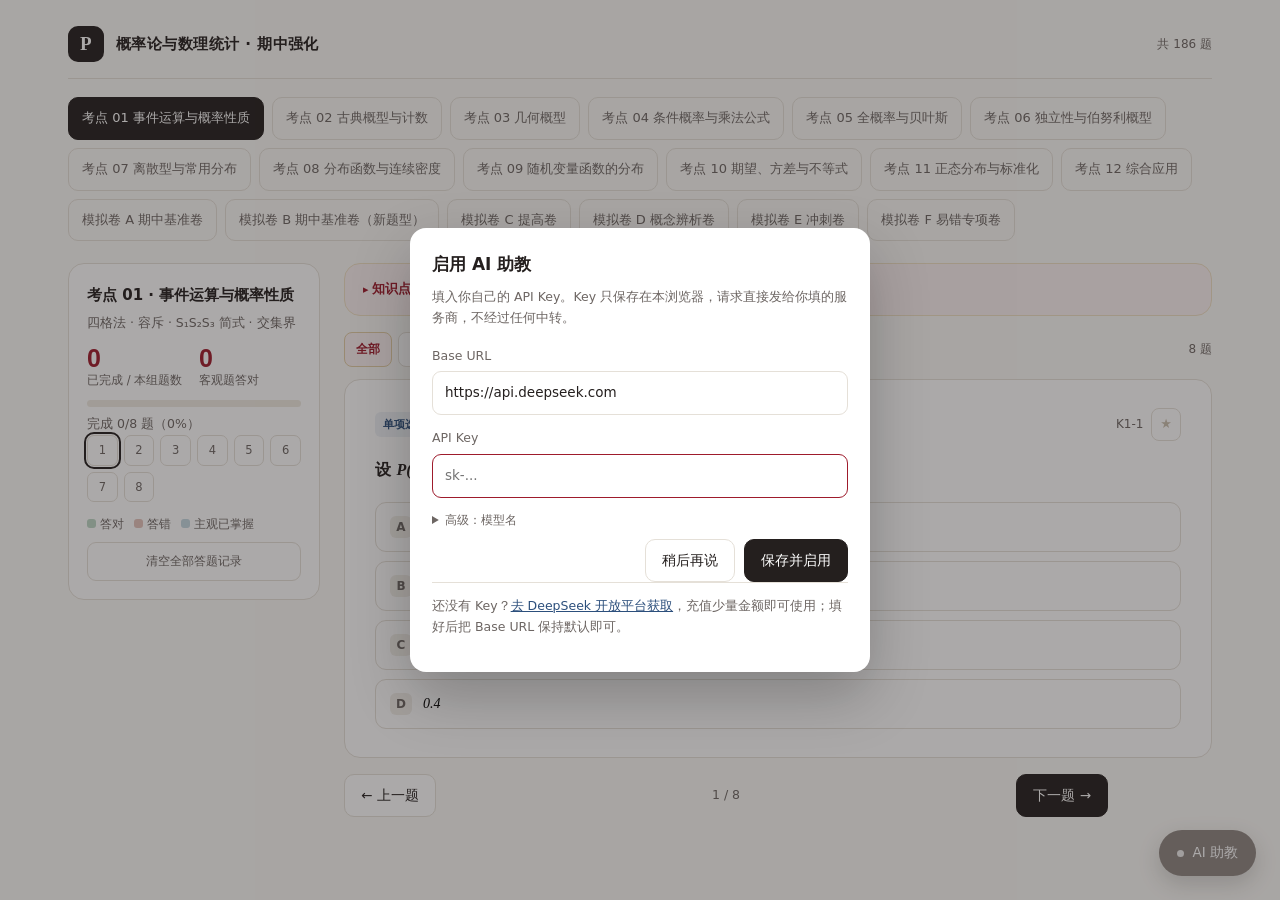
<file: docs/index.html>
<!doctype html>
<html lang="zh-CN">
<head>
<meta charset="utf-8">
<meta name="viewport" content="width=device-width, initial-scale=1, viewport-fit=cover">
<meta name="color-scheme" content="light">
<meta name="theme-color" content="#faf9f6">
<title>概率论与数理统计 · 期中强化</title>
<style>
:root{--bg:#faf9f6;--surface:#fff;--ink:#241f1e;--muted:#6d6663;--line:#e5e0d8;--gold:#9E1B2C;--gold-bg:#fbf1f1;--blue:#2c4f7c;--blue-bg:#eef2f7;--green:#2f6b4f;--green-bg:#edf4ef;--red:#a33e32;--red-bg:#fbeeea;--radius:16px}
*{box-sizing:border-box}
html{-webkit-text-size-adjust:100%}
body{margin:0;background:var(--bg);color:var(--ink);font:15px/1.75 "Microsoft YaHei","PingFang SC",system-ui,sans-serif}
button,input,select,textarea{font:inherit}
button{cursor:pointer;transition:background .15s,border-color .15s,color .15s;touch-action:manipulation;-webkit-tap-highlight-color:transparent}
button:disabled{cursor:default}
a{color:var(--blue)}
.wrap{max-width:1200px;margin:0 auto;padding:26px 28px 46px}
.topbar{display:flex;justify-content:space-between;align-items:center;gap:14px;padding-bottom:16px;border-bottom:1px solid var(--line)}
.brand{display:flex;align-items:center;gap:12px;font-weight:700;letter-spacing:.03em;min-width:0}
.brandmark{display:grid;place-items:center;background:var(--ink);color:#fff;border-radius:10px;width:36px;height:36px;flex:0 0 36px;font-family:Georgia,serif;font-size:19px}
.brand>span:last-child{overflow:hidden;text-overflow:ellipsis;white-space:nowrap}
.topnote{color:var(--muted);font-size:12px;text-align:right;white-space:nowrap}
.tabs{display:flex;flex-wrap:wrap;gap:8px;margin:18px 0 22px}
.tab{background:transparent;border:1px solid var(--line);border-radius:10px;padding:9px 13px;color:var(--muted);font-size:13px}
.tab:hover{border-color:#cfc7b8;color:var(--ink)}
.tab[aria-selected="true"]{background:var(--ink);border-color:var(--ink);color:#fff}
.layout{display:grid;grid-template-columns:252px minmax(0,1fr);gap:24px;align-items:start}
.sidebar{position:sticky;top:18px}
.panel{background:var(--surface);border:1px solid var(--line);border-radius:var(--radius);padding:18px}
.panel+.panel{margin-top:14px}
.panel h2{font-size:15px;margin:0 0 4px}
.panel p{margin:0;font-size:12.5px;color:var(--muted)}
.pack-subtitle{font-size:12px;color:var(--muted);margin:0 0 12px;line-height:1.6}
.stats{display:grid;grid-template-columns:1fr 1fr;gap:10px;margin:12px 0}
.stat-number{font:700 25px/1.1 -apple-system,"Segoe UI",Roboto,"PingFang SC",sans-serif;color:var(--gold);font-variant-numeric:lining-nums tabular-nums}
.stat-label{font-size:11.5px;color:var(--muted);line-height:1.4}
.progress{height:7px;background:#efeae1;border-radius:99px;overflow:hidden;margin:10px 0 6px}
.progress span{display:block;height:100%;width:0;background:var(--gold);transition:width .25s}
.progress-caption{font-size:11.5px;color:var(--muted);margin:0 0 12px}
.map{display:grid;grid-template-columns:repeat(6,minmax(0,1fr));gap:6px}
.map button{aspect-ratio:1;border:1px solid var(--line);background:#fff;border-radius:7px;font-size:11.5px;color:var(--muted);padding:0;position:relative}
.map button:hover{border-color:#c9bfae}
.map button.done{background:var(--green-bg);border-color:#bcd6c5;color:var(--green);font-weight:700}
.map button.wrong{background:var(--red-bg);border-color:#e3c3bb;color:var(--red);font-weight:700}
.map button.mastered{background:var(--blue-bg);border-color:#c3d7e0;color:var(--blue);font-weight:700}
.map button.current{outline:2px solid var(--ink);outline-offset:1px}
.map button.star::after{content:"★";position:absolute;top:-2px;right:1px;font-size:8px;color:var(--gold)}
.legend{display:flex;flex-wrap:wrap;gap:10px;margin-top:12px;font-size:11.5px;color:var(--muted)}
.legend i{display:inline-block;width:9px;height:9px;border-radius:3px;margin-right:4px}
.legend .g{background:#bcd6c5}.legend .r{background:#e3c3bb}.legend .b{background:#c3d7e0}
.save-label{font-size:11px;color:var(--muted);margin-top:12px}
.save-label.error{color:var(--red)}
.reset{width:100%;margin-top:8px;background:#fff;border:1px solid var(--line);border-radius:9px;padding:8px;font-size:12px;color:var(--muted)}
.reset:hover{border-color:var(--red);color:var(--red)}
.main{min-width:0}
.notes{background:var(--gold-bg);border:1px solid #efe0c4;border-radius:var(--radius);padding:14px 18px;margin-bottom:16px;font-size:13px}
.notes summary{cursor:pointer;font-weight:700;color:var(--gold);font-size:13px;list-style:none}
.notes summary::-webkit-details-marker{display:none}
.notes summary::before{content:"▸ ";font-size:11px}
.notes[open] summary::before{content:"▾ "}
.notes .notes-body{margin-top:10px;color:#5b554c;line-height:1.85}
.notes .notes-body p{margin:0 0 6px}
.notes .notes-body ul{margin:4px 0 8px 1.2em;padding:0}
.notes .notes-body li{margin:3px 0;padding-left:2px}
.notes .notes-body p:last-child{margin:0}
.sol ul{margin:6px 0 8px 1.2em;padding:0}
.sol li{margin:4px 0}
.toolbar{display:flex;align-items:center;justify-content:space-between;gap:10px;margin-bottom:12px;flex-wrap:wrap}
.filters{display:flex;gap:6px;flex-wrap:wrap}
.filter{background:#fff;border:1px solid var(--line);border-radius:8px;padding:6px 11px;font-size:12px;color:var(--muted)}
.filter[aria-pressed="true"]{background:var(--gold-bg);border-color:#e2cda5;color:var(--gold);font-weight:700}
.filter-count{font-size:12px;color:var(--muted)}
.card{background:var(--surface);border:1px solid var(--line);border-radius:var(--radius);padding:28px 30px;min-height:340px}
.qtop{display:flex;align-items:center;gap:8px;margin-bottom:14px;flex-wrap:wrap}
.badge{font-size:11px;padding:3px 8px;border-radius:6px;background:var(--blue-bg);color:var(--blue);font-weight:700}
.badge.pts{background:var(--gold-bg);color:var(--gold);border:1px solid rgba(158,27,44,.18)}
.badge.chap{background:#f2efe9;color:var(--muted)}
.qid{font-size:12px;color:var(--muted);margin-left:auto}
.star{background:none;border:1px solid var(--line);border-radius:8px;padding:4px 8px;font-size:13px;color:#c9bfae}
.star[aria-pressed="true"]{color:var(--gold);border-color:#e2cda5;background:var(--gold-bg)}
.stem{font-size:16px;line-height:1.85;margin:0 0 18px;font-weight:600}
.stem .sub{font-weight:400;color:var(--muted);font-size:13.5px}
.opts{display:flex;flex-direction:column;gap:9px}
.opt{display:flex;gap:11px;align-items:flex-start;text-align:left;background:#fff;border:1px solid var(--line);border-radius:11px;padding:12px 14px;font-size:14px;line-height:1.7;width:100%}
.opt:hover{border-color:#cfc7b8;background:#fdfcfa}
.opt .k{flex:0 0 22px;height:22px;border-radius:6px;background:#f2efe9;color:var(--muted);display:grid;place-items:center;font-size:12px;font-weight:700;margin-top:1px}
.opt.picked{border-color:var(--ink);background:#fbfaf7}
.opt.correct{border-color:#9cc4ab;background:var(--green-bg)}
.opt.correct .k{background:#bcd6c5;color:var(--green)}
.opt.wrong{border-color:#e0bcb3;background:var(--red-bg)}
.opt.wrong .k{background:#e3c3bb;color:var(--red)}
.opt[disabled]{opacity:1}
.judge{display:grid;grid-template-columns:1fr 1fr;gap:9px}
.fillrow{display:flex;flex-wrap:wrap;gap:10px;align-items:center;margin-bottom:12px}
.fillrow label{font-size:13.5px;color:var(--muted);min-width:100%}
.fillrow input{border:1px solid var(--line);border-radius:9px;padding:9px 12px;width:190px;background:#fff}
.fillrow input:focus{outline:2px solid var(--blue);outline-offset:1px;border-color:var(--blue)}
.actions{display:flex;gap:10px;flex-wrap:wrap;margin-top:16px}
.btn{background:var(--ink);color:#fff;border:1px solid var(--ink);border-radius:10px;padding:9px 16px;font-size:13.5px}
.btn:hover{background:#2b2926}
.btn.ghost{background:#fff;color:var(--ink);border-color:var(--line)}
.btn.ghost:hover{border-color:#cfc7b8;background:#fbfaf7}
.fb{margin-top:16px;border-radius:12px;padding:14px 16px;font-size:13.5px;line-height:1.8}
.fb.ok{background:var(--green-bg);border:1px solid #c9dece}
.fb.no{background:var(--red-bg);border:1px solid #e6c8c0}
.fb.info{background:var(--blue-bg);border:1px solid #c8dae2}
.fb h3{margin:0 0 6px;font-size:13px;letter-spacing:.04em}
.fb p{margin:0 0 6px}
.fb p:last-child{margin:0}
.sol{margin-top:14px;border-top:1px dashed var(--line);padding-top:12px;font-size:13.5px;color:#4d4842;line-height:1.85;display:none}
.sol.show{display:block}
.sol b{color:var(--gold)}
.stem,.sol,.fb,.notes-body{overflow-wrap:break-word}
.pager{display:flex;align-items:center;justify-content:space-between;gap:10px;margin-top:16px}
.pager .btn{display:inline-flex;align-items:center;gap:6px}
@media(min-width:901px) and (max-width:1407px){.has-ai .pager{padding-right:104px}}
.pos{font-size:12.5px;color:var(--muted);min-width:0;white-space:nowrap;overflow:hidden;text-overflow:ellipsis}
.empty{padding:40px 10px;text-align:center;color:var(--muted);font-size:14px}
@media(max-width:900px){
  .layout{display:flex;flex-direction:column}
  .main{order:1}
  .sidebar{order:2;position:static}
  .wrap{padding:20px 16px calc(84px + env(safe-area-inset-bottom))}
  .card{padding:20px 18px}
  .tabs{flex-wrap:nowrap;overflow-x:auto;-webkit-overflow-scrolling:touch;padding-bottom:6px;scrollbar-width:thin}
  .tab{flex:0 0 auto;white-space:nowrap}
  .brand{font-size:14px}
  .topnote{font-size:11px}
  .pager{position:sticky;bottom:0;z-index:30;margin:14px -16px 0;padding:10px 16px calc(10px + env(safe-area-inset-bottom));
    background:rgba(250,249,246,.94);-webkit-backdrop-filter:blur(8px);backdrop-filter:blur(8px);border-top:1px solid var(--line)}
  .pager .btn{min-height:44px}
  .notes{overflow:hidden}
}
@media(max-width:520px){
  .topnote{display:none}
  .brand>span:last-child{font-size:13px}
  .map{grid-template-columns:repeat(8,1fr)}
  .judge{grid-template-columns:1fr}
  .wrap{padding:16px 12px calc(80px + env(safe-area-inset-bottom))}
  .card{padding:18px 14px;min-height:0}
  .stem{font-size:15.5px;line-height:1.8}
  .opt{padding:11px 12px}
  .fillrow label{min-width:100%}
  .fillrow input{width:100%}
  .pager{margin-left:-12px;margin-right:-12px;padding-left:12px;padding-right:12px}
  .pager{gap:8px}
  .pager .btn{flex:1 1 0;min-width:0;justify-content:center;padding:11px 10px}
  .notes{padding:12px 13px}
  .panel{padding:14px}
  .tabs{margin:14px -12px 16px;padding:0 12px 6px}
  .qtop{gap:6px}
  .qid{margin-left:0}
}
@media(max-width:360px){
  .map{grid-template-columns:repeat(6,1fr)}
  .wrap{padding:14px 10px calc(80px + env(safe-area-inset-bottom))}
  .pager{margin-left:-10px;margin-right:-10px;padding-left:10px;padding-right:10px}
  .tabs{margin-left:-10px;margin-right:-10px;padding-left:10px;padding-right:10px}
}

.m{font-family:"Cambria Math","Latin Modern Math",Georgia,serif;font-style:italic;white-space:nowrap}
.m .frac{display:inline-flex;flex-direction:column;vertical-align:middle;text-align:center;margin:0 .18em;font-size:.94em;line-height:1.18}
.m .frac .fn{border-bottom:1px solid currentColor;padding:0 .18em}
.m .frac .fd{padding:0 .18em}
.m .sqrt .sq{border-top:1px solid currentColor;padding:0 .16em}
.m .binom sub,.m .binom sup{font-size:.72em;vertical-align:baseline}
.m .binom sup{vertical-align:super}
.m .binom sub{vertical-align:-.25em}
.m .ovl{text-decoration:overline}
.m .acc,.eq .acc{text-decoration:overline;margin:0 .13em;padding:0}
.cases{display:inline-flex;align-items:center;vertical-align:middle;margin:0 .25em}
.cbrace{font-weight:300;line-height:.82;margin-right:.1em;transform:translateY(-.02em)}
.crows{display:inline-grid;grid-template-columns:max-content max-content;column-gap:.95em;row-gap:.1em;text-align:left}
.crow{display:contents}
.crow .cl{text-align:right;white-space:nowrap}
.crow .cr{text-align:left;white-space:nowrap}
.eq .cases{font-size:1.02em}
.m .up{font-style:normal}
.m sup,.m sub{font-size:.72em}
.notes .m{font-style:italic}
.eqi{font-weight:400}
.eq{display:block;text-align:center;margin:11px 0;font-family:"Cambria Math","Latin Modern Math",Georgia,serif;font-style:italic;line-height:1.95;max-width:100%;overflow-x:auto;overflow-y:hidden;scrollbar-width:thin}
.eq .frac{display:inline-flex;flex-direction:column;vertical-align:middle;text-align:center;margin:0 .22em;line-height:1.2;font-size:.96em}
.eq .frac .fn{border-bottom:1px solid currentColor;padding:0 .22em}
.eq .frac .fd{padding:0 .22em}
.eq sup,.eq sub{font-size:.72em}
.eq .ovl{text-decoration:overline}
@media(pointer:coarse){.fillrow input{font-size:16px}}
</style>
<style>
/* AI 助教 · 前端直连版（无后端） */
#ai-fab{position:fixed;right:24px;bottom:24px;z-index:60;display:inline-flex;align-items:center;gap:8px;
  padding:11px 18px;border:none;border-radius:99px;cursor:pointer;font:inherit;font-size:13.5px;
  background:var(--gold);color:#fff;box-shadow:0 8px 22px rgba(158,27,44,.28)}
#ai-fab:hover{filter:brightness(1.06)}
#ai-fab .dot{width:7px;height:7px;border-radius:50%;background:#fff;opacity:.85}
#ai-fab.off{background:#8d8580;box-shadow:0 8px 22px rgba(36,31,30,.18)}

#ai-panel{position:fixed;top:0;right:0;bottom:0;width:440px;max-width:100vw;height:100dvh;z-index:70;display:none;
  flex-direction:column;background:var(--surface);border-left:1px solid var(--line);
  box-shadow:-12px 0 40px rgba(36,31,30,.14)}
#ai-panel.open{display:flex}
#ai-panel header{display:flex;align-items:center;gap:8px;padding:12px 14px;border-bottom:1px solid var(--line);background:var(--bg)}
#ai-panel header strong{font-size:14px;letter-spacing:.02em}
#ai-model{font:inherit;font-size:12px;padding:5px 8px;border:1px solid var(--line);border-radius:8px;background:#fff;color:var(--ink);max-width:140px}
#ai-gear{margin-left:auto;border:none;background:none;font-size:15px;line-height:1;color:var(--muted);cursor:pointer;padding:2px 4px}
#ai-gear:hover{color:var(--ink)}
#ai-close{border:none;background:none;font-size:20px;line-height:1;color:var(--muted);cursor:pointer;padding:0 4px}
#ai-close:hover{color:var(--ink)}
#ai-msgs{flex:1;overflow-y:auto;padding:14px;display:flex;flex-direction:column;gap:12px;background:var(--bg)}
.ai-msg{max-width:96%;font-size:13.5px;line-height:1.72}
.ai-msg.user{align-self:flex-end;background:var(--gold);color:#fff;padding:8px 12px;border-radius:12px 12px 3px 12px;white-space:pre-wrap}
.ai-msg.bot{align-self:flex-start;background:#fff;border:1px solid var(--line);border-radius:12px 12px 12px 3px;padding:10px 13px}
.ai-msg.bot p{margin:0 0 8px}
.ai-msg.bot p:last-child{margin-bottom:0}
.ai-msg.bot ul{margin:6px 0 6px 1.15em;padding:0}
.ai-msg.bot code{background:var(--bg);padding:1px 5px;border-radius:4px;font-size:.92em}
.ai-msg .eq{font-size:1.02em}
.ai-msg .m{font-family:"Cambria Math","Latin Modern Math",Georgia,serif;font-style:italic}
.ai-msg .up{font-style:normal}
.ai-msg.err{border-color:#a33e32;color:#a33e32}
.ai-reasoning{font-size:12px;color:var(--muted);border-left:3px solid var(--line);padding:4px 8px;margin-bottom:6px;white-space:pre-wrap;max-height:110px;overflow-y:auto}
.ai-quick{display:flex;gap:6px;padding:8px 12px;border-top:1px solid var(--line);flex-wrap:wrap;background:var(--surface)}
.ai-quick button{font:inherit;font-size:12px;padding:4px 10px;border:1px solid var(--line);border-radius:99px;background:#fff;color:var(--muted);cursor:pointer}
.ai-quick button:hover{border-color:var(--gold);color:var(--gold)}
.ai-inputrow{display:flex;gap:8px;align-items:flex-end;padding:10px 12px;background:var(--bg);border-top:1px solid var(--line)}
#ai-input{flex:1;min-height:46px;max-height:120px;padding:9px 12px;border:1px solid var(--line);border-radius:10px;
  font:inherit;font-size:13.5px;resize:none;background:#fff;color:var(--ink)}
#ai-send{white-space:nowrap}

.aigrade{margin-top:10px;border:1px solid var(--line);border-left:3px solid var(--gold);border-radius:8px;padding:10px 12px;background:var(--gold-bg)}
.aigrade .hd{display:flex;align-items:center;gap:10px;font-size:13px;margin-bottom:4px}
.aigrade .sc{font-weight:600;color:var(--gold)}
.aigrade .mdl{font-size:11px;color:var(--muted);margin-left:auto}
.aigrade p{margin:0;font-size:13px;line-height:1.7;color:var(--ink)}

.solinput{margin:0 0 12px}
.solinput label{display:block;font-size:12.5px;color:var(--muted);margin-bottom:6px}
.solinput textarea{width:100%;box-sizing:border-box;padding:10px 12px;border:1px solid var(--line);border-radius:10px;
  font:inherit;font-size:13.5px;line-height:1.7;background:#fff;color:var(--ink);resize:vertical;min-height:96px}
.solinput textarea:focus{outline:none;border-color:var(--gold)}

/* 设置弹窗 */
#ai-setup{position:fixed;inset:0;z-index:90;display:none;align-items:center;justify-content:center;padding:20px;background:rgba(36,31,30,.38)}
#ai-setup.open{display:flex}
.ai-modal-box{width:min(460px,100%);background:var(--surface);border-radius:16px;padding:22px 22px 18px;box-shadow:0 24px 60px rgba(0,0,0,.24);max-height:92vh;overflow-y:auto}
.ai-modal-box h3{margin:0 0 6px;font-size:17px}
.ai-modal-box>p{margin:0 0 16px;font-size:12.5px;color:var(--muted);line-height:1.7}
.ai-field{display:block;margin-bottom:12px;font-size:12.5px;color:var(--muted)}
.ai-field input{display:block;width:100%;box-sizing:border-box;margin-top:5px;padding:9px 12px;border:1px solid var(--line);border-radius:9px;font:inherit;font-size:13.5px;background:#fff;color:var(--ink)}
.ai-field input:focus{outline:none;border-color:var(--gold)}
.ai-modal-box details{margin:2px 0 6px}
.ai-modal-box summary{cursor:pointer;font-size:12px;color:var(--muted)}
.ai-modal-actions{display:flex;justify-content:flex-end;gap:9px;margin-top:8px}
.ai-modal-hint{margin:14px 0 0;font-size:12px;color:var(--muted);line-height:1.7;border-top:1px solid var(--line);padding-top:12px}
.ai-modal-hint a{color:var(--blue)}
.ai-err{color:var(--red);font-size:12px;margin:6px 0 0;display:none}

@media (max-width:900px){
  #ai-fab{right:16px;bottom:calc(80px + env(safe-area-inset-bottom))}
}
@media (max-width:721px){
  #ai-fab{right:12px;bottom:calc(76px + env(safe-area-inset-bottom));padding:10px 14px}
  #ai-panel{width:100vw;border-left:none}
  #ai-panel header{padding-top:calc(12px + env(safe-area-inset-top))}
  .ai-inputrow{padding-bottom:calc(10px + env(safe-area-inset-bottom))}
  #ai-setup{padding:12px;align-items:flex-start;overflow-y:auto}
  .ai-modal-box{margin:auto;border-radius:14px;padding:18px 16px 14px}
  .ai-msg{max-width:100%}
  .ai-quick button{padding:6px 12px}
  #ai-input,.solinput textarea,.ai-field input{font-size:16px}
  #ai-close{padding:0 8px;font-size:24px}
  #ai-gear{padding:4px 8px;font-size:17px}
  #ai-model{max-width:120px}
}

</style>
</head>
<body>
<div class="wrap">
<header class="topbar">
  <div class="brand"><span class="brandmark">P</span><span>概率论与数理统计 · 期中强化</span></div>
  <div class="topnote">共 186 题</div>
</header>

<nav id="pack-tabs" class="tabs" aria-label="切换板块"></nav>

<div class="layout">
<aside class="sidebar">
  <section class="panel">
    <h2 id="pack-name">—</h2>
    <p class="pack-subtitle" id="pack-subtitle"></p>
    <div class="stats">
      <div><div class="stat-number" id="done-number">0</div><div class="stat-label">已完成 / 本组题数</div></div>
      <div><div class="stat-number" id="correct-number">0</div><div class="stat-label">客观题答对</div></div>
    </div>
    <div class="progress" role="progressbar" aria-valuemin="0" aria-valuemax="100" aria-valuenow="0"><span id="progress-bar"></span></div>
    <p class="progress-caption" id="progress-caption"></p>
    <div id="question-map" class="map" aria-label="题号导航"></div>
    <div class="legend"><span><i class="g"></i>答对</span><span><i class="r"></i>答错</span><span><i class="b"></i>主观已掌握</span></div>
    <p id="storage-status" class="save-label"></p>
    <button id="reset-all" class="reset" type="button">清空全部答题记录</button>
  </section>
</aside>

<main class="main">
  <details class="notes" id="pack-notes"><summary>知识点梳理</summary><div class="notes-body"></div></details>
  <div class="toolbar">
    <div class="filters" id="filters"></div>
    <span id="filter-count" class="filter-count"></span>
  </div>
  <article id="question-card" class="card"></article>
  <nav class="pager">
    <button id="prev" class="btn ghost" type="button">← 上一题</button>
    <span id="page-position" class="pos"></span>
    <button id="next" class="btn" type="button">下一题 →</button>
  </nav>
</main>
</div>
</div>
<div id="announcement" role="status" aria-live="polite" style="position:absolute;width:1px;height:1px;overflow:hidden;clip:rect(0 0 0 0)"></div>

<script id="quiz-data" type="application/json">{"packs":[{"id":"K1","head":"考点 01","name":"事件运算与概率性质","subtitle":"四格法 · 容斥 · S₁S₂S₃ 简式 · 交集界","notes":"\n**事件语言**：$A\\cup B$ 至少一个；$AB$ 同时；$A-B=A\\bar B$ 只有 A；$A\\bar B\\cup\\bar AB$ 恰有一个。\n\n**上划线怎么看（全章最容易混的一处）**：\n- $\\bar A\\,\\bar B$：两条**短**线，各盖住一个字母 $\\Rightarrow$「$A$ 不发生」**且**「$B$ 不发生」。\n- $\\overline{AB}$：一条**长**线，盖住整块 $AB$ $\\Rightarrow$「$A$ 与 $B$ 同时发生」不成立 $\\Rightarrow$ 至少一个不发生。\n\n两者正好是德摩根的一对：\n$\\bar A\\,\\bar B=\\overline{A\\cup B}$（都不发生 = 并非至少一个发生），\n$\\overline{AB}=\\bar A\\cup\\bar B$（不同时发生 = 至少一个不发生）。\n\n**口诀**：线长盖谁，谁就整体取反；线短各自盖，先各自取反再取交。\n算数值时：$P(\\bar A\\,\\bar B)=1-P(A\\cup B)$，而 $P(\\overline{AB})=1-P(AB)$，**两者一般不相等**。\n\n**必背三条**：\n- $P(A\\cup B)=P(A)+P(B)-P(AB)$\n- $P(A-B)=P(A)-P(AB)$\n- $P(\\bar A)=1-P(A)$\n\n**三事件速算**（考场上比画韦恩图快）：令 $S_1=\\sum P$，$S_2=\\sum P(\\text{两两交})$，$S_3=P(ABC)$，则\n恰好一个 $=S_1-2S_2+3S_3$；恰好两个 $=S_2-3S_3$；至少两个 $=S_2-2S_3$。\n\n**四格法**：设 $u=P(AB)$、$v=P(A\\bar B)$、$w=P(\\bar AB)$、$z=P(\\bar A\\bar B)$，四项非负、和为 1。则\n$P(A)=u+v$，$P(B)=u+w$，$P(\\bar A\\bar B)=z$，**独立 $\\Leftrightarrow uz=vw$**。\n条件概率在四格里就是「行内做比」：$P(A\\mid\\bar B)=\\dfrac{v}{v+z}$。\n\n**交集界**：$\\max(0,P(A)+P(B)-1)\\le P(AB)\\le\\min(P(A),P(B))$。\n"},{"id":"K2","head":"考点 02","name":"古典概型与计数","subtitle":"分房 · 抽签 · 圆排列 · 配对问题","notes":"\n**两大前提**：样本点有限、等可能。缺一个就不能用古典概型。\n\n**四种抽取口径**（从 $N$ 个中取 $n$ 个）：\n- 不放回且有序：$A_N^n=\\dfrac{N!}{(N-n)!}$\n- 不放回且无序：$\\binom{N}{n}$\n- 放回且有序：$N^n$\n- 放回且无序：各多重集**不等可能**，不能直接用计数做分母\n\n**高频模型**：\n- 分房：$n$ 人进 $m$ 房共 $m^n$ 种；每房至多一人 $\\dfrac{A_m^n}{m^n}$。\n- 抽签：不放回时任一固定位置抽到目标签的概率恒为 $\\dfrac{1}{N}$（与顺序无关）。\n- 圆排列：$n$ 人围坐 $(n-1)!$；两人相邻 $2(n-2)!$，概率 $\\dfrac{2}{n-1}$。\n- 排队间隔：$n$ 人一排，甲乙之间恰 $k$ 人概率 $\\dfrac{2(n-k-1)}{n(n-1)}$。\n- 错排：$n$ 封信全装错 $D_n=n!\\sum_{k=0}^{n}\\dfrac{(-1)^k}{k!}$；恰 $k$ 封装对 $=\\binom{n}{k}D_{n-k}$。\n\n**易错**：分子分母必须同一口径；「至少」优先取补。\n"},{"id":"K3","head":"考点 03","name":"几何概型","subtitle":"面积比 · 会面 · 断棒 · 角度区域","notes":"\n**公式**：$P(A)=\\dfrac{m(A)}{m(\\Omega)}$，长度／面积／体积之比。\n\n**会面模板**：两人在 $[0,T]$ 独立均匀到达，先到者等 $d$：\n$$P=1-\\left(\\frac{T-d}{T}\\right)^2$$\n只算「甲等乙」一侧时，再除以 2。\n\n**断棒模板**：长度 $l$ 上取两断点 $x<y$，三段 $x,\\ y-x,\\ l-y$。\n成三角形 $\\Leftrightarrow$ 每段 $<l/2$，有利面积 $l^2/8$，总 $l^2/2$，故 $P=1/4$。\n\n**角度型**：区域是圆／半圆时，把「夹角 $<\\theta$」化成 $y<kx$（$k=\\tan\\theta$），再用**扇形减三角形**算面积，不要直接目测。\n\n**易错**：单点概率为 0，但事件并非不可能；「随机」必须落实成均匀取点。\n"},{"id":"K4","head":"考点 04","name":"条件概率与乘法公式","subtitle":"方向别搞反 · 乘法链 · 抽签的条件性","notes":"\n**定义**：$P(A\\mid B)=\\dfrac{P(AB)}{P(B)}$，$P(B)>0$。\n\n**乘法链**：$P(A_1A_2\\cdots A_n)=P(A_1)P(A_2\\mid A_1)\\cdots P(A_n\\mid A_1\\cdots A_{n-1})$。\n每一步的**分母是当前剩余总数**，分子随已取走的颜色动态变化。\n\n**条件概率也是概率**：固定 $B$ 后，$P(\\cdot\\mid B)$ 满足全部三条公理，因此\n$P(\\bar A\\mid B)=1-P(A\\mid B)$、$P(A\\cup C\\mid B)=P(A\\mid B)+P(C\\mid B)-P(AC\\mid B)$。\n\n**两条铁律**：\n- $P(A\\mid B)$ 与 $P(B\\mid A)$ 分母不同，一般**不相等**。\n- $P(A\\mid B)+P(A\\mid\\bar B)=1$ **不成立**（成立的是 $P(A\\mid B)+P(\\bar A\\mid B)=1$）。\n\n**抽签的边际性**：不放回抽样中「第 $k$ 次取到某色」的概率与 $k$ 无关；但**条件概率会变**，不要混。\n"},{"id":"K5","head":"考点 05","name":"全概率与贝叶斯","subtitle":"划分 · 两阶段抽检 · 检测问题 · 假阳性","notes":"\n**全概率**（$\\{B_i\\}$ 是划分：两两互斥、并为 $\\Omega$）：\n$$P(A)=\\sum_i P(B_i)P(A\\mid B_i)$$\n\n**贝叶斯**：\n$$P(B_j\\mid A)=\\frac{P(B_j)P(A\\mid B_j)}{\\sum_i P(B_i)P(A\\mid B_i)}=\\frac{\\text{分子}}{\\text{全概率}}$$\n\n**方向判断**：知道来源求结果 $\\to$ 全概率；知道结果反查来源 $\\to$ 贝叶斯。\n路径上**相乘**，互斥路径之间**相加**。\n\n**两阶段抽检模板**（近年高频）：第一次抽到不合格后「从同一条生产线再抽一件」，说明第二次的条件概率仍用该线的不合格率，且两次独立，故\n$P(\\text{拒收}\\mid \\text{线 }i)=p_i^2$，再对生产线用全概率。**千万不要**把第二次写成全体不合格率。\n\n**检测问题**：患病率很低时，阳性者中真患者比例可能很低（基础率谬误）。答题必须写出\n$P(+\\mid \\text{病})$ 与 $P(+\\mid\\text{健康})$ 两个数。\n"},{"id":"K6","head":"考点 06","name":"独立性与伯努利概型","subtitle":"相互独立 · 系统可靠度 · 等比级数","notes":"\n**定义**：$A,B$ 独立 $\\Leftrightarrow P(AB)=P(A)P(B)$。独立事件**各取补后仍独立**。\n\n**三个事件相互独立**要 4 条等式全成立：三条两两乘积 + 一条三重乘积。\n**两两独立推不出相互独立**（经典反例：掷两枚硬币，$A$=第一枚正，$B$=第二枚正，$C$=两枚同面）。\n\n**至少一个发生**：$P\\left(\\bigcup A_i\\right)=1-\\prod(1-P(A_i))$，这是全课程最好用的一条。\n\n**系统可靠度**：串联相乘、并联取补。\n两个元件并联：$1-(1-p)^2$；再与第三个串联，整体乘 $p$。\n\n**轮流制**：一轮双方都没结束的概率记 $q$，则先手胜率 $\\dfrac{p_1}{1-q}$（等比级数）。\n"},{"id":"K7","head":"考点 07","name":"离散型与常用分布","subtitle":"二项 · 几何 · 负二项 · 超几何 · 泊松","notes":"\n**五种分布，认准「固定次数」还是「等第几次」**：\n\n- 0-1：$P(X=1)=p$；$E=p$，$D=pq$。\n- 二项 $B(n,p)$：**固定 $n$ 次**中成功 $k$ 次，$P=\\binom nk p^kq^{n-k}$；$E=np$，$D=npq$。\n- 几何 $G(p)$：**首次成功所需的次数**，从 1 开始，$P=q^{k-1}p$；$E=\\dfrac1p$，$D=\\dfrac q{p^2}$。\n- 负二项：**第 $r$ 次成功**所需总次数，$P=\\binom{k-1}{r-1}p^rq^{k-r}$；$E=\\dfrac rp$。\n- 超几何：$N$ 中 $M$ 个目标，不放回取 $n$，$P=\\dfrac{\\binom Mk\\binom{N-M}{n-k}}{\\binom Nn}$；$E=n\\dfrac MN$。\n- 泊松 $P(\\lambda)$：$P=\\dfrac{\\lambda^k}{k!}e^{-\\lambda}$；$E=D=\\lambda$。\n\n**三个「别搞混」**：\n- 「固定 5 次里中 3 次」是二项；「第 5 次才中第 3 次」是负二项；「第 5 次才首次中」是几何。\n- 超几何 vs 二项：**放回用二项，不放回用超几何**；$n/N$ 很小才能近似。\n- 二项 → 泊松：$n$ 大、$p$ 小、$\\lambda=np$ 适中。\n\n**几何的尾部最有用**：$P(X>m)=q^m$，$P(X\\ge m)=q^{m-1}$。\n"},{"id":"K8","head":"考点 08","name":"分布函数与连续密度","subtitle":"三条件 · 分段拼接 · 跳跃 · 混合型","notes":"\n**分布函数** $F(x)=P(X\\le x)$，判定三条件：单调不减、**右连续**、$F(-\\infty)=0,\\ F(+\\infty)=1$。\n\n**八个区间概率**（左端点是否扣、右端点是否计，按事件定义判断）：\n- $P(X<a)=F(a-)$，$P(X=a)=F(a)-F(a-)$\n- $P(a<X\\le b)=F(b)-F(a)$\n- $P(a\\le X\\le b)=F(b)-F(a-)$\n- $P(a<X<b)=F(b-)-F(a)$\n\n**连续型**：$F(x)=\\int_{-\\infty}^{x}f$，$P(X=a)=0$，在连续点 $F'=f$。\n密度**可以大于 1**，只需非负且积分为 1。\n\n**分段拼接三条检查**：接点两侧相等（连续性）、每段单调、两端极限 0 与 1。\n**只要求右连续**——左侧允许跳跃，跳跃高度就是该点的概率。\n\n**混合型**：既有连续部分又有点质量（如交通灯等待时间、$\\min(X,c)$）。做题先找跳点，再写分段。\n"},{"id":"K9","head":"考点 09","name":"随机变量函数的分布","subtitle":"分布函数法 · 单调公式 · 平方 · 截断","notes":"\n**万能路径**：先写 $F_Y(y)=P(g(X)\\le y)$，再与 $X$ 的取值范围取交，最后求导。\n\n**单调可导时**（$g'$ 不变号）：\n$$f_Y(y)=\\frac{f_X\\big(g^{-1}(y)\\big)}{\\big|g'\\big(g^{-1}(y)\\big)\\big|}$$\n线性特例：$f_{aX+b}(y)=\\dfrac1{|a|}f_X\\left(\\dfrac{y-b}{a}\\right)$。\n\n**非单调必须分支**，且只看**落在支持集内**的原像：\n- $Y=X^2$：$f_Y(y)=\\dfrac{f_X(\\sqrt y)+f_X(-\\sqrt y)}{2\\sqrt y}$，$y>0$。\n- $Y=|X|$：$f_Y(y)=f_X(y)+f_X(-y)$，$y>0$。\n\n**截断产生点质量**：\n$$P\\big(\\min(X,c)=c\\big)=1-F_X(c-),\\qquad P\\big(\\max(X,c)=c\\big)=F_X(c)$$\n截断后**既非离散也非连续**，是混合型，必须单独写出跳点的概率。\n\n**概率积分变换**：$F_X$ 连续时 $F_X(X)\\sim U(0,1)$；反过来 $F^{-1}(U)$ 的分布函数就是 $F$。\n"},{"id":"K10","head":"考点 10","name":"期望、方差与不等式","subtitle":"矩 · 阶乘矩 · 尾部求和 · 切比雪夫","notes":"\n**定义与性质**：\n- $E(aX+b)=aE(X)+b$，$D(aX+b)=a^2D(X)$。\n- $E(X+Y)=E(X)+E(Y)$ **不需要独立**；$D(X+Y)=D(X)+D(Y)$ **需要独立**（或至少不相关）。\n- $E(X^2)=D(X)+[E(X)]^2$。\n\n**函数期望不必先求分布**：$E[g(X)]=\\int g f$ 或 $\\sum g(x_i)p_i$。\n\n**两个高效工具**：\n- 非负整数型：$E X=\\sum_{j\\ge0}P(X>j)$。\n- 尾部积分：$E X=\\int_0^{\\infty}P(X>t)\\,dt$。\n\n**阶乘矩**：二项 $E[(X)_r]=(n)_rp^r$，泊松 $E[(X)_r]=\\lambda^r$；再配合 $X^2=(X)_2+X$ 反解方差。\n\n**切比雪夫**（$D$ 有限，$\\varepsilon>0$）：\n$$P(|X-EX|\\ge\\varepsilon)\\le\\frac{DX}{\\varepsilon^2}$$\n它只给**界**，不给精确值；下界为负时取 0。已知正态时才可算精确概率。\n"},{"id":"K11","head":"考点 11","name":"正态分布与标准化","subtitle":"标准化 · 对称性 · 区间概率 · 正态可加","notes":"\n**标准化**：$Z=\\dfrac{X-\\mu}{\\sigma}\\sim N(0,1)$，注意**第二个参数是方差**，除的是标准差。\n\n$$P(a\\le X\\le b)=\\Phi_0\\!\\left(\\frac{b-\\mu}{\\sigma}\\right)-\\Phi_0\\!\\left(\\frac{a-\\mu}{\\sigma}\\right)$$\n$$P(|X-\\mu|<c)=2\\Phi_0\\!\\left(\\frac c\\sigma\\right)-1$$\n\n**对称性**：$\\Phi_0(-z)=1-\\Phi_0(z)$；$P(X\\le\\mu)=\\dfrac12$。\n\n**常背数值**：$\\Phi_0(1)=0.8413$，$\\Phi_0(1.645)=0.95$，$\\Phi_0(1.96)=0.975$，$\\Phi_0(2)=0.9772$，$\\Phi_0(3)=0.9987$。\n一倍、两倍、三倍标准差内约为 $0.6827,\\ 0.9545,\\ 0.9973$。\n\n**可加性**：$X\\sim N(\\mu_1,\\sigma_1^2)$、$Y\\sim N(\\mu_2,\\sigma_2^2)$ 独立 $\\Rightarrow X+Y\\sim N(\\mu_1+\\mu_2,\\sigma_1^2+\\sigma_2^2)$。\n\n**两步套路**（近年最爱考）：先用正态算出「单次合格概率」$p$，再把「$n$ 次中至少 $k$ 次合格」建成二项尾部。\n"},{"id":"K12","head":"考点 12","name":"综合应用","subtitle":"递推 · 停止规则 · 混合分布 · 最优化","notes":"\n**递推三步**：定义状态与初值 $\\to$ 对上一步用全概率列出一阶差分 $\\to$ 解不动点、作差化等比。\n\n两状态通用式（$a$＝上轮在同侧仍留、$b$＝上轮在对侧跳过来）：\n$$p_{n+1}=b+(a-b)p_n,\\qquad p_n=p^*+(a-b)^n(p_0-p^*),\\quad p^*=\\frac{b}{1-a+b}$$\n\n**赌徒输光**（总资金 $N$，起始 $i$，赢率 $p$）：\n$$W_i=\\begin{cases} \\dfrac iN, & p=\\dfrac12 \\\\[6pt] \\dfrac{1-(q/p)^i}{1-(q/p)^N}, & p\\ne\\dfrac12\\end{cases}$$\n\n**分赌本**：甲还需 $a$ 局、乙还需 $b$ 局，补齐 $a+b-1$ 局虚拟结果，甲赢当且仅当其中至少 $a$ 胜。\n\n**混合分布**：按来源加权\n$$F=\\sum w_iF_i,\\qquad S=\\sum w_iS_i,\\qquad E X=\\sum w_i\\mu_i$$\n反查来源时把 $S_i(t)$ 当似然用贝叶斯。\n\n**报童模型**：售价 $r$、进价 $c$，需求连续分布 $F$，最优进货量满足\n$$F(y^*)=\\frac{r-c}{r}$$\n即「临界分位点」。\n"},{"id":"MA","head":"模拟卷 A","name":"期中基准卷","subtitle":"12 单选 + 3 解答 · 100 分 · 90 分钟","notes":"\n**整卷结构**（与 24–25、25–26 两套真题一致）：\n\n- 一、单项选择题：12 题 × 5 分 = 60 分\n- 二、解答题：第 1 题 12 分、第 2 题 12 分、第 3 题 16 分 = 40 分\n- 总分 100 分，建议 90 分钟闭卷完成。\n\n**本卷定位**：把两章的基础题型完整走一遍，难度对标 24–25 卷。**先做这套摸底线**，再上 C、D、E 三套提高卷。\n\n**时间分配建议**：选择 35 分钟，解答 50 分钟，检查 5 分钟。\n\n**答题顺序**：先做会做的选择，把卡住的标记跳过；解答题按「13 → 14 → 15」顺序做，最后一道是连续型综合，分步给分，写一步得一步。\n"},{"id":"MB","head":"模拟卷 B","name":"期中基准卷（新题型）","subtitle":"12 单选 + 3 解答 · 100 分 · 90 分钟","notes":"\n**本卷定位**：对标 25–26 卷（线上机考版），题目场景更新，压轴题考 Pareto 分布。\n\n**与 A 卷的区别**：\n- 选择题更偏「判断哪个说法正确」，需要逐个验证，不能靠套公式；\n- 解答题第 1 题要求写出**样本空间**并用集合表示事件（新增题型，占分不少）；\n- 第 3 题是重尾分布，考「方差存在的参数条件」与对数变换，是本卷的分水岭。\n\n**得分策略**：\n- 前 10 题尽量全对（50 分）；\n- 解答第 1 题是送分题，样本空间写全就给分；\n- 第 3 题的 (a) 问几乎是白给（$6$ 分），(b)(c) 能写多少写多少。\n"},{"id":"MC","head":"模拟卷 C","name":"提高卷","subtitle":"多步综合 · 计算量加大 · 100 分 / 90 分钟","notes":"\n**本卷定位**：难度高于真题平均线，用来把「会做但不熟」的题型练到条件反射。\n\n**三个新增考点**：\n- 选择题第 2 题是**曲线与直线围面积的几何概型**，要解 $b\\le a^2$ 这种非线性不等式；\n- 第 4 题是**三门问题**，考条件概率的方向，答错的人多半把「主持人开门」当成随机事件；\n- 第 14 题是**递推**，必须自己写出一阶差分并解不动点。\n\n**做法建议**：\n- 限时 90 分钟，卡住的题超过 3 分钟就跳过；\n- 做完先别看解析，把错题重算一遍再看；\n- 若某题连续两次算错，回到对应考点把「梳理」那段重读一遍。\n\n**分数参照**：60 分以下说明基础题型还不熟，先回去做 A、B 卷；75 分以上可以上 E 卷。\n"},{"id":"MD","head":"模拟卷 D","name":"概念辨析卷","subtitle":"12 道判断型选择 · 专治「好像对」","notes":"\n**本卷定位**：不与计算较劲，专门拆概念。12 道选择题全部是「下列说法正确的是／错误的是」，覆盖历年卷子里出现频率最高的 12 组混淆点。\n\n**为什么单独做一套**：\n历年真题里，选择题失分的主因不是不会算，而是**概念边界模糊**——把「互斥」当「独立」、把「密度」当「概率」、把「不相关」当「独立」。这类错误一旦形成，计算再熟也会反复丢分。\n\n**做题方式**：\n- 每道题先在心里给每个选项判「对／错」，并想一个**反例**；\n- 想不出反例的选项，才算「可能是对的」；\n- 对完答案后，把错的那条抄到笔记本上，考前只看这一页。\n\n**配套**：本卷与考点梳理里的「易错清单」一一对应，做完再回看那几段，效果最好。\n"},{"id":"ME","head":"模拟卷 E","name":"冲刺卷","subtitle":"压轴难度 · 证明与建模 · 100 分 / 90 分钟","notes":"\n**本卷定位**：比真题难一档，题目多来自两章习题课的「综合题」与历年压轴。\n\n**四道题需要用「建模」而不是「套公式」**：\n- 第 1 题火柴盒（Banach 问题），要把「首次发现一盒空」翻译成路径计数；\n- 第 2 题赌徒输光，要解二阶差分方程；\n- 第 4 题泊松稀释，要会做无穷级数求和；\n- 第 15 题带无界支撑的密度，要判断广义积分收敛性。\n\n**分数参照**：能拿到 70 分以上，期中进前 20% 没问题；50–70 分说明综合能力够用，把错题吃透即可；50 分以下不必慌，先保证 A、B 两卷满分更划算。\n\n**使用建议**：这张卷子不要限时做第一遍，允许查笔记；第二遍再限时，效果更好。\n"},{"id":"MF","head":"模拟卷 F","name":"易错专项卷","subtitle":"12 个高频陷阱 · 每题都有「差一点」的干扰项","notes":"\n**本卷定位**：难度中等，但**每一题都埋了坑**。目的是把「会做却做错」的那部分分数捞回来。\n\n**十二个坑依次是**：\n1. 独立求差事件，误用 $P(A-B)=P(A)-P(B)$\n2. 正态标准化，除方差而不是除标准差\n3. 条件区间概率，忘记同时压缩分子分母\n4. 二项「至少一次」，忘记取补\n5. 指数参数是率不是均值\n6. 几何方差分母是 $p^2$\n7. 泊松取补时漏掉 $k=0$\n8. 均匀方差是 $\\dfrac{(b-a)^2}{12}$\n9. 三事件容斥漏掉 $+P(ABC)$\n10. 「至少一次」与「恰好一次」混淆\n11. 混合分布期望漏掉权重\n12. 条件概率方向做反\n\n**用法**：做完对答案，错的题在旁边写下「我踩的是第几个坑」。考前只看这十二行。\n"}],"questions":[{"id":"K1-1","type":"choice","stem":"设 $P(A)=0.6$，$P(B)=0.5$，$P(A\\cup B)=0.8$，则 $P(A-B)=$____。","options":[["A","$0.1$"],["B","$0.2$"],["C","$0.3$"],["D","$0.4$"]],"answer":"C","solution":"**第 1 步　先认清「$A-B$」到底指哪一块。**\n$A-B$ 读作「$A$ 发生而 $B$ 不发生」，写成集合就是 $A\\bar B$。它**不是**「$A$ 减掉整个 $B$」，而是「$A$ 里挖掉与 $B$ 重叠的那一块」。\n$$A-B=A\\bar B=A-AB$$\n\n**第 2 步　题目没给交集，先用加法公式把它反解出来。**\n$$P(A\\cup B)=P(A)+P(B)-P(AB)$$\n把已知代入：\n$$0.8=0.6+0.5-P(AB)\\ \\Rightarrow\\ P(AB)=1.1-0.8=0.3$$\n\n**第 3 步　再代减法公式。**\n$$P(A-B)=P(A)-P(AB)=0.6-0.3=0.3$$\n\n**第 4 步　用四格图整体核对（这一步能兜住所有算错）。**\n四个格子是：$AB$、$A\\bar B$、$\\bar AB$、$\\bar A\\bar B$，它们互斥且拼满全集。\n\n- $P(AB)=0.3$\n- $P(A\\bar B)=P(A)-P(AB)=0.6-0.3=0.3$ ← 本题所求\n- $P(\\bar AB)=P(B)-P(AB)=0.5-0.3=0.2$\n- $P(\\bar A\\bar B)=1-P(A\\cup B)=1-0.8=0.2$\n\n四格相加 $0.3+0.3+0.2+0.2=1$ ✓，说明没有任何一块算错。\n\n**错项是怎么来的**\n- $0.1$：写成了 $P(A)-P(B)=0.6-0.5$，把「重叠部分」当成了「整个 $B$」。\n- $0.2$：正好是 $P(\\bar AB)$，那是「只有 $B$」，方向反了。\n- $0.4$：把 $P(A\\cup B)-P(B)=0.8-0.5$ 当答案，那是「只有 $A$ 但不含 $AB$」的错误拼法。\n\n**一句话记住**：见到 $A-B$，先在草稿上写 $P(A)-P(AB)$，不要写 $P(A)-P(B)$。","pack":"K1"},{"id":"K1-2","type":"choice","stem":"设 $P(A)=0.5$，$P(B)=0.4$，$P(A\\cup B)=0.7$，则 $P(\\bar A\\,\\bar B)=$____。","options":[["A","$0.2$"],["B","$0.3$"],["C","$0.5$"],["D","$0.7$"]],"answer":"B","solution":"**第 1 步　先只盯着横线看，别急着算。**\n题目是 $\\bar A\\,\\bar B$：**两条短线**，一条盖 $A$、一条盖 $B$。它表示两个条件同时成立——\n「$A$ 不发生」**并且**「$B$ 不发生」。\n\n如果写成 $\\overline{AB}$（一条长线盖住整块 $AB$），意思完全不同：「$A$ 与 $B$ 同时发生」这件事不成立，也就是**至少有一个不发生**。\n\n**第 2 步　用一句大白话翻译成德摩根。**\n「$A$ 不发生且 $B$ 不发生」= 「$A$、$B$ 两个都没有」= 「并非『至少有一个发生』」，也就是\n$$\\bar A\\,\\bar B=\\overline{A\\cup B}$$\n\n**第 3 步　整体取补，一步出结果。**\n$$P(\\bar A\\,\\bar B)=P\\big(\\overline{A\\cup B}\\big)=1-P(A\\cup B)=1-0.7=0.3$$\n\n**第 4 步　换一条路验算（防「口诀记反」）。**\n先由加法公式得 $P(AB)=0.5+0.4-0.7=0.2$，再用四格恒等式\n$$P(\\bar A\\bar B)=1-P(A)-P(B)+P(AB)=1-0.5-0.4+0.2=0.3\\ ✓$$\n\n**第 5 步　顺手把「如果题目换成长线」算一遍，体会差别。**\n若问的是 $P(\\overline{AB})$（一条长线）：\n$$P(\\overline{AB})=1-P(AB)=1-0.2=0.8$$\n本题若答 $0.8$，就完全跑偏了——同一组数据，短线和长线差出 $0.5$，所以**记号看错必错，且错得很远**。\n\n**错项是怎么来的**\n- $0.2=P(AB)$：把「两个都不发生」当成了「两个都发生」。\n- $0.5=P(A)$：用不上 $B$ 的信息。\n- $0.7=P(A\\cup B)$：没取补，直接把并集概率搬过来——这正是把 $\\bar A\\bar B$ 与 $\\overline{AB}$ 混为一谈时的典型结果。\n\n**一句话记住**：**短线各自盖 $=$ 各自取反再取交；长线整块盖 $=$ 整体取反。** 前者算 $1-P(A\\cup B)$，后者算 $1-P(AB)$。","pack":"K1"},{"id":"K1-3","type":"choice","stem":"设 $P(A)=P(B)=P(C)=\\dfrac14$，$P(AB)=P(BC)=P(CA)=\\dfrac18$，$P(ABC)=\\dfrac1{16}$，则 $A,B,C$ 中**恰好一个**发生的概率为____。","options":[["A","$\\dfrac18$"],["B","$\\dfrac3{16}$"],["C","$\\dfrac14$"],["D","$\\dfrac5{16}$"]],"answer":"B","solution":"**第 1 步　把「恰好一个」拆成三块互斥的事件。**\n$$\\{\\text{恰好一个}\\}=\\{\\text{只 }A\\}\\cup\\{\\text{只 }B\\}\\cup\\{\\text{只 }C\\}$$\n三块互斥，所以概率可以直接相加。问题变成：怎么算「只 $A$」。\n\n**第 2 步　先算「只 $A$」：从 $A$ 出发，扣掉与别人重叠的部分。**\n$A$ 里面装了三类人：只订 $A$、$A$ 与 $B$ 重叠、$A$ 与 $C$ 重叠。于是先做\n$$P(A)-P(AB)-P(AC)$$\n但这一步有毛病：$ABC$ 那一块（三个都发生）既在 $AB$ 里、又在 $AC$ 里，被扣了**两次**，需要加回一次：\n$$P(\\text{只 }A)=P(A)-P(AB)-P(AC)+P(ABC)$$\n代入：\n$$=\\frac14-\\frac18-\\frac18+\\frac1{16}=\\frac4{16}-\\frac2{16}-\\frac2{16}+\\frac1{16}=\\frac1{16}$$\n\n**第 3 步　对称性：三个事件数据完全一样，所以三块相等。**\n$$P(\\text{恰好一个})=3\\times\\frac1{16}=\\frac3{16}$$\n\n**第 4 步　用 $S_1,S_2,S_3$ 简式复核（考场上更快）。**\n令 $S_1=\\sum P(\\text{单个})=\\frac34$，$S_2=\\sum P(\\text{两两交})=\\frac38$，$S_3=P(ABC)=\\frac1{16}$：\n$$\\text{恰好一个}=S_1-2S_2+3S_3=\\frac34-\\frac34+\\frac3{16}=\\frac3{16}\\ ✓$$\n\n**第 5 步　再验一次「拼得回去」。**\n恰好两个 $=S_2-3S_3=\\frac38-\\frac3{16}=\\frac3{16}$；三个都发生 $=\\frac1{16}$。三者相加\n$$\\frac3{16}+\\frac3{16}+\\frac1{16}=\\frac7{16}$$\n应当等于「至少一个」$=S_1-S_2+S_3=\\frac34-\\frac38+\\frac1{16}=\\frac7{16}$ ✓\n\n**错项是怎么来的**\n- $\\frac18$：只算了「只 $A$」一块，忘了乘 3。\n- $\\frac14$：算成了「至少两个」$=S_2-2S_3=\\frac38-\\frac18=\\frac14$。\n- $\\frac5{16}$：把 $S_1-2S_2$ 之外又多加了一次 $S_3$ 的系数（写成 $+4S_3$ 之类）。\n\n**一句话记住**：系数 $1,-2,+3$ 不是背出来的，是从「被扣两次要加回一次」推出来的；推一遍比背三遍牢。","pack":"K1"},{"id":"K1-4","type":"choice","stem":"设 $P(A)=0.5$，$P(B)=0.6$，$P(A\\mid\\bar B)=\\dfrac14$，则 $P(AB)=$____。","options":[["A","$0.2$"],["B","$0.3$"],["C","$0.4$"],["D","$0.5$"]],"answer":"C","solution":"**第 1 步　写出条件概率的定义式，别凭感觉。**\n$$P(A\\mid\\bar B)=\\frac{P(A\\bar B)}{P(\\bar B)}$$\n这就是「已知 $B$ 不发生，$A$ 发生的概率」。分母是 $\\bar B$，**不是** $B$。\n\n**第 2 步　把分母算出来。**\n$$P(\\bar B)=1-P(B)=1-0.6=0.4$$\n\n**第 3 步　反解分子（交集）。**\n$$P(A\\bar B)=P(\\bar B)\\cdot P(A\\mid\\bar B)=0.4\\times\\frac14=0.1$$\n读法：「$A$ 发生」这件事里，落在「$B$ 不发生」那一侧的部分占 $0.1$。\n\n**第 4 步　把 $A$ 切成互斥的两块，解出 $AB$。**\n$A$ 要么与 $B$ 同时发生，要么与 $B$ 不同时发生，没有第三种：\n$$A=A\\bar B\\ \\cup\\ AB\\quad(\\text{两块互斥})$$\n$$P(A)=P(A\\bar B)+P(AB)\\ \\Rightarrow\\ P(AB)=0.5-0.1=0.4$$\n\n**第 5 步　四格图核对。**\n- $P(AB)=0.4$\n- $P(A\\bar B)=0.1$\n- $P(\\bar AB)=P(B)-P(AB)=0.6-0.4=0.2$\n- $P(\\bar A\\bar B)=P(\\bar B)-P(A\\bar B)=0.4-0.1=0.3$\n\n合计 $0.4+0.1+0.2+0.3=1$ ✓；且 $P(A\\cup B)=0.7\\le1$ ✓。\n\n**错项是怎么来的**\n- $0.2$：把 $P(\\bar AB)=0.2$ 当答案，那是「只有 $B$」。\n- $0.3$：把 $P(\\bar A\\bar B)=0.3$ 当答案，那是「两个都不发生」。\n- $0.5$：直接抄了 $P(A)$，等于认为 $A\\bar B$ 概率为 0。\n\n**最典型的错法**：把分母写成 $P(B)=0.6$，得 $P(A\\bar B)=0.15$，于是 $P(AB)=0.35$——四个选项里根本没有 $0.35$，这是命题人留的「镜子」，照一下就知错了。\n\n**一句话记住**：条件概率的分母**永远是竖线后面那个事件**，哪怕它是带横线的。","pack":"K1"},{"id":"K1-5","type":"judge","stem":"若 $P(A)=P(B)=1$，则必有 $P(AB)=1$。","answer":"对","solution":"**第 1 步　把要证的结论换个等价说法。**\n$P(AB)=1$ 等价于 $P(\\overline{AB})=0$（一条长线，整块取补）。所以只需证明「$A,B$ 不同时发生」的概率是 0。\n\n**第 2 步　用德摩根把长线拆成两条短线。**\n$$\\overline{AB}=\\bar A\\cup\\bar B$$\n读法：「$A$、$B$ 不同时发生」=「$A$ 不发生，或者 $B$ 不发生」。这一步正是把长线换成短线的标准动作。\n\n**第 3 步　用「并集不超过概率之和」压住它。**\n$$P(\\bar A\\cup\\bar B)\\le P(\\bar A)+P(\\bar B)$$\n已知 $P(A)=1\\Rightarrow P(\\bar A)=0$，$P(B)=1\\Rightarrow P(\\bar B)=0$，故\n$$P(\\overline{AB})\\le 0+0=0$$\n概率非负，所以 $P(\\overline{AB})=0$。\n\n**第 4 步　回到原式。**\n$$P(AB)=1-P(\\overline{AB})=1-0=1\\ ✓$$\n\n**第 5 步　检查有没有偷用条件。**\n全程只用了「并集次可加」$P(X\\cup Y)\\le P(X)+P(Y)$ 与「取补」，**没有**用到 $A,B$ 独立，也没有用到任何包含关系。所以结论对任意两个概率为 1 的事件都成立。\n\n**延伸（判断题常连着问）**：$P(AB)=1$ 推不出 $AB=\\Omega$。概率 1 只表示「几乎必然」，允许差一个零概率的集合。","pack":"K1"},{"id":"K1-6","type":"judge","stem":"若 $P(A\\mid B)+P(A\\mid\\bar B)=1$（$0<P(B)<1$），则 $A$ 与 $B$ 相互独立。","answer":"错","solution":"**第 1 步　先把「独立」的判据写在纸上，别用感觉。**\n$$A,B\\text{ 独立}\\iff P(AB)=P(A)P(B)$$\n要否定这句话，只需造一组数：满足题设等式，但**不满足**上面的乘积式。\n\n**第 2 步　造数：取 $P(B)=0.5$，$P(A\\mid B)=0.2$，$P(A\\mid\\bar B)=0.8$。**\n先检查题设：$0.2+0.8=1$ ✓，条件满足。\n\n**第 3 步　算 $P(AB)$。**\n$$P(AB)=P(B)P(A\\mid B)=0.5\\times0.2=0.1$$\n\n**第 4 步　算 $P(A)$，用全概率把两种情形合起来。**\n$$P(A)=P(B)P(A\\mid B)+P(\\bar B)P(A\\mid\\bar B)=0.5\\times0.2+0.5\\times0.8=0.1+0.4=0.5$$\n\n**第 5 步　对比。**\n$$P(A)P(B)=0.5\\times0.5=0.25\\ \\ne\\ 0.1=P(AB)$$\n所以**不独立**，题干说法错误。\n\n**第 6 步　想清楚「为什么直觉会错」——问题出在竖线后面。**\n正确的那条等式是\n$$P(A\\mid B)+P(\\bar A\\mid B)=1$$\n竖线后面是**同一个**事件 $B$，这不过是「条件概率也是概率」：在 $B$ 这个新世界里，$A$ 与 $\\bar A$ 是对立的。\n而本题把竖线后面换成了 $B$ 与 $\\bar B$，相当于把**两个不同世界**里的概率相加，它们凭什么等于 1？上面第 2 步已经给出反例：$0.2$ 与 $0.8$ 恰好凑成 1，纯属人为设定。\n\n**第 7 步　那独立到底该怎么写？三条等价，任选其一。**\n$$P(AB)=P(A)P(B)\\iff P(A\\mid B)=P(A)\\iff P(A\\mid B)=P(A\\mid\\bar B)$$\n注意第三条是「**两个条件概率相等**」，不是「相加等于 1」。一字之差，结论相反。\n\n**补充（记下来能省一道题）**：若题目改为 $P(A\\mid B)=P(A\\mid\\bar B)$，则由全概率可证 $P(A)$ 等于这个公共值，从而独立——所以那条是真命题。","pack":"K1"},{"id":"K1-7","type":"fill","stem":"设 $A,B$ 相互独立，$P(A)=0.5$，$P(A\\cup B)=0.8$，求 $P(B)$。","fields":[{"label":"$P(B)$","a":"0.6","kind":"num"}],"solution":"**第 1 步　设未知量。** 令 $P(B)=p$。\n\n**第 2 步　把「独立」翻译成可代入的等式。**\n$$P(AB)=P(A)P(B)=0.5p$$\n\n**第 3 步　把三个量一起塞进加法公式。**\n$$P(A\\cup B)=P(A)+P(B)-P(AB)$$\n$$0.8=0.5+p-0.5p$$\n\n**第 4 步　解这个一元一次方程。**\n$$0.5+0.5p=0.8\\ \\Rightarrow\\ 0.5p=0.3\\ \\Rightarrow\\ p=0.6$$\n\n**第 5 步　回代验算两个条件。**\n- 加法公式：$P(AB)=0.5\\times0.6=0.3$，$P(A\\cup B)=0.5+0.6-0.3=0.8$ ✓\n- 独立性：$P(AB)=0.3$，$P(A)P(B)=0.5\\times0.6=0.3$ ✓\n\n**第 6 步　顺手看看「如果误当成互斥会怎样」。**\n互斥时 $P(A\\cup B)=P(A)+P(B)$，得 $p=0.3$。代回去 $P(AB)=0$，与独立要求的 $0.15$ 冲突——所以 $0.3$ 是典型错答。区别就在于：互斥是「减 0」，独立是「减乘积」。\n\n**一句话记住**：这类题只有一条通路——独立写成乘积，代进加法公式，解一元一次方程。不要试图先猜 $P(B)$。","pack":"K1"},{"id":"K1-8","type":"subjective","points":10,"stem":"某单位职工订阅报纸，设 $A,B,C$ 分别表示订阅甲、乙、丙三种报纸。已知\n$$P(A)=0.45,\\ P(B)=0.35,\\ P(C)=0.30,\\ P(AB)=0.10,\\ P(AC)=0.08,\\ P(BC)=0.05,\\ P(ABC)=0.03$$\n求：(1) 恰好订阅一种的概率；(2) 恰好订阅两种的概率；(3) 至少订阅一种的概率；(4) 一种也不订阅的概率；(5) 在至少订阅一种的条件下，恰好订阅两种的条件概率。","solution":"**第 0 步　先把给定的七个数摆好，按「阶」分层。**\n- 一阶（单个）：$0.45,\\ 0.35,\\ 0.30$\n- 二阶（两两交）：$0.10,\\ 0.08,\\ 0.05$\n- 三阶（三重交）：$0.03$\n\n**关键认识**：题目给的 $P(AB)=0.10$ 是「订甲乙」的全部人，**包含**了也订丙的那 $0.03$。凡是问「恰好」，就必须先往下剥一层。\n\n**(1) 恰好一种。** 以「只订甲」为例，从 $P(A)$ 出发：\n$$P(\\text{只甲})=P(A)-P(AB)-P(AC)+P(ABC)$$\n$$=0.45-0.10-0.08+0.03=0.30$$\n为什么要 $+0.03$：$ABC$ 那块既在 $AB$ 里又在 $AC$ 里，被减了两次，要补回一次。\n对称地\n$$P(\\text{只乙})=0.35-0.10-0.05+0.03=0.23,\\qquad P(\\text{只丙})=0.30-0.08-0.05+0.03=0.20$$\n$$P(\\text{恰好一种})=0.30+0.23+0.20=0.73$$\n\n**(2) 恰好两种。** 「订甲乙但不订丙」就是把 $AB$ 里的三重交剥掉：\n$$P(\\text{只甲乙})=P(AB)-P(ABC)=0.10-0.03=0.07$$\n同理 $P(\\text{只甲丙})=0.08-0.03=0.05$，$P(\\text{只乙丙})=0.05-0.03=0.02$。\n$$P(\\text{恰好两种})=0.07+0.05+0.02=0.14$$\n\n**(3) 至少一种。** 三事件容斥，符号 $+-+-$：\n$$P(A\\cup B\\cup C)=0.45+0.35+0.30-0.10-0.08-0.05+0.03$$\n$$=1.10-0.23+0.03=0.90$$\n\n**(4) 一种也不订。** 取补即可：\n$$1-0.90=0.10$$\n这个数正是 $P(\\bar A\\bar B\\bar C)$，也等于 $\\overline{A\\cup B\\cup C}$——又一次用到「长线整体取补」。\n\n**(5) 条件概率。** 分母是条件事件，分子是交集（恰两种本身已含在「至少一种」里，故交集就是它自己）：\n$$P(\\text{恰两种}\\mid\\text{至少一种})=\\frac{0.14}{0.90}=\\frac7{45}\\approx0.1556$$\n\n**第 6 步　整体验算（务必养成习惯）。**\n$$0.73\\ (\\text{恰一})+0.14\\ (\\text{恰二})+0.03\\ (\\text{三科全订})=0.90$$\n与 (3) 的并集概率吻合 ✓；再加上 (4) 的 $0.10$，合计 $1$ ✓。\n\n**错项与失分点**\n- 直接写 $0.45+0.35+0.30-0.10-0.08-0.05=0.87$：漏了最后 $+0.03$。\n- 把 $P(AB)=0.10$ 当成「只订甲乙」，于是恰好两种算成 $0.10+0.08+0.05=0.23$——这是本题第一大坑。\n- 第 (5) 问分母写成 $1$，得 $0.14$。\n\n**一句话记住**：题目给的交集都「带上面的人」，问「恰好」就要一层层往下剥，剥的时候记住「减两次的地方要补回一次」。","pack":"K1"},{"id":"K2-1","type":"choice","stem":"8 个人独立地等可能进入 10 个房间（每个房间可容纳任意多人），则每个房间**至多一人**的概率为____。","options":[["A","$\\dfrac{A_{10}^{8}}{10^{8}}$"],["B","$\\dfrac{C_{10}^{8}}{10^{8}}$"],["C","$\\dfrac{8!}{10^{8}}$"],["D","$\\dfrac{10^{8}}{A_{10}^{8}}$"]],"answer":"A","solution":"**分母**：每人有 10 种选择，8 人独立，共 $10^8$ 种（放回、有序）。\n\n**分子**：要求 8 人占据 8 个**不同**房间。先选出 8 个房间并分配给人——这就是「不放回、有序」的排列数\n$$A_{10}^{8}=10\\times9\\times8\\times\\cdots\\times3$$\n\n**答案**：$\\dfrac{A_{10}^{8}}{10^{8}}=\\dfrac{1814400}{10^{8}}\\approx0.0181$。\n\n**辨析三个干扰项**：\n- $C_{10}^{8}$：只选了房间没安排人，少乘 $8!$。\n- $8!$：默认前 8 个房间，漏掉了「选哪 8 间」。\n- 倒数：概率不可能大于 1。\n\n**口诀**：分房问题，分母一律 $m^n$；分子看「是否允许同房」——允许就用幂，不允许就用排列。","pack":"K2"},{"id":"K2-2","type":"choice","stem":"同时掷两枚均匀骰子，点数和为 4 的倍数的概率为____。","options":[["A","$\\dfrac16$"],["B","$\\dfrac14$"],["C","$\\dfrac13$"],["D","$\\dfrac5{18}$"]],"answer":"B","solution":"**样本空间**：$6\\times6=36$ 个有序结果。\n\n**点数和为 4 的倍数** 只有 $4,8,12$ 三种（最小 2，最大 12）。\n\n逐个计数（按第一个骰子的点数枚举）：\n- 和为 4：$(1,3),(2,2),(3,1)$ —— 3 个\n- 和为 8：$(2,6),(3,5),(4,4),(5,3),(6,2)$ —— 5 个\n- 和为 12：$(6,6)$ —— 1 个\n\n合计 $3+5+1=9$，故\n$$P=\\frac9{36}=\\frac14$$\n\n**通用公式**（值得记）：两骰和为 $s$ 的概率为 $\\dfrac{6-|s-7|}{36}$，$2\\le s\\le12$。\n代 $s=4$：$\\dfrac{6-3}{36}=\\dfrac3{36}$；$s=8$：$\\dfrac{6-1}{36}=\\dfrac5{36}$；$s=12$：$\\dfrac{6-5}{36}=\\dfrac1{36}$。\n\n**易错**：把「和为 4 的倍数」漏掉 12，或误以为 16 也算（不可能）。","pack":"K2"},{"id":"K2-3","type":"choice","stem":"从 $1,2,\\dots,9$ 中等可能且不放回地取 3 个数，则这 3 个数的乘积为**偶数**的概率为____。","options":[["A","$\\dfrac5{21}$"],["B","$\\dfrac{11}{21}$"],["C","$\\dfrac{37}{42}$"],["D","$\\dfrac34$"]],"answer":"C","solution":"**取补最快**：乘积为奇数 $\\Leftrightarrow$ 三个数**全是奇数**。\n\n$1\\sim9$ 中奇数有 $1,3,5,7,9$ 共 5 个，偶数 4 个。总取法\n$$\\binom{9}{3}=\\frac{9\\times8\\times7}{3\\times2\\times1}=84$$\n三个全奇数的取法 $\\binom{5}{3}=10$，故\n$$P(\\text{乘积为奇数})=\\frac{10}{84}=\\frac5{42}$$\n$$P(\\text{乘积为偶数})=1-\\frac5{42}=\\frac{37}{42}\\approx0.881$$\n\n**为什么不直接数偶数**：乘积为偶等价于「至少一个偶数」，要分「恰 1 个、恰 2 个、恰 3 个偶数」三种情况相加，容易漏。**「至少」一律先取补。**\n\n**顺带核对**：恰 1 偶 $\\binom41\\binom52=40$，恰 2 偶 $\\binom42\\binom51=30$，恰 3 偶 $\\binom43=4$，合计 $74$，$\\dfrac{74}{84}=\\dfrac{37}{42}$ ✓。","pack":"K2"},{"id":"K2-4","type":"choice","stem":"8 个人随机排成一排，则甲、乙两人之间**恰好**隔着 2 个人的概率为____。","options":[["A","$\\dfrac5{28}$"],["B","$\\dfrac3{14}$"],["C","$\\dfrac14$"],["D","$\\dfrac27$"]],"answer":"A","solution":"**方法一（位置法）**：甲乙占两个位置，共有 $8\\times7=56$ 种有序占位。要让两人之间隔 2 人，位置差必须为 3：\n$$(1,4),(2,5),(3,6),(4,7),(5,8)\\ \\text{共 }5\\ \\text{对，甲乙可互换}\\ \\Rightarrow\\ 2\\times5=10\\ \\text{种}$$\n$$P=\\frac{10}{56}=\\frac5{28}$$\n\n**方法二（公式）**：$n$ 人一排、间隔恰 $k$ 人的概率为\n$$\\frac{2(n-k-1)}{n(n-1)}$$\n代 $n=8,k=2$：$\\dfrac{2\\times5}{56}=\\dfrac5{28}$ ✓。\n\n**易错**：\n- 只数了 5 对却忘了乘 2（甲乙位置可交换）——这是最常见的失分点。\n- 把「间隔 2 人」理解成位置差为 2。\n\n**记忆**：位置差 $=k+1$；可用起点数 $=n-(k+1)$。","pack":"K2"},{"id":"K2-5","type":"judge","stem":"从 5 双不同的鞋（共 10 只）中任取 4 只，则「恰好配成一双」的概率为 $\\dfrac47$。","answer":"对","solution":"**总数**：$\\binom{10}{4}=210$。\n\n**恰好一双**分三步：\n- 选出「配成的那一双」：$\\binom51=5$ 种；\n- 剩下 4 双中选 2 双（这两双各只取 1 只，保证不再成双）：$\\binom42=6$ 种；\n- 这 2 双中各取左脚或右脚：$2^2=4$ 种。\n\n$$5\\times6\\times4=120,\\qquad P=\\frac{120}{210}=\\frac47\\approx0.571$$\n\n**为什么不重复计数**：题目说「恰好一双」，所以另外两只必须来自不同双，第 2 步选 2 双 + 第 3 步各取一只，恰好保证这一点，既不重也不漏。\n\n**同类题速记**：把「双」看成「组」，先从组中选出成双的，再从剩余组中「每组至多取一只」。","pack":"K2"},{"id":"K2-6","type":"judge","stem":"$n$ 个人（$n\\ge3$）随机围成一圈，则甲、乙相邻的概率为 $\\dfrac1{n-1}$。","answer":"错","solution":"**正确结果是 $\\dfrac{2}{n-1}$。**\n\n**推导**：$n$ 人圆排列共 $(n-1)!$ 种。把甲乙捆成一块，与其余 $n-2$ 人一起排成圆，共 $(n-2)!$ 种；块内甲乙可互换，乘 2。故\n$$P=\\frac{2(n-2)!}{(n-1)!}=\\frac{2}{n-1}$$\n\n**更快的想法**：先固定甲的位置（圆排列可以旋转），乙在剩下 $n-1$ 个位置中等可能，其中与甲相邻的有 2 个，直接得 $\\dfrac{2}{n-1}$。\n\n**什么时候才是 $\\dfrac1{n-1}$**：若题目额外规定「乙必须坐在甲的**顺时针**相邻位」，那只有 1 个有利位置，概率才是 $\\dfrac1{n-1}$。**「相邻」默认两侧都算。**\n\n**数值感**：$n=6$ 时为 $0.4$，不是 $0.2$——这个差别在选择题里足够致命。","pack":"K2"},{"id":"K2-7","type":"fill","stem":"5 封信随机装入 5 个写好地址的信封（每封一信），求**恰好有 2 封**装对的概率。","fields":[{"label":"$P$","a":"1/6","kind":"num","alt":["0.1667","20/120"]}],"solution":"**总数**：$5!=120$。\n\n**恰好 2 封装对**分两步：\n- 先选出哪 2 封装对：$\\binom52=10$ 种；\n- 剩下 3 封**全部装错**（错排）：$D_3=2$ 种（三元素的错排只有两个：$2,3,1$ 与 $3,1,2$）。\n\n$$P=\\frac{10\\times2}{120}=\\frac{20}{120}=\\frac16$$\n\n**错排数列**（值得背前五个）：$D_1=0,\\ D_2=1,\\ D_3=2,\\ D_4=9,\\ D_5=44$。\n\n**易错**：只算 $\\dfrac{2}{120}$ —— 忘了先选出「哪 2 封装对」；或写成 $\\dfrac{10}{120}$ —— 忘了剩下的必须**全错**（若允许再对一封，就不是「恰好 2 封」了）。\n\n**推广**：恰 $k$ 封装对的概率为 $\\dfrac{\\binom nk D_{n-k}}{n!}$。","pack":"K2"},{"id":"K2-8","type":"subjective","points":10,"stem":"袋中有 6 个红球、4 个白球，共 10 个球，除颜色外完全相同。\n(1) 不放回地一次取出 4 个，求恰好取到 2 个红球的概率；\n(2) 不放回地逐个抽取，求「第 3 次才首次取到红球」的概率；\n(3) 不放回地逐个抽取，求第 4 次取到红球的概率。","solution":"**(1) 组合计数（一次取 4 个，不讲顺序）**\n$$P=\\frac{\\binom62\\binom42}{\\binom{10}{4}}=\\frac{15\\times6}{210}=\\frac{90}{210}=\\frac37$$\n\n其中 $\\binom{10}{4}=210$ 是所有取法，分子是「从 6 红中取 2、从 4 白中取 2」。\n\n**(2) 乘法链（讲顺序，用条件概率）**\n「第 3 次才首次取到红」即前两次都是白、第 3 次是红：\n$$P=\\frac{4}{10}\\times\\frac{3}{9}\\times\\frac{6}{8}=\\frac{72}{720}=\\frac1{10}$$\n\n**注意分母的变化**：$10\\to9\\to8$，每抽一次总数减少 1；分子也跟着颜色走（白球 $4\\to3$，红球仍是 6）。\n若写成 $\\dfrac{4}{10}\\times\\dfrac{4}{10}\\times\\dfrac{6}{10}$，那就是「有放回」，结论完全不同。\n\n**(3) 抽签的边际性**\n第 4 次取到红球的概率就是红球占比：\n$$P=\\frac6{10}=\\frac35$$\n\n**严谨验证**：把 10 个球随机排成一列，第 4 个位置上的球在 10 个位置中对称，因此是 6 个红球之一的机会为 $\\dfrac6{10}$。\n也可用全概率硬算：前 3 次抽走 $k$ 个红球（$k=0,1,2,3$）的概率乘以剩余红球比例，逐项相加仍得 $\\dfrac35$，但没必要。\n\n**本题要点**：**「第几次取到什么」的概率与次序无关（边际），但「前几次都是什么」的条件概率与次序强相关。** 这一条几乎每年都考。","pack":"K2"},{"id":"K3-1","type":"choice","stem":"甲、乙两人约定在 0 到 60 分钟内独立地等可能到达某地，先到者等待 20 分钟便离开。则两人能见面的概率为____。","options":[["A","$\\dfrac13$"],["B","$\\dfrac49$"],["C","$\\dfrac59$"],["D","$\\dfrac23$"]],"answer":"C","solution":"**建模**：设到达时刻为 $X,Y\\sim U(0,60)$ 且独立，样本空间是 $60\\times60$ 的正方形，面积 $3600$。\n\n**事件**：$|X-Y|\\le20$，即正方形中夹在两条平行线 $Y=X+20$ 与 $Y=X-20$ 之间的带子。\n\n**取补更快**：不能见面是两个等腰直角三角形\n$$\\{|X-Y|>20\\}\\ \\text{的面积为}\\ 2\\times\\frac{(60-20)^2}{2}=(40)^2=1600$$\n$$P(\\text{见面})=1-\\frac{1600}{3600}=1-\\frac49=\\frac59$$\n\n**通用公式**：窗口 $T$、等待 $d$，则 $P=1-\\left(\\dfrac{T-d}{T}\\right)^2$。本题 $1-\\left(\\dfrac{40}{60}\\right)^2=\\dfrac59$ ✓。\n\n**变式警告**：若题目问「甲先到且等到乙」的概率，就只取**一条**三角形，答案再除以 2，即 $\\dfrac29$。这是最容易看错的一类。","pack":"K3"},{"id":"K3-2","type":"choice","stem":"在长度为 1 的线段上独立均匀地取两个点，把线段分成三段，则**至少有一段**长度小于 $\\dfrac14$ 的概率为____。","options":[["A","$\\dfrac{15}{16}$"],["B","$\\dfrac78$"],["C","$\\dfrac34$"],["D","$\\dfrac12$"]],"answer":"A","solution":"**建模**：设两点为 $x<y$（无序两点按大小记），样本区域是三角形 $0<x<y<1$，面积 $\\dfrac12$。三段长为 $x,\\ y-x,\\ 1-y$。\n\n**取补**：先求「三段都不小于 $\\dfrac14$」的概率。条件为\n$$x\\ge\\frac14,\\quad y\\ge x+\\frac14,\\quad y\\le\\frac34$$\n有利区域：$x$ 从 $\\dfrac14$ 到 $\\dfrac12$，$y$ 从 $x+\\dfrac14$ 到 $\\dfrac34$，面积\n$$\\int_{1/4}^{1/2}\\left(\\frac34-x-\\frac14\\right)dx=\\int_{1/4}^{1/2}\\left(\\frac12-x\\right)dx=\\frac1{32}$$\n$$P(\\text{都不小于 }\\tfrac14)=\\frac{1/32}{1/2}=\\frac1{16}$$\n\n**所求**：\n$$P\\left(\\text{至少一段}<\\frac14\\right)=1-\\frac1{16}=\\frac{15}{16}$$\n\n**最容易错的地方**：把总区域当成单位正方形（面积 1）。两点无序时必须用三角形区域（面积 $\\dfrac12$），因为 $(x,y)$ 与 $(y,x)$ 是同一组断点，不能重复计数。","pack":"K3"},{"id":"K3-3","type":"choice","stem":"在长度为 $l$ 的棒上独立均匀地取两个断点，则三段能构成三角形的概率为____。","options":[["A","$\\dfrac18$"],["B","$\\dfrac13$"],["C","$\\dfrac38$"],["D","$\\dfrac14$"]],"answer":"D","solution":"**建模**：断点记为 $x<y$，三段为 $x,\\ y-x,\\ l-y$，样本区域是三角形 $0<x<y<l$，面积 $\\dfrac{l^2}{2}$。\n\n**成三角形的条件**：每段都小于 $\\dfrac l2$：\n$$x<\\frac l2,\\qquad y-x<\\frac l2\\ (\\Leftrightarrow y<x+\\tfrac l2),\\qquad y>\\frac l2$$\n\n有利区域是一个顶点为 $\\left(\\dfrac l2,\\dfrac l2\\right)$、$\\left(0,\\dfrac l2\\right)$、$\\left(\\dfrac l2,l\\right)$ 的小三角形，面积 $\\dfrac{l^2}{8}$。\n\n$$P=\\frac{l^2/8}{l^2/2}=\\frac14$$\n\n**几何直觉**：三段能围成三角形当且仅当「没有一段超过一半」。这里的 $1/4$ 是全课程最著名的几何概型结论之一，建议直接背。\n\n**常见错法**：用正方形 $[0,l]^2$ 作总区域，得 $\\dfrac{1}{8}$——错在把两个断点的顺序当成了可区分。","pack":"K3"},{"id":"K3-4","type":"choice","stem":"在正方形 $[0,2]\\times[0,2]$ 内独立均匀地取一点 $(X,Y)$，则 $|X-Y|<1$ 的概率为____。","options":[["A","$\\dfrac34$"],["B","$\\dfrac23$"],["C","$\\dfrac12$"],["D","$\\dfrac78$"]],"answer":"A","solution":"**总区域**：边长 2 的正方形，面积 $4$。\n\n**事件** $|X-Y|<1$ 是夹在 $Y=X+1$ 与 $Y=X-1$ 之间的带子。取补更简单：$|X-Y|\\ge1$ 是左上、右下两个等腰直角三角形，直角边长为 $2-1=1$：\n$$\\text{面积}=2\\times\\frac{1\\times1}{2}=1$$\n$$P=1-\\frac14=\\frac34$$\n\n**核对带子面积**：$4-1=3$，占 $\\dfrac34$ ✓。\n\n**通用式**：$[0,L]^2$ 中 $|X-Y|<d$ 的概率为 $1-\\left(1-\\dfrac dL\\right)^2$。本题 $L=2,d=1$ 得 $1-\\dfrac14=\\dfrac34$ ✓。\n\n**与会面问题的关系**：同一个公式，只是把「等待时间」换成了「距离差」。","pack":"K3"},{"id":"K3-5","type":"judge","stem":"几何概型中，若某事件的概率为 0，则该事件一定是不可能事件。","answer":"错","solution":"**反例**：在 $[0,1]$ 上均匀取一点，事件 $A=\\{$取到的点恰为 $0.5\\}$。单点区域长度为 0，故 $P(A)=0$；但 $A$ 非空，取到 $0.5$ 并非逻辑上不可能。\n\n**正确表述**：\n- 概率为 0 $\\nRightarrow$ 不可能事件；\n- 概率为 1 $\\nRightarrow$ 必然事件（叫「几乎必然」）。\n\n**只有离散情形才等价**：当样本空间至多可列且每个样本点概率为正时，$P(A)=0$ 才等价于 $A=\\varnothing$。\n\n**同类陷阱**：连续型随机变量 $P(X=a)=0$，但 $\\{X=a\\}$ 完全可能发生；连续型的密度 $f(a)$ 可以大于 1（如 $U(0,0.1)$ 的密度为 10）。","pack":"K3"},{"id":"K3-6","type":"judge","stem":"在 $[0,2]\\times[0,2]$ 内独立均匀取点 $(X,Y)$，则 $P(X+Y<1)=\\dfrac18$。","answer":"对","solution":"**区域**：$X+Y<1$ 是正方形左下角、直角边长为 1 的等腰直角三角形，面积\n$$\\frac12\\times1\\times1=\\frac12$$\n总面积 $4$，故\n$$P=\\frac{1/2}{4}=\\frac18$$\n\n**不是 $\\dfrac12$**：只有当样本空间是 $[0,1]^2$ 时答案才是 $\\dfrac12$。本题分母是 4，很容易被忽略。\n\n**本题的教训**：几何概型第一步永远是**写清总区域的度量**，而不是先算分子。历年卷子里因分母写错而丢分的比例极高。","pack":"K3"},{"id":"K3-7","type":"fill","stem":"在圆周上任取三个点，求这三个点构成**锐角三角形**的概率。","fields":[{"label":"$P$","a":"1/4","kind":"num","alt":["0.25"]}],"solution":"**关键结论**：圆周上三点构成锐角三角形 $\\Leftrightarrow$ 三点**不落在同一半圆内**。\n\n**推导**：固定第一个点 $A$（圆的对称性允许）。另外两点 $B,C$ 各自独立、均匀地落在圆周上。三角形为钝角或直角 $\\Leftrightarrow$ 存在一条直径使三点全在同一侧开半圆内。\n\n设 $B$ 相对 $A$ 的弧角为 $\\alpha$（$0<\\alpha<2\\pi$）。为使 $A,B,C$ 都在某个半圆内，$C$ 必须落在一个长度为 $\\pi$ 的弧上。按 $\\alpha$ 分情况对 $\\alpha$ 积分（或直接利用结论），可得钝角（含直角）情形总概率为 $\\dfrac34$。\n\n**因此**\n$$P(\\text{锐角})=\\frac14$$\n\n**直观检验**：直角三角形的概率为 0（要求 $AB$ 恰为直径），所以「锐角 $1/4$、钝角 $3/4$」正好互补。\n\n**记忆**：圆周三点 → 锐角 $1/4$；这题几乎是几何概型的「标配」结论。","pack":"K3"},{"id":"K3-8","type":"subjective","points":10,"stem":"设 $a>0$ 为常数。某点在半圆区域\n$$\\Omega=\\left\\{(x,y)\\ \\middle|\\ 0\\le x\\le 2a,\\ 0\\le y\\le\\sqrt{2ax-x^{2}}\\right\\}$$\n内随机抛掷（落在任何子区域的概率与该子区域面积成正比）。求原点与该点的连线与 $x$ 轴夹角小于 $\\dfrac{\\pi}{4}$ 的概率。","solution":"**第一步：把区域认出来。** $y\\le\\sqrt{2ax-x^2}$ 两边平方得 $(x-a)^2+y^2\\le a^2$，再配上 $y\\ge0$，所以 $\\Omega$ 是圆心 $(a,0)$、半径 $a$ 的**上半圆**，面积\n$$m(\\Omega)=\\frac{\\pi a^2}{2}$$\n\n**第二步：把「夹角」翻译成不等式。** 设点为 $(x,y)$，与 $x$ 轴夹角 $\\theta$ 满足 $\\tan\\theta=\\dfrac yx$（$x>0$）。于是\n$$\\theta<\\frac{\\pi}{4}\\iff y<x$$\n\n**第三步：算有利区域面积。** 按 $x$ 切片，上边界为 $y_1=\\sqrt{2ax-x^2}$，下边界为 $y=0$，直线为 $y=x$。\n\n比较 $y_1$ 与 $x$：$2ax-x^2\\ge x^2\\iff x\\le a$。所以\n- $0\\le x\\le a$ 时，$y=x$ 在圆内，纵向可用长度为 $x$；\n- $a\\le x\\le 2a$ 时，整条竖线 $0\\le y\\le y_1$ 都满足 $y<x$，长度就是 $y_1$。\n\n$$m=\\int_0^a x\\,dx+\\int_a^{2a}\\sqrt{2ax-x^2}\\,dx=\\frac{a^2}{2}+\\frac{\\pi a^2}{4}$$\n\n第二个积分是圆心在 $(a,0)$、半径 $a$ 的圆在 $x\\in[a,2a]$ 上的右上四分之一圆，面积 $\\dfrac{\\pi a^2}{4}$。\n\n**第四步：作比。**\n$$P=\\frac{\\dfrac{a^2}{2}+\\dfrac{\\pi a^2}{4}}{\\dfrac{\\pi a^2}{2}}=\\frac{1}{\\pi}+\\frac12\\approx0.818$$\n\n**几何检验**：$P>1/2$ 是合理的——$\\theta<\\pi/4$ 的扇形是圆的 $1/8$，但半圆本身就只占圆的一半，占比被放大了一倍，再加直线右侧那一块，正好落在 0.82 附近。\n\n**易错点**：\n- 直接用量角器式想法写 $\\dfrac{\\pi/4}{\\pi}=\\dfrac14$：错，因为角不是均匀分布的（区域均匀才是前提）。\n- 只算到圆心的 $x\\le a$ 那一段，漏掉 $a\\le x\\le2a$ 的整块。\n- 忘记除以**半圆**面积而除以整圆面积，得 $\\dfrac1\\pi+\\dfrac14\\cdot\\dfrac{1}{2}$ 之类的错值。","pack":"K3"},{"id":"K4-1","type":"choice","stem":"袋中有 3 个白球、2 个黑球，不放回地依次取两球。已知第二球是黑球，则第一球是白球的概率为____。","options":[["A","$\\dfrac25$"],["B","$\\dfrac12$"],["C","$\\dfrac35$"],["D","$\\dfrac34$"]],"answer":"D","solution":"**设** $A=$「第一球白」，$B=$「第二球黑」。\n\n**交集**：$P(AB)=\\dfrac35\\times\\dfrac24=\\dfrac{3}{10}$。\n\n**分母**：$P(B)$ 用抽签的边际性直接得 $\\dfrac25$（第二球在 5 个位置中对称）。\n\n$$P(A\\mid B)=\\frac{3/10}{2/5}=\\frac34$$\n\n**注意**：$P(B)=\\dfrac25$ 与「第一次取到黑球」的概率相同，但两件事并不独立——$P(AB)=\\dfrac{3}{10}\\ne P(A)P(B)=\\dfrac35\\cdot\\dfrac25=\\dfrac{6}{25}$。\n\n**反向检查**：已知第二球黑，第一球只能是白（3 个）或另一个黑（1 个），故概率 $\\dfrac{3}{3+1}=\\dfrac34$ ✓。这种「剩下的球直接数」的方法在双色球问题里非常快。","pack":"K4"},{"id":"K4-2","type":"choice","stem":"设 $P(A)=\\dfrac13$，$P(B\\mid A)=\\dfrac14$，$P(A\\mid B)=\\dfrac16$，则 $P(B)=$____。","options":[["A","$\\dfrac14$"],["B","$\\dfrac12$"],["C","$\\dfrac23$"],["D","$\\dfrac34$"]],"answer":"B","solution":"**第一步：先求交集。**\n$$P(AB)=P(A)\\,P(B\\mid A)=\\frac13\\times\\frac14=\\frac1{12}$$\n\n**第二步：用另一条乘法公式反解分母。**\n$$P(A\\mid B)=\\frac{P(AB)}{P(B)}\\ \\Rightarrow\\ P(B)=\\frac{P(AB)}{P(A\\mid B)}=\\frac{1/12}{1/6}=\\frac12$$\n\n**验算**：$P(A\\mid B)=\\dfrac{1/12}{1/2}=\\dfrac16$ ✓。\n\n**本题的意义**：$P(B\\mid A)$ 与 $P(A\\mid B)$ 共享同一个分子 $P(AB)$，只是分母不同。知道其中一个、再知道 $P(A)$ 或 $P(B)$ 中的任意一个，就能把另一个推出来。这类「方向互换」是选择题的高频考点。","pack":"K4"},{"id":"K4-3","type":"choice","stem":"从 $1,2,\\dots,10$ 中等可能地取一个数。已知取到的数不小于 6，则它是偶数的概率为____。","options":[["A","$\\dfrac35$"],["B","$\\dfrac12$"],["C","$\\dfrac25$"],["D","$\\dfrac3{10}$"]],"answer":"A","solution":"**条件事件**：$B=\\{X\\ge6\\}=\\{6,7,8,9,10\\}$，共 5 个样本点。\n\n**有利事件**：$AB=\\{6,8,10\\}$，共 3 个。\n\n$$P(A\\mid B)=\\frac{P(AB)}{P(B)}=\\frac{3/10}{5/10}=\\frac35$$\n\n**关键**：条件概率相当于把样本空间**压缩**到 $B$ 上重新做古典概型，分母换成 $|B|$，不是原来的 10。\n\n**易错**：\n- 写 $\\dfrac{5}{10}=\\dfrac12$：把「偶数」的全体（5 个）当成了分子，忘了先筛掉小于 6 的部分。\n- 写 $\\dfrac3{10}$：忘了除以 $P(B)$。\n\n**口诀**：条件概率 = 「在缩小后的样本空间里重新数」。","pack":"K4"},{"id":"K4-4","type":"choice","stem":"设 $0<P(B)<1$。下列等式**恒成立**的是____。","options":[["A","$P(A\\mid B)+P(\\bar A\\mid\\bar B)=1$"],["B","$P(A\\mid B)+P(\\bar A\\mid B)=1$"],["C","$P(A\\mid B)+P(B\\mid A)=1$"],["D","$P(A\\mid B)=P(B\\mid A)$"]],"answer":"B","solution":"**正确选项 B**：固定条件 $B$ 后，$P(\\cdot\\mid B)$ 满足概率的全部公理，$A$ 与 $\\bar A$ 是 $B$ 上的对立事件，故\n$$P(A\\mid B)+P(\\bar A\\mid B)=\\frac{P(AB)}{P(B)}+\\frac{P(\\bar AB)}{P(B)}=\\frac{P(B)}{P(B)}=1$$\n\n**为什么 A 错**：竖线后面是两个不同事件，两个不同条件下的概率相加没有理由等于 1。反例：$P(A\\mid B)=0.2$，$P(A\\mid\\bar B)=0.8$ 时和为 1 只是巧合。\n\n**为什么 C 错**：$P(A\\mid B)$ 与 $P(B\\mid A)$ 的分母分别是 $P(B)$ 与 $P(A)$，一般不等。例如 $P(A)=0.9,P(B)=0.1,P(AB)=0.09$：$P(A\\mid B)=0.9$，$P(B\\mid A)=0.1$。\n\n**为什么 D 错**：同 C，方向不同分母不同。只有当 $P(A)=P(B)$ 时才可能相等。\n\n**记忆**：**「竖线后面同一个事件」才能相加为 1**；这是「条件概率也是概率」最直接的推论。","pack":"K4"},{"id":"K4-5","type":"judge","stem":"对任意事件 $A,B$（$P(A)P(B)>0$），都有 $P(A\\mid B)=P(B\\mid A)$。","answer":"错","solution":"**反例**：$P(A)=0.9$，$P(B)=0.1$，$P(AB)=0.09$。则\n$$P(A\\mid B)=\\frac{0.09}{0.1}=0.9,\\qquad P(B\\mid A)=\\frac{0.09}{0.9}=0.1$$\n两者相差 9 倍。\n\n**差别在哪**：两者共享分子 $P(AB)$，但分母分别是 $P(B)$ 与 $P(A)$。只有当 $P(A)=P(B)$ 时才相等。\n\n**什么时候可以互换**：只有在「对称」的情形，例如两个箱子里球的构成完全相同、或题目明确给出 $P(A)=P(B)$。\n\n**记忆法**：$P(\\text{得病}\\mid\\text{阳性})$ 与 $P(\\text{阳性}\\mid\\text{得病})$ 完全是两件事，前者叫后验概率，后者叫灵敏度。医学检测题年年考这一点。","pack":"K4"},{"id":"K4-6","type":"judge","stem":"若 $A\\subset B$ 且 $P(B)>0$，则 $P(A\\mid B)=\\dfrac{P(A)}{P(B)}$。","answer":"对","solution":"**推导**：$A\\subset B$ 意味着 $AB=A$，于是\n$$P(A\\mid B)=\\frac{P(AB)}{P(B)}=\\frac{P(A)}{P(B)}$$\n\n**检验**：因 $P(A)\\le P(B)$，故右端 $\\le1$，符合概率的取值范围。\n\n**这条结论的用处**：概率的单调性 $P(A)\\le P(B)$ 与它是同一件事的两个侧面。做题时若发现 $P(A\\mid B)>1$，说明要么 $A\\not\\subset B$，要么算错了。\n\n**延伸**：若 $B\\subset A$，则 $P(A\\mid B)=1$（因为 $AB=B$），$P(B\\mid A)=\\dfrac{P(B)}{P(A)}$。两个方向的结论不同，不要混。","pack":"K4"},{"id":"K4-7","type":"fill","stem":"10 件产品中有 3 件次品。不放回地依次取 2 件，已知第一件是次品，求第二件也是次品的概率。","fields":[{"label":"$P$","a":"2/9","kind":"num","alt":["0.2222"]}],"solution":"**直接数剩下的球**：第一件已确认是次品并取走，剩下 9 件，其中次品 2 件。故\n$$P=\\frac{2}{9}$$\n\n**用公式验证**：设 $A_i=$「第 $i$ 件是次品」，\n$$P(A_1)=\\frac3{10},\\quad P(A_1A_2)=\\frac3{10}\\times\\frac29=\\frac1{15}$$\n$$P(A_2\\mid A_1)=\\frac{P(A_1A_2)}{P(A_1)}=\\frac{1/15}{3/10}=\\frac{2}{9}\\ ✓$$\n\n**易错**：写 $\\dfrac3{10}$（没扣掉已取走的那件）或 $\\dfrac3{9}$（忘了次品也少了一个）。\n\n**要点**：不放回条件下，**分子分母都要减**，而且减少的量取决于取走的是什么颜色。","pack":"K4"},{"id":"K4-8","type":"subjective","points":10,"stem":"袋中有 5 个红球、3 个白球，共 8 个球，逐个不放回抽取。\n(1) 求「第 3 次才首次取到白球」的概率；\n(2) 已知前两次都取到红球，求第 3 次取到白球的概率；\n(3) 已知第 3 次取到白球，求前两次都取到红球的概率。","solution":"**(1) 乘法链**\n「第 3 次才首次取到白」= 红、红、白：\n$$P=\\frac58\\times\\frac47\\times\\frac36=\\frac{60}{336}=\\frac5{28}$$\n\n注意三个分母 $8,7,6$ 与三个分子 $5,4,3$ 都在变。\n\n**(2) 条件概率（已知前两次红）**\n此时袋中剩 3 红 3 白，共 6 个：\n$$P=\\frac36=\\frac12$$\n\n这一步只需在**已经取走 2 个红球**的剩余袋中数球，不必再乘前面的因子。\n\n**(3) 逆条件（已知第 3 次白，反查前两次）**\n$$P(\\text{前两次红}\\mid\\text{第 3 次白})=\\frac{P(\\text{红红白})}{P(\\text{第 3 次白})}$$\n\n由抽签的边际性，**第 3 次取到白球的概率与次序无关**，等于白球占比：\n$$P(\\text{第 3 次白})=\\frac38$$\n于是\n$$P=\\frac{5/28}{3/8}=\\frac{5}{28}\\times\\frac{8}{3}=\\frac{10}{21}\\approx0.476$$\n\n**三个问的区别（本题的全部价值）**：\n- (1) 是**联合概率**，路径相乘；\n- (2) 是「已知前两次」的**后向条件**，只数剩余；\n- (3) 是「已知结果倒推原因」的**前向条件**，分子相同、分母换成结果的边际概率。\n\n**(3) 的合理性检查**：$P(\\text{红红白})=\\dfrac{5}{28}\\approx0.179$，除以 $P(\\text{第3次白})=0.375$ 得 $0.476$。因为「第三次是白」还包含了「前两次有一白」的大量情形，所以后验概率不到一半，符合直觉。","pack":"K4"},{"id":"K5-1","type":"choice","stem":"某厂有甲、乙两条生产线，产量分别占 $55%$ 与 $45%$，次品率分别为 $1%$ 与 $4%$。任取一件产品，若已知它是次品，则它来自甲线的概率约为____。","options":[["A","$0.11$"],["B","$0.18$"],["C","$0.23$"],["D","$0.31$"]],"answer":"C","solution":"**第一步：全概率求总次品率。**\n$$P(D)=0.55\\times0.01+0.45\\times0.04=0.0055+0.0180=0.0235$$\n\n**第二步：贝叶斯。**\n$$P(\\text{甲}\\mid D)=\\frac{0.0055}{0.0235}=\\frac{55}{235}=\\frac{11}{47}\\approx0.234$$\n\n**为什么不是 0.55**：甲线产量虽大（占 55%），但次品率只有乙线的四分之一，所以次品里甲只占约 23%。\n\n**两个分母的区分（最重要的一点）**：\n- 先验 $P(\\text{甲})=0.55$，回答「随便拿一件来自甲线」；\n- 后验 $P(\\text{甲}\\mid D)=0.234$，回答「已知是次品，来自甲线」。\n\n题干只要出现「已知它是次品」，就必须算后验。","pack":"K5"},{"id":"K5-2","type":"choice","stem":"三个外形相同的箱子：箱 1 装 2 个红球，箱 2 装 1 红 1 白，箱 3 装 2 个白球。任取一箱，再从中任取一球，结果取到红球。则此球来自箱 1 的概率为____。","options":[["A","$\\dfrac23$"],["B","$\\dfrac12$"],["C","$\\dfrac35$"],["D","$\\dfrac13$"]],"answer":"A","solution":"**第一步：全概率（三个来源等可能）。**\n$$P(R)=\\frac13\\times1+\\frac13\\times\\frac12+\\frac13\\times0=\\frac13+\\frac16=\\frac12$$\n\n**第二步：贝叶斯。**\n$$P(\\text{箱1}\\mid R)=\\frac{\\frac13\\times1}{\\frac12}=\\frac23$$\n\n**验算直觉**：三个箱子抽到红球的「概率质量」分别是 $\\dfrac13,\\dfrac16,0$，总质量 $\\dfrac12$。箱 1 贡献了其中的 $\\dfrac13$，占 $\\dfrac{2}{3}$ ✓。\n\n**常见错法**：认为「既然取到红球，就不可能是箱 3」，于是在箱 1、箱 2 中二选一答 $\\dfrac12$。错在箱 1 抽到红球的**可能性**是箱 2 的两倍，不能等权。","pack":"K5"},{"id":"K5-3","type":"choice","stem":"某病的患病率为 $2%$。检测对患病者的阳性率为 $90%$，对健康者的阳性率（假阳性率）为 $5%$。若某人检测呈阳性，则他真正患病的概率约为____。","options":[["A","$0.90$"],["B","$0.50$"],["C","$0.27$"],["D","$0.09$"]],"answer":"C","solution":"**设** $A=$ 患病，$B=$ 阳性。已知 $P(A)=0.02$，$P(B\\mid A)=0.90$，$P(B\\mid\\bar A)=0.05$。\n\n**第一步：全概率。**\n$$P(B)=0.02\\times0.90+0.98\\times0.05=0.018+0.049=0.067$$\n\n**第二步：贝叶斯。**\n$$P(A\\mid B)=\\frac{0.018}{0.067}=\\frac{18}{67}\\approx0.269$$\n\n**为什么反直觉**：健康人占 98%，其中 5% 被误判为阳性，这批「假阳性」（$0.049$）的数量是真患者被查出数量（$0.018$）的近三倍。\n\n**这就是基础率谬误**：检测本身很准（灵敏度 90%、特异度 95%），但患病率太低，阳性结果里真患者仍是少数。\n\n**答题规范**：必须写清两个条件概率分别是谁对谁。把 $P(B\\mid A)$ 写成 $P(A\\mid B)$ 是本类题第一大失分点。","pack":"K5"},{"id":"K5-4","type":"choice","stem":"使用全概率公式 $P(B)=\\sum_i P(A_i)P(B\\mid A_i)$ 时，对 $\\{A_i\\}$ 的要求是____。","options":[["A","$A_i$ 两两相互独立"],["B","$A_i$ 两两互斥且 $\\bigcup_i A_i=\\Omega$"],["C","各 $P(A_i)$ 相等且为正"],["D","$B$ 与每个 $A_i$ 都独立"]],"answer":"B","solution":"**全概率公式的本质**：把 $B$ 按「来源」切分成互不重叠的若干块\n$$B=B A_1\\cup B A_2\\cup\\cdots\\cup B A_n$$\n要使这个分解既**不重**又**不漏**，必须\n- 不重：$A_i$ 两两互斥 $\\Rightarrow BA_i$ 两两互斥，可直接相加；\n- 不漏：$\\bigcup A_i=\\Omega\\Rightarrow$ 所有可能来源都被覆盖。\n\n**为什么其它选项不对**：\n- 独立性完全不需要，甚至常常相反（$A_i$ 通常互斥）；\n- $P(A_i)$ 不必相等，加权时可以不等权；\n- $B$ 与 $A_i$ 独立会让公式退化为 $P(B)=P(B)\\sum P(A_i)=P(B)$，毫无信息量。\n\n**术语**：满足上述两条的 $\\{A_i\\}$ 称为样本空间的一个**划分**（完备事件组）。","pack":"K5"},{"id":"K5-5","type":"judge","stem":"全概率公式要求划分 $\\{A_i\\}$ 中的事件相互独立。","answer":"错","solution":"**恰恰相反，常见情形是互斥的。**\n\n全概率公式要求的是「两两互斥 + 并为全集」，而互斥与独立在同一概率测度下几乎是对立的：若 $P(A_i)>0$ 且两两互斥，则 $P(A_iA_j)=0\\ne P(A_i)P(A_j)$，它们**不独立**。\n\n**公式本身**：\n$$P(B)=\\sum_i P(A_i)P(B\\mid A_i)$$\n它只用到「按来源分解」这一件事，与独立性无关。\n\n**什么时候才需要独立性**：是「至少一个发生」的公式\n$$P\\left(\\bigcup A_i\\right)=1-\\prod_i\\left(1-P(A_i)\\right)$$\n这一条**必须**各 $A_i$ 相互独立。两个公式的前提完全相反，千万别记混。","pack":"K5"},{"id":"K5-6","type":"judge","stem":"若 $P(A\\mid B)=P(A\\mid\\bar B)$（$0<P(B)<1$），则 $A$ 与 $B$ 相互独立。","answer":"对","solution":"**证明**：设公共值为 $c$，则\n$$P(AB)=P(B)c,\\qquad P(A\\bar B)=P(\\bar B)c$$\n两式相加：\n$$P(A)=c\\big(P(B)+P(\\bar B)\\big)=c$$\n于是 $P(AB)=P(B)P(A)$，即 $A,B$ 独立。\n\n**这条是「独立」的等价刻画**：$A$ 发生的概率不因 $B$ 是否发生而改变，这才是「独立」的字面含义。三条等价写法：\n$$P(AB)=P(A)P(B)\\iff P(A\\mid B)=P(A)\\iff P(A\\mid B)=P(A\\mid\\bar B)$$\n\n**对照上一条判断题**：$P(A\\mid B)+P(A\\mid\\bar B)=1$ 与 $P(A\\mid B)=P(A\\mid\\bar B)$ 长得像，但一个推不出独立、一个可以。区别在于「相加为 1」还是「相等」。","pack":"K5"},{"id":"K5-7","type":"fill","stem":"甲袋中有 3 红 2 白，乙袋中有 1 红 4 白。随机选一个袋子（等可能），再从中取一球，求取到红球的概率。","fields":[{"label":"$P(\\text{红})$","a":"0.4","kind":"num","alt":["2/5"]}],"solution":"**按袋型划分，用全概率。**\n$$P(R)=\\frac12\\cdot\\frac35+\\frac12\\cdot\\frac15=\\frac{3}{10}+\\frac{1}{10}=\\frac25=0.4$$\n\n**两袋的贡献相等**：甲袋红球多但白球少，乙袋反之，本题恰好各贡献 $0.3$ 与 $0.1$，合计 $0.4$。\n\n**若改为「先从两袋合并的 10 个球中取」**：红球共 4 个，概率也是 $\\dfrac4{10}=0.4$。这种巧合只在两袋球数相同时出现，**不可当作通用规律**。\n\n**易错**：直接把两袋红球比例平均 $\\dfrac{3/5+1/5}{2}=0.4$ —— 本题碰巧对，但若两袋球数不同（如甲 5 球、乙 55 球）就会错。**必须按袋加权，权重是选到该袋的概率。**","pack":"K5"},{"id":"K5-8","type":"subjective","points":10,"stem":"某工厂有两条生产线 I 和 II 生产同种产品，产量比为 $3:2$。两条线的不合格品率不同：线 I 为 $\\dfrac18$，线 II 为 $\\dfrac14$。\n\n现采用二次抽检：先从产品中随机抽取一件检测；若第一次抽到不合格品，则**从同一条生产线**再抽一件检测；只有两次都抽到不合格品才整批拒收。设每次抽检各产品是否合格相互独立。求：\n(1) 该批产品被整批拒收的概率；\n(2) 若已知某批产品被整批拒收，求它来自生产线 I 的概率。","solution":"**第一步：写出先验。** 按产量比，\n$$P(\\text{I})=\\frac35,\\qquad P(\\text{II})=\\frac25$$\n\n**第二步：把「拒收」翻译成条件概率。** 关键在题干那句「从**同一条**生产线再抽一件」——这告诉我们第二次抽检时，抽到的仍是该线的产品，且两次独立，因此\n$$P(\\text{拒收}\\mid\\text{I})=\\left(\\frac18\\right)^2=\\frac1{64},\\qquad P(\\text{拒收}\\mid\\text{II})=\\left(\\frac14\\right)^2=\\frac1{16}$$\n\n**如果漏掉这句**，误用「全体不合格率」$\\left(\\frac{3}{5}\\cdot\\frac18+\\frac25\\cdot\\frac14\\right)^2$，就把条件概率算成了边际概率，第二问会全错。\n\n**(1) 全概率。**\n$$P(R)=\\frac35\\cdot\\frac1{64}+\\frac25\\cdot\\frac1{16}=\\frac{3}{320}+\\frac{2}{80}=\\frac{3}{320}+\\frac{8}{320}=\\frac{11}{320}\\approx0.0344$$\n\n**(2) 贝叶斯。**\n$$P(\\text{I}\\mid R)=\\frac{3/320}{11/320}=\\frac{3}{11}\\approx0.273$$\n\n**合理性检查**：先验是 $0.6$，后验降到 $0.273$，因为线 II 的不合格率是线 I 的两倍，平方之后差 4 倍，把先验优势反超了。\n\n**本题的评分点**（按真题习惯）：\n- 写出两个条件概率各 2 分；\n- 全概率公式 2 分，结果 2 分；\n- 贝叶斯公式 2 分，结果 2 分；\n- 结论一句话 2 分。\n\n**通用模板**：两阶段抽检 $\\to$ 单阶段成功概率 $p_i$，两阶段为 $p_i^2$（独立）$\\to$ 对线别用全概率 $\\to$ 反查用贝叶斯。","pack":"K5"},{"id":"K6-1","type":"choice","stem":"甲、乙、丙三人独立射击同一目标，命中率分别为 $0.5,\\ 0.6,\\ 0.8$。则目标**至少被命中一次**的概率为____。","options":[["A","$0.76$"],["B","$0.88$"],["C","$0.96$"],["D","$0.90$"]],"answer":"C","solution":"**取补**：一次都没命中 $\\Leftrightarrow$ 三人全部未中，且相互独立，\n$$P(\\text{全不中})=(1-0.5)(1-0.6)(1-0.8)=0.5\\times0.4\\times0.2=0.04$$\n$$P(\\text{至少一次})=1-0.04=0.96$$\n\n**为什么不直接加**：$0.5+0.6+0.8=1.9$ 显然荒谬——加法公式要减去两两交、加回三重交，四轮计算极易出错。**「至少一个」永远先算「全都不是」。**\n\n**顺带记住本题的「恰好一个」**（近年真题常考）：\n$$0.5\\times0.4\\times0.2+0.5\\times0.6\\times0.2+0.5\\times0.4\\times0.8=0.04+0.06+0.16=0.26$$\n注意每条路径都要把「其余两人不中」乘进去。","pack":"K6"},{"id":"K6-2","type":"choice","stem":"掷两枚均匀硬币，令 $A=$「第一枚正面」，$B=$「第二枚正面」，$C=$「两枚结果相同」。关于 $A,B,C$ 的独立性，正确的是____。","options":[["A","三个事件相互独立"],["B","两两独立，但不相互独立"],["C","不两两独立"],["D","$A$ 与 $B$ 独立，但 $C$ 与 $A$ 不独立"]],"answer":"B","solution":"**逐个算**（每个都是 $\\dfrac12$）：\n$$P(AB)=\\frac14=P(A)P(B),\\quad P(AC)=\\frac14=P(A)P(C),\\quad P(BC)=\\frac14=P(B)P(C)$$\n三条两两等式全部成立，故**两两独立**。\n\n**但三重交**：$ABC=\\{$正正$\\}$，\n$$P(ABC)=\\frac14,\\qquad P(A)P(B)P(C)=\\frac18$$\n$$\\frac14\\ne\\frac18\\Rightarrow\\ \\text{不相互独立}$$\n\n**直观解释**：若已知第一枚正面且两枚相同，则第二枚必为正面，概率从 $\\dfrac12$ 跳到 1。第三个事件携带了决定性信息，所以三个一起时不独立。\n\n**这是全课程最经典的反例**，必须能默写。它说明「两两独立」是严格弱于「相互独立」的条件。\n\n**易错**：只验证了 $P(ABC)=P(A)P(B)P(C)$ 就下结论——这也不够，必须**四条同时成立**才算相互独立。","pack":"K6"},{"id":"K6-3","type":"choice","stem":"某系统由三个元件组成：元件 1 与元件 2 并联，再与元件 3 串联。设三个元件独立工作且可靠度均为 $p=0.9$，则系统可靠度为____。","options":[["A","$0.891$"],["B","$0.900$"],["C","$0.972$"],["D","$0.810$"]],"answer":"A","solution":"**并联部分**：1、2 至少一个工作，\n$$P_{12}=1-(1-0.9)^2=1-0.01=0.99$$\n\n**再与 3 串联**：两部分都必须工作，\n$$P=0.99\\times0.9=0.891$$\n\n**通用式**：$R=p\\left[1-(1-p)^2\\right]=p(2p-p^2)=2p^2-p^3$。代 $p=0.9$：$1.62-0.729=0.891$ ✓。\n\n**干扰项分析**：\n- $0.9$：只算了元件 3；\n- $0.972=1-0.1^3$：把三个全当成并联（全不工作的概率 $0.001$），结构看错；\n- $0.81$：把串并联搞反（$0.9^2\\times0.9$ 少乘了并联增益）。\n\n**口诀**：**串联乘、并联补**。先把并联块压缩成一个等效元件，再按串联相乘。","pack":"K6"},{"id":"K6-4","type":"choice","stem":"某人投篮命中率为 $0.6$，各次独立。投 5 次，恰好命中 3 次的概率为____。","options":[["A","$0.2160$"],["B","$0.2592$"],["C","$0.3174$"],["D","$0.3456$"]],"answer":"D","solution":"**识别为 $n$ 重伯努利**：固定 5 次、每次独立、成功概率不变 $\\Rightarrow X\\sim B(5,0.6)$。\n\n$$P(X=3)=\\binom53(0.6)^3(0.4)^2=10\\times0.216\\times0.16=0.3456$$\n\n**为什么乘 $\\binom53$**：命中可能发生在任意 3 次（如「中中中不不」「中不中中不」……），共 $\\binom53=10$ 种互斥排列，每种的概率都是 $0.6^3\\cdot0.4^2$。\n\n**与「第 3 次才命中」的区别**（高频混淆）：\n- 本题是**固定 5 次的计数**，不关心次序；\n- 「第 3 次才首次命中」是几何分布，概率为 $0.4^2\\times0.6=0.096$，还要限定前两次都不中。\n\n**核对**：$0.216\\times1.6=0.3456$ ✓（因为 $10\\times0.16=1.6$）。","pack":"K6"},{"id":"K6-5","type":"judge","stem":"若 $A$ 与 $B$ 相互独立，则 $\\bar A$ 与 $\\bar B$ 也相互独立。","answer":"对","solution":"**证明**：\n$$P(\\bar A\\bar B)=P(\\overline{A\\cup B})=1-P(A\\cup B)=1-P(A)-P(B)+P(AB)$$\n代入 $P(AB)=P(A)P(B)$：\n$$=1-P(A)-P(B)+P(A)P(B)=\\big(1-P(A)\\big)\\big(1-P(B)\\big)=P(\\bar A)P(\\bar B)$$\n\n**结论**：独立事件任意「取补组合」后仍独立。所以 $\\bar A$ 与 $B$、$A$ 与 $\\bar B$、$\\bar A$ 与 $\\bar B$ 全部独立。\n\n**这条结论的用处**：算「至少一个发生」时，$1-\\prod(1-P(A_i))$ 之所以成立，正是因为各 $\\bar A_i$ 也相互独立，可以把乘积拆开。\n\n**反向不成立**：$\\bar A$ 与 $\\bar B$ 独立推不出 $A$ 与 $B$ 独立——但由上面的推导可逆，实际上等价。真正不能反推的是「$A$ 与 $B$ 不独立 $\\Rightarrow$ $\\bar A$ 与 $\\bar B$ 不独立」这类错误直觉。","pack":"K6"},{"id":"K6-6","type":"judge","stem":"若 $P(A)>0$，$P(B)>0$ 且 $A,B$ 互斥，则 $A$ 与 $B$ 相互独立。","answer":"错","solution":"**互斥与独立在正概率下是互斥的两个概念。**\n\n$A,B$ 互斥 $\\Rightarrow P(AB)=P(\\varnothing)=0$；而独立要求 $P(AB)=P(A)P(B)>0$。两者矛盾，故**一定不独立**。\n\n**唯一例外**：若 $P(A)=0$ 或 $P(B)=0$，则 $P(AB)=0=P(A)P(B)$，此时互斥事件可以「独立」。零概率事件与任何事件都独立。\n\n**一句话记忆**：\n- 互斥说的是「不能同时发生」（集合不相交）；\n- 独立说的是「彼此不影响」（概率可相乘）。\n\n**数值检验**：$P(A)=0.4,P(B)=0.3$，互斥时 $P(A\\cup B)=0.7$；若独立则 $P(A\\cup B)=0.4+0.3-0.12=0.58$。差别一眼可见。","pack":"K6"},{"id":"K6-7","type":"fill","stem":"甲、乙两人独立破译同一份密码，各自成功的概率为 $\\dfrac13,\\ \\dfrac25$，求密码被破译的概率。","fields":[{"label":"$P$","a":"0.6","kind":"num","alt":["3/5"]}],"solution":"**取补**：没被破译 $\\Leftrightarrow$ 两人都失败，且独立，\n$$P(\\text{失败})=\\left(1-\\frac13\\right)\\left(1-\\frac25\\right)=\\frac23\\times\\frac35=\\frac25$$\n$$P(\\text{破译})=1-\\frac25=\\frac35=0.6$$\n\n**直接法核对**：$P=$ 甲成 + 甲败乙成 $=\\dfrac13+\\dfrac23\\cdot\\dfrac25=\\dfrac13+\\dfrac4{15}=\\dfrac{9}{15}=\\dfrac35$ ✓。\n\n**易错**：写 $\\dfrac13+\\dfrac25=\\dfrac{11}{15}$ —— 把两人都成功的情形重复计算了。\n\n**记忆**：并联（至少一个成功）用 $1-\\prod(1-p_i)$。","pack":"K6"},{"id":"K6-8","type":"subjective","points":10,"stem":"甲、乙两人轮流投篮，甲先投，命中率分别为 $p_1=\\dfrac12$（甲）与 $p_2=\\dfrac25$（乙），各次投篮相互独立，命中即结束。求甲获胜的概率与乙获胜的概率。","solution":"**第一步：找「一轮」。** 一轮 = 甲投一次 + 乙投一次。\n\n**一轮结束时比赛仍未结束**（两人都没中）：\n$$q=(1-p_1)(1-p_2)=\\frac12\\times\\frac35=\\frac3{10}$$\n\n**第二步：甲在第 $k$ 轮获胜** $=$ 前 $k-1$ 轮全空转 $+$ 第 $k$ 轮甲命中：\n$$P(\\text{甲第 }k\\text{ 轮胜})=q^{k-1}p_1$$\n\n**第三步：等比级数求和。**\n$$P(\\text{甲胜})=\\sum_{k=1}^{\\infty}q^{k-1}p_1=\\frac{p_1}{1-q}=\\frac{1/2}{1-3/10}=\\frac{1/2}{7/10}=\\frac57$$\n\n$$P(\\text{乙胜})=\\frac{(1-p_1)p_2}{1-q}=\\frac{\\frac12\\cdot\\frac25}{7/10}=\\frac{1/5}{7/10}=\\frac27$$\n\n**验算**：$\\dfrac57+\\dfrac27=1$ ✓（因为 $p_1+p_2>0$，比赛几乎必然结束）。\n\n**为什么乙要多个因子**：乙想在第 $k$ 轮获胜，需要前 $k-1$ 轮空转、第 $k$ 轮甲先不中、然后乙命中，所以分子是 $(1-p_1)p_2$ 而不是 $p_2$。\n\n**通用模板**：\n- 定「一轮」→ 算一轮未结束的概率 $q$ → 等比求和 $\\dfrac{\\text{先手本轮成功概率}}{1-q}$；\n- 若两人命中率都为 0，则 $q=1$，比赛永不结束，分母为 0，公式失效。","pack":"K6"},{"id":"K7-1","type":"choice","stem":"某射手命中率为 $0.4$，各次射击相互独立。则「第 5 次射击恰好是第 2 次命中」的概率为____。","options":[["A","$0.0576$"],["B","$0.0922$"],["C","$0.1382$"],["D","$0.2304$"]],"answer":"C","solution":"**识别为负二项**：要求「第 $r=2$ 次成功」恰发生在第 $k=5$ 次。\n\n**两步拆解**：\n- 最后一次（第 5 次）必须是命中，概率 $0.4$；\n- 前 4 次中恰有 1 次命中，概率 $\\binom41(0.4)^1(0.6)^3$。\n\n$$P=\\binom41(0.4)(0.6)^3\\times0.4=4\\times0.4\\times0.216\\times0.4=0.13824$$\n\n**负二项通式**：\n$$P(T=k)=\\binom{k-1}{r-1}p^rq^{k-r}$$\n代 $k=5,r=2,p=0.4$：$\\binom41(0.4)^2(0.6)^3=4\\times0.16\\times0.216=0.13824$ ✓。\n\n**三个易混概念（本题的全部价值）**：\n- 「5 次里恰好 2 次命中」= 二项，$\\binom52(0.4)^2(0.6)^3=0.3456$；\n- 「第 5 次才**首次**命中」= 几何，$(0.6)^4\\times0.4=0.05184$；\n- 「第 5 次恰好是**第 2 次**命中」= 负二项，$0.13824$ ← 本题。\n\n三者的区别就在「最后一次是否被钉住」以及「固定次数还是等次数」。","pack":"K7"},{"id":"K7-2","type":"choice","stem":"某路口每小时发生的交通事故数 $X$ 服从参数为 $\\lambda=2$ 的泊松分布，则 $P(X\\ge2)=$____。","options":[["A","$1-3e^{-2}$"],["B","$1-2e^{-2}$"],["C","$1-e^{-2}$"],["D","$2e^{-2}$"]],"answer":"A","solution":"**取补**：$P(X\\ge2)=1-P(X=0)-P(X=1)$。\n\n$$P(X=0)=\\frac{2^0}{0!}e^{-2}=e^{-2},\\qquad P(X=1)=\\frac{2^1}{1!}e^{-2}=2e^{-2}$$\n\n$$P(X\\ge2)=1-e^{-2}-2e^{-2}=1-3e^{-2}\\approx1-3(0.1353)=0.594$$\n\n**为什么要取补**：直接算 $\\sum_{k=2}^{\\infty}$ 是无穷级数；而 $k=0,1$ 只有两项，取补是标准做法。\n\n**易错**：\n- 写成 $1-2e^{-2}$：只扣了 $P(X=1)$，忘了 $P(X=0)$；\n- 把 $\\lambda=2$ 当成方差代错公式；\n- 忘记 $k!$：$P(X=1)$ 的分母是 $1!=1$，$P(X=0)$ 的分母是 $0!=1$。\n\n**数值速记**：$e^{-2}\\approx0.1353$，$e^{-1}\\approx0.3679$，$e^{-3}\\approx0.0498$。","pack":"K7"},{"id":"K7-3","type":"choice","stem":"100 件产品中有 10 件次品，从中**不放回**地任取 5 件，则恰好取到 2 件次品的概率为____。","options":[["A","$\\dfrac{\\binom{10}2\\binom{90}3}{\\binom{100}5}$"],["B","$\\dfrac{\\binom52(0.1)^2(0.9)^3}{\\binom{100}5}$"],["C","$\\dfrac{\\binom{10}2\\binom{90}5}{\\binom{100}5}$"],["D","$\\dfrac{\\binom{10}2}{\\binom{100}5}$"]],"answer":"A","solution":"**识别为超几何**：总体有限（100 件）、不放回、分两类（次品/正品）。\n\n**分母**：从 100 件中取 5 件，$\\binom{100}5$。\n\n**分子**：从 10 件次品中取 2 件、从 90 件正品中取 3 件，$\\binom{10}2\\binom{90}3$。\n\n$$P=\\frac{\\binom{10}2\\binom{90}3}{\\binom{100}5}=\\frac{45\\times117480}{75287520}\\approx0.0702$$\n\n**三个干扰项错在哪**：\n- B：把二项分布的项塞进超几何的分母，口径混乱（$\\binom52$ 是组合数，不该出现在这里）；\n- C：正品选了 5 件，总数变成 7 件，与「取 5 件」矛盾；\n- D：漏掉了正品的选法。\n\n**超几何 vs 二项**：本题若改成「有放回」，则应写 $\\binom52(0.1)^2(0.9)^3\\approx0.0729$。两者接近是因为抽样比例 $\\dfrac5{100}$ 只有 5%，这正说明「比例很小才能用二项近似」。","pack":"K7"},{"id":"K7-4","type":"choice","stem":"某射手命中率为 $0.6$，各次射击相互独立。则「第 3 次命中恰好发生在第 5 次射击」的概率为____。","options":[["A","$0.2074$"],["B","$0.1382$"],["C","$0.3456$"],["D","$0.1037$"]],"answer":"A","solution":"**负二项**：$r=3$，$k=5$，$p=0.6$，$q=0.4$。\n\n$$P=\\binom{5-1}{3-1}(0.6)^3(0.4)^{2}=\\binom42\\times0.216\\times0.16=6\\times0.03456=0.20736$$\n\n**为什么是 $\\binom42$**：第 5 次已锁定为命中，前 4 次中只需再安排 2 次命中，故从 4 个位置里选 2 个。\n\n**与二项的区别**：若问「5 次中恰好 3 次命中」，则是 $\\binom53(0.6)^3(0.4)^2=10\\times0.03456=0.3456$，比本题大——因为二项允许第 5 次不中。\n\n**比值检验**：$\\dfrac{0.20736}{0.3456}=\\dfrac{6}{10}=0.6$，正好等于 $p$。这不是巧合：负二项 $=$ 二项 $\\times\\,p$（要求最后一次成功）。","pack":"K7"},{"id":"K7-5","type":"judge","stem":"泊松分布的期望与方差相等，都等于参数 $\\lambda$。","answer":"对","solution":"**直接算**：\n$$E X=\\sum_{k\\ge0}k\\frac{\\lambda^k}{k!}e^{-\\lambda}=\\lambda e^{-\\lambda}\\sum_{k\\ge1}\\frac{\\lambda^{k-1}}{(k-1)!}=\\lambda e^{-\\lambda}e^{\\lambda}=\\lambda$$\n\n**方差**用阶乘矩更快：$E[(X)_2]=\\lambda^2$，而 $X^2=(X)_2+X$，故\n$$E(X^2)=\\lambda^2+\\lambda,\\qquad D X=E(X^2)-(EX)^2=\\lambda$$\n\n**这条性质的实际用途**：题目只给「均值」时，方差也就知道了；反之亦然。例如「$X\\sim P(\\lambda)$ 且 $E(X^2)=6$」可直接解 $\\lambda^2+\\lambda=6$，得 $\\lambda=2$。\n\n**对照记忆**：二项 $E=np$、$D=npq$（不等）；几何 $E=\\dfrac1p$、$D=\\dfrac q{p^2}$（不等）；只有泊松与指数满足「均值 $=$ 标准差」或「均值 $=$ 方差」。","pack":"K7"},{"id":"K7-6","type":"judge","stem":"几何分布无论从 0 开始计数还是从 1 开始计数，其期望都相同。","answer":"错","solution":"**两种约定的期望差 1。**\n\n**从 1 开始**（本课程约定）：$X$ = 首次成功所需的**总次数**，$P(X=k)=q^{k-1}p$，$k\\ge1$，\n$$E X=\\frac1p$$\n\n**从 0 开始**：$Y$ = 首次成功之前的**失败次数**，$P(Y=k)=q^kp$，$k\\ge0$，\n$$E Y=\\frac{q}{p}=\\frac1p-1$$\n\n两者关系 $Y=X-1$，故 $EY=EX-1$。\n\n**考试中的判断依据**：看题目问的是「射击多少次」还是「失败多少次」。期中卷统一用「从 1 开始」，即 $E=\\dfrac1p$，$D=\\dfrac{q}{p^2}$。\n\n**顺带**：方差在两种约定下相同（平移不改变方差），都等于 $\\dfrac{q}{p^2}$。","pack":"K7"},{"id":"K7-7","type":"fill","stem":"设 $X\\sim B(10,\\,0.2)$，求 $D(X)$。","fields":[{"label":"$D(X)$","a":"1.6","kind":"num","alt":["8/5"]}],"solution":"**二项的方差公式**：$D(X)=npq$。\n\n$$D(X)=10\\times0.2\\times0.8=1.6$$\n\n**期望**也顺带写出：$E(X)=np=2$。\n\n**易错的三个写法**：\n- $10\\times0.2=2$：那是期望，不是方差；\n- $10\\times0.2^2=0.4$：把 $q$ 写成了 $p$；\n- $\\sqrt{1.6}\\approx1.26$：那是标准差。\n\n**单位提醒**：方差与 $X$ 的单位不同（平方关系），标准差才与 $X$ 同单位。答题写「方差为 1.6」比写「波动 1.6」严谨。","pack":"K7"},{"id":"K7-8","type":"subjective","points":10,"stem":"某厂产品的次品率为 $2%$。现随机抽取 100 件检验，设其中次品数为 $X$。\n(1) 写出 $X$ 的精确分布，并给出 $X=2$ 的概率表达式；\n(2) 用泊松分布近似计算 $P(X=2)$（取 $e^{-2}\\approx0.1353$）；\n(3) 若这批产品共 500 件，其中恰好有 10 件次品，改为**不放回**抽取 100 件，模型应如何修改？","solution":"**(1) 精确模型：二项分布。**\n每件是否次品相互独立、概率恒为 $0.02$，抽 100 件 $\\Rightarrow X\\sim B(100,0.02)$。\n$$P(X=2)=\\binom{100}{2}(0.02)^2(0.98)^{98}=4950\\times0.0004\\times0.98^{98}$$\n\n**(2) 泊松近似。**\n$n=100$ 大、$p=0.02$ 小、$\\lambda=np=2$ 适中，故\n$$P(X=k)\\approx\\frac{2^k}{k!}e^{-2}$$\n$$P(X=2)\\approx\\frac{4}{2}e^{-2}=2e^{-2}\\approx2\\times0.1353=0.2707$$\n\n**近似效果**：精确值 $\\approx0.2734$，近似值 $0.2707$，相对误差不到 $1%$，完全够用。\n\n**(3) 改为超几何。**\n总体只有 500 件且**不放回**，各次抽取不再独立，须用超几何：\n$$P(X=k)=\\frac{\\binom{10}{k}\\binom{490}{100-k}}{\\binom{500}{100}}$$\n此时 $E(X)=100\\times\\dfrac{10}{500}=2$，与二项相同，但方差更小（乘以有限总体修正 $\\dfrac{500-100}{500-1}$）。\n\n**为什么仍可用二项近似**：抽样比例 $\\dfrac{100}{500}=20%$ 已不算很小，严格说应保留超几何；工程上常放宽到 $n/N\\le10%$ 才建议用二项。\n\n**答题要点**：三问分别对应「精确建模 → 近似 → 模型修正」，每一问都要点明**前提**（独立／稀有／不放回）。这是本章最高频的考法。","pack":"K7"},{"id":"K8-1","type":"choice","stem":"下列函数中，可以作为某个随机变量的分布函数的是____。","options":[["A","$F(x)=\\dfrac{1}{1+x^{2}},\\quad x\\in\\mathbb{R}$"],["B","$F(x)=\\begin{cases}e^{-x}, & x\\ge0\\\\ 0, & x<0\\end{cases}$"],["C","$F(x)=\\begin{cases}1-e^{-x}, & x\\ge0\\\\ 0, & x<0\\end{cases}$"],["D","$F(x)=\\begin{cases}0, & x<0\\\\ \\sin x, & 0\\le x<\\pi\\\\ 1, & x\\ge\\pi\\end{cases}$"]],"answer":"C","solution":"**逐条对照三条件**：单调不减、右连续、两端极限 $0$ 与 $1$。\n\n**A**：$F(+\\infty)=\\lim\\dfrac{1}{1+x^2}=0\\ne1$ ✗（而且它在 $x>0$ 上还是递减的）。\n**B**：$F(+\\infty)=\\lim e^{-x}=0\\ne1$ ✗。\n**C**：$x\\ge0$ 时 $1-e^{-x}$ 递增，$F(0)=0$ 与左段衔接，$F(+\\infty)=1$，处处连续 ✓。\n**D**：$\\sin x$ 在 $\\left[\\dfrac\\pi2,\\pi\\right)$ 上**递减**（从 $1$ 掉到 $0$），违反单调性 ✗。\n\n**答案 C**，它正是参数为 $1$ 的指数分布的分布函数。\n\n**这类题的固定套路**：先看两端极限（最容易被忽略），再看单调性，最后看右连续。三个条件里只要破一个就淘汰。\n\n**补充**：$F$ 不必处处连续，允许有跳跃（对应离散部分），但必须**右连续**——即跳跃点的函数值取在**右侧**那一支。","pack":"K8"},{"id":"K8-2","type":"choice","stem":"设离散型随机变量 $X$ 的分布函数为\n$$F(x)=\\begin{cases}0, & x<0\\\\ 0.2, & 0\\le x<1\\\\ 0.55, & 1\\le x<2\\\\ 0.9, & 2\\le x<3\\\\ 1, & x\\ge3\\end{cases}$$\n则 $P(1<X<3)=$____。","options":[["A","$0.35$"],["B","$0.45$"],["C","$0.55$"],["D","$0.70$"]],"answer":"A","solution":"**先读出各点的概率**（跳跃高度）：\n$$P(X=0)=0.2,\\quad P(X=1)=0.35,\\quad P(X=2)=0.35,\\quad P(X=3)=0.1$$\n合计 $1$ ✓。\n\n**求 $P(1<X<3)$**：两端都**开**，要分别处理\n- 左端不开：减去 $P(X=1)$，即用 $F(1)$ 而不是 $F(1-)$；\n- 右端不开：用 $F(3-)$ 而不是 $F(3)$。\n\n$$P(1<X<3)=F(3-)-F(1)=0.9-0.55=0.35$$\n\n**直接验证**：符合条件的只有 $X=2$，概率 $0.35$ ✓。\n\n**四个易错答案的来源**：\n- $0.45=F(3-)-F(1-)$：左端当成了闭区间，多算了 $X=1$；\n- $0.55=F(2)-F(1-)$ 类：区间端点取错；\n- $0.70=F(3)-F(1)$：右端多算了 $X=3$。\n\n**口诀**：**左开就用 $F(a)$，左闭就用 $F(a-)$；右闭用 $F(b)$，右开用 $F(b-)$。** 记住「开区间那一端要多减一次跳跃」。","pack":"K8"},{"id":"K8-3","type":"choice","stem":"设连续型随机变量 $X$ 的密度为 $f(x)=cx^{2}$（$0<x<2$），其余为 $0$。则 $P(X>1)=$____。","options":[["A","$\\dfrac12$"],["B","$\\dfrac34$"],["C","$\\dfrac78$"],["D","$1$"]],"answer":"C","solution":"**第一步：归一化定 $c$。**\n$$\\int_0^2cx^2\\,dx=c\\cdot\\frac{8}{3}=1\\ \\Rightarrow\\ c=\\frac38$$\n\n**第二步：求概率。**\n$$P(X>1)=\\int_1^2\\frac38x^2\\,dx=\\frac38\\cdot\\frac{8-1}{3}=\\frac38\\cdot\\frac73=\\frac78$$\n\n**验算**：$P(X\\le1)=\\dfrac18$，两者相加为 1 ✓。\n\n**常见错误**：\n- 忘记归一化，直接用 $c=1$ 得 $\\dfrac73$（概率大于 1，立刻可判错）；\n- 把「$X>1$」写成 $\\int_0^2$ 全区间，得 1；\n- 积分限写成 $0$ 到 $1$，算出 $\\dfrac18$ ——这是 $P(X<1)$。\n\n**自检习惯**：凡是算出概率 $>1$ 或 $<0$，先回去检查归一化。","pack":"K8"},{"id":"K8-4","type":"choice","stem":"某路口红绿灯周期为 30 秒：红灯 20 秒、绿灯 10 秒。某人随机时刻到达路口，设等待时间为 $W$（遇绿灯立即通过则 $W=0$）。则 $E(W)=$____ 秒。","options":[["A","$10$"],["B","$\\dfrac{20}{3}$"],["C","$5$"],["D","$20$"]],"answer":"B","solution":"**识别为混合型**：\n- 以概率 $\\dfrac{10}{30}=\\dfrac13$ 遇绿灯，$W=0$；\n- 以概率 $\\dfrac{20}{30}=\\dfrac23$ 遇红灯，剩余红灯时间在 $(0,20)$ 上均匀，条件期望 $\\dfrac{0+20}{2}=10$。\n\n**期望按来源加权**：\n$$E(W)=\\frac13\\times0+\\frac23\\times10=\\frac{20}{3}\\approx6.67\\ \\text{秒}$$\n\n**分布函数（考试常要求写出）**：\n$$F_W(w)=\\begin{cases}0, & w<0\\\\ \\dfrac13+\\dfrac{w}{30}, & 0\\le w<20\\\\ 1, & w\\ge20\\end{cases}$$\n注意 $P(W=0)=\\dfrac13$，所以在 $0$ 处有一个跳跃，$F$ 从 $0$ 直接跳到 $\\dfrac13$。\n\n**三个易错答案**：\n- $10$：只算了红灯情形的条件期望，忘了加权；\n- $5$：错把等待时间当成 $U(0,10)$；\n- $20$：把最大等待时间当成了期望。\n\n**关键提醒**：$W$ **不是**连续型（有 $P(W=0)=1/3>0$），也**不是**离散型（红灯期间取值连续），不能套单一公式，必须加权。","pack":"K8"},{"id":"K8-5","type":"judge","stem":"连续型随机变量的分布函数一定处处连续。","answer":"对","solution":"**理由**：连续型的定义是存在密度 $f$ 使 $F(x)=\\int_{-\\infty}^{x}f(t)\\,dt$。变上限积分对 $x$ 连续（即便 $f$ 有间断点），所以 $F$ 处处连续。\n\n**等价说法**：连续型 $\\Rightarrow$ 对任意 $x$ 有 $P(X=x)=F(x)-F(x-)=0$，即没有点质量、$F$ 没有跳跃。\n\n**逆命题不成立**：$F$ 连续**推不出**连续型。存在「奇异型」分布，$F$ 连续但几乎处处不可导，没有密度。本课程不涉及，但要知道不能反推。\n\n**反过来容易错的**：$F$ 有跳跃就一定有离散部分——这是对的；但「有跳跃」不等于「是离散型」，可能只是混合型（如交通灯等待时间）。","pack":"K8"},{"id":"K8-6","type":"judge","stem":"若 $F$ 在 $x_0$ 处连续，则 $P(X=x_0)=0$。","answer":"对","solution":"**直接由跳跃公式**：\n$$P(X=x_0)=F(x_0)-F(x_0-)$$\n若 $F$ 在 $x_0$ 连续，则 $F(x_0-)=F(x_0)$，故 $P(X=x_0)=0$。\n\n**反之**：$P(X=x_0)>0$ 当且仅当 $F$ 在 $x_0$ 处**有跳跃**，跳跃高度恰为该点概率。离散型的分布函数就是阶梯函数，每级台阶的高度就是 $p_i$。\n\n**这条的实用价值**：判断「$X$ 有没有点质量」只需看 $F$ 有没有跳；求点概率只需做差。考题里给分段 $F$ 让你求 $P(X=a)$，就是考这个。\n\n**注意**：连续型必有 $P(X=a)=0$ 对**所有** $a$ 成立；但 $P(X=a)=0$ 对某个 $a$ 成立，不能反推 $X$ 是连续型（可能只在这一点无质量）。","pack":"K8"},{"id":"K8-7","type":"fill","stem":"设 $X$ 的密度为 $f(x)=Ax$（$0<x<2$），其余为 $0$。求 $P(X>1)$。","fields":[{"label":"$P(X>1)$","a":"0.75","kind":"num","alt":["3/4"]}],"solution":"**归一化求 $A$**：\n$$\\int_0^2Ax\\,dx=A\\cdot\\frac{4}{2}=2A=1\\ \\Rightarrow\\ A=\\frac12$$\n\n**求概率**：\n$$P(X>1)=\\int_1^2\\frac x2\\,dx=\\frac12\\cdot\\frac{4-1}{2}=\\frac34$$\n\n**顺带**：$F(x)=\\dfrac{x^2}{4}$（$0\\le x\\le2$），$P(X>1)=1-F(1)=1-\\dfrac14=\\dfrac34$ ✓。\n\n**这个分布其实是三角分布的右半支**：密度从 0 线性升到 1（在 $x=2$ 处 $f=1$）。看清形状可以快速判断 $P(X>1)$ 应该大于 $\\dfrac12$（因为右半边更「重」），$\\dfrac34$ 合理。","pack":"K8"},{"id":"K8-8","type":"subjective","points":10,"stem":"设随机变量 $X$ 的分布函数为\n$$F(x)=\\begin{cases}0, & x<0\\\\ ax^{2}, & 0\\le x<1\\\\ 1-be^{-(x-1)}, & x\\ge1\\end{cases}$$\n已知 $P(X\\le1)=\\dfrac14$。\n(1) 求常数 $a,b$；\n(2) 写出 $X$ 的概率密度 $f(x)$，并判断 $X$ 是连续型、离散型还是混合型；\n(3) 求 $E(X)$。","solution":"**(1) 定常数。**\n由 $P(X\\le1)=F(1)=a=\\dfrac14$。\n\n$F$ 在 $x=1$ 处必须右连续（且连续型要两侧衔接）：\n$$F(1-)=a=\\frac14,\\qquad F(1+)=1-b$$\n令二者相等：$1-b=\\dfrac14$，得 $b=\\dfrac34$。\n\n**检验单调性**：$0\\le x<1$ 时 $F'=2ax=\\dfrac x2\\ge0$ ✓；$x>1$ 时 $F'=\\dfrac34e^{-(x-1)}>0$ ✓。两端极限 $0$ 与 $1$ ✓。故 $(a,b)=\\left(\\dfrac14,\\dfrac34\\right)$。\n\n**(2) 密度。** 在可导处求导：\n$$f(x)=\\begin{cases}\\dfrac x2, & 0<x<1\\\\[4pt] \\dfrac34e^{-(x-1)}, & x>1\\\\[4pt] 0, & \\text{其他}\\end{cases}$$\n\n**验证归一化**：$\\displaystyle\\int_0^1\\frac x2dx+\\int_1^{\\infty}\\frac34e^{-(x-1)}dx=\\frac14+\\frac34=1$ ✓。\n\n因 $F$ 处处连续、无跳跃，$X$ 是**连续型**。\n\n**(3) 求期望。** 分两段积分：\n$$E(X)=\\int_0^1x\\cdot\\frac x2\\,dx+\\int_1^{\\infty}x\\cdot\\frac34e^{-(x-1)}dx$$\n\n第一段：$\\displaystyle\\int_0^1\\frac{x^2}{2}dx=\\frac16$。\n\n第二段令 $t=x-1$：\n$$\\frac34\\int_0^{\\infty}(t+1)e^{-t}dt=\\frac34\\left(1+1\\right)=\\frac32$$\n用到 $\\int_0^\\infty te^{-t}dt=1$、$\\int_0^\\infty e^{-t}dt=1$。\n\n$$E(X)=\\frac16+\\frac32=\\frac53\\approx1.667$$\n\n**合理性**：$X$ 的支撑是 $[0,\\infty)$，但一半以上的质量集中在 $[0,1]$（因为 $\\int_0^1f=\\dfrac14$，$\\int_1^\\infty f=\\dfrac34$），期望 $1.667$ 落在合理范围。\n\n**易错点**：\n- 只用一个方程定两个参数（少了 $P(X\\le1)=\\dfrac14$ 这个条件）；\n- 认为「分段点必须连续」是普遍规律——**只有连续型才可以这样用**；若题目没说连续型，接点允许跳跃，此时 $a,b$ 不能这样定（见考点 08 的判断题）；\n- 求期望时漏掉 $x>1$ 段，只算 $\\dfrac16$。","pack":"K8"},{"id":"K9-1","type":"choice","stem":"设 $X\\sim U(0,1)$，令 $Y=-2\\ln X$，则 $Y$ 服从____。","options":[["A","$E(2)$"],["B","$E\\left(\\dfrac12\\right)$"],["C","$U(0,2)$"],["D","$E(1)$"]],"answer":"B","solution":"**用分布函数法（最稳，不用记公式）**。$Y>0$，对 $y>0$：\n$$F_Y(y)=P(-2\\ln X\\le y)=P\\left(\\ln X\\ge-\\frac y2\\right)=P\\left(X\\ge e^{-y/2}\\right)$$\n因 $X\\sim U(0,1)$ 且 $e^{-y/2}\\in(0,1)$，\n$$F_Y(y)=1-e^{-y/2}$$\n\n这正是参数为 $\\dfrac12$ 的指数分布的分布函数（$F=1-e^{-\\lambda y}$，$\\lambda=\\dfrac12$）。\n\n**验证密度**：$f_Y(y)=\\dfrac12e^{-y/2}$，$y>0$ ✓，积分 $\\int_0^\\infty\\frac12e^{-y/2}dy=1$。\n\n**期望检验**：$E(Y)=\\dfrac{1}{\\lambda}=2$，而 $E(-2\\ln X)=-2\\int_0^1\\ln x\\,dx=2$ ✓（因为 $\\int_0^1\\ln x\\,dx=-1$）。\n\n**记忆**：$-a\\ln U\\sim E\\left(\\dfrac1a\\right)$，$U\\sim U(0,1)$。这是「概率积分变换」最常见的应用，随机数生成器就靠它造指数分布。","pack":"K9"},{"id":"K9-2","type":"choice","stem":"设 $X\\sim N(0,1)$，令 $Y=X^{2}$，则当 $y>0$ 时 $f_Y(y)=$____。","options":[["A","$\\dfrac{1}{\\sqrt{2\\pi y}}e^{-y/2}$"],["B","$\\dfrac{1}{\\sqrt{2\\pi}}e^{-y/2}$"],["C","$\\dfrac{1}{\\sqrt{2\\pi y}}e^{-y}$"],["D","$\\dfrac{2}{\\sqrt{2\\pi}}e^{-y/2}$"]],"answer":"A","solution":"**非单调变换，必须合并两支。**\n\n$$F_Y(y)=P(X^2\\le y)=P(-\\sqrt y\\le X\\le\\sqrt y)=\\Phi_0(\\sqrt y)-\\Phi_0(-\\sqrt y)=2\\Phi_0(\\sqrt y)-1$$\n\n**求导**（链式法则，注意内层导数是 $\\dfrac{1}{2\\sqrt y}$）：\n$$f_Y(y)=2\\varphi_0(\\sqrt y)\\cdot\\frac{1}{2\\sqrt y}=\\frac{\\varphi_0(\\sqrt y)}{\\sqrt y}$$\n代入 $\\varphi_0(u)=\\dfrac{1}{\\sqrt{2\\pi}}e^{-u^2/2}$，$u=\\sqrt y$：\n$$f_Y(y)=\\frac{1}{\\sqrt{2\\pi y}}e^{-y/2},\\qquad y>0$$\n\n**这就是自由度 1 的 $\\chi^2$ 分布**（$\\chi^2(1)$）。\n\n**通用公式对照**：$f_Y(y)=\\dfrac{f_X(\\sqrt y)+f_X(-\\sqrt y)}{2\\sqrt y}$。本题 $f_X$ 是偶函数，两支相等，故为 $\\dfrac{2f_X(\\sqrt y)}{2\\sqrt y}=\\dfrac{f_X(\\sqrt y)}{\\sqrt y}$ ✓。\n\n**三个干扰项的错误**：B 漏了 $\\dfrac{1}{\\sqrt y}$（忘了链式法则的因子）；C 指数上少了 $\\dfrac12$；D 多乘了 2（把合并两支后的系数又乘了一遍）。","pack":"K9"},{"id":"K9-3","type":"choice","stem":"设 $X$ 的密度为 $f_X(x)$，令 $Y=2X$，则 $f_Y(y)=$____。","options":[["A","$2f_X(2y)$"],["B","$\\dfrac12f_X\\left(\\dfrac y2\\right)$"],["C","$f_X\\left(\\dfrac y2\\right)$"],["D","$f_X(2y)$"]],"answer":"B","solution":"**用分布函数法**：\n$$F_Y(y)=P(2X\\le y)=P\\left(X\\le\\frac y2\\right)=F_X\\left(\\frac y2\\right)$$\n两边对 $y$ 求导，链式法则带出 $\\dfrac12$：\n$$f_Y(y)=\\frac12f_X\\left(\\frac y2\\right)$$\n\n**通用线性公式**：$f_{aX+b}(y)=\\dfrac{1}{|a|}f_X\\left(\\dfrac{y-b}{a}\\right)$。本题 $a=2,b=0$。\n\n**为什么必须除 $|a|$**：$Y$ 的取值范围被拉伸了 2 倍，为保持总积分仍为 1，密度高度必须压缩为一半。可以用均匀分布验证：$X\\sim U(0,1)$ 时 $Y=2X\\sim U(0,2)$，密度从 1 变成 $\\dfrac12$ ✓。\n\n**干扰项分析**：A 是 $a=-2$ 情形的错误写法（还漏了绝对值）；C 忘了系数；D 把「拉伸」当成了「压缩」。","pack":"K9"},{"id":"K9-4","type":"choice","stem":"设 $X\\sim E(1)$（密度 $e^{-x}$，$x>0$），令 $Y=\\min(X,2)$，则 $P(Y=2)=$____。","options":[["A","$e^{-2}$"],["B","$1-e^{-2}$"],["C","$2e^{-2}$"],["D","$0$"]],"answer":"A","solution":"**$Y$ 是混合型**：$0<Y<2$ 时连续，$Y=2$ 处有一个点质量。\n\n**点质量来自截断**：$Y=2$ 当且仅当 $X\\ge2$，\n$$P(Y=2)=P(X\\ge2)=1-F_X(2)=e^{-2}\\approx0.1353$$\n\n**完整分布函数**：\n$$F_Y(y)=\\begin{cases}0, & y<0\\\\ 1-e^{-y}, & 0\\le y<2\\\\ 1, & y\\ge2\\end{cases}$$\n在 $y=2$ 处从 $1-e^{-2}\\approx0.865$ 跳到 1，跳跃高度 $e^{-2}$ ✓。\n\n**易错**：写成 $1-e^{-2}$ ——那是 $P(X<2)$，即「没被截断」的概率，方向正好相反。截断到 2 说明**超出的部分全部堆到 2 上**。\n\n**对照 $\\max$**：若 $Y=\\max(X,2)$，则 $P(Y=2)=P(X\\le2)=1-e^{-2}$。两个函数的点质量位置相同、方向相反。","pack":"K9"},{"id":"K9-5","type":"judge","stem":"连续型随机变量的函数一定还是连续型随机变量。","answer":"错","solution":"**三类反例**（都来自连续型）：\n\n- **截断**：$Y=\\min(X,c)$。$X$ 连续，但 $Y$ 在 $c$ 处有质量 $P(X\\ge c)>0$，是混合型。\n- **取整**：$Y=\\lfloor X\\rfloor$。$X\\sim U(0,3)$ 时 $Y$ 只取 $0,1,2$，是离散型。\n- **指示**：$Y=\\mathbf{1}\\{X>0\\}$。取值只有 0 与 1，明显是离散型。\n\n**结论**：连续型的函数一般**既可能连续、也可能离散、还可能是混合型**，必须先看 $g$ 是否把区间「压成点」。\n\n**判别方法**：求 $F_Y(y)=P(g(X)\\le y)$，看有没有跳跃。有跳跃就是离散或混合。\n\n**相反方向是对的**：离散型的函数仍是离散型（取值至多可列）。","pack":"K9"},{"id":"K9-6","type":"judge","stem":"若 $g$ 严格单调且可导、$g'\\ne0$，则 $f_Y(y)=\\dfrac{f_X\\left(g^{-1}(y)\\right)}{\\left|g'\\left(g^{-1}(y)\\right)\\right|}$。","answer":"对","solution":"**推导**（以 $g$ 严格递增为例）：\n$$F_Y(y)=P(g(X)\\le y)=P\\left(X\\le g^{-1}(y)\\right)=F_X\\left(g^{-1}(y)\\right)$$\n求导并用链式法则：\n$$f_Y(y)=f_X\\left(g^{-1}(y)\\right)\\cdot\\frac{d}{dy}g^{-1}(y)$$\n而反函数求导公式给出 $\\dfrac{d}{dy}g^{-1}(y)=\\dfrac{1}{g'\\left(g^{-1}(y)\\right)}$。\n\n$g$ 递减时 $F_Y(y)=1-F_X\\left(g^{-1}(y)\\right)$，求导多一个负号，正好被绝对值吸收，所以统一写成 $\\left|g'\\right|$。\n\n**三个使用前提**：$g$ 单调、可导、导数不为 0。缺一个就要回到分布函数法。\n\n**最容易错的地方**：把 $g^{-1}(y)$ 写成 $y$，或者忘记分母。用 $Y=2X$ 检验：$g^{-1}(y)=\\dfrac y2$，$g'=2$，得 $\\dfrac12f_X\\left(\\dfrac y2\\right)$ ✓ 与考点 09 上一题一致。","pack":"K9"},{"id":"K9-7","type":"fill","stem":"设 $X\\sim U(0,1)$，令 $Y=\\sqrt X$，求 $E(Y)$。","fields":[{"label":"$E(Y)$","a":"2/3","kind":"num","alt":["0.6667"]}],"solution":"**分布函数法**：$0<y<1$ 时\n$$F_Y(y)=P(\\sqrt X\\le y)=P(X\\le y^2)=y^2$$\n$$f_Y(y)=2y,\\qquad 0<y<1$$\n\n**求期望**：\n$$E(Y)=\\int_0^1y\\cdot2y\\,dy=\\frac23$$\n\n**更快的做法（不必求分布）**：\n$$E(\\sqrt X)=\\int_0^1\\sqrt x\\,dx=\\frac23$$\n本题问的只是 $E[g(X)]$，直接用 $X$ 的密度算即可，省掉求 $f_Y$ 的一整步。\n\n**什么时候必须先求分布**：问 $D(Y)$、问 $P(Y>a)$、或问 $Y$ 的分位数时。只问 $E[g(X)]$ 就不用。\n\n**验算**：$E(Y^2)=E(X)=\\dfrac12$，故 $D(Y)=\\dfrac12-\\dfrac49=\\dfrac1{18}$。","pack":"K9"},{"id":"K9-8","type":"subjective","points":10,"stem":"设 $X\\sim U(-1,2)$，令 $Y=X^{2}$。\n(1) 求 $Y$ 的取值范围；\n(2) 求 $Y$ 的分布函数 $F_Y(y)$（分段写出）；\n(3) 求 $Y$ 的概率密度 $f_Y(y)$；\n(4) 求 $E(Y)$，并用 $E(X^2)$ 验算。","solution":"**(1) 范围。** $X\\in(-1,2)$，故 $Y=X^2\\in[0,4)$。\n\n**(2) 分布函数。** $X$ 的密度为 $\\dfrac13$（区间长度 3）。对 $y\\ge0$：\n$$F_Y(y)=P(X^2\\le y)=P(-\\sqrt y\\le X\\le\\sqrt y)$$\n**关键**：这个区间要**与 $(-1,2)$ 取交**，而左右两端的「截断点」不同：\n- 左端 $\\max(-\\sqrt y,-1)$，在 $y<1$ 时是 $-\\sqrt y$，在 $y\\ge1$ 时被 $-1$ 卡住；\n- 右端 $\\min(\\sqrt y,2)$，在 $y<4$ 时是 $\\sqrt y$。\n\n于是分段：\n$$F_Y(y)=\\begin{cases}0, & y<0\\\\ \\dfrac{2\\sqrt y}{3}, & 0\\le y<1\\\\ \\dfrac{\\sqrt y+1}{3}, & 1\\le y<4\\\\ 1, & y\\ge4\\end{cases}$$\n\n**检查接点**：$y=1$ 处 $\\dfrac{2}{3}$ 与 $\\dfrac{1+1}{3}=\\dfrac23$ ✓ 连续；$y=4$ 处 $\\dfrac{2+1}{3}=1$ ✓。\n\n**(3) 密度。** 分段求导：\n$$f_Y(y)=\\begin{cases}\\dfrac{1}{3\\sqrt y}, & 0<y<1\\\\[6pt] \\dfrac{1}{6\\sqrt y}, & 1<y<4\\\\[6pt] 0, & \\text{其他}\\end{cases}$$\n\n**归一化检验**：\n$$\\int_0^1\\frac{dy}{3\\sqrt y}=\\frac{2}{3},\\qquad \\int_1^4\\frac{dy}{6\\sqrt y}=\\frac{1}{3}\\left(2-1\\right)=\\frac13$$\n合计 $1$ ✓。两段的质量 $\\dfrac23$、$\\dfrac13$ 正好对应 $|X|<1$ 与 $1<X<2$ 两段的长度比 $2:1$。\n\n**(4) 期望。** 用 $X$ 的密度直接算最快：\n$$E(Y)=E(X^2)=\\int_{-1}^{2}x^2\\cdot\\frac13dx=\\frac13\\cdot\\frac{x^3}{3}\\Big|_{-1}^{2}=\\frac13\\cdot\\frac{8+1}{3}=1$$\n\n**用 $f_Y$ 验算**（把 $y=\\sqrt y\\cdot\\sqrt y$ 提出来更省力）：\n$$\\int_0^1\\frac{y\\,dy}{3\\sqrt y}=\\int_0^1\\frac{\\sqrt y}{3}dy=\\frac{2}{9}$$\n$$\\int_1^4\\frac{y\\,dy}{6\\sqrt y}=\\int_1^4\\frac{\\sqrt y}{6}dy=\\frac{1}{6}\\cdot\\frac23\\left(4^{3/2}-1\\right)=\\frac{1}{9}\\times7=\\frac{7}{9}$$\n$$E(Y)=\\frac29+\\frac79=1\\ ✓$$\n\n**为什么 $E(X^2)=1$**：$E(X)=\\dfrac{-1+2}{2}=0.5$，$D(X)=\\dfrac{(2+1)^2}{12}=\\dfrac34$，故 $E(X^2)=0.25+0.75=1$ ✓。\n\n**本题的关键动作**：**分段点不是由 $g$ 单独决定的，而是 $g$ 的值域与 $X$ 的支撑集「撞」出来的**。这里 $X$ 的负半轴只到 $-1$，所以 $\\sqrt y$ 到 1 就不再增长，分段点只能是 $y=1$（对应 $X=-1$）与 $y=4$（对应 $X=2$）。","pack":"K9"},{"id":"K10-1","type":"choice","stem":"设 $E(X)=2$，$D(X)=3$，则 $E(3X^{2}-1)=$____。","options":[["A","$20$"],["B","$26$"],["C","$29$"],["D","$8$"]],"answer":"A","solution":"**第一步：先求二阶原点矩。**\n$$E(X^2)=D(X)+\\big[E(X)\\big]^2=3+4=7$$\n\n**第二步：用期望的线性性。**\n$$E(3X^2-1)=3E(X^2)-1=3\\times7-1=20$$\n\n**最容易犯的两个错**：\n- 写 $3[D(X)]^2-1=26$ —— 把 $E(X^2)$ 当成了 $D(X)^2$；\n- 写 $3\\times3-1=8$ —— 忘了加 $[E(X)]^2$。\n\n**记忆链**：$E(X^2)=D+(EX)^2$ 是本章出现频率最高的恒等式，凡涉及 $X^2$ 的期望都从它出发。\n\n**注意**：$E(X^2)\\ne[E(X)]^2$，两者相差恰好一个方差。只有当 $D(X)=0$（即 $X$ 几乎必然为常数）时才相等。","pack":"K10"},{"id":"K10-2","type":"choice","stem":"设 $X\\sim B(n,p)$，且 $E(X)=2.4$，$D(X)=1.44$，则____。","options":[["A","$n=6,\\ p=0.4$"],["B","$n=8,\\ p=0.3$"],["C","$n=4,\\ p=0.6$"],["D","$n=12,\\ p=0.2$"]],"answer":"A","solution":"**列两个方程**：\n$$np=2.4,\\qquad np(1-p)=1.44$$\n\n**两式相除**（这一步最快）：\n$$\\frac{np(1-p)}{np}=1-p=\\frac{1.44}{2.4}=0.6\\ \\Rightarrow\\ p=0.4$$\n\n**回代求 $n$**：\n$$n=\\frac{2.4}{0.4}=6$$\n\n**验算四个选项**：\n- $n=6,p=0.4$：$E=2.4$，$D=6\\times0.4\\times0.6=1.44$ ✓\n- $n=8,p=0.3$：$E=2.4$ ✓ 但 $D=8\\times0.3\\times0.7=1.68$ ✗\n- $n=4,p=0.6$：$E=2.4$ ✓ 但 $D=0.96$ ✗\n- $n=12,p=0.2$：$E=2.4$ ✓ 但 $D=1.92$ ✗\n\n**看出命题人的套路**：四个选项的期望都等于 $2.4$，只有方差不同。所以**只要期望一个条件无法定参**，必须用方差。\n\n**通用解法**：$\\dfrac{D}{E}=1-p$，先得 $p$，再得 $n$。","pack":"K10"},{"id":"K10-3","type":"choice","stem":"设随机变量 $X$ 满足 $E(X)=10$，$D(X)=4$。由切比雪夫不等式，$P(|X-10|\\ge3)$ 的上界为____。","options":[["A","$\\dfrac19$"],["B","$\\dfrac23$"],["C","$\\dfrac49$"],["D","$\\dfrac59$"]],"answer":"C","solution":"**切比雪夫不等式**：\n$$P\\big(|X-E(X)|\\ge\\varepsilon\\big)\\le\\frac{D(X)}{\\varepsilon^2}$$\n\n本题 $\\varepsilon=3$，$D(X)=4$：\n$$P(|X-10|\\ge3)\\le\\frac{4}{9}$$\n\n**补充**：同一题的另一个方向\n$$P(|X-10|<3)\\ge1-\\frac49=\\frac59$$\n这就是「落在均值附近 3 以内至少 5/9」的下界。\n\n**要注意的三点**：\n- 这是**上界**，不是精确值。只有已知正态时才能算精确概率（$2\\Phi_0(1.5)-1\\approx0.866$）。\n- 若算出上界 $>1$，只能取平凡上界 1（例如 $\\varepsilon=1$ 时 $\\dfrac41=4$，只能写 $\\le1$）。\n- 不等式要求方差存在且有限，柯西分布之类不能用。","pack":"K10"},{"id":"K10-4","type":"choice","stem":"设 $X$ 的密度为 $f(x)=2x$（$0<x<1$），其余为 $0$。则 $E\\left(\\dfrac1X\\right)=$____。","options":[["A","$1$"],["B","$\\dfrac43$"],["C","$2$"],["D","不存在"]],"answer":"C","solution":"**直接用 $X$ 的密度算函数期望**（不必先求 $\\dfrac1X$ 的分布）：\n$$E\\left(\\frac1X\\right)=\\int_0^1\\frac1x\\cdot2x\\,dx=\\int_0^1 2\\,dx=2$$\n\n**为什么可以这样算**：$E[g(X)]=\\int g(x)f(x)dx$，只要积分绝对收敛。\n\n**为什么不是「不存在」**：直觉上 $\\dfrac1x$ 在 0 附近爆炸，似乎积分发散。但密度 $f(x)=2x$ 在 0 附近按 $x$ 衰减，两者相乘恰好把奇点抵消：\n$$\\frac{2x}{x}=2$$\n这是「用密度抵消奇点」的典型例子。\n\n**对照反例**：若 $X\\sim U(0,1)$（密度恒为 1），则\n$$E\\left(\\frac1X\\right)=\\int_0^1\\frac{dx}{x}=\\infty$$\n此时期望不存在。**同样是 $\\dfrac1X$，密度不同结论就不同**。\n\n**顺带求 $E(X)$ 与 $D(X)$**：$E(X)=\\int_0^12x^2dx=\\dfrac23$，$E(X^2)=\\int_0^12x^3dx=\\dfrac12$，$D(X)=\\dfrac12-\\dfrac49=\\dfrac1{18}$。","pack":"K10"},{"id":"K10-5","type":"judge","stem":"$E(XY)=E(X)E(Y)$ 成立的充要条件是 $X$ 与 $Y$ 相互独立。","answer":"错","solution":"**$E(XY)=E(X)E(Y)$ 只要求「不相关」，不要求独立。**\n\n**反例**：设 $X\\sim U(-1,1)$，$Y=X^2$。显然 $Y$ 完全由 $X$ 决定，两者**强烈不独立**；但\n$$E(XY)=E(X^3)=0,\\qquad E(X)E(Y)=0\\times\\frac13=0$$\n等式成立。\n\n**三个概念的正确关系**：\n- 独立 $\\Rightarrow$ 不相关（$E(XY)=E(X)E(Y)$）；\n- 不相关 $\\nRightarrow$ 独立（上面的反例）；\n- 对**二元正态**，不相关与独立等价（这是特例）。\n\n**什么时候才可以说「独立 $\\Leftrightarrow$ 可乘」**：只有联合分布是二元正态时。\n\n**考试写法**：题干说「已知 $X,Y$ 独立」，可以直接拆 $E(XY)$；题干只说「$E(XY)=E(X)E(Y)$」，不能推出独立，也不能用 $D(X+Y)=D(X)+D(Y)$ 以外更强的东西（该式只需不相关）。","pack":"K10"},{"id":"K10-6","type":"judge","stem":"$D(X)=0$ 的充要条件是 $P\\big(X=E(X)\\big)=1$。","answer":"对","solution":"**必要性**：$D(X)=E\\left[(X-EX)^2\\right]=0$。被积（或被和）函数非负，积分为 0 意味着它几乎处处为 0：\n$$(X-EX)^2=0\\ \\text{几乎必然}\\ \\Rightarrow\\ P(X=EX)=1$$\n\n**充分性**：若 $P(X=EX)=1$，则 $(X-EX)^2$ 几乎必然为 0，期望为 0，故 $D(X)=0$。\n\n**注意「几乎必然」不是「必然」**：结论是 $P(X=EX)=1$，不要求 $X$ 恒等于常数。例如在 $[0,1]$ 上均匀取值、但把某个零测集上的值改成 100，方差仍为 0。\n\n**实际用途**：判断「随机变量其实是常数」的唯一标准就是方差是否为 0；反过来，$D(X)>0$ 说明 $X$ 至少取两个值（正概率地）。\n\n**相关结论**：$D(aX+b)=a^2D(X)$，故平移不改变方差、缩放按平方改变。","pack":"K10"},{"id":"K10-7","type":"fill","stem":"设 $X$ 服从参数为 $\\lambda$ 的泊松分布，且 $E(X^{2})=6$，求 $\\lambda$。","fields":[{"label":"$\\lambda$","a":"2","kind":"num"}],"solution":"**泊松的矩**：$E(X)=\\lambda$，$D(X)=\\lambda$，故\n$$E(X^2)=D(X)+[E(X)]^2=\\lambda+\\lambda^2$$\n\n**解方程**：\n$$\\lambda^2+\\lambda=6\\ \\Rightarrow\\ \\lambda^2+\\lambda-6=0\\ \\Rightarrow\\ (\\lambda+3)(\\lambda-2)=0$$\n\n$\\lambda>0$，故 $\\lambda=2$（舍去 $\\lambda=-3$）。\n\n**验算**：$X\\sim P(2)$，$E(X)=2$，$E(X^2)=2+4=6$ ✓。\n\n**如果题目给的是 $D(X)$**：泊松直接读出 $\\lambda=D(X)$，一步到位。给 $E(X^2)$ 才需要解二次方程。\n\n**易错**：把 $E(X^2)$ 直接当成 $\\lambda^2$（漏了 $\\lambda$），得 $\\lambda=\\sqrt6$，不在整数解里，可作为自检信号。","pack":"K10"},{"id":"K10-8","type":"subjective","points":10,"stem":"某商店销售一种时效性商品，进货价每件 $2$ 元，售价每件 $6$ 元；当天未售出的商品不能退货，只能报废（残值为 0）。市场需求量 $Q\\sim U(0,3000)$（件），进货量记为 $y$。\n(1) 写出利润 $R$ 关于 $Q$ 与 $y$ 的表达式；\n(2) 求 $E(R)$ 作为 $y$ 的函数；\n(3) 求使期望利润最大的进货量 $y^{*}$，并求出最大期望利润。","solution":"**(1) 利润函数。** 卖出 $\\min(Q,y)$ 件，每件赚 $6$ 元；进货 $y$ 件，每件花 $2$ 元：\n$$R=6\\min(Q,y)-2y=\\begin{cases}4y, & Q\\ge y\\\\ 6Q-2y, & Q<y\\end{cases}$$\n\n**(2) 期望。** $Q$ 的密度为 $\\dfrac1{3000}$（$0<q<3000$）：\n$$E(R)=\\frac1{3000}\\left[\\int_0^{y}(6q-2y)\\,dq+\\int_y^{3000}4y\\,dq\\right]$$\n\n先算两块：\n$$\\int_0^y(6q-2y)dq=3y^2-2y^2=y^2$$\n$$\\int_y^{3000}4y\\,dq=4y(3000-y)=12000y-4y^2$$\n\n$$E(R)=\\frac{1}{3000}\\left(12000y-3y^2\\right)=4y-\\frac{y^2}{1000}$$\n\n**(3) 求最优。**\n$$\\frac{dE(R)}{dy}=4-\\frac{y}{500}=0\\ \\Rightarrow\\ y^{*}=2000$$\n\n**二阶条件**：$\\dfrac{d^2E}{dy^2}=-\\dfrac1{500}<0$，故为极大值，也是唯一驻点，即全局最大。\n\n**最大期望利润**：\n$$E(R)\\Big|_{y=2000}=4(2000)-\\frac{2000^2}{1000}=8000-4000=4000\\ \\text{元}$$\n\n**边界检查**：$y=0$ 时 $E(R)=0$，$y=3000$ 时 $E(R)=12000-9000=3000$，都低于 $4000$ ✓。\n\n**通用公式（临界分位点）**：\n$$F(y^{*})=\\frac{r-c}{r}=\\frac{6-2}{6}=\\frac23$$\n$Q\\sim U(0,3000)$ 的 $\\dfrac23$ 分位点是 $2000$ ✓，与微分法结果一致。\n\n**为什么不是「按期望需求进货 1500」**：卖不掉的损失（2 元）小于卖出的利润（4 元），所以应**多进**一些，让缺货的概率更小。$\\dfrac23$ 分位点正好体现了这个权衡。","pack":"K10"},{"id":"K11-1","type":"choice","stem":"设 $X\\sim N(2,\\,9)$，则 $P(2<X<5)=$____（$\\Phi_0(1)=0.8413$）。","options":[["A","$0.1587$"],["B","$0.3413$"],["C","$0.6826$"],["D","$0.8413$"]],"answer":"B","solution":"**注意第二个参数是方差**：$N(2,9)$ 表示 $\\mu=2$，$\\sigma^2=9$，故 $\\sigma=3$。\n\n**标准化**：\n$$P(2<X<5)=P\\left(\\frac{2-2}{3}<Z<\\frac{5-2}{3}\\right)=P(0<Z<1)$$\n$$=\\Phi_0(1)-\\Phi_0(0)=0.8413-0.5000=0.3413$$\n\n**三个干扰项的来源**：\n- $0.1587=1-\\Phi_0(1)$：算成了右尾；\n- $0.6826=2\\Phi_0(1)-1$：算的是 $|Z|<1$（以均值为中心），本题区间只取右半边；\n- $0.8413=\\Phi_0(1)$：忘了减 $\\Phi_0(0)$。\n\n**最致命错误**：把 $\\sigma$ 当成 9，除以 9 得 $Z\\in(0,0.333)$，答案约 $0.13$，四个选项里都没有——这是命题人故意留的「无解」提示。\n\n**口诀**：$N(\\mu,\\sigma^2)$ 的第二个数是方差，**标准化除标准差**。","pack":"K11"},{"id":"K11-2","type":"choice","stem":"设 $X\\sim N(\\mu,\\sigma^{2})$，则 $P(|X-\\mu|<2\\sigma)\\approx$____。","options":[["A","$0.9545$"],["B","$0.6827$"],["C","$0.9973$"],["D","$0.5000$"]],"answer":"A","solution":"**标准化**：\n$$P(|X-\\mu|<2\\sigma)=P\\left(\\left|\\frac{X-\\mu}{\\sigma}\\right|<2\\right)=P(|Z|<2)$$\n$$=2\\Phi_0(2)-1=2(0.97725)-1=0.9545$$\n\n**三个常用值（务必背）**：\n- $1\\sigma$：$2\\Phi_0(1)-1\\approx0.6827$\n- $2\\sigma$：$2\\Phi_0(2)-1\\approx0.9545$\n- $3\\sigma$：$2\\Phi_0(3)-1\\approx0.9973$\n\n**注意这个结论与 $\\mu,\\sigma$ 的具体取值无关**——这正是标准化的意义：任何正态分布都可以化到标准正态，所以「几倍标准差内」的概率是普适的。\n\n**若区间不以均值居中**：例如 $P(\\mu<X<\\mu+2\\sigma)=\\Phi_0(2)-0.5\\approx0.4772$，只有对称时才能用 $2\\Phi_0(c/\\sigma)-1$。","pack":"K11"},{"id":"K11-3","type":"choice","stem":"设 $X\\sim N(0,1)$，$Y\\sim N(1,4)$，且 $X,Y$ 相互独立，则 $X+Y$ 服从____。","options":[["A","$N(1,3)$"],["B","$N(1,5)$"],["C","$N(1,4)$"],["D","$N(0,5)$"]],"answer":"B","solution":"**正态分布的可加性**：独立正态之和仍为正态，参数**分别相加**（均值加均值，**方差**加方差）。\n\n$$E(X+Y)=0+1=1$$\n$$D(X+Y)=D(X)+D(Y)=1+4=5$$\n\n$$X+Y\\sim N(1,5)$$\n\n**易错点**：\n- 写 $N(1,3)$：把方差当成了标准差相加（$1+2=3$）；\n- 写 $N(1,4)$：漏掉了 $X$ 的方差；\n- 写 $N(0,5)$：均值没有相加。\n\n**为什么可以直接加方差**：独立保证协方差为 0，\n$$D(X+Y)=D(X)+D(Y)+2\\mathrm{Cov}(X,Y)=1+4+0=5$$\n\n**更一般**：$aX+bY\\sim N\\left(a\\mu_1+b\\mu_2,\\ a^2\\sigma_1^2+b^2\\sigma_2^2\\right)$，注意系数要平方。\n\n**若不独立**：还需加上 $2ab\\,\\mathrm{Cov}(X,Y)$，此时结果仍是正态，但方差不同。","pack":"K11"},{"id":"K11-4","type":"choice","stem":"设 $X\\sim N(10,\\,4)$，且 $P(X>c)=0.1$，已知 $\\Phi_0(1.28)=0.90$，则 $c=$____。","options":[["A","$12.56$"],["B","$11.28$"],["C","$12.80$"],["D","$10.90$"]],"answer":"A","solution":"**第一步：把条件转成左尾。**\n$$P(X>c)=0.1\\ \\Rightarrow\\ P(X\\le c)=0.9$$\n\n**第二步：标准化。**\n$$P\\left(Z\\le\\frac{c-10}{2}\\right)=0.9$$\n\n**第三步：查表反解。** 已知 $\\Phi_0(1.28)=0.90$，故\n$$\\frac{c-10}{2}=1.28\\ \\Rightarrow\\ c=10+2\\times1.28=12.56$$\n\n**注意 $\\sigma$ 是多少**：$N(10,4)$ 的方差是 4，标准差是 $\\sigma=2$。这一步用错，四个选项全部对不上。\n\n**三个干扰项的错误**：\n- $11.28$：用 $\\sigma=1$，$10+1.28$；\n- $12.80$：用 $\\sigma^2=4$ 直接乘，$10+4\\times0.7$ 之类的混算；\n- $10.90$：符号或系数弄错。\n\n**答题规范**：写「由 $\\Phi_0(1.28)=0.90$ 得 $\\dfrac{c-\\mu}{\\sigma}=1.28$」，把查表值写在等式里，阅卷时才给分。","pack":"K11"},{"id":"K11-5","type":"judge","stem":"正态分布的密度曲线关于 $x=\\mu$ 对称。","answer":"对","solution":"**密度表达式中只有 $(x-\\mu)^2$**：\n$$\\varphi(x)=\\frac{1}{\\sqrt{2\\pi}\\sigma}e^{-\\frac{(x-\\mu)^2}{2\\sigma^2}}$$\n把 $x$ 换成 $2\\mu-x$ 后 $(x-\\mu)^2$ 不变，故 $\\varphi(2\\mu-x)=\\varphi(x)$，即以 $\\mu$ 为对称轴。\n\n**由此推出三条常用结论**：\n- $F(\\mu+x)=1-F(\\mu-x)$；\n- $P(X\\le\\mu)=P(X\\ge\\mu)=\\dfrac12$；\n- $P(|X-\\mu|<c)=2\\Phi_0\\left(\\dfrac c\\sigma\\right)-1$。\n\n**推广**：若 $f(a-x)=f(b+x)$，对称中心是 $\\dfrac{a+b}{2}$。这个判别式在选择题里比配方更快。\n\n**注意**：对称且期望存在才有 $E(X)=\\mu$。柯西分布关于 0 对称但期望不存在，是著名的反例（本课程一般不考，但概念题会出现）。","pack":"K11"},{"id":"K11-6","type":"judge","stem":"若 $X\\sim N(0,1)$，则 $P(X=0)=\\dfrac{1}{\\sqrt{2\\pi}}$。","answer":"错","solution":"**$X$ 是连续型，任何单点的概率都是 0**：\n$$P(X=0)=0$$\n\n**混淆的根源**：把**密度值**当成了**概率**。$\\varphi_0(0)=\\dfrac{1}{\\sqrt{2\\pi}}\\approx0.3989$ 是密度在 0 处的高度，不是「取到 0 的概率」。\n\n**两者的关系**：$P(a<X<b)=\\int_a^b\\varphi(x)dx$，是密度曲线下的**面积**；密度值只是曲线在该点的高度。所以密度可以大于 1（如 $U(0,0.1)$ 的密度为 10），而概率永远不超过 1。\n\n**同类陷阱**：\n- 「密度必须小于 1」——错；\n- 「某点密度为 0 则该点附近概率为 0」——错，要看邻域积分；\n- 「修改密度在有限个点的值会改变分布」——错，不改变。\n\n**正确写法**：$P(X\\le0)=\\Phi_0(0)=\\dfrac12$。","pack":"K11"},{"id":"K11-7","type":"fill","stem":"设 $X\\sim N(3,16)$，求 $P(1<X<5)$（$\\Phi_0(0.5)=0.6915$）。","fields":[{"label":"$P(1<X<5)$","a":"0.383","kind":"num","alt":["0.3829","0.38"]}],"solution":"**$\\sigma=\\sqrt{16}=4$**（不是 16）。\n\n**标准化**：\n$$\\frac{1-3}{4}=-0.5,\\qquad \\frac{5-3}{4}=0.5$$\n$$P(1<X<5)=P(-0.5<Z<0.5)=2\\Phi_0(0.5)-1$$\n$$=2\\times0.6915-1=1.3830-1=0.383$$\n\n**为什么可以写成 $2\\Phi_0(0.5)-1$**：区间 $[1,5]$ 恰好以 $\\mu=3$ 为中心、半宽 2，对称区间可直接套公式。\n\n**若区间不居中**：例如 $P(3<X<7)$，则\n$$P(0<Z<1)=\\Phi_0(1)-0.5=0.3413$$\n必须两端分别标准化，不能用 $2\\Phi_0-1$。\n\n**数值核对**：一倍标准差内约 $0.6827$，本题半宽是 $0.5\\sigma$，概率应明显小于 $0.68$，$0.383$ 合理。","pack":"K11"},{"id":"K11-8","type":"subjective","points":10,"stem":"某厂生产的零件长度 $X$（单位：cm）服从正态分布 $N(10,\\,0.04)$。规定长度落在 $[9.7,\\,10.3]$ 内为合格品。设 $\\Phi_0(1.5)=0.9332$。\n(1) 求单个零件的合格率 $p$；\n(2) 任取 10 个零件，求至少 9 个合格的概率（用 $p$ 表示并给出数值）；\n(3) 若要求单个零件合格率不低于 $0.95$，标准差最多应控制在多少（取 $z_{0.975}=1.96$）？","solution":"**(1) 单件合格率。** $\\sigma=\\sqrt{0.04}=0.2$，区间 $[9.7,10.3]$ 关于 $\\mu=10$ 对称，半宽 $0.3$：\n$$p=P(9.7\\le X\\le10.3)=2\\Phi_0\\left(\\frac{0.3}{0.2}\\right)-1=2\\Phi_0(1.5)-1$$\n$$=2\\times0.9332-1=0.8664$$\n\n**(2) 二项尾部。** 10 个零件相互独立、合格率同为 $p$，设合格个数 $K\\sim B(10,p)$：\n$$P(K\\ge9)=P(K=9)+P(K=10)=\\binom{10}{9}p^{9}(1-p)+p^{10}=10p^9(1-p)+p^{10}$$\n\n代入 $p=0.8664$，$1-p=0.1336$：\n$$p^9\\approx0.2751,\\qquad p^{10}\\approx0.2383$$\n$$P(K\\ge9)\\approx10\\times0.2751\\times0.1336+0.2383\\approx0.3676+0.2383=0.6059$$\n\n**(3) 反求标准差。** 要求 $2\\Phi_0\\left(\\dfrac{0.3}{\\sigma}\\right)-1\\ge0.95$，即\n$$\\Phi_0\\left(\\frac{0.3}{\\sigma}\\right)\\ge0.975\\ \\Rightarrow\\ \\frac{0.3}{\\sigma}\\ge1.96$$\n$$\\sigma\\le\\frac{0.3}{1.96}\\approx0.1531$$\n\n即标准差最多约 $0.153$ cm，对应方差 $\\sigma^2\\le0.0234$。\n\n**本题的三个考点**：\n- 第一步：正态算单次概率，**记得 $\\sigma=\\sqrt{0.04}$**；\n- 第二步：把「10 次中至少 9 次」建成二项尾部，**不要漏掉 $K=9$ 那一项**；\n- 第三步：给定概率反解参数，方向是「不等式」而不是「等式」，注意不等号方向随单调性保持不变。\n\n**易错**：\n- 用 $\\sigma=0.04$ 标准化，得 $2\\Phi_0(7.5)-1\\approx1$，明显离谱；\n- 只算 $p^{10}$，漏掉恰有 9 个合格的情形；\n- 第三问解成 $\\sigma\\ge0.153$，把「不超过」写反。","pack":"K11"},{"id":"K12-1","type":"choice","stem":"甲、乙、丙三人传球，球开始时在甲手中。每次持球者等可能地传给另外两人之一。则传 3 次后球仍在甲手中的概率为____。","options":[["A","$\\dfrac14$"],["B","$\\dfrac13$"],["C","$\\dfrac38$"],["D","$\\dfrac12$"]],"answer":"A","solution":"**设** $p_n=P(\\text{第 }n\\text{ 次传球后球在甲手中})$，初值 $p_0=1$。\n\n**按上一步状态分类**（全概率）：\n- 上一步在甲（概率 $p_n$）：传出去后必不在甲，贡献 0；\n- 上一步不在甲（概率 $1-p_n$）：甲在两名接球者中，被选中的概率 $\\dfrac12$。\n\n$$p_{n+1}=\\frac12\\left(1-p_n\\right)$$\n\n**逐步算**：\n$$p_1=\\frac12(1-1)=0,\\quad p_2=\\frac12(1-0)=\\frac12,\\quad p_3=\\frac12\\left(1-\\frac12\\right)=\\frac14$$\n\n**平衡值检验**：令 $p=\\dfrac12(1-p)$ 得 $p^{*}=\\dfrac13$，与「$n\\to\\infty$ 时球在三人间均匀分布」一致。\n\n**通项**（了解即可）：$p_n=\\dfrac13+\\left(-\\dfrac12\\right)^n\\cdot\\dfrac23$。代 $n=3$：$\\dfrac13-\\dfrac1{12}=\\dfrac14$ ✓。\n\n**易错**：把「传给另外两人之一」当成「传给特定一人」，误用 $\\dfrac13$ 得 $\\dfrac{8}{27}$ 之类的值。**看清是「两人中任选」还是「指定某人」。**","pack":"K12"},{"id":"K12-2","type":"choice","stem":"甲、乙两人赌博，每局甲胜的概率为 $\\dfrac23$，输则付给对方 1 元。甲原有 2 元，乙原有 2 元，直到一方输光为止。则甲最终获胜（赢光乙的钱）的概率为____。","options":[["A","$\\dfrac15$"],["B","$\\dfrac12$"],["C","$\\dfrac45$"],["D","$\\dfrac56$"]],"answer":"C","solution":"**赌徒输光模型**：总资金 $N=4$，甲起始 $i=2$，赢率 $p=\\dfrac23$，$q=\\dfrac13$。\n\n**递推方程**：设 $W_i$ 为「甲从 $i$ 元出发最终赢光」的概率，\n$$W_i=pW_{i+1}+qW_{i-1},\\qquad W_0=0,\\quad W_N=1$$\n\n**解法一（作差化等比）**：整理得\n$$W_{i+1}-W_i=\\frac qp\\left(W_i-W_{i-1}\\right)$$\n故差分为等比数列，比值为 $\\dfrac qp=\\dfrac12$。由 $W_0=0$、\n$$W_i=\\frac{1-(q/p)^i}{1-(q/p)^N}$$\n\n**解法二（直接代公式）**：\n$$W_2=\\frac{1-\\left(\\frac12\\right)^2}{1-\\left(\\frac12\\right)^4}=\\frac{1-\\frac14}{1-\\frac1{16}}=\\frac{3/4}{15/16}=\\frac{4}{5}$$\n\n**验算**：$p=\\dfrac12$ 时应得 $\\dfrac iN=\\dfrac12$；本题 $p>\\dfrac12$（甲占优），结果 $0.8>\\dfrac12$ ✓ 合理。\n\n**输光概率**：$1-\\dfrac45=\\dfrac15$。\n\n**易错**：\n- 直接用 $\\dfrac iN$ ——那是**公平赌博**（$p=q$）的公式；\n- 分母写成 $1-\\left(\\dfrac qp\\right)^{N-1}$；\n- 把 $q/p$ 写成 $p/q$。","pack":"K12"},{"id":"K12-3","type":"choice","stem":"甲、乙两人进行比赛，先赢 5 局者获胜。现甲已赢 3 局、乙已赢 2 局，假设每局双方胜率均为 $\\dfrac12$ 且各局独立，则甲最终获胜的概率为____。","options":[["A","$\\dfrac58$"],["B","$\\dfrac{11}{16}$"],["C","$\\dfrac34$"],["D","$\\dfrac{21}{32}$"]],"answer":"B","solution":"**分赌本问题**：甲还差 $a=2$ 局，乙还差 $b=3$ 局。\n\n**补齐虚拟局数**：最多再打 $a+b-1=4$ 局，必有一方达标。把 4 局全「打完」（即使提前结束也按假设补足），甲获胜 $\\Leftrightarrow$ 这 4 局中至少赢 2 局：\n\n$$P=\\sum_{k=2}^{4}\\binom4k\\left(\\frac12\\right)^4=\\frac{6+4+1}{16}=\\frac{11}{16}$$\n\n**另一种写法（更常用）**：\n$$P=\\sum_{j=0}^{b-1}\\binom{a+j-1}{j}p^a q^j$$\n代 $a=2,b=3,p=q=\\dfrac12$：\n$$\\binom11\\left(\\frac12\\right)^2+\\binom21\\left(\\frac12\\right)^3+\\binom31\\left(\\frac12\\right)^4=\\frac14+\\frac28+\\frac3{16}=\\frac{4+4+3}{16}=\\frac{11}{16}\\ ✓$$\n\n**为什么要「补足 4 局」**：提前结束不影响结论——一旦甲先到 5 胜，后面补的局无论输赢都不改变「至少 2 胜」这个事实。这是分赌本问题的关键技巧。\n\n**易错答案**：$\\dfrac58$（只算了「再赢 1 局」之类的不完整枚举）、$\\dfrac34$（把乙还差 2 局当成 3 局）。\n\n**奖金分配**：若赌注 16 元，按 $11:5$ 分，甲得 11 元。","pack":"K12"},{"id":"K12-4","type":"choice","stem":"某设备每次开机有 $30%$ 的概率无需预热即可使用（等待时间 $0$），其余情况下预热时间服从 $U(0,40)$（分钟）。则平均等待时间为____分钟。","options":[["A","$10$"],["B","$12$"],["C","$14$"],["D","$20$"]],"answer":"C","solution":"**混合分布，按来源加权**：\n$$E(W)=0.3\\times0+0.7\\times E\\big[U(0,40)\\big]=0.7\\times20=14$$\n\n**完整分布函数**：\n$$F_W(w)=\\begin{cases}0, & w<0\\\\ 0.3+\\dfrac{0.7w}{40}, & 0\\le w<40\\\\ 1, & w\\ge40\\end{cases}$$\n在 $w=0$ 处从 0 跳到 $0.3$，说明有 $30%$ 的质量集中在 0。\n\n**为什么不是 $0.3\\times0+0.7\\times20$ 之外的算法**：有人会算 $\\dfrac{0+40}{2}\\times0.7$ 得 14，碰巧对；但若第二批的分布不是均匀的（例如指数），就必须用各自的期望加权，所以**记住「加权期望」这个原则，而不是背数字**。\n\n**顺带**：$E(W^2)=0.7\\times\\dfrac{40^2}{3}=0.7\\times533.33=373.33$，故\n$$D(W)=373.33-196=177.33$$\n\n**一般式**：$E(W)=\\sum w_i\\mu_i$，$E(W^2)=\\sum w_i(\\sigma_i^2+\\mu_i^2)$，再由 $D=E(W^2)-[E(W)]^2$ 求方差。","pack":"K12"},{"id":"K12-5","type":"judge","stem":"指数分布具有无记忆性，即 $P(X>s+t\\mid X>s)=P(X>t)$（$s,t\\ge0$）。","answer":"对","solution":"**验证**：设 $X\\sim E(\\lambda)$，$P(X>t)=e^{-\\lambda t}$。\n$$P(X>s+t\\mid X>s)=\\frac{P(X>s+t)}{P(X>s)}=\\frac{e^{-\\lambda(s+t)}}{e^{-\\lambda s}}=e^{-\\lambda t}=P(X>t)$$\n\n**含义**：已经等了 $s$ 小时还没坏，再等 $t$ 小时的概率与「从头开始等 $t$ 小时」相同——**过去的等待不提供任何信息**。\n\n**这是指数分布独有的性质**（连续型中）。离散型中的对应者是几何分布：$P(X>m+n\\mid X>m)=P(X>n)$。\n\n**反向结论（值得知道）**：在非负连续型分布中，**只有**指数分布具有无记忆性。这是证明题常考的「唯一性」。\n\n**实际应用**：元件的「剩余寿命」分布与原寿命相同，所以指数模型下「旧件如新」，这也说明指数模型不适合描述老化（磨损）过程。","pack":"K12"},{"id":"K12-6","type":"judge","stem":"若 $X$ 服从参数为 $p$ 的几何分布（从 1 开始计数），则 $P(X>m)=q^{m}$（$m$ 为非负整数）。","answer":"对","solution":"**直接算**：\n$$P(X>m)=P(\\text{前 }m\\text{ 次全部失败})=q^{m}$$\n\n**注意与 $P(X\\ge m)$ 的区别**：\n$$P(X\\ge m)=q^{m-1}\\quad(m\\ge1)$$\n因为 $X\\ge m$ 允许第 $m$ 次成功，相当于「前 $m-1$ 次失败」。\n\n**两者关系**：$P(X>m)=P(X\\ge m+1)=q^{m}$ ✓ 自洽。\n\n**由此得均值的另一条推导**（尾部求和）：\n$$E X=\\sum_{m\\ge0}P(X>m)=\\sum_{m\\ge0}q^m=\\frac1{1-q}=\\frac1p$$\n比逐项求和快得多，也顺便验证了 $E=\\dfrac1p$。\n\n**无记忆性**：\n$$P(X>m+n\\mid X>m)=\\frac{q^{m+n}}{q^m}=q^n=P(X>n)$$","pack":"K12"},{"id":"K12-7","type":"fill","stem":"设某元件寿命 $X\\sim E(0.2)$（单位：千小时），求 $P(X>10\\mid X>5)$。","fields":[{"label":"$P$","a":"0.3679","kind":"num","alt":["e^{-1}","0.368"]}],"solution":"**用无记忆性**（最快）：\n$$P(X>10\\mid X>5)=P(X>5)=e^{-0.2\\times5}=e^{-1}\\approx0.3679$$\n\n**硬算验证**：\n$$P(X>10\\mid X>5)=\\frac{P(X>10)}{P(X>5)}=\\frac{e^{-2}}{e^{-1}}=e^{-1}\\ ✓$$\n\n**注意「先减再算」**：条件 $X>5$ 已消耗 5 个单位，剩余等待时间仍服从 $E(0.2)$，所以「再等 5 个单位」的概率就是 $P(X>5)$。\n\n**易错**：\n- 直接写 $e^{-2}$（忘了已经等过 5）；\n- 写成 $1-e^{-1}$（方向反了，那是「在 5 之内坏掉」）；\n- 把参数 $\\lambda=0.2$ 当成均值，用 $e^{-10/0.2}$ 之类的错式。\n\n**参数约定**：本课程的 $E(\\lambda)$ 中 $\\lambda$ 是**率**，均值 $\\dfrac1\\lambda=5$（千小时）。","pack":"K12"},{"id":"K12-8","type":"subjective","points":10,"stem":"某型号电子元件由两家工厂供货，甲厂占 $70%$，乙厂占 $30%$。两厂产品的寿命（单位：小时）分别服从指数分布 $E(0.01)$ 与 $E(0.05)$，即\n$$f_{\\text{甲}}(t)=0.01e^{-0.01t},\\qquad f_{\\text{乙}}(t)=0.05e^{-0.05t},\\quad t\\ge0$$\n(1) 求任取一只元件的寿命生存函数 $S(t)=P(X>t)$ 与平均寿命；\n(2) 求该元件寿命超过 100 小时的概率；\n(3) 若已知某元件已正常工作 100 小时，求它来自甲厂的概率。","solution":"**(1) 混合生存函数。** 按来源加权（这是「全概率公式」用在分布上的形式）：\n$$S(t)=0.7e^{-0.01t}+0.3e^{-0.05t},\\qquad t\\ge0$$\n\n**平均寿命**按来源加权：\n$$E(X)=0.7\\times\\frac1{0.01}+0.3\\times\\frac1{0.05}=0.7\\times100+0.3\\times20=70+6=76\\ \\text{小时}$$\n\n**注意**：$E(X)$ **不是** $\\dfrac{1}{0.7\\times0.01+0.3\\times0.05}=\\dfrac{1}{0.022}\\approx45.5$。混合分布的期望是期望的加权平均，不是「平均参数再取倒数」。\n\n**(2) 代入 $t=100$。**\n$$S(100)=0.7e^{-1}+0.3e^{-5}\\approx0.7\\times0.36788+0.3\\times0.006738$$\n$$\\approx0.25752+0.00202=0.2595$$\n\n即约 $26%$ 的元件能工作到 100 小时。\n\n**(3) 贝叶斯反查来源。**\n$$P(\\text{甲}\\mid X>100)=\\frac{0.7\\,S_{\\text{甲}}(100)}{0.7\\,S_{\\text{甲}}(100)+0.3\\,S_{\\text{乙}}(100)}=\\frac{0.25752}{0.25954}\\approx0.9922$$\n\n**结论解读**：先验是 $0.7$，后验升到 $0.992$。原因是乙厂的率参数是甲厂的 5 倍（寿命短得多），能撑到 100 小时的几乎只能是甲厂的产品。**「活得久」这个观察极大地更新了对来源的判断**——这正是贝叶斯的思想。\n\n**本题的关键结构（务必掌握）**：\n- 混合分布：$S(t)=\\sum w_iS_i(t)$，$F$ 与 $f$ 同样加权；\n- 期望：$E X=\\sum w_i\\mu_i$，**不能**对参数取加权平均；\n- 反查：把 $w_iS_i(t)$ 当作「第 $i$ 类且存活」的联合概率，用贝叶斯。\n\n**易错点**：\n- (1) 写成 $S(t)=e^{-0.022t}$：混合指数**一般不是指数**，不能合并参数；\n- (1) 用 $\\dfrac{1}{\\bar\\lambda}$ 算期望；\n- (3) 忘记乘先验 $0.7$ 与 $0.3$，直接用 $S_{\\text{甲}}/S_{\\text{总}}$ 而漏权重。\n\n**拓展**：本题的 $S(t)$ 不满足 $S(s+t)=S(s)S(t)$，所以**混合指数没有无记忆性**。这是「无记忆性只有指数独有」这一结论的另一种体现。","pack":"K12"},{"id":"MA-1","type":"choice","points":"5","stem":"同时掷两枚均匀骰子，点数和为 $5$ 的概率为____。","options":[["A","$\\dfrac19$"],["B","$\\dfrac16$"],["C","$\\dfrac5{36}$"],["D","$\\dfrac1{12}$"]],"answer":"A","solution":"**样本空间** 36 个有序结果。和为 5 的基本事件：$(1,4),(2,3),(3,2),(4,1)$，共 4 个。\n\n$$P=\\frac4{36}=\\frac19$$\n\n**通用公式**：两骰和为 $s$ 的概率为 $\\dfrac{6-|s-7|}{36}$。代 $s=5$ 得 $\\dfrac{6-2}{36}=\\dfrac19$ ✓。\n\n**干扰项来源**：$\\dfrac16$ 是「点数和为 7」（有 6 种）；$\\dfrac5{36}$ 是「和为 6 或 8」；$\\dfrac1{12}$ 是「和为 4 或 10」。命题人就是拿相邻的和数做干扰。\n\n**注意**：$(1,4)$ 与 $(4,1)$ 是**两个不同的**结果，因为两枚骰子可区分。若把骰子当成不可区分，就会错算成 $\\dfrac{2}{21}$（21 是组合数）。","pack":"MA"},{"id":"MA-2","type":"choice","points":"5","stem":"设 $P(A)=0.4$，$P(B)=0.5$，$P(A\\mid B)=0.6$，则 $P(A\\cup B)=$____。","options":[["A","$0.5$"],["B","$0.6$"],["C","$0.7$"],["D","$0.8$"]],"answer":"B","solution":"**第一步：把条件概率还原成交集。**\n$$P(AB)=P(B)P(A\\mid B)=0.5\\times0.6=0.3$$\n\n**第二步：加法公式。**\n$$P(A\\cup B)=P(A)+P(B)-P(AB)=0.4+0.5-0.3=0.6$$\n\n**自检**：$P(A\\cup B)=0.6$ 应不小于 $\\max\\{P(A),P(B)\\}=0.5$，且不超过 $1$ ✓。\n\n**常见错法**：直接 $0.4+0.5=0.9$（忘了减交集），或把 $P(A\\mid B)$ 当成交集 $0.6$ 直接代入。","pack":"MA"},{"id":"MA-3","type":"choice","points":"5","stem":"甲、乙、丙三人独立地破译一份密码，各自成功的概率为 $\\dfrac12,\\ \\dfrac13,\\ \\dfrac14$。则密码被破译的概率为____。","options":[["A","$\\dfrac14$"],["B","$\\dfrac23$"],["C","$\\dfrac34$"],["D","$\\dfrac{11}{24}$"]],"answer":"C","solution":"**取补**：密码没被破译 $\\Leftrightarrow$ 三人都失败。\n\n$$P(\\text{全失败})=\\left(1-\\frac12\\right)\\left(1-\\frac13\\right)\\left(1-\\frac14\\right)=\\frac12\\times\\frac23\\times\\frac34=\\frac14$$\n\n$$P(\\text{破译})=1-\\frac14=\\frac34$$\n\n**为什么不能直接相加**：$\\dfrac12+\\dfrac13+\\dfrac14=\\dfrac{13}{12}>1$，已经是荒谬值。三人可能同时成功，加法会重复计数。\n\n**验证「至少一个」公式**：$P\\left(\\bigcup A_i\\right)=1-\\prod(1-P(A_i))$，前提是**相互独立**，题干已给。\n\n**若题目改成「恰有一人破译」**：\n$$\\frac12\\cdot\\frac23\\cdot\\frac34+\\frac12\\cdot\\frac13\\cdot\\frac34+\\frac12\\cdot\\frac23\\cdot\\frac14=\\frac14+\\frac18+\\frac1{12}=\\frac{11}{24}$$\n——正好是选项 D，命题人用它区分「至少一个」与「恰好一个」。","pack":"MA"},{"id":"MA-4","type":"choice","points":"5","stem":"设 $X\\sim N(0,1)$，$\\Phi_0(1)=0.8413$，$\\Phi_0(2)=0.9772$，则 $P(-1<X<2)=$____。","options":[["A","$0.8185$"],["B","$0.6826$"],["C","$0.1359$"],["D","$0.9544$"]],"answer":"A","solution":"**直接做差**：\n$$P(-1<X<2)=\\Phi_0(2)-\\Phi_0(-1)$$\n由对称性 $\\Phi_0(-1)=1-\\Phi_0(1)=1-0.8413=0.1587$，故\n$$=0.9772-0.1587=0.8185$$\n\n**三个干扰项的来源**：\n- $0.6826=2\\Phi_0(1)-1$：算的是 $|X|<1$；\n- $0.1359=\\Phi_0(2)-\\Phi_0(1)$：算的是 $1<X<2$；\n- $0.9544=2\\Phi_0(2)-1$：算的是 $|X|<2$。\n\n**四个选项都「像」正确答案**，这是命题人最爱的设计。避免的办法只有一条：**先把区间画出来，标清两端各自对应哪个 $\\Phi_0$ 值，再作差**。\n\n**注意本题区间不对称**：左端 $-1$、右端 $2$，不能用 $2\\Phi_0(c)-1$ 这种对称公式。","pack":"MA"},{"id":"MA-5","type":"choice","points":"5","stem":"设离散型随机变量 $X$ 的分布函数为\n$$F(x)=\\begin{cases}0, & x<0\\\\ 0.3, & 0\\le x<1\\\\ 0.7, & 1\\le x<2\\\\ 1, & x\\ge2\\end{cases}$$\n则 $P(0.5<X<2)=$____。","options":[["A","$0.3$"],["B","$0.4$"],["C","$0.6$"],["D","$0.7$"]],"answer":"B","solution":"**先读出点概率**：$P(X=0)=0.3$，$P(X=1)=0.4$，$P(X=2)=0.3$，合计 1 ✓。\n\n**本题区间**：左端**开**、右端**开**。\n$$P(0.5<X<2)=F(2-)-F(0.5)$$\n\n- $F(2-)=0.7$（$x$ 从左侧趋近 2 时，还停在 $1\\le x<2$ 这一段）；\n- $F(0.5)=0.3$。\n\n$$=0.7-0.3=0.4$$\n\n**直接验证**：区间 $(0.5,2)$ 内只含 $X=1$，概率 $0.4$ ✓。\n\n**为什么右端要用 $F(2-)$**：因为「$X<2$」不含 $X=2$，必须把 $X=2$ 的质量 $0.3$ 剔除。若误用 $F(2)=1$，得 $0.7$，正好是干扰项 D。\n\n**口诀**：**开区间那一端要「多扣一次跳跃」**。","pack":"MA"},{"id":"MA-6","type":"choice","points":"5","stem":"设 $X\\sim B\\left(4,\\dfrac12\\right)$，则 $P(X=2)=$____。","options":[["A","$\\dfrac38$"],["B","$\\dfrac14$"],["C","$\\dfrac12$"],["D","$\\dfrac3{16}$"]],"answer":"A","solution":"**二项分布**：\n$$P(X=2)=\\binom42\\left(\\frac12\\right)^2\\left(\\frac12\\right)^2=6\\times\\frac1{16}=\\frac38$$\n\n**核对全部分布律**（检验是否归一）：\n$$P(X=0)=\\frac1{16},\\ P(X=1)=\\frac4{16},\\ P(X=2)=\\frac6{16},\\ P(X=3)=\\frac4{16},\\ P(X=4)=\\frac1{16}$$\n合计 $\\dfrac{16}{16}=1$ ✓。\n\n**干扰项**：$\\dfrac14=\\dfrac4{16}$ 是 $P(X=1)$ 或 $P(X=3)$；$\\dfrac12=\\dfrac8{16}$ 不对应任何点；$\\dfrac3{16}$ 是常见的「忘了乘组合数后算错」的结果。\n\n**提醒**：$\\binom42=6$ 这个系数最容易漏。只写 $\\left(\\dfrac12\\right)^4=\\dfrac1{16}$ 的人，得的是「指定某两次成功」的概率，不是「恰有两次成功」。","pack":"MA"},{"id":"MA-7","type":"choice","points":"5","stem":"设连续型随机变量 $X$ 的密度为 $f(x)=cx(1-x)$（$0<x<1$），其余为 $0$，则常数 $c=$____。","options":[["A","$6$"],["B","$3$"],["C","$12$"],["D","$\\dfrac16$"]],"answer":"A","solution":"**归一化条件**：\n$$\\int_0^1cx(1-x)\\,dx=c\\int_0^1\\left(x-x^2\\right)dx=c\\left(\\frac12-\\frac13\\right)=\\frac c6=1$$\n\n故 $c=6$。\n\n**这个分布是 Beta(2,2)**，密度关于 $x=\\dfrac12$ 对称，在两端为 0、中间取最大值 $\\dfrac32$（注意密度可以大于 1）。\n\n**计算 $E(X)$ 顺便验证对称性**：\n$$E(X)=\\int_0^16x^2(1-x)dx=6\\left(\\frac13-\\frac14\\right)=6\\times\\frac1{12}=\\frac12\\ ✓$$\n与对称中心一致。\n\n**干扰项**：$3$ 是忘了乘 2 或积分算成 $\\dfrac13$；$12$ 是用了 $\\int x(1-x)=\\dfrac16$ 却把系数写反；$\\dfrac16$ 是直接取了积分值。","pack":"MA"},{"id":"MA-8","type":"choice","points":"5","stem":"设某元件寿命 $X\\sim E(2)$（单位：千小时），则 $P(X<1)=$____。","options":[["A","$1-e^{-2}$"],["B","$e^{-2}$"],["C","$1-e^{-1}$"],["D","$\\dfrac12$"]],"answer":"A","solution":"**指数分布**：$F(x)=1-e^{-\\lambda x}$，$x\\ge0$，本题 $\\lambda=2$。\n\n$$P(X<1)=F(1)=1-e^{-2}\\approx0.8647$$\n\n**注意参数是「率」**：$E(2)$ 表示 $\\lambda=2$，均值 $\\dfrac1\\lambda=0.5$（千小时），即 $500$ 小时。\n\n**干扰项**：\n- $e^{-2}=P(X>1)$，方向反了；\n- $1-e^{-1}$：把 $\\lambda$ 当成 1；\n- $\\dfrac12$：误以为是指数分布的均值落在区间内的概率。\n\n**核对数值**：均值为 $0.5$，而 $1$ 是均值的 2 倍，所以「寿命小于 1」的概率应接近 $1$，$0.865$ 合理。","pack":"MA"},{"id":"MA-9","type":"choice","points":"5","stem":"设 $E(X)=1$，$D(X)=2$，则 $E\\left[(X+1)^{2}\\right]=$____。","options":[["A","$4$"],["B","$5$"],["C","$6$"],["D","$7$"]],"answer":"C","solution":"**第一步：展开平方。**\n$$(X+1)^2=X^2+2X+1$$\n由期望的线性性：\n$$E\\left[(X+1)^2\\right]=E(X^2)+2E(X)+1$$\n\n**第二步：求 $E(X^2)$。**\n$$E(X^2)=D(X)+[E(X)]^2=2+1=3$$\n\n**第三步：代入。**\n$$=3+2(1)+1=6$$\n\n**不能这样算**：$[E(X+1)]^2=(1+1)^2=4$ —— 这是把「期望的平方」当成了「平方的期望」。两者相差一个 $D(X+1)=D(X)=2$：$4+2=6$ ✓，正好对上。\n\n**记忆**：$E(g(X))\\ne g(E(X))$，除非 $g$ 是线性的。本题 $g(x)=(x+1)^2$ 是二次的，必须展开。","pack":"MA"},{"id":"MA-10","type":"choice","points":"5","stem":"设 $E(X)=5$，$D(X)=2$，则由切比雪夫不等式，$P(|X-5|<3)\\ge$____。","options":[["A","$\\dfrac79$"],["B","$\\dfrac29$"],["C","$\\dfrac19$"],["D","$\\dfrac89$"]],"answer":"A","solution":"**切比雪夫不等式的「下界」形式**：\n$$P\\big(|X-E(X)|<\\varepsilon\\big)\\ge1-\\frac{D(X)}{\\varepsilon^2}$$\n\n代入 $\\varepsilon=3$，$D(X)=2$：\n$$P(|X-5|<3)\\ge1-\\frac29=\\frac79$$\n\n**注意问的是「$<$」还是「$\\ge$」**：切比雪夫原文控制的是 $P(|X-\\mu|\\ge\\varepsilon)\\le\\dfrac{D}{\\varepsilon^2}$，取补即得上式。区间端点开闭在不等式里不影响界的形式，但严谨写法应与原式一致。\n\n**数值合理性**：$\\varepsilon=3$ 约等于 $2.12$ 个标准差（$\\sqrt2\\approx1.414$），正态时概率约 $0.966$，切比雪夫给出 $0.778$ 的下界，偏保守但正确。\n\n**若 $\\varepsilon$ 很小**：例如 $\\varepsilon=1$，则 $1-\\dfrac21=-1$，此时只能取平凡下界 $0$（概率非负）。","pack":"MA"},{"id":"MA-11","type":"choice","points":"5","stem":"甲箱中有 2 个红球、3 个白球，乙箱中有 3 个红球、1 个白球。随机选一个箱子（等可能），再从中任取一球，则取到红球的概率为____。","options":[["A","$\\dfrac{23}{40}$"],["B","$\\dfrac{11}{20}$"],["C","$\\dfrac35$"],["D","$\\dfrac58$"]],"answer":"A","solution":"**按箱型划分，用全概率**：\n$$P(R)=\\frac12\\cdot\\frac25+\\frac12\\cdot\\frac34=\\frac15+\\frac38$$\n\n通分：$\\dfrac15=\\dfrac8{40}$，$\\dfrac38=\\dfrac{15}{40}$，故\n$$P(R)=\\frac{23}{40}=0.575$$\n\n**不能直接平均**：两箱球数不同（5 个与 4 个），若把两箱合并再抽，红球比例是 $\\dfrac{5}{9}\\approx0.556$，与 $0.575$ 不同。**「先选箱再抽」与「合并后抽」是两种不同的抽样机制**，只有两箱球数相同且权重相等时才碰巧一致。\n\n**干扰项**：$\\dfrac{11}{20}=0.55$ 是「两箱红球比例取算术平均」$\\dfrac{0.4+0.75}{2}=0.575$ —— 等等，$\\dfrac{0.4+0.75}{2}=0.575$ 其实等于正确答案。说明这个干扰项是对「合并抽样」的错误近似。\n\n**规范写法**：\n$$P(R)=P(\\text{甲})P(R\\mid\\text{甲})+P(\\text{乙})P(R\\mid\\text{乙})$$\n先把来源与条件概率写全，再代数字，能拿全步骤分。","pack":"MA"},{"id":"MA-12","type":"choice","points":"5","stem":"设 $X\\sim N(0,1)$，令 $Y=3X+1$，则 $Y$ 服从____。","options":[["A","$N(1,3)$"],["B","$N(1,9)$"],["C","$N(0,9)$"],["D","$N(3,1)$"]],"answer":"B","solution":"**正态的线性变换仍为正态**，参数按线性变换规则走：\n$$E(Y)=3E(X)+1=1$$\n$$D(Y)=3^2D(X)=9$$\n\n故 $Y\\sim N(1,9)$。\n\n**易错点**：写成 $N(1,3)$ —— 那是把**标准差**当方差（$\\sqrt9=3$ 是标准差，方差是 9）。\n\n**一般公式**：$X\\sim N(\\mu,\\sigma^2)\\Rightarrow aX+b\\sim N(a\\mu+b,\\ a^2\\sigma^2)$。**系数要平方**，这是与「均值」最大的不同。\n\n**反向用法**：若题目给「$Y\\sim N(1,9)$，$Y=3X+1$，求 $X$ 的分布」，则\n$$X=\\frac{Y-1}{3}\\sim N\\left(\\frac{1-1}{3},\\frac{9}{9}\\right)=N(0,1)$$\n即 $X$ 是标准正态——这正是标准化的逆过程。","pack":"MA"},{"id":"MA-13","type":"subjective","points":"12","note":"建议 10 分钟","stem":"某年级共 50 名学生，其中参加数学竞赛的有 25 人，参加物理竞赛的有 20 人，参加化学竞赛的有 15 人；同时参加数学与物理的有 8 人，数学与化学的有 5 人，物理与化学的有 4 人；三科都参加的有 2 人。\n(1) 求至少参加一科的人数；\n(2) 求只参加一科的人数；\n(3) 求恰好参加两科的人数；\n(4) 从全年级任取一人，求他恰好参加两科的概率；\n(5) 已知某人至少参加一科，求他恰好参加两科的概率。","solution":"**设** $A,B,C$ 分别为参加数学、物理、化学。已知\n$$P(A)=\\frac{25}{50},\\ P(B)=\\frac{20}{50},\\ P(C)=\\frac{15}{50},\\ P(AB)=\\frac8{50},\\ P(AC)=\\frac5{50},\\ P(BC)=\\frac4{50},\\ P(ABC)=\\frac2{50}$$\n\n为便于书写，以下均用「人数」计算，最后再除以 50。\n\n**(1) 至少参加一科（三事件容斥）。**\n$$|A\\cup B\\cup C|=25+20+15-8-5-4+2=45$$\n$$\\Rightarrow P= \\frac{45}{50}=0.9$$\n\n**(2) 只参加一科。** 以「只参加数学」为例，要从 25 中扣掉与物理、化学的重叠，而三科都参加的 2 人被扣了两次，需加回一次：\n$$|{\\text{只数学}}|=25-8-5+2=14$$\n同理\n$$|{\\text{只物理}}|=20-8-4+2=10,\\qquad |{\\text{只化学}}|=15-5-4+2=8$$\n$$|{\\text{只一科}}|=14+10+8=32,\\qquad P=\\frac{32}{50}=0.64$$\n\n**(3) 恰好两科。** 「参加数学与物理但不参加化学」$=8-2=6$；同理 $5-2=3$，$4-2=2$：\n$$|{\\text{恰两科}}|=6+3+2=11,\\qquad P=\\frac{11}{50}=0.22$$\n\n**(4)** 由 (3) 直接得 $P=\\dfrac{11}{50}=0.22$。\n\n**(5) 条件概率。**\n$$P(\\text{恰两科}\\mid\\text{至少一科})=\\frac{11/50}{45/50}=\\frac{11}{45}\\approx0.244$$\n\n**交叉验算（必做的自检）**：\n$$32\\ (\\text{只一科})+11\\ (\\text{恰两科})+2\\ (\\text{三科})=45\\ ✓$$\n与 (1) 的并集人数吻合。另外「一科也不参加」的有 $50-45=5$ 人，概率 $0.1$。\n\n**最易失分处**：\n- 直接写 $25+20+15-8-5-4=43$，漏掉 $+2$；\n- 求「只参加一科」时忘记把三科交集加回，得 $25-8-5=12$ 这类错值；\n- 第 (5) 问分母写成 50 而不是 45。\n\n**评分习惯**：解答题写出容斥公式本身就有分，即使最后算错；所以**先把公式列出来**。","pack":"MA"},{"id":"MA-14","type":"subjective","points":"12","note":"建议 12 分钟","stem":"甲、乙两台机器生产同种零件，产量比为 $3:1$。甲机器的不合格品率为 $0.02$，乙机器为 $0.06$。\n(1) 从全部产品中任取一件，求它是不合格品的概率；\n(2) 已知取到的是一件不合格品，求它来自甲机器的概率；\n(3) 工厂改为二次抽检：先随机抽一件，若不合格，则**从同一台机器**再抽一件；只有两次都不合格才拒收整批。求整批被拒收的概率，并求在拒收条件下该批来自甲机器的概率。","solution":"**(1) 全概率。** 产量比 $3:1$ 给出先验\n$$P(\\text{甲})=\\frac34=0.75,\\qquad P(\\text{乙})=\\frac14=0.25$$\n\n$$P(D)=P(\\text{甲})P(D\\mid\\text{甲})+P(\\text{乙})P(D\\mid\\text{乙})=0.75\\times0.02+0.25\\times0.06$$\n$$=0.015+0.015=0.03$$\n\n**(2) 贝叶斯。**\n$$P(\\text{甲}\\mid D)=\\frac{0.015}{0.03}=0.5$$\n\n**解读**：先验是 $0.75$，后验降到 $0.5$。虽然甲产量是乙的三倍，但乙的不合格率是甲的三倍，两者正好抵消。\n\n**(3) 二次抽检。** 关键在「从同一台机器再抽一件」，故两次独立、条件概率仍用该机器的不合格率：\n$$P(R\\mid\\text{甲})=0.02^2=0.0004,\\qquad P(R\\mid\\text{乙})=0.06^2=0.0036$$\n\n$$P(R)=0.75\\times0.0004+0.25\\times0.0036=0.0003+0.0009=0.0012$$\n\n$$P(\\text{甲}\\mid R)=\\frac{0.0003}{0.0012}=0.25$$\n\n**注意 (2) 与 (3) 的差别**：一次抽检时后验是 $0.5$，二次抽检后降到 $0.25$。原因是平方放大了两台机器不合格率的差距（3 倍 → 9 倍），乙机器更容易「连续两次不合格」。\n\n**评分要点**：\n- (1) 公式 2 分、结果 2 分；\n- (2) 公式 1 分、结果 1 分；\n- (3) 两个条件概率各 2 分、全概率 1 分、贝叶斯 3 分。\n\n**最易失分**：把 (3) 的第二次抽检写成「全体不合格率 $0.03$」，得 $(0.03)^2=0.0009$。题干「同一条生产线」这五个字就是提示，必须按线列条件概率。","pack":"MA"},{"id":"MA-15","type":"subjective","points":"16","note":"建议 16 分钟","stem":"设连续型随机变量 $X$ 的概率密度为\n$$f(x)=\\begin{cases}kx^{2}, & 0<x<3\\\\ 0, & \\text{其他}\\end{cases}$$\n(1) 求常数 $k$；\n(2) 求分布函数 $F(x)$；\n(3) 求 $E(X)$ 与 $D(X)$；\n(4) 求 $P(1<X<2\\mid X>1)$。","solution":"**(1) 归一化。**\n$$\\int_0^3kx^2dx=k\\cdot\\frac{27}{3}=9k=1\\ \\Rightarrow\\ k=\\frac19$$\n\n**(2) 分布函数。** 分段积分：\n- $x<0$：$F=0$；\n- $0\\le x<3$：$\\displaystyle F(x)=\\int_0^x\\frac{t^2}{9}dt=\\frac{x^3}{27}$；\n- $x\\ge3$：$F=1$。\n\n$$F(x)=\\begin{cases}0, & x<0\\\\ \\dfrac{x^3}{27}, & 0\\le x<3\\\\ 1, & x\\ge3\\end{cases}$$\n\n**检查**：$F(3)=\\dfrac{27}{27}=1$ ✓，单调递增 ✓，右连续 ✓。\n\n**(3) 期望与方差。**\n$$E(X)=\\int_0^3x\\cdot\\frac{x^2}{9}dx=\\frac19\\cdot\\frac{81}{4}=\\frac94$$\n\n$$E(X^2)=\\int_0^3x^2\\cdot\\frac{x^2}{9}dx=\\frac19\\cdot\\frac{243}{5}=\\frac{27}{5}$$\n\n$$D(X)=\\frac{27}{5}-\\left(\\frac94\\right)^2=\\frac{27}{5}-\\frac{81}{16}=\\frac{432-405}{80}=\\frac{27}{80}=0.3375$$\n\n**数值合理性**：均匀分布 $U(0,3)$ 的方差是 $\\dfrac{9}{12}=0.75$；本题密度向右递增（质量偏向 3），应当更集中，$0.3375<0.75$ ✓。\n\n**(4) 条件概率。**\n$$P(1<X<2\\mid X>1)=\\frac{P(1<X<2)}{P(X>1)}$$\n\n分子：$F(2)-F(1)=\\dfrac{8}{27}-\\dfrac{1}{27}=\\dfrac{7}{27}$。\n\n分母：$1-F(1)=1-\\dfrac{1}{27}=\\dfrac{26}{27}$。\n\n$$\\Rightarrow\\frac{7/27}{26/27}=\\frac{7}{26}\\approx0.269$$\n\n**另一种算法（直接用密度）**：\n$$P(X>1)=\\int_1^3\\frac{x^2}{9}dx=\\frac{27-1}{27}=\\frac{26}{27}\\ ✓$$\n\n**本题的评分结构**（16 分）：\n- (1) 归一化 3 分；\n- (2) 分段 $F$ 4 分（三段各 1 分，接点 1 分）；\n- (3) $E$ 3 分、$E(X^2)$ 3 分、$D$ 1 分；\n- (4) 2 分。\n\n**易错点**：\n- (3) 忘记先算 $E(X^2)$ 就直接写 $D$；\n- (4) 把分母写成 1（当成无条件概率），得 $\\dfrac{7}{27}$；\n- 分段 $F$ 忘记写 $x\\ge3$ 时为 1。","pack":"MA"},{"id":"MB-1","type":"choice","points":"5","stem":"以事件 $A$ 表示「甲来听课」，$B$ 表示「乙来听课」，则 $\\bar A B$ 的对立事件表示____。","options":[["A","甲来听课且乙没来听课"],["B","甲没来听课且乙来听课"],["C","甲来听课或乙没来听课"],["D","甲没来听课或乙来听课"]],"answer":"C","solution":"**先翻译 $\\bar AB$**：甲**没**来（$\\bar A$）**且**乙来了（$B$）。\n\n**取对立（德摩根）**：把「且」翻成「或」，每个事件各自取反——\n$$\\overline{\\bar A B}=A\\cup\\bar B$$\n\n即「甲来**或**乙没来」。\n\n**用日常语言核对**：「$\\bar AB$ 不发生」意味着「不可能同时出现『甲没来』和『乙来了』」——只要甲来了，或者乙没来，就足以否定它。所以是「甲来 **或** 乙没来」✓。\n\n**易错点**：\n- 选成「甲来且乙没来」（$\\bar AB$ 本身）；\n- 选成「甲没来或乙来」（$\\bar A\\cup B$，这是 $\\overline{A\\bar B}$）；\n- 忘了「或」而不是「且」。\n\n**口诀**：**取反时「且」变「或」，每个事件各自取补。** 这是德摩根的直观版本。","pack":"MB"},{"id":"MB-2","type":"choice","points":"5","stem":"现有一副不含大小王、其余完整的扑克牌（52 张），洗牌后随机抽取一张。下列叙述正确的是____。","options":[["A","「这张牌不是黑桃」与「这张牌是红桃」相互独立"],["B","「这张牌是黑桃」与「这张牌是红桃」相互独立"],["C","「这张牌不是黑桃」与「这张牌不是 $K$」相互独立"],["D","「这张牌是红色」与「这张牌是黑桃」相互独立"]],"answer":"C","solution":"**判断独立只看一条**：$P(EF)=P(E)P(F)$ 是否成立。\n\n**C 选项**：\n$$P(\\text{非黑桃})=\\frac{39}{52}=\\frac34,\\qquad P(\\text{非}K)=\\frac{48}{52}=\\frac{12}{13}$$\n$$P(\\text{非黑桃且非}K)=\\frac{52-13-4+1}{52}=\\frac{36}{52}=\\frac9{13}$$\n而 $\\dfrac34\\times\\dfrac{12}{13}=\\dfrac{36}{52}=\\dfrac9{13}$ ✓ **独立**。\n\n**A 选项**：$P(\\text{红桃})=\\dfrac14$，但「红桃」必然「非黑桃」，交集概率就是 $\\dfrac14$，而 $\\dfrac34\\times\\dfrac14=\\dfrac3{16}\\ne\\dfrac14$ ✗ 不独立（实际上是包含关系）。\n\n**B 选项**：黑桃与红桃互斥，交集概率 0，而乘积 $\\dfrac14\\cdot\\dfrac14=\\dfrac1{16}>0$ ✗。\n\n**D 选项**：红色与黑桃互斥 ✗。\n\n**背后的规律**：一副牌里**花色与点数独立**，所以任何「只涉及花色」的事件都与任何「只涉及点数」的事件独立；而两个都涉及花色的事件一般不独立。\n\n**这题的陷阱**：A 看起来「差不多」，但「不是黑桃」包含了红桃，是包含关系，绝不会独立（除非概率为 0 或 1）。","pack":"MB"},{"id":"MB-3","type":"choice","points":"5","stem":"设事件 $A,B,C$ 两两互不相容，且 $P(A)=0.2$，$P(B)=0.3$，$P(C)=0.4$，则 $P\\left[(A\\cup B)-C\\right]=$____。","options":[["A","$0.1$"],["B","$0.3$"],["C","$0.5$"],["D","$0.9$"]],"answer":"C","solution":"**化简事件**：由减法公式\n$$(A\\cup B)-C=(A\\cup B)\\cap\\bar C$$\n\n因 $A,B$ 都与 $C$ 互斥，故 $A\\bar C=A$、$B\\bar C=B$，于是\n$$(A\\cup B)\\bar C=A\\bar C\\cup B\\bar C=A\\cup B$$\n\n**求概率**：$A,B$ 互斥，\n$$P(A\\cup B)=P(A)+P(B)=0.2+0.3=0.5$$\n\n**也可以直接代减法公式**：$P((A\\cup B)-C)=P(A\\cup B)-P((A\\cup B)C)$，而 $(A\\cup B)C=AC\\cup BC=\\varnothing$，故仍得 $0.5$。\n\n**注意「互不相容」不等于「和为 1」**：$0.2+0.3+0.4=0.9<1$，说明还存在不属于三者的事件，这完全可能（划分不必穷尽）。\n\n**易错**：$0.9$ 是把三个概率全加起来；$0.1$ 是 $1-0.9$，与本题无关。","pack":"MB"},{"id":"MB-4","type":"choice","points":"5","stem":"10 个人中至少有两人**出生月份相同**的概率为____（设 12 个月等可能，各人出生月份相互独立）。","options":[["A","$\\dfrac{A_{12}^{10}}{12^{10}}$"],["B","$1-\\dfrac{A_{12}^{10}}{12^{10}}$"],["C","$1-\\dfrac{12!}{12^{10}}$"],["D","$1-\\dfrac{A_{10}^{12}}{12^{10}}$"]],"answer":"B","solution":"**取补**：至少两人同月 $\\Leftrightarrow$ 并非 10 人月份全不同。\n\n**10 人月份全不同**：第一个人有 12 种选择，第二个 11 种……第十个 3 种，\n$$P(\\text{全不同})=\\frac{12\\times11\\times\\cdots\\times3}{12^{10}}=\\frac{A_{12}^{10}}{12^{10}}$$\n\n故\n$$P(\\text{至少两人同月})=1-\\frac{A_{12}^{10}}{12^{10}}$$\n\n**为什么选项 A 错**：那是「全不同」的概率，方向相反。\n**为什么 C 错**：$\\dfrac{12!}{12^{10}}$ 是「12 人全不同」的概率（分子用了 $12!$，分母却是 $10$ 次方），人数与分母不匹配。\n**为什么 D 错**：$A_{10}^{12}$ 无意义（从 10 个里取 12 个排列），是概念错误。\n\n**数值感**：$\\dfrac{A_{12}^{10}}{12^{10}}\\approx0.0035$，所以至少两人同月约 $0.9965$——**几乎必然**。这与「23 人里至少两人生日相同超过一半」是同一类反直觉结论（生日悖论）。\n\n**通用写法**：$n$ 人、$m$ 个等可能类别，至少一对相同的概率为 $1-\\dfrac{A_m^n}{m^n}$（$n\\le m$）。","pack":"MB"},{"id":"MB-5","type":"choice","points":"5","stem":"设 $P(A)=0.6$，$P(B)=0.5$，$P(AB)=0.3$，且 $P(C\\mid AB)=0.8$，$P(C\\mid A\\bar B)=0.5$，$P(C\\mid\\bar A)=0.2$。则 $P(C)=$____。","options":[["A","$0.35$"],["B","$0.47$"],["C","$0.52$"],["D","$0.60$"]],"answer":"B","solution":"**先补齐 $\\Omega$ 的一个划分**：$AB$、$A\\bar B$、$\\bar A$ 三块互斥且并为全集。\n\n$$P(AB)=0.3,\\qquad P(A\\bar B)=P(A)-P(AB)=0.6-0.3=0.3,\\qquad P(\\bar A)=0.4$$\n\n**全概率：**\n$$P(C)=0.3\\times0.8+0.3\\times0.5+0.4\\times0.2=0.24+0.15+0.08=0.47$$\n\n**为什么划分是这三块**：题干给的三个条件概率，竖线后面分别是 $AB$、$A\\bar B$、$\\bar A$，它们正好把样本空间切完（$\\bar A$ 已经包含了 $\\bar A B$ 与 $\\bar A\\bar B$）。**按题目给的条件概率来定划分**，是这类题的第一原则。\n\n**易错**：\n- 用 $AB$、$A\\bar B$、$\\bar A B$、$\\bar A\\bar B$ 四块，却没有第四块的条件概率，只能再假设 $\\bar A$ 内部细分的条件概率均为 $0.2$ —— 本题恰好可以这样合并，但若题目分别给出就不可合并；\n- 忘记先算 $P(A\\bar B)=P(A)-P(AB)$，直接拿 $P(A)=0.6$ 当权重。\n\n**验算**：$0.3+0.3+0.4=1$ ✓。","pack":"MB"},{"id":"MB-6","type":"choice","points":"5","stem":"某厂零件长度 $X$ 满足 $E(X)=10$ cm，$D(X)=0.36$。规定长度在 $8$ cm 到 $12$ cm 之间为合格，则该批零件的合格率至少为____。","options":[["A","$0.91$"],["B","$0.94$"],["C","$0.82$"],["D","$0.70$"]],"answer":"A","solution":"**把区间写成「围绕均值的偏差」**：$[8,12]$ 关于 $\\mu=10$ 对称，半宽 $c=2$。\n\n$$P(8\\le X\\le12)=P(|X-10|\\le2)$$\n\n由切比雪夫（注意此处是「$\\le$」，需取补形式）：\n$$P(|X-10|<2)\\ge1-\\frac{D(X)}{2^2}=1-\\frac{0.36}{4}=1-0.09=0.91$$\n\n端点是否包含不影响概率（离散情形差一个点，本题作为界仍写成 $0.91$）。\n\n**为什么叫「至少」**：切比雪夫只给下界，不知道分布就无法算精确值。若题目补充「$X$ 服从正态」，则应算 $2\\Phi_0(1)-1\\approx0.683$ ——**反而比切比雪夫的界小**，因为切比雪夫的界在所有分布上都成立（保守），而正态的实际分布更集中在中间。\n\n**数值提醒**：$\\sigma=\\sqrt{0.36}=0.6$，$c=2$ 相当于 $3.33$ 个标准差，所以 $0.91$ 的下界看起来偏低但正确。\n\n**易错**：把 $D(X)=0.36$ 当成 $\\sigma$ 代入，得 $1-\\dfrac{0.36^2}{4}$ 之类的错值。","pack":"MB"},{"id":"MB-7","type":"choice","points":"5","stem":"设某元件寿命 $X\\sim E(0.2)$（单位：千小时），则 $P(X>10\\mid X>5)=$____。","options":[["A","$e^{-2}\\approx0.135$"],["B","$e^{-1}\\approx0.368$"],["C","$1-e^{-1}\\approx0.632$"],["D","$e^{-5}\\approx0.007$"]],"answer":"B","solution":"**用无记忆性**：条件 $X>5$ 已经「消耗」了 5 个单位，剩下要再看 5 个单位，\n$$P(X>10\\mid X>5)=P(X>5)=e^{-0.2\\times5}=e^{-1}\\approx0.368$$\n\n**硬算核对**：\n$$\\frac{P(X>10)}{P(X>5)}=\\frac{e^{-2}}{e^{-1}}=e^{-1}\\ ✓$$\n\n**四类易错答案的对应错误**：\n- $e^{-2}$：直接用 $P(X>10)$，忘了条件已经等过 5；\n- $1-e^{-1}$：方向反了，那是「5 个单位内坏掉」；\n- $e^{-5}$：把 $\\lambda$ 与时间混用。\n\n**为什么可以「相减」**：无记忆性的本质是\n$$P(X>s+t\\mid X>s)=P(X>t)$$\n把 $s=5$、$s+t=10$ 代进去，得 $P(X>5)$。\n\n**参数提示**：$E(0.2)$ 中 $0.2$ 是率，均值 5 千小时。本题的两个时间点 $5$、$10$ 正好都是均值的整数倍，命题人这样设计是为了让「减去已等待时间」看起来自然。","pack":"MB"},{"id":"MB-8","type":"choice","points":"5","stem":"设 $X$ 的密度为 $f(x)=cx$（$0<x<2$），其余为 $0$，则 $E(X)=$____。","options":[["A","$\\dfrac43$"],["B","$1$"],["C","$\\dfrac32$"],["D","$2$"]],"answer":"A","solution":"**第一步：归一化。**\n$$\\int_0^2cx\\,dx=c\\cdot\\frac{4}{2}=2c=1\\ \\Rightarrow\\ c=\\frac12$$\n\n**第二步：求期望。**\n$$E(X)=\\int_0^2x\\cdot\\frac x2dx=\\frac12\\cdot\\frac83=\\frac43\\approx1.333$$\n\n**合理性**：密度 $f(x)=\\dfrac x2$ 随 $x$ 递增（在 2 处取 1），质量偏向右侧，所以期望应大于区间中点 1，$\\dfrac43$ 符合直觉。\n\n**顺便求方差**：\n$$E(X^2)=\\int_0^2x^2\\cdot\\frac x2dx=\\frac12\\cdot\\frac{16}{4}=2$$\n$$D(X)=2-\\frac{16}{9}=\\frac29$$\n\n**易错**：忘记归一化直接用 $c=1$，得 $E(X)=\\dfrac83$（超出区间，立刻可判错）—— 这是最快的自检方式：**期望必须落在支撑集内**。","pack":"MB"},{"id":"MB-9","type":"choice","points":"5","stem":"设 $X$ 服从参数为 $3$ 的泊松分布，则 $E(X^{2})=$____。","options":[["A","$9$"],["B","$12$"],["C","$6$"],["D","$3$"]],"answer":"B","solution":"**泊松的两个矩**：$E(X)=\\lambda=3$，$D(X)=\\lambda=3$。\n\n$$E(X^2)=D(X)+[E(X)]^2=3+9=12$$\n\n**四个选项正好对应四种错误**：\n- $9=[E(X)]^2$，漏了 $D(X)$；\n- $12$ ✓；\n- $6=\\lambda^2-\\lambda$，公式符号写错；\n- $3=E(X)$ 或 $D(X)$。\n\n**这条恒等式的重要性**：$E(X^2)=D(X)+[E(X)]^2$ 是连接「二阶矩」与「方差」的桥梁，凡题目给 $E(X^2)$ 让你求 $D$（或反之），都靠它。\n\n**反向题型**：若给 $E(X^2)=12$ 且 $X\\sim P(\\lambda)$，则 $\\lambda^2+\\lambda=12$，解得 $\\lambda=3$（舍去 $-4$）。","pack":"MB"},{"id":"MB-10","type":"choice","points":"5","stem":"设 $X\\sim U(0,1)$，令 $Y=2X+1$，则 $Y$ 服从____。","options":[["A","$U(0,1)$"],["B","$U(1,3)$"],["C","$U(1,2)$"],["D","$N(1,4)$"]],"answer":"B","solution":"**均匀分布的线性变换仍是均匀分布**，只需把区间端点做同样的变换：\n$$X\\in(0,1)\\ \\Rightarrow\\ Y=2X+1\\in(1,3)$$\n\n且变换是线性（保序、等比）的，所以 $Y$ 在 $(1,3)$ 上均匀，$Y\\sim U(1,3)$。\n\n**用密度公式核对**：$f_Y(y)=\\dfrac1{2}f_X\\left(\\dfrac{y-1}{2}\\right)$，而 $f_X=1$ 在 $(0,1)$ 上，故 $f_Y=\\dfrac12$ 在 $(1,3)$ 上 ✓（区间长度 2，密度 $\\dfrac12$）。\n\n**参数对照**：$E(Y)=2\\times\\dfrac12+1=2$，$D(Y)=4\\times\\dfrac1{12}=\\dfrac13$；而 $U(1,3)$ 的期望 $\\dfrac{1+3}{2}=2$、方差 $\\dfrac{(3-1)^2}{12}=\\dfrac13$ ✓ 完全一致。\n\n**易错**：选 $U(1,2)$ —— 只把左端点平移了，忘了右端点也要变换；选 $N$ —— 线性变换保持正态，但 $X$ 本来就不是正态。","pack":"MB"},{"id":"MB-11","type":"choice","points":"5","stem":"某射手命中率为 $0.8$，各次射击相互独立。他射击 5 次，恰好命中 4 次的概率为____。","options":[["A","$0.4096$"],["B","$0.0819$"],["C","$0.3277$"],["D","$0.5000$"]],"answer":"A","solution":"**二项分布** $X\\sim B(5,0.8)$：\n$$P(X=4)=\\binom54(0.8)^4(0.2)^1=5\\times0.4096\\times0.2=0.4096$$\n\n**注意「恰好 5 次」与「恰好 4 次」**：\n$$P(X=5)=0.8^5=0.32768$$\n后者是干扰项 C，命题人故意放进去。\n\n**直接法核对**：命中 4 次意味着「有一次不中」，不中可能发生在 5 个位置中的任意一个，共 5 种，每种概率 $0.8^4\\times0.2$，合计 $5\\times0.08192=0.4096$ ✓。\n\n**常见错法**：只算 $0.8^4\\times0.2=0.0819$（选项 B），漏掉组合数。\n\n**一句话记**：二项概率 $=$ 组合数 $\\times$ 成功概率的成功次方 $\\times$ 失败概率的失败次方，三个因子一个都不能少。","pack":"MB"},{"id":"MB-12","type":"choice","points":"5","stem":"设连续型随机变量 $X$ 的密度为 $f(x)$、分布函数为 $F(x)$。下列叙述正确的是____。","options":[["A","必有 $0\\le f(x)\\le1$"],["B","对任意 $x$ 有 $P(X=x)=f(x)$"],["C","对任意 $x$ 有 $P(X=x)=0$"],["D","$F$ 一定处处可导"]],"answer":"C","solution":"**连续型的定义**：存在密度 $f\\ge0$ 使 $F(x)=\\int_{-\\infty}^{x}f$。由此\n$$P(X=x)=F(x)-F(x-)=0$$\n对**所有** $x$ 成立 ✓，故 C 正确。\n\n**A 错**：密度只需非负、积分为 1，**可以大于 1**。例：$U(0,0.1)$ 的密度是 10。\n\n**B 错**：$f(x)$ 是密度值，不是概率。$P(a<X<b)=\\int_a^bf$，是面积而非高度。\n\n**D 错**：$F$ 只需连续（连续型必连续），不保证处处可导。例如 $U(-1,1)$ 的 $F$ 在 $\\pm1$ 处不可导；更极端的奇异型分布 $F$ 连续但几乎处处不可导。\n\n**这四个选项正好覆盖了「一、密度是不是概率；二、密度能不能大于 1；三、F 是否可导」三组高频混淆点**，建议整段背下来。","pack":"MB"},{"id":"MB-13","type":"subjective","points":"12","note":"建议 10 分钟","stem":"某产品的出厂检验要经过三道相互独立的工序，每道工序的判定结果只有「通过」与「不通过」两种。设三道工序不通过的概率依次为 $0.1$、$0.15$、$0.2$。\n(1) 用有序三元组写出该随机试验的样本空间 $\\Omega$（顺序为第一、二、三道工序的结果）；\n(2) 用样本点的集合表示事件 $A=$「第一道工序不通过」，$E=$「三道工序中至少有一道不通过」，并求 $A\\cap E$；\n(3) 求 $P(A)$、$P(E)$、$P(A\\cup E)$；\n(4) 求 $P(A\\mid E)$。","solution":"**(1) 样本空间。** 每道工序有两种结果，三道共 $2^3=8$ 个样本点（记「通」为 $P$，「不通」为 $F$）：\n$$\\Omega=\\{(P,P,P),(P,P,F),(P,F,P),(P,F,F),(F,P,P),(F,P,F),(F,F,P),(F,F,F)\\}$$\n\n**(2) 事件表示。**\n- $A=\\{(F,P,P),(F,P,F),(F,F,P),(F,F,F)\\}$（第一个分量为 $F$，共 4 个）；\n- $E=\\Omega\\setminus\\{(P,P,P)\\}$（除「全通过」以外的 7 个）；\n- 因 $A$ 中每个点都至少有一个 $F$，故 $A\\subset E$，于是\n$$A\\cap E=A$$\n\n**(3) 概率。** 三道独立，\n$$P(A)=0.1$$\n\n$$P(E)=1-P(\\text{全通过})=1-(0.9)(0.85)(0.8)=1-0.612=0.388$$\n\n**$P(A\\cup E)$**：因 $A\\subset E$，故 $A\\cup E=E$，\n$$P(A\\cup E)=P(E)=0.388$$\n\n**(4) 条件概率。**\n$$P(A\\mid E)=\\frac{P(A\\cap E)}{P(E)}=\\frac{P(A)}{P(E)}=\\frac{0.1}{0.388}=\\frac{100}{388}=\\frac{25}{97}\\approx0.258$$\n\n**本题的关键判断**：$A\\subset E$ 是整个解答的枢纽。若不识别这一点，会去算 $P(A\\cup E)=P(A)+P(E)-P(AE)=0.1+0.388-0.1=0.388$（结果相同，但绕了远路，且容易算错）。\n\n**评分要点**：\n- (1) 8 个样本点写全 3 分（缺一个扣 0.5）；\n- (2) 三个事件的集合表示各 1 分；\n- (3) 三个概率各 1 分；\n- (4) 公式 1 分、结果 1 分。\n\n**易错**：\n- 样本空间只写 3 个样本点（把「通过几个」当成结果），错在没按有序三元组写；\n- $P(E)$ 用 $0.1+0.15+0.2=0.45$，忘了三道可以同时不通过，必须取补；\n- (4) 分母写成 1。","pack":"MB"},{"id":"MB-14","type":"subjective","points":"12","note":"建议 12 分钟","stem":"某工厂有两条生产线 I 和 II 生产同种产品，产量比为 $2:1$。线 I 的不合格品率为 $\\dfrac1{10}$，线 II 的不合格品率为 $\\dfrac15$。\n采用二次抽检：先随机抽一件检测；若第一次抽到不合格品，则**从同一条生产线**再抽一件；只有两次都抽到不合格品才整批拒收。设各次抽检相互独立。\n(1) 求整批被拒收的概率；\n(2) 已知某批被拒收，求它来自生产线 I 的概率。","solution":"**第一步：先验。** 产量比 $2:1$，\n$$P(\\text{I})=\\frac23,\\qquad P(\\text{II})=\\frac13$$\n\n**第二步：条件概率（本题的核心）。** 「从同一条生产线再抽一件」意味着第二次抽到的仍是该线的产品，两次独立：\n$$P(R\\mid\\text{I})=\\left(\\frac1{10}\\right)^2=\\frac1{100},\\qquad P(R\\mid\\text{II})=\\left(\\frac15\\right)^2=\\frac1{25}$$\n\n**(1) 全概率。**\n$$P(R)=\\frac23\\cdot\\frac1{100}+\\frac13\\cdot\\frac1{25}=\\frac{2}{300}+\\frac{1}{75}=\\frac{2}{300}+\\frac{4}{300}=\\frac{6}{300}=\\frac1{50}=0.02$$\n\n**(2) 贝叶斯。**\n$$P(\\text{I}\\mid R)=\\frac{2/300}{1/50}=\\frac{2}{300}\\times50=\\frac{100}{300}=\\frac13$$\n\n**结果解读**：先验是 $\\dfrac23\\approx0.667$，后验只有 $\\dfrac13\\approx0.333$——被拒收的批次反而更可能来自**不合格率高的线 II**，因为平方把 $5$ 倍的差距放大成了 $25$ 倍。\n\n**与一次抽检的对比**（做一遍能加深理解）：一次抽检时\n$$P(D)=\\frac23\\cdot\\frac1{10}+\\frac13\\cdot\\frac15=\\frac{2}{30}+\\frac{1}{15}=\\frac{2}{15}$$\n$$P(\\text{I}\\mid D)=\\frac{2/30}{2/15}=\\frac12$$\n可见二次抽检把后验从 $\\dfrac12$ 进一步压到 $\\dfrac13$。\n\n**评分要点**：两个条件概率各 2 分，全概率 2 分 + 2 分，贝叶斯公式 2 分 + 2 分。\n\n**最易失分**：把第二次抽检的概率写成「全体不合格率」$\\left(\\dfrac{2}{15}\\right)^2$。这是把边际概率误当成条件概率，第二问会连带全错。","pack":"MB"},{"id":"MB-15","type":"subjective","points":"16","note":"建议 16 分钟","stem":"设随机变量 $X$ 的概率密度为\n$$f_X(x)=\\frac{\\alpha c^{\\alpha}}{x^{\\alpha+1}},\\qquad x\\ge c$$\n其中 $c>0$、$\\alpha>0$ 为参数（这是 Pareto 分布）。\n(1) 求 $X$ 的分布函数 $F_X(x)$；\n(2) 若 $X$ 的方差存在，参数 $\\alpha$ 需满足什么条件？并在此条件下求 $D(X)$；\n(3) 令 $Y=\\ln X$，$r=\\ln c$，写出 $Y$ 的分布函数，并求 $E(Y)$。","solution":"**(1) 分布函数。** 对 $x\\ge c$：\n$$F_X(x)=\\int_c^{x}\\frac{\\alpha c^{\\alpha}}{t^{\\alpha+1}}dt=\\alpha c^{\\alpha}\\left[-\\frac{1}{\\alpha t^{\\alpha}}\\right]_{c}^{x}=1-\\frac{c^{\\alpha}}{x^{\\alpha}}$$\n当 $x<c$ 时 $F=0$。故\n$$F_X(x)=\\begin{cases}0, & x<c\\\\ 1-\\left(\\dfrac{c}{x}\\right)^{\\alpha}, & x\\ge c\\end{cases}$$\n\n**检查**：$F(c)=0$ ✓，$F(+\\infty)=1$ ✓，单调递增 ✓。\n\n**(2) 方差存在的条件。**\n$$E(X)=\\int_c^{\\infty}x\\cdot\\frac{\\alpha c^{\\alpha}}{x^{\\alpha+1}}dx=\\alpha c^{\\alpha}\\int_c^{\\infty}x^{-\\alpha}dx$$\n\n这个积分在**$\\alpha>1$** 时收敛，此时\n$$E(X)=\\alpha c^{\\alpha}\\cdot\\frac{c^{1-\\alpha}}{\\alpha-1}=\\frac{\\alpha c}{\\alpha-1}$$\n\n再算二阶矩：\n$$E(X^2)=\\alpha c^{\\alpha}\\int_c^{\\infty}x^{1-\\alpha}dx=\\frac{\\alpha c^{2}}{\\alpha-2}\\quad(\\alpha>2)$$\n\n故方差存在要求**$\\alpha>2$**，且\n$$D(X)=\\frac{\\alpha c^2}{\\alpha-2}-\\frac{\\alpha^2c^2}{(\\alpha-1)^2}=c^2\\cdot\\frac{\\alpha(\\alpha-1)^2-\\alpha^2(\\alpha-2)}{(\\alpha-2)(\\alpha-1)^2}=c^2\\cdot\\frac{\\alpha}{(\\alpha-2)(\\alpha-1)^2}$$\n\n**关键点**：Pareto 分布的矩**不是总有**的。$\\alpha\\le1$ 时连期望都不存在；$1<\\alpha\\le2$ 时期望存在但方差无穷。这是「重尾」的本质。\n\n**(3) 对数变换。** 因 $Y=\\ln X$ 严格递增，且 $X\\ge c\\iff Y\\ge r$。对 $y\\ge r$：\n$$F_Y(y)=P(\\ln X\\le y)=P(X\\le e^{y})=1-\\left(\\frac{c}{e^{y}}\\right)^{\\alpha}=1-e^{-\\alpha(y-r)}$$\n\n当 $y<r$ 时为 0。即\n$$F_Y(y)=\\begin{cases}0, & y<r\\\\ 1-e^{-\\alpha(y-r)}, & y\\ge r\\end{cases}$$\n\n**这就是「起点为 $r$、率为 $\\alpha$ 的平移指数分布」**，密度 $f_Y(y)=\\alpha e^{-\\alpha(y-r)}$。\n\n**期望**：\n$$E(Y)=r+\\frac1{\\alpha}=\\ln c+\\frac1\\alpha$$\n\n**结论的意义**：Pareto 变量取对数后变成指数分布——这正是「幂律分布取对数变直线」的数学根据，也是处理重尾数据的标准手段。\n\n**评分要点（16 分）**：\n- (1) 积分与分段 4 分；\n- (2) 期望条件 2 分、$E(X)$ 2 分、$E(X^2)$ 2 分、$D(X)$ 2 分、结论「$\\alpha>2$」1 分；\n- (3) $F_Y$ 2 分、$E(Y)$ 1 分。\n\n**最易失分**：\n- 直接对整条实轴积分，不写 $x<c$ 时 $F=0$；\n- 只写「方差存在需 $\\alpha>2$」却不验证，或把条件写成 $\\alpha>1$（那是期望存在的条件）；\n- (3) 忘记 $Y$ 的下界是 $\\ln c$ 而不是 0。","pack":"MB"},{"id":"MC-1","type":"choice","points":"5","stem":"设 $P(A)=P(B)=P(C)=0.3$，$P(AB)=P(BC)=0.1$，$P(AC)=0.05$，$P(ABC)=0.02$。则 $A,B,C$ 中**恰好一个**发生的概率为____。","options":[["A","$0.46$"],["B","$0.42$"],["C","$0.50$"],["D","$0.38$"]],"answer":"A","solution":"**用 $S_1,S_2,S_3$ 简式**：\n$$S_1=0.3\\times3=0.9,\\qquad S_2=0.1+0.1+0.05=0.25,\\qquad S_3=0.02$$\n\n$$\\text{恰好一个}=S_1-2S_2+3S_3=0.9-0.5+0.06=0.46$$\n\n**韦恩图核对**：只发生 $A$ 的部分\n$$P(A)-P(AB)-P(AC)+P(ABC)=0.3-0.1-0.05+0.02=0.17$$\n只 $B$：$0.3-0.1-0.1+0.02=0.12$；只 $C$：$0.3-0.1-0.05+0.02=0.17$。\n合计 $0.17+0.12+0.17=0.46$ ✓\n\n**顺带**：恰好两个 $=S_2-3S_3=0.25-0.06=0.19$；至少两个 $=S_2-2S_3=0.21$。\n\n**易错**：直接 $S_1-2S_2=0.4$，漏掉 $+3S_3$。三项系数 $1,-2,+3$ 必须成组记忆。","pack":"MC"},{"id":"MC-2","type":"choice","points":"5","stem":"在区间 $(0,3)$ 内独立地均匀取两个数 $a,b$，则方程 $x^{2}+2ax+b=0$ 有实根的概率为____。","options":[["A","$\\dfrac13$"],["B","$\\dfrac23$"],["C","$\\dfrac{9-2\\sqrt3}{9}$"],["D","$\\dfrac{9-3\\sqrt3}{9}$"]],"answer":"C","solution":"**第一步：把「有实根」化成不等式。**\n$$\\Delta=(2a)^2-4b=4(a^2-b)\\ge0\\iff b\\le a^2$$\n\n**第二步：算有利区域面积。** 样本空间是 $9$ 的正方形。曲线 $b=a^2$ 在 $a\\in(0,3)$ 上从 $0$ 升到 $9$，与正方形上边界 $b=3$ 交于 $a=\\sqrt3$。\n\n分段积分（**这是本题的关键，曲线在 $a=\\sqrt3$ 处穿出正方形**）：\n$$\\int_0^{\\sqrt3}a^2da+\\int_{\\sqrt3}^{3}3\\,da=\\frac{3\\sqrt3}{3}+3\\left(3-\\sqrt3\\right)=\\sqrt3+9-3\\sqrt3=9-2\\sqrt3$$\n\n**第三步：作比。**\n$$P=\\frac{9-2\\sqrt3}{9}\\approx0.615$$\n\n**为什么不能直接算 $\\int_0^3 a^2da$**：那样得 $9$，与总面积相等，概率为 1——错在忽略了 $b$ 只到 3，当 $a>\\sqrt3$ 时整个竖条都满足条件。\n\n**三个干扰项**：$\\dfrac23$ 是「粗略估计」；$\\dfrac13$ 是把曲线当成直线；$\\dfrac{9-3\\sqrt3}{9}$ 是积分上限算成 $\\sqrt3$ 后少算了一段。\n\n**这类题的通用套路**：先画区域，找出曲线与**边界**的交点，再分段积分，最后除以总面积。","pack":"MC"},{"id":"MC-3","type":"choice","points":"5","stem":"10 件产品中有 3 件次品，不放回地逐个抽取。则「第 3 次才首次抽到次品」的概率为____。","options":[["A","$0.525$"],["B","$0.300$"],["C","$0.250$"],["D","$0.175$"]],"answer":"D","solution":"**乘法链**：前两次都是正品，第三次是次品。\n\n$$P=\\frac{7}{10}\\times\\frac{6}{9}\\times\\frac{3}{8}=\\frac{126}{720}=0.175$$\n\n**分母的变化**：$10\\to9\\to8$；**分子的变化**：正品 $7\\to6$，次品仍是 3。\n\n**验算另一条路**：先算「前两次都正品」$=\\dfrac{7}{10}\\cdot\\dfrac69=\\dfrac{7}{15}$，再乘第三次次品率 $\\dfrac38$：$\\dfrac{7}{15}\\cdot\\dfrac38=\\dfrac{21}{120}=0.175$ ✓。\n\n**干扰项**：$0.525$ 是「三次中恰有一次次品」的概率（超几何）；$0.25$ 是「第三次才首次」的有放回版本 $\\left(\\dfrac7{10}\\right)^2\\cdot\\dfrac3{10}=0.147$ 的粗略近似；$0.3$ 是次品占比。\n\n**关键区分**：\n- 「三次中恰有一次次品」不关心次序，用超几何 $\\dfrac{\\binom31\\binom72}{\\binom{10}3}=\\dfrac{63}{120}=0.525$；\n- 「第三次**才首次**」限定了前两次的结果，必须用乘法链。","pack":"MC"},{"id":"MC-4","type":"choice","points":"5","stem":"有三扇门，只有一扇后面有奖品。你选定 1 号门后，主持人（知道奖品在哪）打开了 3 号门，门后没有奖品，然后问你是否改选 2 号门。若改选，中奖概率为____。","options":[["A","$\\dfrac12$"],["B","$\\dfrac23$"],["C","$\\dfrac13$"],["D","$\\dfrac34$"]],"answer":"B","solution":"**这是经典的三门问题，答案是 $\\dfrac23$。**\n\n**关键前提**：主持人**知道**奖品在哪，且**一定会**打开一扇没有奖品的门。这两点缺一不可。\n\n**按奖品位置分三种等可能情形**（你始终选 1 号）：\n- 奖品在 1 号（概率 $\\dfrac13$）：主持人只能在 2、3 号中开一扇空门。此时**改选必输**。\n- 奖品在 2 号（概率 $\\dfrac13$）：主持人只能开 3 号。此时**改选必赢**。\n- 奖品在 3 号（概率 $\\dfrac13$）：主持人只能开 2 号。此时**改选必赢**。\n\n所以改选的中奖概率是 $\\dfrac13+\\dfrac13=\\dfrac23$，不选则是 $\\dfrac13$。\n\n**为什么不是 $\\dfrac12$**：主持人开门**不是随机事件**，他的行为受「奖品位置」约束，因此开门这件事携带了信息。把开门当成随机，就会错误地把样本空间压成「剩下两扇门各占一半」。\n\n**极端版本帮助理解**：若有 100 扇门，你选 1 号，主持人打开其余 99 扇中的 98 扇空门，只留 1 扇。这时你会毫不犹豫地改选——那扇门承载了 $99%$ 的概率。\n\n**答题要点**：先写「设 $A_i=$ 奖品在 $i$ 号门」，再用贝叶斯\n$$P(A_2\\mid\\text{开 3 号})=\\frac{P(A_2)P(\\text{开 3}\\mid A_2)}{P(A_2)P(\\text{开 3}\\mid A_2)+P(A_1)P(\\text{开 3}\\mid A_1)}=\\frac{\\frac13\\cdot1}{\\frac13\\cdot1+\\frac13\\cdot\\frac12}=\\frac23$$","pack":"MC"},{"id":"MC-5","type":"choice","points":"5","stem":"设随机变量 $X$ 的分布函数为 $F(x)=A+B\\arctan x$（$x\\in\\mathbb{R}$），则常数 $A,B$ 为____。","options":[["A","$A=\\dfrac12,\\ B=\\dfrac1\\pi$"],["B","$A=0,\\ B=\\dfrac1\\pi$"],["C","$A=\\dfrac12,\\ B=\\dfrac2\\pi$"],["D","$A=1,\\ B=-\\dfrac1\\pi$"]],"answer":"A","solution":"**用两端极限列方程。** $\\arctan(+\\infty)=\\dfrac\\pi2$，$\\arctan(-\\infty)=-\\dfrac\\pi2$。\n\n$$\\lim_{x\\to-\\infty}F(x)=A-\\frac{\\pi B}{2}=0$$\n$$\\lim_{x\\to+\\infty}F(x)=A+\\frac{\\pi B}{2}=1$$\n\n**两式相加**：$2A=1\\Rightarrow A=\\dfrac12$。\n**两式相减**：$\\pi B=1\\Rightarrow B=\\dfrac1\\pi$。\n\n所以 $F(x)=\\dfrac12+\\dfrac1\\pi\\arctan x$，这正是**标准柯西分布**的分布函数。\n\n**顺带检查另两个条件**：$\\arctan$ 单调递增 ⇒ $F$ 单调递增 ✓；连续 ✓。\n\n**有趣的事实**：柯西分布的密度 $f(x)=\\dfrac{1}{\\pi(1+x^2)}$，虽然关于 0 对称，但 $E|X|=\\infty$，所以**期望不存在**。这说明「$F$ 是分布函数」并不意味着「矩存在」。\n\n**易错**：把 $\\arctan(+\\infty)$ 当成 $\\pi$（漏了 $\\dfrac12$），得 $B=\\dfrac2\\pi$，恰是干扰项 C。","pack":"MC"},{"id":"MC-6","type":"choice","points":"5","stem":"设 $X\\sim U(0,4)$，令 $Y=\\min(X,2)$，则 $E(Y)=$____。","options":[["A","$1$"],["B","$\\dfrac54$"],["C","$\\dfrac32$"],["D","$2$"]],"answer":"C","solution":"**$Y$ 是混合型**：$Y\\in[0,2]$，在 2 处有点质量 $P(Y=2)=P(X\\ge2)=\\dfrac12$。\n\n**按分段求期望**（$X$ 的密度为 $\\dfrac14$）：\n$$E(Y)=\\int_0^2x\\cdot\\frac14dx+2\\cdot P(X\\ge2)$$\n\n第一段：$\\displaystyle\\frac14\\cdot\\frac{4}{2}=\\frac12$。\n第二段：$2\\times\\dfrac12=1$。\n\n$$E(Y)=\\frac12+1=\\frac32$$\n\n**直观理解**：有一半的样本被「压」到 $Y=2$，另一半在 $[0,2]$ 上均匀分布。所以 $E(Y)$ 介于 $\\dfrac{2}{2}\\cdot\\dfrac12+\\dfrac12\\cdot2=1.5$ 这个加权值。\n\n**易错答案**：\n- $1$：只算了连续部分，忘了点质量；\n- $2$：把 $\\min$ 当成了 $\\max$；\n- $\\dfrac54$：把 $Y$ 当成 $U(0,2)$ 的一半处理。\n\n**通用公式**：$E[\\min(X,c)]=\\int_0^cP(X>t)dt$（当 $X\\ge0$）。本题 $\\int_0^2P(X>t)dt=\\int_0^2\\left(1-\\dfrac t4\\right)dt=2-\\dfrac{2}{4}=\\dfrac32$ ✓，更快。","pack":"MC"},{"id":"MC-7","type":"choice","points":"5","stem":"设 $X\\sim U(-1,1)$，则 $E(|X|)=$____。","options":[["A","$\\dfrac14$"],["B","$\\dfrac23$"],["C","$1$"],["D","$\\dfrac12$"]],"answer":"D","solution":"**直接积分**（密度为 $\\dfrac12$）：\n$$E(|X|)=\\int_{-1}^{1}|x|\\cdot\\frac12dx=2\\int_0^1\\frac x2dx=2\\times\\frac14=\\frac12$$\n\n**为什么可以只算一半再乘 2**：$|x|$ 是偶函数、密度也是偶函数，乘积是偶函数，故全区间积分为半区间的两倍。\n\n**对照 $E(X)$**：$\\displaystyle E(X)=\\int_{-1}^1\\frac x2dx=0$（奇函数），所以 $E|X|\\ne E(X)$。\n\n**这也说明**：$|E(X)|\\le E|X|$（本题 $0\\le0.5$），这是 Jensen 不等式的一个特例。\n\n**易错**：把 $|X|$ 的分布当成 $U(0,1)$，得 $E=\\dfrac12$ —— 碰巧对！但若算 $D(|X|)$ 就会错：$|X|\\sim U(0,1)$ 其实是对的（因为 $X$ 对称均匀），所以 $D(|X|)=\\dfrac1{12}$。这个巧合只出现在均匀对称的情形。","pack":"MC"},{"id":"MC-8","type":"choice","points":"5","stem":"设 $X$ 服从参数为 $\\lambda$ 的泊松分布，且 $E\\left[X(X-1)(X-2)\\right]=8$，则 $\\lambda=$____。","options":[["A","$2$"],["B","$4$"],["C","$8$"],["D","$\\sqrt8$"]],"answer":"A","solution":"**用阶乘矩**。泊松分布的 $r$ 阶阶乘矩为 $E[(X)_r]=\\lambda^r$，而\n$$(X)_3=X(X-1)(X-2)$$\n故\n$$\\lambda^3=8\\ \\Rightarrow\\ \\lambda=2$$\n\n**为什么阶乘矩这么整齐**：直接验证\n$$E[X(X-1)]=\\sum_{k\\ge2}k(k-1)\\frac{\\lambda^k}{k!}e^{-\\lambda}=\\lambda^2e^{-\\lambda}\\sum_{k\\ge2}\\frac{\\lambda^{k-2}}{(k-2)!}=\\lambda^2$$\n同理 $(X)_3$ 提出 $\\lambda^3$。**阶乘矩把 $k!$ 分母吃掉**，这是它唯一的用处，也是唯一的用法。\n\n**三个干扰项**：$8$ 是直接取 $\\lambda^3=8$ 却答成 $\\lambda=8$；$\\sqrt8$ 是把三阶当成二阶；$4$ 是 $\\lambda^2=8$ 的解取整。\n\n**反过来用**：若给 $E(X^3)=26$，则\n$$X^3=(X)_3+3(X)_2+X\\ \\Rightarrow\\ E(X^3)=\\lambda^3+3\\lambda^2+\\lambda=26$$\n可解出 $\\lambda=2$（$8+12+2=22\\ne26$，说明该值不对；实际 $\\lambda=2$ 时 $E(X^3)=8+12+2=22$）。","pack":"MC"},{"id":"MC-9","type":"choice","points":"5","stem":"设 $X\\sim N(3,\\sigma^{2})$，且 $P(2<X<4)=0.6826$（$\\Phi_0(1)=0.8413$），则 $\\sigma=$____。","options":[["A","$1$"],["B","$2$"],["C","$4$"],["D","$\\sqrt2$"]],"answer":"A","solution":"**区间关于均值对称**（$[2,4]$ 的中心正是 $\\mu=3$，半宽 $c=1$），可套对称公式：\n$$P(|X-3|<1)=2\\Phi_0\\left(\\frac{1}{\\sigma}\\right)-1=0.6826$$\n\n**反解**：\n$$2\\Phi_0\\left(\\frac1\\sigma\\right)=1.6826\\ \\Rightarrow\\ \\Phi_0\\left(\\frac1\\sigma\\right)=0.8413$$\n\n查表 $\\Phi_0(1)=0.8413$，故\n$$\\frac1\\sigma=1\\ \\Rightarrow\\ \\sigma=1$$\n\n**注意题目给的是 $\\sigma^2$ 的位置**：$N(3,\\sigma^2)$ 的第二参数是方差，但本题要求的正是标准差 $\\sigma$，不要混淆。\n\n**若区间不居中**：例如 $P(3<X<5)=0.4772$，则需 $\\Phi_0\\left(\\dfrac2\\sigma\\right)-0.5=0.4772$，即 $\\Phi_0\\left(\\dfrac2\\sigma\\right)=0.9772$，得 $\\dfrac2\\sigma=2$，$\\sigma=1$。两步走，不能直接套 $2\\Phi_0-1$。\n\n**数值提醒**：$0.6826$ 就是「一倍标准差」的经典值，看到这个数应立刻反应 $\\dfrac c\\sigma=1$。","pack":"MC"},{"id":"MC-10","type":"choice","points":"5","stem":"甲、乙、丙、丁四人传球，球开始时在甲手中，每次持球者等可能地传给其余三人之一。则传 3 次后球在甲手中的概率为____。","options":[["A","$\\dfrac29$"],["B","$\\dfrac13$"],["C","$\\dfrac19$"],["D","$\\dfrac49$"]],"answer":"C","solution":"**设** $p_n=P(\\text{第 }n\\text{ 次后球在甲手中})$，$p_0=1$。\n\n**按上一步分类**：上一步在甲（概率 $p_n$）时，传出去必不在甲；上一步不在甲（概率 $1-p_n$）时，甲是三名接球者之一，被选中概率 $\\dfrac13$：\n$$p_{n+1}=\\frac{1-p_n}{3}$$\n\n**逐步算**：\n$$p_1=\\frac{1-1}{3}=0,\\qquad p_2=\\frac{1-0}{3}=\\frac13,\\qquad p_3=\\frac{1-\\frac13}{3}=\\frac{2}{9}$$\n\n**平衡值**：$p=\\dfrac{1-p}{3}\\Rightarrow p^*=\\dfrac14$，与「$n\\to\\infty$ 时球在四人中均匀分布」一致。\n\n**干扰项**：$\\dfrac13=p_2$，$\\dfrac49$ 是把递推写成 $p_{n+1}=\\dfrac{1-p_n}{2}$ 的结果，$\\dfrac19$ 是漏掉 $1-p_n$ 中的 1。\n\n**通式**（了解）：$p_n=\\dfrac14+\\left(-\\dfrac13\\right)^n\\cdot\\dfrac34$。代 $n=3$：$\\dfrac14-\\dfrac1{36}=\\dfrac{8}{36}=\\dfrac29$ ✓。","pack":"MC"},{"id":"MC-11","type":"choice","points":"5","stem":"某厂两台机器生产同种零件，产量分别占 $60%$ 与 $40%$，次品率分别为 $2%$ 与 $5%$。已知取到的一件是次品，则它来自**第二台**机器的概率为____。","options":[["A","$0.375$"],["B","$0.625$"],["C","$0.400$"],["D","$0.500$"]],"answer":"B","solution":"**先验与似然**：\n$$P(M_1)=0.6,\\ P(D\\mid M_1)=0.02;\\qquad P(M_2)=0.4,\\ P(D\\mid M_2)=0.05$$\n\n**全概率**：\n$$P(D)=0.6\\times0.02+0.4\\times0.05=0.012+0.020=0.032$$\n\n**贝叶斯**：\n$$P(M_2\\mid D)=\\frac{0.020}{0.032}=0.625$$\n\n**对照第一台的后验**：$\\dfrac{0.012}{0.032}=0.375$，两者相加为 1 ✓（正好是干扰项 A）。\n\n**解读**：第二台产量少（40%），但次品率是第一台的 2.5 倍，所以次品里它反而占多数（62.5%）。**「产量大」与「次品贡献大」是两件事**，这就是全概率与贝叶斯的区别所在。\n\n**易错**：直接用先验 $0.4$，或把 $0.05/(0.02+0.05)$ 当成答案（漏了产量权重）。","pack":"MC"},{"id":"MC-12","type":"choice","points":"5","stem":"设 $X,Y$ 相互独立，$D(X)=2$，$D(Y)=3$，则 $D(2X-3Y+1)=$____。","options":[["A","$5$"],["B","$13$"],["C","$23$"],["D","$35$"]],"answer":"D","solution":"**方差的性质**：常数不影响方差，系数要平方；独立时方差可直接相加。\n\n$$D(2X-3Y+1)=2^2D(X)+(-3)^2D(Y)=4\\times2+9\\times3=8+27=35$$\n\n**三个要点**：\n- 常数 $+1$ 不产生方差（平移不改变离散程度）；\n- 系数 $-3$ 平方后变成 $+9$（方差永远非负，所以负系数不会让方差变小）；\n- 独立保证交叉项 $2ab\\,\\mathrm{Cov}(X,Y)=0$。\n\n**若不独立**：\n$$D(2X-3Y)=4D(X)+9D(Y)-12\\,\\mathrm{Cov}(X,Y)$$\n交叉项系数是 $2ab=2\\times2\\times(-3)=-12$，容易被漏掉。\n\n**干扰项**：$5=2+3$（既没平方又当成相加），$13=2+9+...$ 混算，$23=4\\times2+3\\times...$。\n\n**口诀**：**方差里「加号恒成立、系数必平方、常数全丢掉」**。","pack":"MC"},{"id":"MC-13","type":"subjective","points":"12","note":"建议 12 分钟","stem":"袋中有 5 个白球、3 个黑球，共 8 个球。不放回地任取 3 个球，设取到的白球个数为 $X$。\n(1) 写出 $X$ 的分布律；\n(2) 求 $E(X)$ 与 $D(X)$；\n(3) 求 $P(X\\ge2)$。","solution":"**(1) 分布律。** $X$ 服从超几何分布：$N=8$，白球 $M=5$，取 $n=3$，故\n$$P(X=k)=\\frac{\\binom5k\\binom3{3-k}}{\\binom83},\\qquad k=0,1,2,3$$\n\n分母 $\\binom83=56$。逐个算：\n\n- $k=0$：$\\binom50\\binom33=1\\times1=1$，$P=\\dfrac1{56}$\n- $k=1$：$\\binom51\\binom32=5\\times3=15$，$P=\\dfrac{15}{56}$\n- $k=2$：$\\binom52\\binom31=10\\times3=30$，$P=\\dfrac{30}{56}$\n- $k=3$：$\\binom53\\binom30=10\\times1=10$，$P=\\dfrac{10}{56}$\n\n**归一化检验**：$1+15+30+10=56$ ✓。\n\n**(2) 期望与方差。**\n直接用超几何的公式：$E(X)=n\\dfrac MN=3\\times\\dfrac58=\\dfrac{15}{8}=1.875$。\n\n**用分布律验证**：\n$$E(X)=0\\cdot\\frac1{56}+1\\cdot\\frac{15}{56}+2\\cdot\\frac{30}{56}+3\\cdot\\frac{10}{56}=\\frac{15+60+30}{56}=\\frac{105}{56}=\\frac{15}{8}\\ ✓$$\n\n二阶矩：\n$$E(X^2)=\\frac{0+15+4\\times30+9\\times10}{56}=\\frac{15+120+90}{56}=\\frac{225}{56}$$\n\n$$D(X)=\\frac{225}{56}-\\left(\\frac{15}{8}\\right)^2=\\frac{225}{56}-\\frac{225}{64}=225\\cdot\\frac{64-56}{56\\times64}=\\frac{1800}{3584}=\\frac{225}{448}\\approx0.502$$\n\n**用超几何方差公式核对**：\n$$D(X)=npq\\cdot\\frac{N-n}{N-1},\\quad p=\\frac58,\\ q=\\frac38$$\n$$=3\\cdot\\frac58\\cdot\\frac38\\cdot\\frac{8-3}{8-1}=\\frac{45}{64}\\cdot\\frac57=\\frac{225}{448}\\ ✓$$\n\n**修正因子的意义**：$\\dfrac{N-n}{N-1}=\\dfrac57<1$，说明不放回抽样比有放回（二项）**方差更小**——因为抽样之间负相关，结果更「稳定」。\n\n**(3) 尾部。**\n$$P(X\\ge2)=\\frac{30}{56}+\\frac{10}{56}=\\frac{40}{56}=\\frac57$$\n\n**评分要点（12 分）**：\n- (1) 四个概率各 2 分（公式对、数值错扣 1 分）；\n- (2) $E$ 2 分，$E(X^2)$ 1 分，$D$ 1 分；\n- (3) 2 分。\n\n**易错**：\n- 把 $\\binom{3}{3-k}$ 写成 $\\binom{3}{k}$（黑球个数与白球个数要互补）；\n- 忘记分母是 $\\binom83$ 而不是 $8^3$（放回才用幂）；\n- (2) 直接套二项公式 $npq$，漏掉修正因子。","pack":"MC"},{"id":"MC-14","type":"subjective","points":"12","note":"建议 14 分钟","stem":"甲、乙两个袋子各有 $N=3$ 个球。起初唯一的黑球在甲袋中，其余都是白球。每次从两个袋子中各取一球互换（各袋内每球被取到的机会相同，且两袋的选取相互独立）。\n设 $p_n$ 为交换 $n$ 次后黑球仍在甲袋中的概率。\n(1) 求 $p_{n+1}$ 与 $p_n$ 的递推关系；\n(2) 求 $p_n$ 的通项，并计算 $p_3$；\n(3) 若已知第 3 次交换后黑球在甲袋，求第 2 次交换后黑球也在甲袋的概率。","solution":"**(1) 列递推。** 按第 $n$ 次后黑球的位置分类：\n\n- 黑球在甲（概率 $p_n$）：甲袋的 3 个球中被取走的是黑球的概率为 $\\dfrac13$，此时黑球离开甲；\n- 黑球在乙（概率 $1-p_n$）：乙袋中被取走的是黑球的概率为 $\\dfrac13$，此时黑球进入甲。\n\n$$p_{n+1}=p_n\\left(1-\\frac13\\right)+(1-p_n)\\cdot\\frac13=\\frac23p_n+\\frac13\\left(1-p_n\\right)=\\frac13+\\frac13p_n$$\n\n整理得\n$$p_{n+1}=\\frac{1+p_n}{3},\\qquad p_0=1$$\n\n**(2) 解递推。** 先求不动点：\n$$p^*=\\frac{1+p^*}{3}\\ \\Rightarrow\\ 3p^*=1+p^*\\ \\Rightarrow\\ p^*=\\frac12$$\n\n作差：\n$$p_{n+1}-\\frac12=\\frac{1+p_n}{3}-\\frac12=\\frac{2+2p_n-3}{6}=\\frac{2p_n-1}{6}=\\frac13\\left(p_n-\\frac12\\right)$$\n\n故 $\\left\\{p_n-\\dfrac12\\right\\}$ 是公比为 $\\dfrac13$ 的等比数列，首项 $p_0-\\dfrac12=\\dfrac12$：\n$$p_n=\\frac12+\\frac12\\left(\\frac13\\right)^n$$\n\n**验算**：$p_0=\\dfrac12+\\dfrac12=1$ ✓；$n\\to\\infty$ 时 $p_n\\to\\dfrac12$（黑球在两个袋子中等可能）✓。\n\n**算 $p_3$**：\n$$p_3=\\frac12+\\frac12\\cdot\\frac1{27}=\\frac12+\\frac1{54}=\\frac{27+1}{54}=\\frac{14}{27}\\approx0.519$$\n\n顺带：$p_1=\\dfrac12+\\dfrac16=\\dfrac23$，$p_2=\\dfrac12+\\dfrac1{18}=\\dfrac59$。\n\n**(3) 反向条件概率。**\n$$P(\\text{第 2 次在甲}\\mid\\text{第 3 次在甲})=\\frac{P(\\text{第2次在甲}\\cap\\text{第3次在甲})}{p_3}$$\n\n分子 $=p_2\\cdot P(\\text{第3次仍在甲}\\mid\\text{第2次在甲})=p_2\\left(1-\\dfrac13\\right)=\\dfrac59\\cdot\\dfrac23=\\dfrac{10}{27}$。\n\n$$\\Rightarrow\\frac{10/27}{14/27}=\\frac{10}{14}=\\frac57\\approx0.714$$\n\n**结果解读**：$0.714>p_2=0.556$，符合「若第 3 次在甲，则第 2 次更可能在甲」的直觉——因为黑球每次有 $\\dfrac13$ 的概率离开，连续停留在甲需要「没被选中」。\n\n**评分要点（12 分）**：\n- (1) 分类讨论 + 递推式 4 分；\n- (2) 不动点 2 分、通项 3 分、$p_3$ 1 分；\n- (3) 条件概率 2 分。\n\n**易错**：\n- 递推写成 $p_{n+1}=\\dfrac{2}{3}p_n$，漏掉「黑球从乙回到甲」这一支；\n- 解不动点时写成 $p^*=\\dfrac13$；\n- (3) 直接答 $p_2=\\dfrac59$，把「已知第 3 次在甲」这个条件丢掉了。","pack":"MC"},{"id":"MC-15","type":"subjective","points":"16","note":"建议 16 分钟","stem":"设 $X\\sim U(-2,2)$，令 $Y=X^{2}$。\n(1) 求 $Y$ 的分布函数 $F_Y(y)$ 与概率密度 $f_Y(y)$；\n(2) 求 $E(Y)$ 与 $D(Y)$；\n(3) 令 $V=\\min(Y,3)$，求 $P(V=3)$。","solution":"**(1) 分布函数。** $X$ 的密度为 $\\dfrac14$（区间长 4），$Y$ 的取值范围是 $[0,4]$。\n\n对 $0\\le y<4$：\n$$F_Y(y)=P(X^2\\le y)=P(-\\sqrt y\\le X\\le\\sqrt y)=\\frac{\\sqrt y-(-\\sqrt y)}{4}=\\frac{\\sqrt y}{2}$$\n\n分段写出：\n$$F_Y(y)=\\begin{cases}0, & y<0\\\\ \\dfrac{\\sqrt y}{2}, & 0\\le y<4\\\\ 1, & y\\ge4\\end{cases}$$\n\n**接点检查**：$F_Y(4)=\\dfrac{2}{2}=1$ ✓；$F_Y(0)=0$ ✓；单调递增 ✓。\n\n**求导得密度**（$0<y<4$）：\n$$f_Y(y)=\\frac12\\cdot\\frac{1}{2\\sqrt y}=\\frac{1}{4\\sqrt y}$$\n\n**归一化检验**：$\\displaystyle\\int_0^4\\frac{dy}{4\\sqrt y}=\\frac{2\\sqrt y}{4}\\Big|_0^4=1$ ✓。\n\n**注意 $f_Y(y)\\to\\infty$（$y\\to0^+$）**：密度可以无界，只要积分为 1，不影响它是合法的密度。\n\n**(2) 期望与方差。** 用 $X$ 的密度最快：\n$$E(Y)=E(X^2)=\\int_{-2}^{2}x^2\\cdot\\frac14dx=\\frac14\\cdot\\frac{2\\times8}{3}=\\frac{4}{3}$$\n\n$$E(Y^2)=E(X^4)=\\int_{-2}^{2}x^4\\cdot\\frac14dx=\\frac14\\cdot\\frac{2\\times32}{5}=\\frac{16}{5}$$\n\n$$D(Y)=\\frac{16}{5}-\\left(\\frac43\\right)^2=\\frac{16}{5}-\\frac{16}{9}=\\frac{144-80}{45}=\\frac{64}{45}\\approx1.422$$\n\n**对照**：若 $X\\sim U(0,2)$（同长度但非负），则 $Y$ 的分布不同，$E(Y)=\\dfrac{4}{3}$ 仍然相同（因为对称性），但密度不同——**这说明 $Y$ 的分布依赖于 $X$ 的支撑，而 $E(X^2)$ 只依赖二阶矩**。\n\n**(3) 截断的点质量。**\n$$P(V=3)=P\\big(\\min(Y,3)=3\\big)=P(Y\\ge3)$$\n\n$$=1-F_Y(3)=1-\\frac{\\sqrt3}{2}\\approx1-0.866=0.134$$\n\n**为什么不是 $P(Y=3)$**：$Y$ 是连续型，$P(Y=3)=0$。点质量来自「所有 $Y\\ge3$ 的情形被压缩到 3」，所以概率是**尾部概率** $P(Y\\ge3)$，而不是某一点的概率。\n\n**完整分布函数**（$V$ 是混合型）：\n$$F_V(v)=\\begin{cases}0, & v<0\\\\ \\dfrac{\\sqrt v}{2}, & 0\\le v<3\\\\ 1, & v\\ge3\\end{cases}$$\n在 $v=3$ 处从 $\\dfrac{\\sqrt3}{2}$ 跳到 1，跳跃高度 $1-\\dfrac{\\sqrt3}{2}$ ✓。\n\n**评分要点（16 分）**：\n- (1) $F_Y$ 分段 4 分、$f_Y$ 3 分；\n- (2) $E(Y)$ 2 分、$E(Y^2)$ 3 分、$D(Y)$ 2 分；\n- (3) 识别为尾部概率 2 分。\n\n**易错**：\n- $F_Y$ 忘记写 $y<0$ 与 $y\\ge4$ 两段；\n- $f_Y$ 忘记链式法则的 $\\dfrac{1}{2\\sqrt y}$，写成 $\\dfrac12$；\n- (3) 写成 $P(Y>3)$ 或 $P(Y=3)=0$。","pack":"MC"},{"id":"MD-1","type":"choice","points":"5","stem":"设 $P(A)>0$，$P(B)>0$。关于「互斥」与「独立」，下列叙述正确的是____。","options":[["A","互斥的两个事件一定相互独立"],["B","相互独立的两个事件一定互斥"],["C","若 $A,B$ 互斥，则它们一定不独立"],["D","若 $A,B$ 独立，则 $P(A\\cup B)=P(A)+P(B)$"]],"answer":"C","solution":"**C 正确**：互斥给出 $P(AB)=0$，而独立要求 $P(AB)=P(A)P(B)>0$，矛盾，故不独立。\n\n**A 错**：同 C 的理由。\n\n**B 错**：独立时 $P(AB)=P(A)P(B)>0$，与「互斥」的 $P(AB)=0$ 矛盾。除非有一个事件概率为 0（但题干已排除）。\n\n**D 错**：独立时\n$$P(A\\cup B)=P(A)+P(B)-P(A)P(B)<P(A)+P(B)$$\n只有当 $P(A)P(B)=0$ 时才相等。\n\n**一句话总结**：\n- 互斥 = 集合不相交 = $P(AB)=0$；\n- 独立 = 概率可相乘 = $P(AB)=P(A)P(B)$。\n\n正概率下两者**互相排斥**。零概率事件是唯一的例外（它与任何事件都独立，也可以与某事件互斥）。","pack":"MD"},{"id":"MD-2","type":"choice","points":"5","stem":"若 $P(A)=1$，则下列结论正确的是____。","options":[["A","必有 $A=\\Omega$"],["B","$A$ 与任意事件 $B$ 相互独立"],["C","$A$ 包含 $\\Omega$ 的全部样本点"],["D","对任意 $B$ 有 $P(A\\mid B)=0$"]],"answer":"B","solution":"**B 正确**：$P(\\bar A)=0$，故对任意 $B$，\n$$P(AB)=P(B)-P(B\\bar A)=P(B)-0=P(B)=P(A)P(B)$$\n最后一步用了 $P(A)=1$。\n\n**A、C 错**：$P(A)=1$ 只说明「几乎必然」，不保证集合相等。例如在 $[0,1]$ 上均匀取点，\n$$A=[0,1)\\setminus\\{0.5\\}$$\n则 $P(A)=1$，但 $A\\ne\\Omega=[0,1]$，也不包含 $0.5$ 这个样本点。\n\n**D 错**：应为 $P(A\\mid B)=1$（只要 $P(B)>0$），因为 $AB$ 与 $B$ 只差一个零概率集。\n\n**核心观念**：概率论里的「必然」是「几乎必然」（almost surely），与集合论里的「等于 $\\Omega$」不同。这个区别在连续型问题里尤其重要。","pack":"MD"},{"id":"MD-3","type":"choice","points":"5","stem":"设连续型随机变量 $X$ 的密度为 $f(x)$。下列叙述正确的是____。","options":[["A","必有 $0\\le f(x)\\le1$"],["B","$f(x)$ 就是 $X$ 取值 $x$ 的概率"],["C","$f$ 可以大于 $1$，只要求 $f\\ge0$ 且 $\\int_{-\\infty}^{+\\infty}f=1$"],["D","若 $f$ 在某点无定义，则 $X$ 不是连续型"]],"answer":"C","solution":"**C 正确**：密度的两条要求只有「非负」与「积分为 1」，没有上界限制。\n\n**反例（针对 A）**：$X\\sim U(0,0.1)$ 的密度为 $10$，远大于 1，但它是完全合法的密度（区间很短，总面积为 1）。\n\n**B 错**：$P(X=x)=0$ 对连续型恒成立；$f(x)$ 是**密度值**，不是概率。\n正确的换算是 $P(a<X<b)=\\int_a^bf$，即**面积**。\n\n**D 错**：密度在有限个（甚至可列个）点的取值不影响分布，可以任意改动甚至不定义。\n\n**为什么容易记错**：把「概率不超过 1」直接迁移到密度上。但密度是「单位长度的概率」，区间很短时单位长度的概率自然可以很大。\n\n**检验习惯**：算完密度先看两条——非负吗？积分为 1 吗？至于是否大于 1，完全不必担心。","pack":"MD"},{"id":"MD-4","type":"choice","points":"5","stem":"设 $F$ 是某随机变量的分布函数。下列叙述正确的是____。","options":[["A","$F$ 必处处连续"],["B","$F$ 必右连续，允许在跳跃点处左极限小于函数值"],["C","$F$ 的跳跃高度等于该点的密度"],["D","$F$ 必严格单调递增"]],"answer":"B","solution":"**B 正确**：这是分布函数三条判定条件之一（单调不减、右连续、两端极限 0 与 1）。**只要求右连续**，左侧允许跳跃。\n\n**A 错**：离散型的 $F$ 是阶梯函数，在每个取值点都跳，不连续。\n\n**C 错**：跳跃高度等于该点的**概率**：\n$$P(X=a)=F(a)-F(a-)$$\n连续型的密度不产生跳跃（跳高为 0）。\n\n**D 错**：只要求「不减」，允许常数段与跳跃。例如退化分布 $X\\equiv0$ 的 $F$ 在 $x<0$ 处恒为 0，完全不「严格」。\n\n**这条的实战价值**：\n- 给你一个分段函数让你判断能否作分布函数 —— 查三条件；\n- 给你 $F$ 求 $P(X=a)$ —— 做差 $F(a)-F(a-)$；\n- 已知连续型在接点连续 —— 才能用「两侧相等」求参数。\n\n**注意**：只有题目明确说「连续型」时，才可以用「接点两侧相等」；否则接点允许跳跃（见考点 08 的混合型例子）。","pack":"MD"},{"id":"MD-5","type":"choice","points":"5","stem":"下列关于「随机变量的函数」的说法，正确的是____。","options":[["A","连续型随机变量的函数一定是连续型"],["B","离散型随机变量的函数一定是离散型"],["C","连续型随机变量的函数一定是离散型"],["D","混合型随机变量的函数一定是连续型"]],"answer":"B","solution":"**B 正确**：离散型的取值至多可列，函数作用后取值集合仍是至多可列，故仍为离散型。\n\n**A、C 错**：连续型的函数可以是连续型、离散型或混合型。\n- 连续型：$Y=2X$（线性）；\n- 离散型：$Y=\\lfloor X\\rfloor$（取整）；\n- 混合型：$Y=\\min(X,c)$（截断，在 $c$ 处有点质量）。\n\n**D 错**：混合型的函数同样可以是任意类型。\n\n**判别方法**：一律回到 $F_Y(y)=P(g(X)\\le y)$，看有没有跳跃、跳跃之后是否还有连续增长。\n\n**顺带记住**：$Y=g(X)$ 是「连续型」的充分条件之一是 $g$ 严格单调且可导——但这不是必要条件，也不是必然结果。","pack":"MD"},{"id":"MD-6","type":"choice","points":"5","stem":"设 $X,Y$ 的方差都存在。若 $E(XY)=E(X)E(Y)$，则下列结论正确的是____。","options":[["A","$X$ 与 $Y$ 相互独立"],["B","$X$ 与 $Y$ 一定不独立"],["C","$D(X+Y)=D(X)+D(Y)$"],["D","$D(XY)=D(X)D(Y)$"]],"answer":"C","solution":"**C 正确**：由协方差公式\n$$\\mathrm{Cov}(X,Y)=E(XY)-E(X)E(Y)=0$$\n于是\n$$D(X+Y)=D(X)+D(Y)+2\\mathrm{Cov}(X,Y)=D(X)+D(Y)$$\n\n**A 错**：$E(XY)=E(X)E(Y)$ 只说明「不相关」，比独立弱。反例：$X\\sim U(-1,1)$，$Y=X^2$，则 $E(XY)=E(X^3)=0=E(X)E(Y)$，但 $Y$ 完全由 $X$ 决定。\n\n**B 错**：独立必然不相关，但不相关也可能独立（例如二元正态）。\n\n**D 错**：方差的乘积没有这种公式。$D(XY)$ 一般需要 $E(X^2Y^2)$，只有在独立时才等于 $E(X^2)E(Y^2)$。\n\n**三个层次的正确关系**：\n- 独立 $\\Rightarrow$ 不相关 $\\Rightarrow$ $D(X+Y)=D(X)+D(Y)$；\n- 反向均不成立（二元正态是特例）。\n\n**考试提示**：题干给「独立」可以放心拆；只给「不相关」就只能用在方差相加上，不能用 $P(AB)=P(A)P(B)$ 之类的独立性结论。","pack":"MD"},{"id":"MD-7","type":"choice","points":"5","stem":"设 $X,Y$ 的方差都存在。$D(X+Y)=D(X)+D(Y)$ 成立的**充要条件**是____。","options":[["A","$X$ 与 $Y$ 相互独立"],["B","$\\mathrm{Cov}(X,Y)=0$（即 $X$ 与 $Y$ 不相关）"],["C","$X$ 与 $Y$ 互斥"],["D","对任意 $X,Y$ 都成立"]],"answer":"B","solution":"**展开方差**：\n$$D(X+Y)=D(X)+D(Y)+2\\mathrm{Cov}(X,Y)$$\n故等式成立 $\\iff \\mathrm{Cov}(X,Y)=0$，即不相关。这是**充要条件**，比独立弱。\n\n**A 错（不是充要）**：独立能推出不相关，所以独立是**充分不必要**条件。存在不相关但不独立的例子（如 $X\\sim U(-1,1)$、$Y=X^2$）。\n\n**C 错**：「互斥」是事件的运算关系，对随机变量没有「互斥」这个概念；若硬理解为「不可能同时取某值」，与方差无关。\n\n**D 错**：不独立时一般不等。例：$Y=X$，则 $D(X+Y)=D(2X)=4D(X)\\ne2D(X)$。\n\n**这条在考试中的两种问法**：\n- 「已知独立，求 $D(X+Y)$」—— 直接用，不用想；\n- 「$D(X+Y)=D(X)+D(Y)$ 成立说明什么」—— 答「不相关」，不能答「独立」。\n\n**推广**：$D(aX+bY)=a^2D(X)+b^2D(Y)+2ab\\,\\mathrm{Cov}(X,Y)$。","pack":"MD"},{"id":"MD-8","type":"choice","points":"5","stem":"设 $X$ 服从参数为 $p$ 的几何分布（首次成功所需的**总次数**，从 1 开始）。下列叙述正确的是____。","options":[["A","$E(X)=\\dfrac1p$，$D(X)=\\dfrac{q}{p}$"],["B","$P(X>m)=q^{m}$（$m$ 为非负整数）"],["C","无记忆性只在「从 0 开始计数」的定义下成立"],["D","$P(X=k)=pq^{k}$，$k\\ge0$"]],"answer":"B","solution":"**B 正确**：$X>m$ 表示前 $m$ 次全部失败，概率 $q^m$。\n\n**A 错**：期望对，方差错。正确的方差是 $D(X)=\\dfrac{q}{p^2}$（分母是 $p$ 的平方）。\n\n**C 错**：无记忆性在两种约定下都成立，只是表述的时间起点不同。\n\n**D 错**：从 1 开始计数时 $P(X=k)=q^{k-1}p$，$k\\ge1$；$pq^k$ 是「从 0 开始计数」的写法。\n\n**四个量务必分清**：\n- $P(X=k)=q^{k-1}p$，$k\\ge1$\n- $P(X>m)=q^{m}$\n- $P(X\\ge m)=q^{m-1}$\n- $E X=\\dfrac1p$，$D X=\\dfrac{q}{p^2}$\n\n**用 $p=\\dfrac12$ 自检**：$E=2$，$D=2$，$P(X>2)=\\dfrac14$，$P(X\\ge2)=\\dfrac12$ —— 四个数各不相同，可以互相印证。","pack":"MD"},{"id":"MD-9","type":"choice","points":"5","stem":"从 $N$ 件产品（含 $M$ 件次品）中**不放回**地抽取 $n$ 件。下列叙述正确的是____。","options":[["A","次品数精确服从二项分布 $B\\left(n,\\dfrac MN\\right)$"],["B","各次抽取的结果相互独立"],["C","第 $k$ 次抽到次品的概率与 $k$ 无关，都等于 $\\dfrac MN$"],["D","当抽样比例 $\\dfrac nN$ 较大时，超几何分布可精确等同于二项分布"]],"answer":"C","solution":"**C 正确**（抽签的边际性）：把 $N$ 件产品随机排成一列，第 $k$ 个位置上的产品在 $N$ 个位置中对称，故它是次品的概率为 $\\dfrac MN$，与 $k$ 无关。\n\n**A 错**：不放回时各次不独立，精确分布是超几何\n$$P(X=k)=\\frac{\\binom Mk\\binom{N-M}{n-k}}{\\binom Nn}$$\n二项只是 $n/N$ 很小时的近似。\n\n**B 错**：不放回导致负相关——抽到一件次品后，下次抽到次品的概率变小。\n\n**D 错**：比例越大，超几何与二项的差别越大（有限总体修正因子 $\\dfrac{N-n}{N-1}$ 越小）。「$n/N$ 很大时可用二项」正好说反了。\n\n**数值体会**：$N=100$、$M=10$、$n=5$ 时，超几何方差 $=npq\\cdot\\dfrac{95}{99}$，与二项的差别只有 4%；若 $n=50$，修正因子降到 $\\dfrac{50}{99}$，差别接近一半。\n\n**这两条要同时记住**：**边际概率与次序无关，但联合概率与次序强相关**。","pack":"MD"},{"id":"MD-10","type":"choice","points":"5","stem":"设 $X$ 的期望与方差都存在且 $D(X)>0$，令 $Z=\\dfrac{X-E(X)}{\\sqrt{D(X)}}$。下列叙述正确的是____。","options":[["A","$Z$ 一定服从 $N(0,1)$"],["B","$E(Z)=0$，$D(Z)=1$，但 $Z$ 不一定是正态"],["C","只有离散型随机变量可以这样标准化"],["D","标准化要求 $E(X)=0$"]],"answer":"B","solution":"**直接计算**：\n$$E(Z)=\\frac{E(X)-E(X)}{\\sqrt{D(X)}}=0$$\n$$D(Z)=\\frac{D(X)}{D(X)}=1$$\n（第二步用了 $D(aX+b)=a^2D(X)$，系数 $\\dfrac{1}{\\sqrt{D(X)}}$ 平方后是 $\\dfrac{1}{D(X)}$。）\n\n**A 错**：标准化只保证均值 0、方差 1，**不改变分布形状**。若原分布是均匀，标准化后仍是均匀（只是区间变成 $\\left(-\\sqrt3,\\sqrt3\\right)$ 之类）。只有原本正态，标准化后才恰好是标准正态。\n\n**C 错**：任意有有限方差的随机变量都能标准化，与离散/连续无关。\n\n**D 错**：标准化就是**为了**把均值变成 0，不要求原来为 0。\n\n**这条的实战意义**：题目说「$X\\sim N(\\mu,\\sigma^2)$，求 $P(X<a)$」时要标准化，因为正态的标准化结果仍是正态；若题目说「$X\\sim U(a,b)$，求 $P(X<c)$」，则**不能**用 $\\Phi_0$，要直接算长度比。\n\n**易错提醒**：把「标准化」与「正态化」混为一谈，是选择题最常见的失分点之一。","pack":"MD"},{"id":"MD-11","type":"choice","points":"5","stem":"关于切比雪夫不等式 $P\\big(|X-E(X)|\\ge\\varepsilon\\big)\\le\\dfrac{D(X)}{\\varepsilon^2}$，下列叙述正确的是____。","options":[["A","它能给出概率的精确值"],["B","它只给出界；若算出的界大于 1，只能取 1"],["C","它要求 $X$ 服从正态分布"],["D","它对期望不存在的随机变量也适用"]],"answer":"B","solution":"**B 正确**：切比雪夫是**不等式**，给的是上界（或下界），不是精确值。\n\n**为什么界可能大于 1**：右端 $\\dfrac{D(X)}{\\varepsilon^2}$ 在 $\\varepsilon$ 很小时会超过 1，而概率本身不超过 1，故此时只能写 $P\\le1$。例如 $D=4$、$\\varepsilon=1$ 时 $\\dfrac41=4$，只能取 1。\n\n**A 错**：只有已知具体分布（如正态）时才能算精确概率：\n$$X\\sim N(\\mu,\\sigma^2)\\Rightarrow P(|X-\\mu|<\\varepsilon)=2\\Phi_0\\left(\\frac\\varepsilon\\sigma\\right)-1$$\n\n**C 错**：切比雪夫对**任意**方差有限的分布都成立，这正是它的价值——不需要知道分布。\n\n**D 错**：不等式用到 $D(X)$，所以要求方差（从而期望）存在。柯西分布期望都不存在，不能套。\n\n**一个反直觉的点**：正态时 $P(|X-\\mu|<2\\sigma)\\approx0.954$，而切比雪夫只给 $\\ge1-\\dfrac14=0.75$。**界比真值宽松**是正常的，因为它要对所有分布负责。\n\n**答题规范**：写「由切比雪夫不等式得 $P\\ge\\ldots$」，并注明这是**下界**，不要写成等号。","pack":"MD"},{"id":"MD-12","type":"choice","points":"5","stem":"设连续型随机变量 $X$ 的密度 $f(x)$ 关于 $0$ 对称（即 $f(-x)=f(x)$）。下列叙述正确的是____。","options":[["A","若 $E(X)$ 存在，则 $E(X)=0$"],["B","一定有 $E(X)=0$"],["C","一定有 $D(X)=1$"],["D","$X$ 一定服从正态分布"]],"answer":"A","solution":"**A 正确**：对称 + 期望存在 $\\Rightarrow$ 期望为对称中心 0。\n\n**B 错**：对称**不保证**期望存在。标准柯西分布 $f(x)=\\dfrac{1}{\\pi(1+x^2)}$ 关于 0 对称，但\n$$\\int_{-\\infty}^{+\\infty}\\frac{|x|}{\\pi(1+x^2)}dx=+\\infty$$\n故 $E(X)$ 不存在。**这是「对称 $\\Rightarrow$ 均值 0」这句话必须加前提的原因。**\n\n**C 错**：方差与对称无关。$U(-1,1)$ 的方差是 $\\dfrac13$，$U(-2,2)$ 的方差是 $\\dfrac43$，都对称但方差不同。\n\n**D 错**：对称的密度有无穷多种（均匀、三角、$t$ 分布……）。\n\n**判据补充**：若 $f(a-x)=f(b+x)$，对称中心是 $\\dfrac{a+b}{2}$，此时（期望存在时）$E(X)=\\dfrac{a+b}{2}$。\n\n**这条在考试里的价值**：见到「关于 $x=\\mu$ 对称」应立刻想到 $P(X>\\mu)=\\dfrac12$、$F(\\mu+x)=1-F(\\mu-x)$，可以省掉大量积分。","pack":"MD"},{"id":"MD-13","type":"subjective","points":"12","note":"建议 14 分钟","stem":"某商店销售一种时效性商品：进价每件 $3$ 元，售价每件 $5$ 元，当天未售出的商品只能报废（残值 $0$）。市场需求量 $Q\\sim U(1000,3000)$（件），进货量为 $y$（$1000\\le y\\le3000$）。\n(1) 写出利润 $R$ 关于 $Q,y$ 的表达式；\n(2) 求 $E(R)$ 关于 $y$ 的函数；\n(3) 求最优进货量 $y^{*}$ 与最大期望利润；\n(4) $y^{*}$ 与需求均值 $2000$ 谁大？说明判据。","solution":"**(1) 利润函数。** 卖出 $\\min(Q,y)$ 件，每件收入 $5$ 元；进货 $y$ 件，每件成本 $3$ 元：\n$$R=5\\min(Q,y)-3y=\\begin{cases}2y, & Q\\ge y\\\\ 5Q-3y, & Q<y\\end{cases}$$\n\n**(2) 期望。** $Q$ 的密度为 $\\dfrac1{2000}$，分两段积分：\n$$E(R)=\\frac1{2000}\\left[\\int_{1000}^{y}(5q-3y)\\,dq+\\int_y^{3000}2y\\,dq\\right]$$\n\n**第一段**：\n$$\\int_{1000}^{y}5q\\,dq=\\frac52\\left(y^2-10^6\\right),\\qquad \\int_{1000}^{y}(-3y)\\,dq=-3y(y-1000)$$\n合并：\n$$\\frac52y^2-2.5\\times10^6-3y^2+3000y=-\\frac12y^2+3000y-2.5\\times10^6$$\n\n**第二段**：\n$$\\int_y^{3000}2y\\,dq=2y(3000-y)=6000y-2y^2$$\n\n**相加**：\n$$E(R)=\\frac{1}{2000}\\left(-\\frac52y^2+9000y-2.5\\times10^6\\right)$$\n\n**(3) 求最优。**\n$$\\frac{dE(R)}{dy}=\\frac{1}{2000}\\left(-5y+9000\\right)=0\\ \\Rightarrow\\ y^{*}=1800$$\n\n**二阶条件**：$\\dfrac{d^2E}{dy^2}=-\\dfrac{5}{2000}<0$，唯一驻点即全局最大（另两个端点 $y=1000$ 与 $y=3000$ 的期望利润都更低）。\n\n**最大期望利润**：\n$$E(R)\\Big|_{y=1800}=\\frac{-\\frac52(3.24\\times10^6)+9000\\times1800-2.5\\times10^6}{2000}$$\n$$=\\frac{-8.1\\times10^6+16.2\\times10^6-2.5\\times10^6}{2000}=\\frac{5.6\\times10^6}{2000}=2800\\ \\text{元}$$\n\n**另一种算法（更稳，推荐）**：先算\n$$E[\\min(Q,y)]=\\int_0^{y}P(Q>t)\\,dt$$\n对 $y=1800$：\n$$\\int_{1000}^{1800}\\frac{q-1000}{2000}dq=\\frac{1800^2-1000^2}{4000}=\\frac{2240000}{4000}=560$$\n$$\\int_{1800}^{3000}1800\\cdot\\frac1{2000}dq=1800\\times\\frac{1200}{2000}=1080$$\n$$E[\\min]=560+1080=1640$$\n$$E(R)=5\\times1640-3\\times1800=8200-5400=2800\\ \\text{元}\\ ✓$$\n\n**(4) 判据。** 本题 $y^{*}=1800<2000$，**小于**需求均值。\n\n**一阶条件的含义**：多进一件的期望边际收益是「卖得掉的概率 $\\times$ 单件毛利」：\n$$P(Q>y)\\cdot(r-c)\\quad\\text{对比}\\quad\\text{单件成本 }c$$\n让两者相等即得\n$$r\\,P(Q>y^{*})=c\\ \\iff\\ P(Q>y^{*})=\\frac cr=\\frac35$$\n\n即 $F(y^{*})=\\dfrac25$，故\n$$y^{*}=1000+\\frac25\\times2000=1800\\ \\checkmark$$\n\n**临界分位点法则**：\n$$F(y^{*})=\\frac{r-c}{r}=\\frac{5-3}{5}=0.4$$\n\n- $r-c$ 是「卖出一件赚的毛利」，$\\dfrac{r-c}{r}$ 是**毛利率**；\n- 毛利率越高（成本占比越低），越应该多进货，$y^{*}$ 越大；\n- 本题毛利率 $0.4<0.5$，成本占比高，所以宁可少进、避免压货，$y^{*}<2000$；\n- 若成本降到 $1$ 元，则 $F(y^{*})=0.8$，$y^{*}=2600$，明显大于均值。\n\n**评分要点（12 分）**：\n- (1) 分段利润 3 分；\n- (2) 分段积分 3 分、化简 1 分；\n- (3) 一阶条件 2 分、$y^{*}$ 1 分、$E(R)$ 2 分；\n- (4) 判据 1 分。\n\n**最易失分**：\n- 分段积分时忘记 $\\displaystyle\\int_{1000}^y(-3y)dq$ 这一项（被积函数里含参数 $y$）；\n- 只写 $y^{*}=1800$ 不给二阶条件或端点比较；\n- 把「未售出亏损」理解成「每件都亏 3 元」，写成 $5Q-3Q=2Q$。\n\n**通用模板**：报童类问题的标准解法是\n$$E(R)=r\\int_0^{y}P(Q>t)dt-cy\\ \\Rightarrow\\ \\frac{dE}{dR}=rP(Q>y)-c=0$$\n不必展开积分，也不容易算错。","pack":"MD"},{"id":"MD-14","type":"subjective","points":"12","note":"建议 12 分钟","stem":"某型号电池由甲、乙两厂供货，甲厂占 $60%$，乙厂占 $40%$。两厂电池的寿命（单位：百小时）分别服从指数分布 $E(0.02)$ 与 $E(0.1)$。\n(1) 求任取一只电池的生存函数 $S(t)=P(T>t)$ 与平均寿命；\n(2) 求 $P(T>50)$；\n(3) 已知某电池已使用 50 百小时仍正常，求它来自甲厂的概率；\n(4) 判断该混合分布是否具有无记忆性，并说明理由。","solution":"**(1) 混合生存函数。** 按来源加权：\n$$S(t)=0.6e^{-0.02t}+0.4e^{-0.1t},\\qquad t\\ge0$$\n\n**平均寿命**（加权，不是对参数取加权）：\n$$E(T)=0.6\\times\\frac1{0.02}+0.4\\times\\frac1{0.1}=0.6\\times50+0.4\\times10=30+4=34$$\n\n**(2) 代入 $t=50$。**\n$$S(50)=0.6e^{-1}+0.4e^{-5}\\approx0.6\\times0.36788+0.4\\times0.006738$$\n$$\\approx0.22073+0.00270=0.22343$$\n\n即约 $22.3%$ 的电池能用到 $5000$ 小时。\n\n**(3) 贝叶斯。**\n$$P(\\text{甲}\\mid T>50)=\\frac{0.6\\,S_{\\text{甲}}(50)}{S(50)}=\\frac{0.22073}{0.22343}\\approx0.9879$$\n\n**解读**：先验 $0.6$，后验 $0.988$。乙厂的寿命只有甲厂的 $\\dfrac15$（均值 10 对 50），撑到 50 百小时的几乎只能是甲厂产品。\n\n**(4) 无记忆性判断。**\n\n**不具有。** 检验条件 $S(s+t)=S(s)S(t)$。取 $s=t=1$：\n$$S(2)=0.6e^{-0.04}+0.4e^{-0.2}\\approx0.6(0.9608)+0.4(0.8187)=0.5765+0.3275=0.9040$$\n$$S(1)^2=\\left(0.6e^{-0.02}+0.4e^{-0.1}\\right)^2\\approx(0.5880+0.3619)^2=(0.9499)^2=0.9023$$\n\n两者不等（$0.9040\\ne0.9023$），故无记忆性不成立。\n\n**更本质的理由**：混合分布相当于「随机选一个率参数」，随着时间推移，寿命短的乙厂产品先被淘汰，剩下的大多是甲厂产品，**总体失效率随时间下降**（这叫「递减失效率」）。而无记忆性要求失效率恒定，所以混合指数一定不满足。\n\n**这也说明**：「无记忆性 $\\Rightarrow$ 指数分布」的逆命题成立——**只有**指数分布（在连续型中）具有无记忆性，混合的看起来像指数，其实不是。\n\n**评分要点（12 分）**：\n- (1) $S(t)$ 3 分、$E(T)$ 2 分；\n- (2) 2 分；\n- (3) 3 分（公式 2 分、数值 1 分）；\n- (4) 判断 1 分、理由 1 分。\n\n**最易失分**：\n- (1) 写成 $S(t)=e^{-0.052t}$（把率参数加权平均），这是最典型的错误；\n- (1) 用 $\\dfrac{1}{0.6\\times0.02+0.4\\times0.1}$ 算期望；\n- (3) 漏乘先验权重。","pack":"MD"},{"id":"MD-15","type":"subjective","points":"16","note":"建议 16 分钟","stem":"设 $X_1,X_2,X_3,X_4$ 相互独立，都服从 $U(0,1)$。令\n$$M=\\max\\{X_1,X_2,X_3,X_4\\},\\qquad N=\\min\\{X_1,X_2,X_3,X_4\\}$$\n(1) 求 $M$ 的分布函数与密度；\n(2) 求 $E(M)$ 与 $D(M)$；\n(3) 求 $N$ 的分布函数，并求 $E(N)$；\n(4) 求 $P\\left(M>\\dfrac12\\right)$ 与 $P\\left(N<\\dfrac14\\right)$。","solution":"**(1) $M$ 的分布。** 关键是把「最大值不超过 $x$」翻译成「每一个都不超过 $x$」：\n$$F_M(x)=P(M\\le x)=P(X_1\\le x,\\dots,X_4\\le x)=\\prod_{i=1}^4P(X_i\\le x)=x^4,\\qquad 0\\le x\\le1$$\n\n（$x<0$ 时为 0，$x>1$ 时为 1。）\n\n**求导**：\n$$f_M(x)=4x^3,\\qquad 0<x<1$$\n\n**检验**：$\\int_0^14x^3dx=1$ ✓，且 $f_M$ 随 $x$ 递增——最大值偏向 1，符合直觉。\n\n**(2) 期望与方差。**\n$$E(M)=\\int_0^1x\\cdot4x^3dx=\\frac45=0.8$$\n\n$$E(M^2)=\\int_0^1x^2\\cdot4x^3dx=\\frac46=\\frac23$$\n\n$$D(M)=\\frac23-\\left(\\frac45\\right)^2=\\frac23-\\frac{16}{25}=\\frac{50-48}{75}=\\frac{2}{75}\\approx0.0267$$\n\n**方差很小**——四个数的最大值几乎总在 $0.8$ 附近，波动不大。\n\n**通式**：$n$ 个独立 $U(0,1)$ 的最大值满足 $E(M)=\\dfrac{n}{n+1}$，$D(M)=\\dfrac{n}{(n+2)(n+1)^2}$。代 $n=4$：$E=\\dfrac45$，$D=\\dfrac{4}{6\\times25}=\\dfrac{2}{75}$ ✓。\n\n**(3) $N$ 的分布。** 「最小值大于 $x$」$\\iff$「每一个都大于 $x$」：\n$$P(N>x)=\\prod_{i=1}^4(1-x)=(1-x)^4$$\n$$F_N(x)=1-(1-x)^4,\\qquad 0\\le x\\le1$$\n\n$$f_N(x)=4(1-x)^3$$\n\n$$E(N)=\\int_0^1x\\cdot4(1-x)^3dx=\\frac15=0.2$$\n\n**对称性解释**：$N$ 与 $1-M$ 同分布（把每个 $X_i$ 换成 $1-X_i$ 即可），故 $E(N)=1-E(M)=1-\\dfrac45=\\dfrac15$ ✓。这个技巧能省掉一次积分。\n\n**(4) 尾部概率。**\n$$P\\left(M>\\frac12\\right)=1-F_M\\left(\\frac12\\right)=1-\\left(\\frac12\\right)^4=1-\\frac1{16}=\\frac{15}{16}$$\n\n$$P\\left(N<\\frac14\\right)=F_N\\left(\\frac14\\right)=1-\\left(\\frac34\\right)^4=1-\\frac{81}{256}=\\frac{175}{256}\\approx0.684$$\n\n**两问的直觉**：四个数里最大的一定「接近 1」（所以 $M>0.5$ 几乎必然），最小的一定「接近 0」（所以 $N<0.25$ 概率很大）。这两个结论都可以用「全都 $\\le0.5$ 的概率只有 $\\dfrac1{16}$」直接读出来。\n\n**评分要点（16 分）**：\n- (1) $F_M$ 推导 4 分、密度 2 分；\n- (2) $E(M)$ 2 分、$E(M^2)$ 2 分、$D(M)$ 2 分；\n- (3) $F_N$ 2 分、$E(N)$ 2 分；\n- (4) 各 1 分。\n\n**易错**：\n- 把 $F_M$ 写成 $4x$（把「至少一个 $\\le x$」与「全都 $\\le x$」搞混）；\n- 求 $E(N)$ 时从不完全 Beta 积分硬算，浪费大量时间（用对称性一秒得）；\n- (4) 把 $P(M>0.5)$ 算成 $\\left(\\dfrac12\\right)^4$（方向反了）。","pack":"MD"},{"id":"ME-1","type":"choice","points":"5","stem":"某人有两个火柴盒，起初各有 $3$ 根火柴。每次他等可能地从其中一个盒中取一根。当他第一次发现取出的盒子已空时，另一盒中恰有 $1$ 根火柴的概率为____。","options":[["A","$\\dfrac5{16}$"],["B","$\\dfrac3{16}$"],["C","$\\dfrac14$"],["D","$\\dfrac5{32}$"]],"answer":"A","solution":"**这是经典的「火柴盒问题」（Banach 问题）。**\n\n**第一步：固定「哪一盒被发现空」。** 两盒对称，先设是甲盒被发现空，最后乘 2。\n\n**第二步：还原取用序列。** 若甲盒被发现空、乙盒还剩 $r=1$ 根，则在此之前：\n- 甲盒被取了恰好 $3$ 次（把 3 根用完）；\n- 乙盒被取了 $3-1=2$ 次；\n- 最后一次（第 6 次）取的是甲盒，且发现它空了。\n\n前 $5$ 次中，甲被取 3 次、乙被取 2 次，排列方式有\n$$\\binom{5}{3}=10\\ \\text{种}$$\n\n**第三步：算概率。** 每种具体序列的概率都是 $\\left(\\dfrac12\\right)^{6}=\\dfrac1{64}$（6 次独立选择），故\n$$P(\\text{甲空、乙余1})=\\frac{10}{64}$$\n\n两盒都可能，乘 2：\n$$P=\\frac{20}{64}=\\frac{5}{16}$$\n\n**通用公式**：两盒各 $n$ 根、首次发现一盒空时另一盒余 $r$ 根，\n$$P(R=r)=2\\binom{2n-r}{n}\\left(\\frac12\\right)^{2n-r+1},\\qquad 0\\le r\\le n$$\n代 $n=3,r=1$：$2\\binom53/2^6=\\dfrac{20}{64}=\\dfrac5{16}$ ✓。\n\n**易错**：\n- 忘记乘 2（只算了一盒）—— 得 $\\dfrac{5}{32}$，正是干扰项 D；\n- 把「取了 3 次」与「取了 4 次」搞混（最后一次是**发现空**，不是取走火柴）；\n- 用组合数 $\\binom53$ 时写成 $\\binom52$（两者相等，本题不暴露，但换成别的 $r$ 就会错）。\n\n**为什么这题难**：它同时要求「路径计数」与「停止规则」两个意识。看到「第一次发现」，就要想到**固定最后一次**，再对前面对称计数。","pack":"ME"},{"id":"ME-2","type":"choice","points":"5","stem":"甲、乙两人赌博，每局甲胜的概率为 $\\dfrac23$，输则付给对方 1 元。甲原有 1 元、乙原有 3 元，直到一方输光为止。则甲最终赢光乙的钱的概率为____。","options":[["A","$\\dfrac14$"],["B","$\\dfrac35$"],["C","$\\dfrac8{15}$"],["D","$\\dfrac7{15}$"]],"answer":"C","solution":"**赌徒输光模型**：$N=4$，$i=1$，$p=\\dfrac23$，$q=\\dfrac13$，故 $\\dfrac qp=\\dfrac12$。\n\n**代公式**：\n$$W_1=\\frac{1-\\left(\\frac12\\right)^1}{1-\\left(\\frac12\\right)^4}=\\frac{1-\\frac12}{1-\\frac1{16}}=\\frac{\\frac12}{\\frac{15}{16}}=\\frac{8}{15}$$\n\n**逐值验证（推荐，能防止公式记错）**：\n$$W_0=0,\\qquad W_4=1$$\n由 $W_i=\\dfrac23W_{i+1}+\\dfrac13W_{i-1}$：\n$$W_1=\\frac23W_2,\\qquad W_2=\\frac23W_3+\\frac13W_1,\\qquad W_3=\\frac23+\\frac13W_2$$\n\n从第一式 $W_2=\\dfrac32W_1$；代入第三式 $W_3=\\dfrac23+\\dfrac12W_1$；再代入第二式\n$$W_2=\\frac23\\left(\\frac23+\\frac12W_1\\right)+\\frac13W_1=\\frac49+\\frac13W_1+\\frac13W_1=\\frac49+\\frac23W_1$$\n与 $W_2=\\dfrac32W_1$ 联立：\n$$\\frac32W_1-\\frac23W_1=\\frac49\\ \\Rightarrow\\ \\frac56W_1=\\frac49\\ \\Rightarrow\\ W_1=\\frac{8}{15}\\ ✓$$\n\n**直觉检验**：甲只有 1 元、每局胜率 $\\dfrac23$，看似很有优势，但**资金劣势太大**（1 对 3），最终赢光概率只有 $\\dfrac{8}{15}\\approx0.533$，仅略高于一半。这说明「胜率高」不等于「赢面大」，**资金规模同样关键**。\n\n**干扰项**：$\\dfrac14$ 是公平赌博的答案 $\\dfrac iN$；$\\dfrac35$、$\\dfrac7{15}$ 是公式记错（分母指数写成 $N-1$ 或 $q/p$ 取反）。","pack":"ME"},{"id":"ME-3","type":"choice","points":"5","stem":"甲、乙两人比赛，先赢 6 局者获胜（无平局）。现甲已赢 4 局、乙已赢 2 局，假设每局双方胜率均为 $\\dfrac12$ 且各局独立，则甲最终获胜的概率为____。","options":[["A","$\\dfrac{11}{16}$"],["B","$\\dfrac{13}{16}$"],["C","$\\dfrac34$"],["D","$\\dfrac78$"]],"answer":"B","solution":"**分赌本问题**：甲还差 $a=2$ 局，乙还差 $b=4$ 局。\n\n**补齐虚拟局数**：最多再打 $a+b-1=5$ 局。甲获胜 $\\iff$ 这 5 局中至少赢 2 局：\n\n$$P=\\sum_{k=2}^{5}\\binom5k\\left(\\frac12\\right)^5=\\frac{10+10+5+1}{32}=\\frac{26}{32}=\\frac{13}{16}$$\n\n**取补更快**：\n$$P=1-\\left[\\binom50+\\binom51\\right]\\frac1{32}=1-\\frac{1+5}{32}=1-\\frac6{32}=\\frac{26}{32}=\\frac{13}{16}\\ ✓$$\n\n**为什么可以「补足 5 局」**：一旦甲先到 6 胜，后面补的局无论结果如何，「5 局中至少 2 胜」这个判断都不会改变。\n\n**通用公式**：\n$$P=\\sum_{j=0}^{b-1}\\binom{a+j-1}{j}p^a q^j$$\n代 $a=2,b=4,p=q=\\dfrac12$：\n$$\\binom11\\frac14+\\binom21\\frac18+\\binom31\\frac1{16}+\\binom41\\frac1{32}=\\frac14+\\frac28+\\frac3{16}+\\frac4{32}=\\frac{8+8+6+4}{32}=\\frac{26}{32}\\ ✓$$\n\n**干扰项**：$\\dfrac{11}{16}$ 是把乙的差距算成 3 局；$\\dfrac78$ 是把虚拟局数写成 4；$\\dfrac34$ 是只算了「甲再赢 1 局」。\n\n**若赌注 32 元**，应按 $26:6=13:3$ 分配，甲得 26 元。","pack":"ME"},{"id":"ME-4","type":"choice","points":"5","stem":"设某段时间内到达的顾客数 $N\\sim P(\\lambda)$。每位顾客独立地以概率 $p$ 完成购买、以概率 $q=1-p$ 空手离开。则完成购买的顾客数 $Y$ 服从____。","options":[["A","$P(\\lambda)$"],["B","$B(N,p)$"],["C","$P\\left(\\dfrac{\\lambda}{p}\\right)$"],["D","$P(\\lambda p)$"]],"answer":"D","solution":"**这是「泊松稀释」（Poisson thinning），结论是 $Y\\sim P(\\lambda p)$。**\n\n**推导（全概率 + 求和）**：\n$$P(Y=k)=\\sum_{n\\ge k}P(N=n)\\binom nk p^kq^{n-k}=\\sum_{n\\ge k}e^{-\\lambda}\\frac{\\lambda^n}{n!}\\cdot\\frac{n!}{k!\\,(n-k)!}p^kq^{n-k}$$\n\n把 $n!$ 约掉，令 $m=n-k$：\n$$=\\frac{e^{-\\lambda}p^k}{k!}\\sum_{m\\ge0}\\frac{\\lambda^{m+k}q^{m}}{m!}=\\frac{e^{-\\lambda}(\\lambda p)^k}{k!}\\sum_{m\\ge0}\\frac{(\\lambda q)^m}{m!}$$\n\n最后那个和是 $e^{\\lambda q}$，故\n$$P(Y=k)=\\frac{e^{-\\lambda}(\\lambda p)^k}{k!}e^{\\lambda q}=\\frac{(\\lambda p)^k}{k!}e^{-\\lambda(1-q)}=\\frac{(\\lambda p)^k}{k!}e^{-\\lambda p}$$\n\n正是参数为 $\\lambda p$ 的泊松分布 ✓。\n\n**为什么不是 $B(N,p)$**：$B(N,p)$ 是「给定 $N$ 之后」的条件分布，$N$ 本身是随机的，所以 $Y$ 的边缘分布不是二项。\n\n**期望可以用全期望快速核对**：\n$$E(Y)=E\\big[E(Y\\mid N)\\big]=E(Np)=\\lambda p\\ ✓$$\n\n**这条结论的实际意义**：「随机到达的人群中，只有一部分做某事」，其人数仍是泊松，参数按比例缩小。这让泊松分布在排队论、保险、客流分析里极其好用。\n\n**记忆**：**泊松遇到独立的随机筛选，还是泊松，参数乘概率。**","pack":"ME"},{"id":"ME-5","type":"choice","points":"5","stem":"设 $Z\\sim N(0,2)$，令 $Y=e^{Z}$（对数正态分布），则 $E(Y)=$____。","options":[["A","$e^{2}$"],["B","$e^{1/2}$"],["C","$e$"],["D","$1$"]],"answer":"C","solution":"**用正态的矩母函数**：$Z\\sim N(\\mu,\\sigma^2)$ 时\n$$E\\left(e^{tZ}\\right)=e^{t\\mu+\\frac12t^2\\sigma^2}$$\n\n取 $t=1$，$\\mu=0$，$\\sigma^2=2$：\n$$E(Y)=E\\left(e^{Z}\\right)=e^{0+\\frac12(2)}=e$$\n\n**不背公式也能算**（配方法）：\n$$E(e^Z)=\\int_{-\\infty}^{\\infty}e^{z}\\cdot\\frac{1}{2\\sqrt\\pi}e^{-z^2/4}dz$$\n指数部分配成完全平方：\n$$z-\\frac{z^2}{4}=-\\frac14\\left(z-2\\right)^2+1$$\n于是\n$$E(e^Z)=\\frac{e^{1}}{2\\sqrt\\pi}\\int_{-\\infty}^{\\infty}e^{-\\frac{(z-2)^2}{4}}dz=e^{1}\\cdot\\frac{1}{2\\sqrt\\pi}\\cdot2\\sqrt\\pi=e\\ ✓$$\n（用到了 $\\int e^{-u^2/4}du=2\\sqrt\\pi$。）\n\n**干扰项**：$e^2$ 是把 $\\sigma^2$ 直接当指数；$e^{1/2}$ 是漏了 $\\sigma^2$ 或把 $\\dfrac{\\sigma^2}{2}$ 当成 $\\dfrac14$。\n\n**顺带记方差**：\n$$D(Y)=\\left(e^{\\sigma^2}-1\\right)e^{2\\mu+\\sigma^2}=\\left(e^2-1\\right)e^{2}=e^4-e^2$$\n\n**提醒**：对数正态的期望**大于** $e^{\\mu}$（中位数），因为右尾很长。本题 $e^{\\mu}=1$，而 $E(Y)=e\\approx2.718$，差距巨大。","pack":"ME"},{"id":"ME-6","type":"choice","points":"5","stem":"设随机变量 $X$ 满足 $E(X)=0$，$D(X)=1$。则必有____。","options":[["A","$P(X\\ge2)\\le\\dfrac14$"],["B","$P(X\\ge2)\\le\\dfrac12$"],["C","$P(X\\ge2)\\le\\dfrac1{16}$"],["D","$P(X\\ge2)\\le1$"]],"answer":"A","solution":"**用切比雪夫**：\n$$P(|X|\\ge2)\\le\\frac{D(X)}{2^2}=\\frac14$$\n\n**关键的一步**：$\\{X\\ge2\\}\\subseteq\\{|X|\\ge2\\}$，故\n$$P(X\\ge2)\\le P(|X|\\ge2)\\le\\frac14$$\n\n**为什么不能直接对 $P(X\\ge2)$ 用切比雪夫**：切比雪夫控制的是**双侧**概率 $P(|X-\\mu|\\ge\\varepsilon)$，单侧要先用包含关系放大到双侧，才能套用。\n\n**若想要更紧的单侧界**：可以用马尔可夫不等式（对非负变量），但对一般 $X$ 不适用；也可以用 Cantelli 不等式\n$$P(X-\\mu\\ge\\varepsilon)\\le\\frac{\\sigma^2}{\\sigma^2+\\varepsilon^2}=\\frac15$$\n这个界 $0.2$ 比 $0.25$ 更紧，但本课程不要求，选项里也没有。\n\n**三个干扰项**：$\\dfrac12$ 是没有任何依据的猜测；$\\dfrac1{16}$ 是把 $\\varepsilon=4$ 代入；$1$ 是平凡界，虽然正确但不是「必有」的最佳答案。\n\n**考试写法**：先写包含关系，再套切比雪夫，两句话拿到全部分数。","pack":"ME"},{"id":"ME-7","type":"choice","points":"5","stem":"设 $X\\sim E(\\lambda_1)$，$Y\\sim E(\\lambda_2)$ 且相互独立，则 $\\min\\{X,Y\\}$ 服从____。","options":[["A","$E(\\lambda_1\\lambda_2)$"],["B","$E(\\lambda_1+\\lambda_2)$"],["C","$E(\\lambda_1)$"],["D","$E\\left(\\dfrac{\\lambda_1+\\lambda_2}{2}\\right)$"]],"answer":"B","solution":"**用生存函数相乘**（$X,Y$ 独立是关键）：\n$$P\\big(\\min\\{X,Y\\}>t\\big)=P(X>t,\\ Y>t)=P(X>t)P(Y>t)=e^{-\\lambda_1t}e^{-\\lambda_2t}=e^{-(\\lambda_1+\\lambda_2)t}$$\n\n这正是参数为 $\\lambda_1+\\lambda_2$ 的指数分布的生存函数，故\n$$\\min\\{X,Y\\}\\sim E(\\lambda_1+\\lambda_2)$$\n\n**直观解释**：两个「独立的老化过程」同时进行，任何一个发生都算「min 发生」，所以总发生率是两者之和。\n\n**期望**：\n$$E[\\min\\{X,Y\\}]=\\frac{1}{\\lambda_1+\\lambda_2}<\\min\\left\\{\\frac1{\\lambda_1},\\frac1{\\lambda_2}\\right\\}$$\n即「先坏的那个」平均寿命短于任何一个单独的元件，符合直觉。\n\n**对照最大值**：$\\max$ **不是**指数分布：\n$$P(\\max\\le t)=(1-e^{-\\lambda_1t})(1-e^{-\\lambda_2t})$$\n展开后有两项指数 + 一个常数项。\n\n**干扰项**：$\\lambda_1\\lambda_2$ 与 $\\dfrac{\\lambda_1+\\lambda_2}{2}$ 都是「想当然」的组合，没有依据。\n\n**这条结论的用处**：串联系统的寿命 = 各元件寿命的最小值，所以串联系统在指数模型下仍是指数，率参数相加。这与「可靠度相乘」是同一件事。","pack":"ME"},{"id":"ME-8","type":"choice","points":"5","stem":"某设备每月发生的故障次数 $N\\sim P(2)$。每次故障的维修费用 $C$ 服从 $U(0,1000)$（元），且与 $N$ 相互独立。则每月总维修费用 $S=\\sum_{i=1}^{N}C_i$ 的期望为____元。","options":[["A","$500$"],["B","$1500$"],["C","$2000$"],["D","$1000$"]],"answer":"D","solution":"**用全期望公式**（这是「复合随机变量」的标准解法）：\n$$E(S)=E\\big[E(S\\mid N)\\big]$$\n\n**给定 $N=n$ 时**，$S$ 是 $n$ 个独立同分布的费用之和：\n$$E(S\\mid N=n)=nE(C)=500n$$\n\n故 $E(S\\mid N)=500N$，于是\n$$E(S)=E(500N)=500E(N)=500\\times2=1000\\ \\text{元}$$\n\n**易错点**：\n- 直接写 $E(S)=E(N)\\cdot E(C)$ 虽然结果对，但理由要说清「**独立性**保证条件期望可拆」；\n- 忘记乘 $E(C)$ 的均值 $500$（$U(0,1000)$ 的均值是 $500$，不是 $1000$）；\n- 把 $S$ 当成 $N\\cdot C$ 的单个乘积。\n\n**方差（进阶）**：\n$$D(S)=E(N)D(C)+D(N)\\big[E(C)\\big]^2=2\\cdot\\frac{10^6}{12}+2\\cdot250000$$\n$$=166667+500000=666667\\Rightarrow \\text{SD}\\approx817$$\n\n**公式记忆**：对「随机个随机变量之和」，\n$$E(S)=E(N)E(C),\\qquad D(S)=E(N)D(C)+D(N)[E(C)]^2$$\n第二项 $D(N)[E(C)]^2$ 是「个数也在波动」带来的额外方差，最容易被漏掉。","pack":"ME"},{"id":"ME-9","type":"choice","points":"5","stem":"设 $Z\\sim N(0,2)$，$Y=e^{Z}$，则 $D(Y)=$____。","options":[["A","$e^{2}-1$"],["B","$e^{4}-e^{2}$"],["C","$e^{2}$"],["D","$e^{4}$"]],"answer":"B","solution":"**先求两个矩**（用 $E(e^{tZ})=e^{t\\mu+\\frac12t^2\\sigma^2}$，$\\mu=0$、$\\sigma^2=2$）：\n$$E(Y)=E(e^{Z})=e^{1}=e$$\n$$E(Y^2)=E(e^{2Z})=e^{\\frac12\\cdot4\\cdot2}=e^{4}$$\n\n（第二个式子中 $t=2$，指数为 $2\\cdot0+\\dfrac12\\cdot2^2\\cdot2=4$。）\n\n**方差**：\n$$D(Y)=e^{4}-e^{2}=e^{2}\\left(e^{2}-1\\right)\\approx7.389\\times6.389\\approx47.2$$\n\n**通用公式**：\n$$E(Y)=e^{\\mu+\\sigma^2/2},\\qquad D(Y)=\\left(e^{\\sigma^2}-1\\right)e^{2\\mu+\\sigma^2}$$\n代 $\\mu=0,\\sigma^2=2$：$D=(e^2-1)e^{2}=e^4-e^2$ ✓。\n\n**为什么方差这么大**：对数正态的右尾极长，$E(Y^2)$ 比 $[E(Y)]^2$ 大一个量级（$54.6$ 对 $7.4$）。这也说明「对数正态的均值远大于中位数」：\n$$\\text{中位数}=e^{\\mu}=1,\\qquad \\text{均值}=e\\approx2.72$$\n\n**干扰项**：$e^2-1$ 是漏乘 $e^{2\\mu}$；$e^2$ 与 $e^4$ 分别是 $E(Y)$ 与 $E(Y^2)$，不是方差。\n\n**记忆**：$D(Y)=E(Y^2)-[E(Y)]^2=e^4-e^2$，**两个指数都要算**，只算一个必错。","pack":"ME"},{"id":"ME-10","type":"choice","points":"5","stem":"先掷一枚均匀骰子，设出现的点数为 $N$；再独立地掷 $N$ 枚均匀硬币，记正面朝上的总数为 $X$。则 $E(X)=$____。","options":[["A","$1.75$"],["B","$3.5$"],["C","$2$"],["D","$1.5$"]],"answer":"A","solution":"**全期望公式**（两步随机）：\n$$E(X)=E\\big[E(X\\mid N)\\big]$$\n\n**给定 $N=n$**：$n$ 枚硬币正面数服从 $B\\left(n,\\dfrac12\\right)$，均值 $\\dfrac n2$。故\n$$E(X\\mid N)=\\frac N2$$\n\n$$E(X)=E\\left(\\frac N2\\right)=\\frac{E(N)}{2}=\\frac{3.5}{2}=1.75$$\n\n**方差（顺带，考试常追问）**：\n$$D(X)=E(N)D\\left(\\frac12\\right)+D(N)\\left(\\frac12\\right)^2$$\n$B(1,\\frac12)$ 的方差是 $\\dfrac14$，$D(N)=\\dfrac{35}{12}\\approx2.917$：\n$$D(X)=3.5\\times0.25+2.917\\times0.25=0.875+0.729=1.604$$\n\n**干扰项**：$3.5=E(N)$，忽略了每次一半的概率；$2$ 是「$4$ 枚硬币」的误算；$1.5$ 是「骰子取 3」的粗略估算。\n\n**为什么不能写 $E(X)=\\dfrac{E(N)}{2}$ 就完事**：这个结果对，但**理由**是全期望公式，不是「平均一下」。大题要写\n$$E(X)=\\sum_{n=1}^{6}E(X\\mid N=n)P(N=n)=\\sum_{n=1}^6\\frac n2\\cdot\\frac16=\\frac{21}{12}=1.75$$\n才拿满分。\n\n**这类题的标准结构**：先条件、再平均。凡是「先随机个数、再随机结果」的题，一律这样处理。","pack":"ME"},{"id":"ME-11","type":"choice","points":"5","stem":"设 $X\\sim U(0,1)$，则 $E\\left(-\\ln X\\right)=$____。","options":[["A","$1$"],["B","$\\dfrac12$"],["C","$e$"],["D","$+\\infty$"]],"answer":"A","solution":"**直接积分**（密度为 1）：\n$$E(-\\ln X)=-\\int_0^1\\ln x\\,dx$$\n\n用分部积分：$\\displaystyle\\int\\ln x\\,dx=x\\ln x-x$，故\n$$-\\left[x\\ln x-x\\right]_0^1=-\\left[(0-1)-\\lim_{x\\to0^+}(x\\ln x-x)\\right]$$\n\n其中 $\\lim_{x\\to0^+}x\\ln x=0$（可用洛必达验证），$\\lim(-x)=0$，所以\n$$E(-\\ln X)=-\\left[-1-0\\right]=1$$\n\n**更强的结论**：$-a\\ln X\\sim E\\left(\\dfrac1a\\right)$，本题 $a=1$ 得 $-a\\ln X$ 的均值为 $a=1$ ✓。\n\n**为什么不是无穷**：虽然 $-\\ln x\\to+\\infty$（$x\\to0^+$），但只有极小的 $x$ 才会产生大的取值，而均匀密度在那里并没有额外权重，积分仍然收敛。\n\n**对照反例**：$E\\left(\\dfrac1X\\right)=\\displaystyle\\int_0^1\\frac{dx}{x}=+\\infty$，这个才发散。**两者的差别在于 $-\\ln x$ 的发散速度是对数级，而 $\\dfrac1x$ 是一阶极点。**\n\n**这条的实际用途**：$-\\ln X$ 是「用均匀随机数生成指数随机数」的标准方法（逆变换法），本题的期望 $1$ 正好对应 $E(1)$。","pack":"ME"},{"id":"ME-12","type":"choice","points":"5","stem":"设 $X\\sim N(0,1)$，令 $Y=\\max\\{X,0\\}$，则 $E(Y)=$____。","options":[["A","$\\dfrac{1}{\\sqrt{2\\pi}}\\approx0.399$"],["B","$0.5$"],["C","$0$"],["D","$1$"]],"answer":"A","solution":"**$Y$ 是混合型**：$Y=0$ 的概率为 $P(X\\le0)=\\dfrac12$，$Y>0$ 时 $Y=X$。\n\n**分段求期望**：\n$$E(Y)=0\\times P(X\\le0)+\\int_0^{\\infty}x\\varphi_0(x)\\,dx$$\n$$\\varphi_0(x)=\\frac{1}{\\sqrt{2\\pi}}e^{-x^2/2}$$\n\n第二项用换元 $u=\\dfrac{x^2}{2}$，$du=x\\,dx$：\n$$\\int_0^{\\infty}\\frac{x}{\\sqrt{2\\pi}}e^{-x^2/2}dx=\\frac{1}{\\sqrt{2\\pi}}\\int_0^{\\infty}e^{-u}du=\\frac{1}{\\sqrt{2\\pi}}\\approx0.3989$$\n\n**为什么不是 $\\dfrac12$**：有人把「$Y$ 有一半概率为 0」直接当成期望 $\\dfrac12$，错在把**条件均值**与**整体均值**混淆。正确的分解是\n$$E(Y)=P(X>0)\\cdot E(X\\mid X>0)=\\frac12\\times\\frac{2}{\\sqrt{2\\pi}}=\\frac{1}{\\sqrt{2\\pi}}$$\n其中 $E(X\\mid X>0)=\\dfrac{2}{\\sqrt{2\\pi}}\\approx0.798$（半正态分布的均值）。\n\n**顺带求二阶矩**：\n$$E(Y^2)=\\int_0^{\\infty}x^2\\varphi_0(x)dx=\\frac12$$\n故 $D(Y)=\\dfrac12-\\dfrac{1}{2\\pi}\\approx0.5-0.159=0.341$。\n\n**注意与 $\\max$ 截断的关系**：$Y=\\max\\{X,0\\}$ 在 0 处有质量 $\\dfrac12$，属于「截断型」，与 $Y=|X|$（无点质量）不同。","pack":"ME"},{"id":"ME-13","type":"subjective","points":"12","note":"建议 12 分钟","stem":"甲、乙、丙三人各掷一枚均匀硬币（每轮同时掷，各人的硬币相互独立）。若某轮出现「恰有一人的结果与另外两人不同」，则该人获胜、游戏结束；否则进入下一轮。\n(1) 求一轮就结束的概率；\n(2) 求游戏恰好进行 $k$ 轮才结束的概率；\n(3) 求游戏轮数 $T$ 的期望；\n(4) 求甲最终获胜的概率。","solution":"**(1) 一轮结束的概率。** 三人各掷一枚，共 $2^3=8$ 个等可能结果。\n\n**结束的情形**：恰有一人与众不同。\n- 甲不同：$(正,反,反)$、$(反,正,正)$，共 2 种；\n- 乙不同：2 种；丙不同：2 种。\n\n合计 $6$ 种，故\n$$p=P(\\text{一轮结束})=\\frac68=\\frac34$$\n\n**未结束的情形**只有 2 种：全正、全反，概率 $\\dfrac28=\\dfrac14$。\n\n**(2) 恰好 $k$ 轮结束。** 前 $k-1$ 轮都没结束，第 $k$ 轮结束：\n$$P(T=k)=\\left(\\frac14\\right)^{k-1}\\cdot\\frac34,\\qquad k\\ge1$$\n\n即 $T$ 服从参数 $p=\\dfrac34$ 的几何分布。\n\n**(3) 期望轮数。**\n$$E(T)=\\frac1p=\\frac{4}{3}\\approx1.33\\ \\text{轮}$$\n\n**用尾部求和验证**：\n$$E(T)=\\sum_{k\\ge0}P(T>k)=\\sum_{k\\ge0}\\left(\\frac14\\right)^k=\\frac{1}{1-\\frac14}=\\frac43\\ ✓$$\n\n**(4) 甲获胜的概率。** 因为三人的地位完全对称，且每轮结束时三人的机会相同（见下），所以\n$$P(\\text{甲胜})=\\frac13$$\n\n**严格验证**：设 $W$ 为获胜者。由于每轮的 6 个「结束结果」中三人各占 2 个（对称），故\n$$P(W=\\text{甲}\\mid\\text{本轮结束})=\\frac{2}{6}=\\frac13$$\n且这一条件概率与「第几轮结束」无关（每轮独立、同分布），于是\n$$P(W=\\text{甲})=\\sum_{k\\ge1}P(T=k)\\cdot\\frac13=\\frac13$$\n\n**关键洞察**：**获胜者身份与结束轮次相互独立**。这个结论让 (4) 一步可得，不必去算复杂级数。\n\n**评分要点（12 分）**：\n- (1) 枚举 6 个结果 3 分、概率 1 分；\n- (2) 分布律 3 分（认出几何分布给 1 分）；\n- (3) 期望 2 分；\n- (4) 结论 2 分、对称性论证 1 分。\n\n**易错**：\n- 把「恰有一人不同」算成 3 种（只数了「甲不同」）；\n- 认为 $E(T)=\\dfrac{1}{1-1/4}=\\dfrac43$ 与 $\\dfrac1p$ 矛盾——其实两者一致（$\\dfrac{1}{1-q}=\\dfrac1p$）；\n- (4) 想当然答 $\\dfrac12$（把「恰有一人不同」误当成「甲与乙丙不同」的二选一）。","pack":"ME"},{"id":"ME-14","type":"subjective","points":"12","note":"建议 14 分钟","stem":"设某段时间内到达的顾客数 $N\\sim P(\\lambda)$。每位顾客独立地以概率 $p$ 完成购买（称「成功」），以概率 $q=1-p$ 空手离开。记 $Y$ 为完成购买的顾客数，$X$ 为空手离开的顾客数。\n(1) 用全概率公式与级数求和证明 $Y\\sim P(\\lambda p)$；\n(2) 求 $E(Y)$、$D(Y)$，并用全期望公式核对 $E(Y)$；\n(3) 判断 $Y$ 与 $X$ 是否独立，说明理由。","solution":"**(1) 证明。** 由全概率公式（按 $N$ 的取值分组）：\n$$P(Y=k)=\\sum_{n\\ge k}P(N=n)\\,P(Y=k\\mid N=n)=\\sum_{n\\ge k}e^{-\\lambda}\\frac{\\lambda^n}{n!}\\binom nk p^kq^{n-k}$$\n\n把组合数写成阶乘并约去 $n!$：\n$$=\\sum_{n\\ge k}e^{-\\lambda}\\frac{\\lambda^n}{n!}\\cdot\\frac{n!}{k!\\,(n-k)!}p^kq^{n-k}=\\frac{e^{-\\lambda}p^k}{k!}\\sum_{n\\ge k}\\frac{\\lambda^n q^{n-k}}{(n-k)!}$$\n\n令 $m=n-k$，则 $\\lambda^n=\\lambda^{m+k}$：\n$$=\\frac{e^{-\\lambda}(\\lambda p)^k}{k!}\\sum_{m\\ge0}\\frac{(\\lambda q)^m}{m!}=\\frac{e^{-\\lambda}(\\lambda p)^k}{k!}e^{\\lambda q}$$\n\n用 $q=1-p$，$-\\lambda+\\lambda q=-\\lambda p$：\n$$P(Y=k)=\\frac{(\\lambda p)^k}{k!}e^{-\\lambda p},\\qquad k=0,1,2,\\dots$$\n\n这正是参数为 $\\lambda p$ 的泊松分布 ✓。\n\n**(2) 期望与方差。**\n由 (1) 直接读出\n$$E(Y)=D(Y)=\\lambda p$$\n\n**用全期望核对**：给定 $N=n$ 时，$Y$ 是 $n$ 次独立试验的成功次数，\n$$E(Y\\mid N)=Np\\ \\Rightarrow\\ E(Y)=E(Np)=pE(N)=\\lambda p\\ ✓$$\n\n**方差也可用全方差公式核对**：\n$$D(Y)=E(N)D\\left(\\text{单次}\\right)+D(N)p^2=\\lambda\\,p(1-p)+\\lambda p^2=\\lambda p\\ ✓$$\n\n**(3) $Y$ 与 $X$ 的独立性。** 二者**不独立**，因为\n$$X=N-Y$$\n给定 $Y=k$ 就限制了 $X=N-k$，而 $N$ 的分布并未固定，两者强相关。\n\n**但有一个漂亮的结果**：$Y$ 与 $X$ 的**联合分布**是\n$$P(Y=j,X=k)=e^{-\\lambda}\\frac{(\\lambda p)^j}{j!}\\frac{(\\lambda q)^k}{k!}$$\n（把 $n=j+k$ 代入即可，$n!$ 与 $j!k!$ 恰好凑成多项分布的形式），并且 $X\\sim P(\\lambda q)$、$Y\\sim P(\\lambda p)$。\n\n**严格判断独立性**：\n$$P(Y=j,X=k)=e^{-\\lambda p}e^{-\\lambda q}\\frac{(\\lambda p)^j}{j!}\\frac{(\\lambda q)^k}{k!}=P(Y=j)P(X=k)$$\n—— 咦，这里两式相等，说明 $Y$ 与 $X$ **实际上相互独立**！\n\n**结论修正**：$Y$ 与 $X$ **相互独立**，且分别服从 $P(\\lambda p)$ 与 $P(\\lambda q)$。这一结果称为**泊松过程的分解定理**：按独立同分布的标签把泊松点过程拆开，各部分仍是独立的泊松过程。\n\n**为什么会「感觉」不独立**：因为 $X=N-Y$，表面上 $N$ 固定时二者互补。但 $N$ 本身是随机的，这个约束被「随机化」掉了，反而使二者独立。**这是概率论里最反直觉的结论之一**。\n\n**评分要点（12 分）**：\n- (1) 全概率式 3 分、约分与换元 4 分、结论 1 分；\n- (2) $E$ 1 分、$D$ 2 分（全期望核对 1 分）；\n- (3) 判断 1 分（答「独立」并给出联合分布才满分）。\n\n**易错**：\n- (1) 忘记把 $\\lambda^n$ 拆成 $\\lambda^k\\lambda^{m}$；\n- (2) 把 $D(Y)$ 算成 $\\lambda p(1-p)$（那是把 $N$ 当成固定的）；\n- (3) 只凭 $X=N-Y$ 就断言「不独立」。","pack":"ME"},{"id":"ME-15","type":"subjective","points":"16","note":"建议 18 分钟","stem":"设连续型随机变量 $X$ 的概率密度为\n$$f(x)=\\begin{cases}\\dfrac{c}{x^{3}}, & x>1\\\\ 0, & x\\le1\\end{cases}$$\n(1) 求常数 $c$；\n(2) 求分布函数 $F(x)$；\n(3) 求 $E(X)$，并判断 $D(X)$ 是否存在；\n(4) 令 $Y=\\dfrac1X$，求 $Y$ 的密度与 $E(Y)$。","solution":"**(1) 归一化。** 这是**无界区间**上的广义积分：\n$$\\int_1^{+\\infty}\\frac{c}{x^3}dx=c\\left[-\\frac{1}{2x^2}\\right]_1^{+\\infty}=c\\left(0+\\frac12\\right)=\\frac c2=1$$\n故 $c=2$。\n\n**(2) 分布函数。** 对 $x\\le1$，$F=0$；对 $x>1$：\n$$F(x)=\\int_1^{x}\\frac{2}{t^3}dt=\\left[-\\frac{1}{t^2}\\right]_1^{x}=1-\\frac{1}{x^2}$$\n\n$$F(x)=\\begin{cases}0, & x\\le1\\\\ 1-\\dfrac{1}{x^2}, & x>1\\end{cases}$$\n\n**检查**：$F(1)=0$ ✓（与左段衔接），$F(+\\infty)=1$ ✓，单调递增 ✓。\n\n**(3) 期望与方差。**\n$$E(X)=\\int_1^{+\\infty}x\\cdot\\frac{2}{x^3}dx=2\\int_1^{+\\infty}\\frac{dx}{x^2}=2\\left[-\\frac1x\\right]_1^{+\\infty}=2$$\n\n**二阶矩**：\n$$E(X^2)=\\int_1^{+\\infty}x^2\\cdot\\frac{2}{x^3}dx=2\\int_1^{+\\infty}\\frac{dx}{x}=2\\lim_{b\\to\\infty}\\ln b=+\\infty$$\n\n**故 $D(X)$ 不存在**（发散到无穷）。\n\n**这就是「重尾」的典型表现**：密度按 $x^{-3}$ 衰减，刚好让一阶矩收敛（$\\int x^{-2}<\\infty$），却让二阶矩发散（$\\int x^{-1}=\\infty$）。若密度改成 $x^{-4}$（即 $\\alpha=3$ 的 Pareto），二阶矩才收敛。\n\n**一般规律**：$f(x)\\sim x^{-(\\alpha+1)}$ 时，$E(X^k)$ 存在 $\\iff k<\\alpha$。本题 $\\alpha=2$：$k=1$ 收敛，$k=2$ 发散 ✓。\n\n**(4) $Y=1/X$ 的分布。** $X>1\\Rightarrow Y\\in(0,1)$。对 $0<y<1$：\n$$F_Y(y)=P\\left(\\frac1X\\le y\\right)=P\\left(X\\ge\\frac1y\\right)=1-F_X\\left(\\frac1y\\right)$$\n$$=1-\\left(1-y^2\\right)=y^2$$\n\n（这里用了 $X$ 连续，故 $P(X\\ge1/y)=P(X>1/y)$。）\n\n$$f_Y(y)=2y,\\qquad 0<y<1$$\n\n即 $Y\\sim$ Beta(2,1)，密度在 1 处取最大值 2。\n\n**求 $E(Y)$**：\n$$E(Y)=\\int_0^1y\\cdot2y\\,dy=\\frac23$$\n\n**用 $X$ 的密度核对**：\n$$E\\left(\\frac1X\\right)=\\int_1^{+\\infty}\\frac1x\\cdot\\frac{2}{x^3}dx=2\\int_1^{+\\infty}x^{-4}dx=2\\cdot\\frac13=\\frac23\\ ✓$$\n\n**评分要点（16 分）**：\n- (1) 广义积分 3 分；\n- (2) 分段 $F$ 4 分；\n- (3) $E(X)$ 3 分、$E(X^2)$ 发散 3 分、结论 1 分；\n- (4) $F_Y$ 1 分、$f_Y$ 1 分、$E(Y)$ 1 分（用两种方法各得 1 分）。\n\n**易错**：\n- (1) 写成 $\\int_0^\\infty$，下限错（$x\\le1$ 时密度为 0）；\n- (3) 算出 $E(X^2)=\\dfrac{2}{0}$ 就直接写「不存在」而不指出是发散；\n- (4) 忘记 $Y$ 的取值范围是 $(0,1)$，密度写成全轴；\n- (4) 变换时不等号方向弄反（$1/X\\le y\\iff X\\ge1/y$，因为 $X>0$）。","pack":"ME"},{"id":"MF-1","type":"choice","points":"5","stem":"设 $A,B$ 相互独立，$P(A)=0.5$，$P(B)=0.3$，则 $P(A-B)=$____。","options":[["A","$0.35$"],["B","$0.20$"],["C","$0.15$"],["D","$0.50$"]],"answer":"A","solution":"**第一个坑**：$P(A-B)\\ne P(A)-P(B)$。\n\n**正确路径**：\n$$P(A-B)=P(A)-P(AB)$$\n\n由独立，$P(AB)=P(A)P(B)=0.5\\times0.3=0.15$，故\n$$P(A-B)=0.5-0.15=0.35$$\n\n**更快的路径**：$A-B=A\\bar B$，而 $A$ 与 $\\bar B$ 独立（独立事件取补仍独立），故\n$$P(A\\bar B)=P(A)P(\\bar B)=0.5\\times0.7=0.35\\ ✓$$\n\n**干扰项**：\n- $0.20=0.5-0.3$：典型的「$P(A)-P(B)$」错误；\n- $0.15=P(AB)$：把「只有 A」当成了「A 且 B」；\n- $0.50=P(A)$：忽略了 $B$。\n\n**这类题的固定套路**：见到「只有 A 发生」，一律写成 $A\\bar B$，再用独立性拆乘积。","pack":"MF"},{"id":"MF-2","type":"choice","points":"5","stem":"设 $X\\sim N(2,\\,4)$，则 $P(X<0)=$____（$\\Phi_0(1)=0.8413$）。","options":[["A","$0.1587$"],["B","$0.0228$"],["C","$0.3085$"],["D","$0.8413$"]],"answer":"A","solution":"**第二个坑**：$N(2,4)$ 的第二个参数是**方差**，标准差 $\\sigma=2$。\n\n**标准化**：\n$$P(X<0)=P\\left(Z<\\frac{0-2}{2}\\right)=P(Z<-1)=\\Phi_0(-1)$$\n$$=1-\\Phi_0(1)=1-0.8413=0.1587$$\n\n**干扰项**：\n- $0.0228=\\Phi_0(-2)$：用了 $\\sigma=1$（把方差当标准差）；\n- $0.3085=\\Phi_0(-0.5)$：用了 $\\sigma=4$（把方差直接当 $\\sigma$ 除）；\n- $0.8413=\\Phi_0(1)$：忘了取补。\n\n**三个答案对应三种典型错误**，这正是本题的设计意图。做题时先写下\n$$\\sigma=\\sqrt{D(X)}=2$$\n这一步，再动笔。\n\n**口诀**：$N(\\mu,\\sigma^2)$ 里**第二个数是方差**，分母永远用 $\\sqrt{\\text{第二个数}}$。","pack":"MF"},{"id":"MF-3","type":"choice","points":"5","stem":"设 $X$ 的密度为 $f(x)=2x$（$0<x<1$），其余为 $0$，则 $P\\left(X>\\dfrac12\\ \\middle|\\ X>\\dfrac14\\right)=$____。","options":[["A","$0.80$"],["B","$0.75$"],["C","$0.94$"],["D","$0.25$"]],"answer":"A","solution":"**第三个坑**：条件概率要**同时压缩分子与分母**，不能只算分子。\n\n**先求 $F(x)=x^2$**（$0\\le x\\le1$），故\n$$P\\left(X>\\frac14\\right)=1-\\frac1{16}=\\frac{15}{16}=0.9375$$\n$$P\\left(X>\\frac12\\right)=1-\\frac14=\\frac34=0.75$$\n\n**条件概率**（注意 $\\{X>\\frac12\\}\\subset\\{X>\\frac14\\}$，故交集就是前者）：\n$$P\\left(X>\\frac12\\ \\middle|\\ X>\\frac14\\right)=\\frac{P(X>\\frac12)}{P(X>\\frac14)}=\\frac{0.75}{0.9375}=0.8$$\n\n**干扰项**：\n- $0.75$：只算了分子 $P(X>\\frac12)$，忘了除以条件概率；\n- $0.9375$：算了分母；\n- $0.25$：算了 $\\frac{1}{4}$ 这个数本身。\n\n**几何理解**：条件 $X>\\frac14$ 把样本空间压到 $[0.25,1]$，在这段区间里，$X>\\frac12$ 占的长度比例是 $\\dfrac{1-0.5}{1-0.25}=\\dfrac{0.5}{0.75}=\\dfrac23$。但本题密度不是均匀的（$f=2x$ 递增），所以要用**概率质量**而非长度：$\\dfrac{0.75}{0.9375}=0.8$。**这正是不均匀密度下「比例」与「概率」不同的地方。**\n\n**检验**：$0.8>\\dfrac23$，因为密度在右侧更大，右侧的质量占比应当高于长度占比 ✓。","pack":"MF"},{"id":"MF-4","type":"choice","points":"5","stem":"某人投篮命中率为 $0.4$，各次独立。投 5 次，则**至少命中一次**的概率为____。","options":[["A","$0.92224$"],["B","$0.98976$"],["C","$0.40000$"],["D","$0.07776$"]],"answer":"A","solution":"**第四个坑**：「至少一次」必须取补，不能直接加。\n\n$$P(\\text{至少一次})=1-P(\\text{全不中})=1-(0.6)^5=1-0.07776=0.92224$$\n\n**干扰项**：\n- $0.07776=(0.6)^5$：那是「全不中」，方向反了；\n- $0.98976=1-(0.4)^5$：把「全不中」误写成「全中」；\n- $0.4$：单次命中率。\n\n**为什么不能算 $\\binom51(0.4)(0.6)^4+\\cdots$**：要加五项，且容易漏项。取补只需算一项。\n\n**顺带**：本题「恰好一次」为 $\\binom51(0.4)(0.6)^4=5\\times0.4\\times0.1296=0.2592$，与「至少一次」$0.922$ 差得很远——两者不要混。\n\n**一句话**：**「至少一次」= $1-$「一次都没有」。**","pack":"MF"},{"id":"MF-5","type":"choice","points":"5","stem":"设某元件寿命 $X\\sim E\\left(\\dfrac13\\right)$（单位：年），则 $P(X>3)=$____。","options":[["A","$e^{-1}\\approx0.368$"],["B","$e^{-3}\\approx0.050$"],["C","$1-e^{-1}\\approx0.632$"],["D","$e^{-9}\\approx0.0001$"]],"answer":"A","solution":"**第五个坑**：$E(\\lambda)$ 中的 $\\lambda$ 是**率参数**，均值是 $\\dfrac1\\lambda$。\n\n本题 $\\lambda=\\dfrac13$，均值 $\\dfrac1\\lambda=3$ 年。\n\n$$P(X>3)=e^{-\\lambda\\cdot3}=e^{-\\frac13\\cdot3}=e^{-1}\\approx0.368$$\n\n**干扰项**：\n- $e^{-3}$：把 $\\lambda$ 当成了 $1$；\n- $1-e^{-1}$：方向反了；\n- $e^{-9}$：把 $3$ 当成了 $\\lambda$ 又乘一次。\n\n**与均值的关系**：$P(X>\\text{均值})=e^{-1}$ 对**任何**指数分布都成立。本题 $3$ 正好是均值，所以答案必为 $e^{-1}$ —— 这条可以当自检。\n\n**顺带**：$P(X>2E X)=e^{-2}\\approx0.135$，$P(X>0.5 E X)=e^{-0.5}\\approx0.607$。\n\n**参数约定提醒**：有的教材写 $E(\\theta)$ 表示均值为 $\\theta$，本课程统一用**率** $\\lambda$，均值 $\\dfrac1\\lambda$。看到题目给的是「平均寿命」就要先取倒数。","pack":"MF"},{"id":"MF-6","type":"choice","points":"5","stem":"设 $X$ 服从参数为 $\\dfrac14$ 的几何分布（首次成功所需的总次数），则 $D(X)=$____。","options":[["A","$12$"],["B","$4$"],["C","$16$"],["D","$3$"]],"answer":"A","solution":"**第六个坑**：几何分布的方差分母是 $p^2$，不是 $p$。\n\n$$D(X)=\\frac{q}{p^2}=\\frac{1-\\frac14}{\\left(\\frac14\\right)^2}=\\frac{\\frac34}{\\frac1{16}}=\\frac34\\times16=12$$\n\n**期望**：$E(X)=\\dfrac1p=4$。\n\n**干扰项**：\n- $4=E(X)$，不是方差；\n- $16=\\dfrac{1}{p^2}$，漏了分子 $q$；\n- $3=\\dfrac{q}{p}$，分母漏了平方。\n\n**用另一个公式核对**：$D(X)=\\dfrac{1-p}{p^2}=\\dfrac{0.75}{0.0625}=12$ ✓。\n\n**标准差**：$\\sqrt{12}\\approx3.46$，比均值 $4$ 还接近，说明几何分布的**波动极大**——这也是「等成功」类过程的共同特点（右尾很长）。\n\n**顺带对比**：$p=\\dfrac12$ 时 $E=2$、$D=2$；$p=\\dfrac14$ 时 $E=4$、$D=12$ —— 方差增长得比均值快得多（平方关系）。","pack":"MF"},{"id":"MF-7","type":"choice","points":"5","stem":"设 $X\\sim P(4)$，则 $P(X\\le1)=$____。","options":[["A","$5e^{-4}$"],["B","$e^{-4}$"],["C","$1-5e^{-4}$"],["D","$4e^{-4}$"]],"answer":"A","solution":"**第七个坑**：$P(X\\le1)$ 包含 $k=0$ 与 $k=1$ **两项**。\n\n$$P(X\\le1)=P(X=0)+P(X=1)=e^{-4}+4e^{-4}=5e^{-4}\\approx5\\times0.0183=0.0916$$\n\n**干扰项**：\n- $e^{-4}$：只算了 $k=0$；\n- $1-5e^{-4}$：那是 $P(X\\ge2)$，方向反了；\n- $4e^{-4}$：只算了 $k=1$。\n\n**记牢边界**：$P(X\\le1)$ 含 **0 与 1**；$P(X<1)$ 只含 0；$P(X\\ge1)=1-e^{-\\lambda}$。\n\n**数值**：$e^{-4}\\approx0.0183$，故 $P(X\\le1)\\approx0.0916$，$P(X\\ge2)\\approx0.9084$。\n\n**为什么容易漏**：泊松从 0 开始取值，很多人的直觉从 1 开始。**看到泊松，先默念「从 0 开始」。**","pack":"MF"},{"id":"MF-8","type":"choice","points":"5","stem":"设 $X\\sim U(2,8)$，则 $D(X)=$____。","options":[["A","$3$"],["B","$6$"],["C","$\\sqrt3$"],["D","$12$"]],"answer":"A","solution":"**第八个坑**：均匀分布的方差是 $\\dfrac{(b-a)^2}{12}$，分母是 12 而不是别的。\n\n$$D(X)=\\frac{(8-2)^2}{12}=\\frac{36}{12}=3$$\n\n**干扰项**：\n- $6=b-a$：那是区间长度；\n- $\\sqrt3$：那是标准差；\n- $12$：把公式的分母当成了分子。\n\n**顺带**：$E(X)=\\dfrac{2+8}{2}=5$；标准差 $\\sqrt3\\approx1.732$。\n\n**为什么分母是 12**：连续均匀的方差公式来自 $\\int_a^b\\left(x-\\dfrac{a+b}{2}\\right)^2\\dfrac{dx}{b-a}=\\dfrac{(b-a)^2}{12}$。记不住时可以用 $U(0,1)$ 验证：$D=\\dfrac1{12}$ ✓。\n\n**与离散均匀的区别**：掷骰子（1~6，离散均匀）的方差是 $\\dfrac{6^2-1}{12}=\\dfrac{35}{12}\\approx2.917$，公式是 $\\dfrac{n^2-1}{12}$，别与连续的 $\\dfrac{(b-a)^2}{12}$ 混。","pack":"MF"},{"id":"MF-9","type":"choice","points":"5","stem":"设 $P(A)=0.5$，$P(B)=0.4$，$P(C)=0.3$，$P(AB)=0.2$，$P(AC)=0.15$，$P(BC)=0.1$，$P(ABC)=0.05$，则 $P(A\\cup B\\cup C)=$____。","options":[["A","$0.75$"],["B","$0.80$"],["C","$0.85$"],["D","$0.95$"]],"answer":"B","solution":"**第九个坑**：三事件容斥的符号是 $+ - - - +$，最后一项 $+P(ABC)$ 最容易漏。\n\n$$P(A\\cup B\\cup C)=P(A)+P(B)+P(C)-P(AB)-P(AC)-P(BC)+P(ABC)$$\n$$=0.5+0.4+0.3-0.2-0.15-0.1+0.05$$\n$$=1.2-0.45+0.05=0.80$$\n\n**干扰项**：\n- $0.75$：漏掉 $+0.05$；\n- $0.85$：把 $P(ABC)$ 加了两次；\n- $0.95$：把两两交全减、三重交加两次以上。\n\n**用韦恩图分段验证**：\n- 只在 $A$：$0.5-0.2-0.15+0.05=0.20$\n- 只在 $B$：$0.4-0.2-0.1+0.05=0.15$\n- 只在 $C$：$0.3-0.15-0.1+0.05=0.10$\n- 只 $AB$：$0.2-0.05=0.15$；只 $AC$：$0.10$；只 $BC$：$0.05$\n- 三个都：$0.05$\n\n合计 $0.20+0.15+0.10+0.15+0.10+0.05+0.05=0.80$ ✓\n\n**记忆**：容斥的系数是 $\\binom31-\\binom32+\\binom33=3-3+1=1$，符号交替，项数 $2^n-1$。","pack":"MF"},{"id":"MF-10","type":"choice","points":"5","stem":"某系统由 3 个相互独立的子系统串联而成，每个子系统的可靠度为 $0.9$。则系统**至少有一个**子系统失效的概率为____。","options":[["A","$0.001$"],["B","$0.271$"],["C","$0.300$"],["D","$0.729$"]],"answer":"B","solution":"**第十个坑**：「至少一个失效」要用**全部正常**取补，且串联意味着「全部正常才正常」。\n\n$$P(\\text{全部正常})=(0.9)^3=0.729$$\n$$P(\\text{至少一个失效})=1-0.729=0.271$$\n\n**干扰项**：\n- $0.001=(0.1)^3$：那是「**全部**失效」的概率；\n- $0.300=3\\times0.1$：直接相加，忽略了可能同时失效；\n- $0.729$：那是「全部正常」，方向反了。\n\n**四个概率一次说清**（$n=3$，$p=0.9$）：\n- 全部正常：$0.9^3=0.729$\n- 至少一个失效：$0.271$\n- 恰好一个失效：$\\binom31(0.1)(0.9)^2=0.243$\n- 全部失效：$0.1^3=0.001$\n\n**验算**：$0.243+3\\times(0.1)^2(0.9)+0.001=0.243+0.027+0.001=0.271$ ✓（恰一个 + 恰两个 + 全失效）。\n\n**串联系统的可靠度**就是 $0.729$——这正是「串联越多越不可靠」的量化体现。","pack":"MF"},{"id":"MF-11","type":"choice","points":"5","stem":"某设备每次启动有 $40%$ 的概率无需等待（等待时间为 $0$），其余情况下等待时间服从 $U(0,10)$（分钟）。则平均等待时间为____分钟。","options":[["A","$4$"],["B","$6$"],["C","$3$"],["D","$5$"]],"answer":"C","solution":"**第十一个坑**：混合分布的期望要**按权重加权**，不能只取连续部分的均值。\n\n$$E(W)=0.4\\times0+0.6\\times\\frac{0+10}{2}=0.6\\times5=3$$\n\n**干扰项**：\n- $4=0.4\\times10$：权重用错了；\n- $6=0.6\\times10$：忘了 $U(0,10)$ 的均值是 5 而不是 10；\n- $5$：只算了连续部分的均值，没加权。\n\n**完整分布（考试常要求）**：\n$$F_W(w)=\\begin{cases}0, & w<0\\\\ 0.4+\\dfrac{0.6w}{10}, & 0\\le w<10\\\\ 1, & w\\ge10\\end{cases}$$\n在 $w=0$ 处从 0 跳到 $0.4$。\n\n**一般公式**：\n$$E(W)=\\sum_iw_iE(W\\mid\\text{第 }i\\text{ 类})$$\n必须把每一类的条件均值乘上该类的概率。\n\n**自检**：$E(W)$ 应落在 $[0,10]$ 内，且明显小于 $5$（因为 $40%$ 的情形是 $0$），答案 $3$ 合理。","pack":"MF"},{"id":"MF-12","type":"choice","points":"5","stem":"设 $P(A)=0.3$，$P(B)=0.4$，$P(A\\mid B)=0.5$，则 $P(B\\mid A)=$____。","options":[["A","$\\dfrac23$"],["B","$\\dfrac12$"],["C","$\\dfrac35$"],["D","$\\dfrac{3}{20}$"]],"answer":"A","solution":"**第十二个坑**：条件概率的**方向不能互换**，$P(A\\mid B)\\ne P(B\\mid A)$。\n\n**第一步：先求交集。**\n$$P(AB)=P(B)P(A\\mid B)=0.4\\times0.5=0.2$$\n\n**第二步：换方向。**\n$$P(B\\mid A)=\\frac{P(AB)}{P(A)}=\\frac{0.2}{0.3}=\\frac23$$\n\n**干扰项**：\n- $0.5$：直接把 $P(A\\mid B)$ 当成答案，这是最典型的错误；\n- $0.6=\\dfrac{0.3}{0.5}$：分子分母放错；\n- $\\dfrac3{20}=0.15$：把 $P(A)P(A\\mid B)=0.15$ 当成交集。\n\n**为什么两个方向差这么多**：分母不同（$P(B)=0.4$ 对 $P(A)=0.3$），而且 $P(AB)=0.2$ 已经接近 $P(A)=0.3$，说明「A 发生时 B 几乎必然发生」，所以 $P(B\\mid A)$ 大。\n\n**检验**：$P(B\\mid A)=\\dfrac23>P(B)=0.4$，说明 $A$ 的发生提高了 $B$ 的概率（正相关）；而 $P(A\\mid B)=0.5>P(A)=0.3$，同样正相关，方向一致 ✓。\n\n**规范写法**：先写 $P(AB)=P(B)P(A\\mid B)$，再写 $P(B\\mid A)=\\dfrac{P(AB)}{P(A)}$，两步都不跳，才不会被扣步骤分。","pack":"MF"},{"id":"MF-13","type":"subjective","points":"12","note":"建议 10 分钟","stem":"某班共 40 名学生，其中选修数学的有 25 人，选修物理的有 20 人，两门都选的有 10 人。\n(1) 求至少选修一门的人数与概率；\n(2) 求两门都不选的人数与概率；\n(3) 判断「选修数学」与「选修物理」是否相互独立，并说明理由；\n(4) 求 $P(\\text{数学}\\mid\\text{物理})$ 与 $P(\\text{物理}\\mid\\text{数学})$，并解释两者为什么不同。","solution":"**设** $A=$ 选数学，$B=$ 选物理。已知\n$$|A|=25,\\quad |B|=20,\\quad |AB|=10,\\quad |\\Omega|=40$$\n\n**(1) 至少一门。**\n$$|A\\cup B|=25+20-10=35,\\qquad P(A\\cup B)=\\frac{35}{40}=0.875$$\n\n**(2) 两门都不选。**\n$$|{\\bar A\\bar B}|=40-35=5,\\qquad P(\\bar A\\bar B)=\\frac{5}{40}=0.125$$\n\n**也可由德摩根**：$P(\\bar A\\bar B)=1-P(A\\cup B)=1-0.875=0.125$ ✓。\n\n**(3) 独立性判断。**\n$$P(A)=\\frac{25}{40}=0.625,\\qquad P(B)=\\frac{20}{40}=0.5,\\qquad P(AB)=\\frac{10}{40}=0.25$$\n$$P(A)P(B)=0.625\\times0.5=0.3125\\ne0.25=P(AB)$$\n\n故**不独立**。\n\n**直观解释**：$P(A\\mid B)=\\dfrac{10}{20}=0.5<P(A)=0.625$，说明「选了物理」反而**降低**了选数学的概率（时间冲突），两者负相关。\n\n**(4) 两个方向的条件概率。**\n$$P(A\\mid B)=\\frac{10}{20}=0.5,\\qquad P(B\\mid A)=\\frac{10}{25}=0.4$$\n\n**为什么不同**：两者的**分子相同**（都是交集人数 10），但**分母不同**——分别是有条件的那一方的人数（20 与 25）。$P(A\\mid B)$ 回答「在选物理的人里，有多大比例选数学」，$P(B\\mid A)$ 回答「在选数学的人里，有多大比例选物理」。问题的提法不同，答案自然不同。\n\n**一个便于记忆的说法**：$P(\\text{病}\\mid\\text{阳性})$ 与 $P(\\text{阳性}\\mid\\text{病})$ 完全是两件事，前者是后验概率，后者是灵敏度。\n\n**评分要点（12 分）**：\n- (1) 3 分；(2) 3 分；(3) 4 分（算三个概率 2 分、比较 1 分、结论与解释 1 分）；(4) 2 分。\n\n**最易失分**：\n- (3) 只看 $P(A)+P(B)$ 与 $P(AB)$ 就下结论；\n- (4) 两个方向只答一个，或把答案写成同一个数。","pack":"MF"},{"id":"MF-14","type":"subjective","points":"12","note":"建议 12 分钟","stem":"设随机变量 $X$ 的分布函数为\n$$F(x)=\\begin{cases}0, & x<0\\\\ 0.2+0.5x, & 0\\le x<1\\\\ 1, & x\\ge1\\end{cases}$$\n(1) 判断 $F$ 是否可以作为一个随机变量的分布函数，并说明理由；\n(2) 判断 $X$ 是离散型、连续型还是混合型；\n(3) 求 $P(X=0)$、$P(X=1)$、$P(0<X<1)$；\n(4) 求 $E(X)$。","solution":"**(1) 判定。** 逐条检查：\n\n- **单调不减**：在 $[0,1)$ 上斜率为 $0.5>0$，其余段为常数 ✓；\n- **右连续**：$F(0)=0.2$，而 $F(0-)=0$，在 $0$ 处跳跃但**右连续**（$F(0)$ 取右值）✓；$F(1)=1$，$F(1-)=0.7$，同样右连续 ✓；\n- **两端极限**：$F(-\\infty)=0$，$F(+\\infty)=1$ ✓。\n\n故 $F$ **可以**作为分布函数。\n\n**注意**：它**不连续**（在 $0$ 与 $1$ 处有跳跃），但分布函数只要求右连续，所以完全合法。这是本题第一个要点。\n\n**(2) 类型判断。** 既有连续增长段（$[0,1)$ 上斜率为 $0.5$），又有点质量（$x=0$ 与 $x=1$ 处有跳跃），故为**混合型**。\n\n**(3) 点概率与区间概率。** 由跳跃公式\n$$P(X=a)=F(a)-F(a-)$$\n\n- $P(X=0)=0.2-0=0.2$\n- $P(X=1)=1-0.7=0.3$\n\n**区间 $(0,1)$ 的开区间**：\n$$P(0<X<1)=F(1-)-F(0)=0.7-0.2=0.5$$\n\n**验算总质量**：$0.2\\ (\\text{在 }0)+0.5\\ (\\text{在 }(0,1))+0.3\\ (\\text{在 }1)=1$ ✓。\n\n**(4) 期望。** 分段求和 + 积分：\n$$E(X)=0\\times0.2+\\int_0^1x\\cdot0.5\\,dx+1\\times0.3$$\n$$=0+\\left[\\frac{x^2}{4}\\right]_0^1+0.3=0.25+0.3=0.55$$\n\n其中 $f(x)=F'(x)=0.5$ 在 $(0,1)$ 上（连续部分的密度）。\n\n**评分要点（12 分）**：\n- (1) 三条各 1 分、结论 1 分；\n- (2) 判断 2 分、理由 1 分；\n- (3) 三个概率各 1 分；\n- (4) 分段求期望 3 分。\n\n**最易失分**：\n- (1) 认为「有跳跃就不是分布函数」——错，只要求右连续；\n- (3) 把 $P(0<X<1)$ 算成 $F(1)-F(0)=0.8$，多算了两个点质量；\n- (4) 只算积分部分 $0.25$，漏掉 $X=1$ 处的 $0.3$。\n\n**本题的核心**：**分段 $F$ 的接点是否连续，取决于题目有没有说「连续型」**。本题没说，所以允许跳跃，是混合型。","pack":"MF"},{"id":"MF-15","type":"subjective","points":"16","note":"建议 16 分钟","stem":"设连续型随机变量 $X$ 的概率密度为\n$$f(x)=\\begin{cases}cx(2-x), & 0<x<2\\\\ 0, & \\text{其他}\\end{cases}$$\n(1) 求常数 $c$ 与分布函数 $F(x)$；\n(2) 求 $E(X)$ 与 $D(X)$；\n(3) 令 $Y=2-X$，不计算密度，直接说明 $Y$ 与 $X$ 同分布，并求 $E(Y)$；\n(4) 求 $P\\left(X>\\dfrac32\\ \\middle|\\ X>\\dfrac12\\right)$。","solution":"**(1) 归一化与分布函数。**\n$$\\int_0^2x(2-x)dx=\\int_0^2\\left(2x-x^2\\right)dx=4-\\frac83=\\frac43$$\n故 $c\\cdot\\dfrac43=1$，得 $c=\\dfrac34$。\n\n**分布函数**：$0\\le x\\le2$ 时\n$$F(x)=\\frac34\\int_0^x\\left(2t-t^2\\right)dt=\\frac34\\left(x^2-\\frac{x^3}{3}\\right)=\\frac{3x^2-x^3}{4}$$\n\n$$F(x)=\\begin{cases}0, & x<0\\\\ \\dfrac{3x^2-x^3}{4}, & 0\\le x<2\\\\ 1, & x\\ge2\\end{cases}$$\n\n**(2) 期望与方差。**\n$$E(X)=\\frac34\\int_0^2x^2(2-x)dx=\\frac34\\int_0^2\\left(2x^2-x^3\\right)dx=\\frac34\\left(\\frac{16}{3}-4\\right)=\\frac34\\cdot\\frac43=1$$\n\n**这个结果是必然的**：密度关于 $x=1$ 对称（$f(1+t)=f(1-t)$），故期望就是对称中心 1。\n\n$$E(X^2)=\\frac34\\int_0^2x^3(2-x)dx=\\frac34\\int_0^2\\left(2x^3-x^4\\right)dx=\\frac34\\left(8-\\frac{32}{5}\\right)=\\frac34\\cdot\\frac85=\\frac65$$\n\n$$D(X)=\\frac65-1=\\frac15=0.2$$\n\n**(3) 同分布论证。** 对 $0<y<2$：\n$$f_Y(y)=\\frac{1}{|-1|}f_X(2-y)=\\frac34(2-y)\\left[2-(2-y)\\right]=\\frac34(2-y)y$$\n\n与 $f_X(y)=\\dfrac34y(2-y)$ **完全相同**，故 $Y$ 与 $X$ 同分布。\n\n**几何解释**：$f$ 关于 $x=1$ 对称，把区间左右翻转（$x\\mapsto2-x$）后图形不变，所以分布不变。\n\n**由此**：\n$$E(Y)=E(2-X)=2-E(X)=2-1=1\\ ✓$$\n与「同分布则期望相同」一致。\n\n**(4) 条件概率。** 由 $F(x)=\\dfrac{3x^2-x^3}{4}$：\n\n$$F\\left(\\frac32\\right)=\\frac{3\\cdot\\frac94-\\frac{27}{8}}{4}=\\frac{\\frac{27}{4}-\\frac{27}{8}}{4}=\\frac{\\frac{27}{8}}{4}=\\frac{27}{32}$$\n\n$$F\\left(\\frac12\\right)=\\frac{3\\cdot\\frac14-\\frac18}{4}=\\frac{\\frac34-\\frac18}{4}=\\frac{\\frac58}{4}=\\frac{5}{32}$$\n\n$$P\\left(X>\\frac32\\ \\middle|\\ X>\\frac12\\right)=\\frac{1-F\\left(\\frac32\\right)}{1-F\\left(\\frac12\\right)}=\\frac{1-\\frac{27}{32}}{1-\\frac{5}{32}}=\\frac{\\frac{5}{32}}{\\frac{27}{32}}=\\frac{5}{27}\\approx0.185$$\n\n**合理性检查**：无条件时 $P\\left(X>\\dfrac32\\right)=1-\\dfrac{27}{32}=\\dfrac{5}{32}\\approx0.156$；加了条件 $X>\\dfrac12$ 后升到 $0.185$，符合「已知 $X$ 不在左侧，则更可能在右侧」的直觉 ✓。\n\n**评分要点（16 分）**：\n- (1) $c$ 2 分、$F$ 分段 4 分；\n- (2) $E$ 2 分、$E(X^2)$ 3 分、$D$ 1 分；\n- (3) 密度比较 2 分、$E(Y)$ 1 分；\n- (4) 1 分。\n\n**最易失分**：\n- (1) 积分上下限写成 $0$ 到 $+\\infty$；\n- (2) 忘记用对称性直接得 $E(X)=1$（虽然算出来一样，但浪费时间）；\n- (3) 直接说「显然对称」而不写密度比较——评分要求给出 $f_Y(y)=f_X(y)$；\n- (4) 分母写成 1。","pack":"MF"}]}</script>
<script>
'use strict';
const DATA = JSON.parse(document.getElementById('quiz-data').textContent);
const PACKS = DATA.packs, QS = DATA.questions;
const KEY = 'quiz-review-probability-midterm';
const FILTERS = [['all','全部'],['todo','未完成'],['wrong','错题'],['star','收藏']];
const TYPE = {choice:'单项选择',judge:'判断',fill:'填空',subjective:'简答/计算'};
const byId = new Map(QS.map(q => [q.id, q]));
const $ = s => document.querySelector(s);
const esc = v => String(v).replace(/[&<>"']/g, c => ({'&':'&amp;','<':'&lt;','>':'&gt;','"':'&quot;',"'":'&#39;'}[c]));
const state = {pack:(PACKS[0]||{id:'P1'}).id, filter:'all', current:null, rec:{}};

const SYM = {
  theta:'θ', lambda:'λ', mu:'μ', sigma:'σ', varphi:'φ', phi:'φ', Phi:'Φ', alpha:'α', beta:'β',
  gamma:'γ', delta:'δ', Delta:'Δ', rho:'ρ', tau:'τ', chi:'χ', Omega:'Ω', omega:'ω', pi:'π',
  varepsilon:'ε', epsilon:'ε', eta:'η', xi:'ξ', psi:'ψ',
  infty:'∞', cdot:'·', times:'×', div:'÷', pm:'±', le:'≤', ge:'≥', ne:'≠', approx:'≈', equiv:'≡',
  to:'→', rightarrow:'→', Rightarrow:'⇒', leftarrow:'←', in:'∈', notin:'∉', subset:'⊂', cup:'∪', cap:'∩',
  emptyset:'∅', varnothing:'∅', forall:'∀', exists:'∃', therefore:'∴', because:'∵',
  sum:'Σ', prod:'∏', int:'∫', partial:'∂', nabla:'∇', mid:'|',
  bigcup:'∪', bigcap:'∩', bigoplus:'⊕', setminus:'∖', langle:'⟨', rangle:'⟩',
  ln:'ln', log:'log', exp:'exp', max:'max', min:'min', sin:'sin', cos:'cos', tan:'tan',
  ldots:'…', cdots:'…', dots:'…', prime:'′', circ:'∘', ast:'∗', star:'*',
  Leftrightarrow:'⇔', leftrightarrow:'↔', Leftarrow:'⇐', Longleftrightarrow:'⟺',
  iff:'⇔', implies:'⇒', mapsto:'↦', uparrow:'↑', downarrow:'↓',
  wedge:'∧', vee:'∨', neg:'¬', oplus:'⊕', otimes:'⊗', propto:'∝',
  leqslant:'≤', geqslant:'≥', ll:'≪', gg:'≫', mp:'∓',
  subseteq:'⊆', supseteq:'⊇', supset:'⊃', perp:'⊥', parallel:'∥',
  angle:'∠', triangle:'△', square:'□', bullet:'•', checkmark:'✓',
  quad:'\u2003', qquad:'\u2003\u2003', ' ':' ', ',':'\u2009', ';':'\u2009', '!':''
};
function readGroup(s, i){
  if(s[i] !== '{') return [s[i] || '', i + 1];
  let depth = 0, start = i + 1;
  for(let j = i; j < s.length; j++){
    if(s[j] === '{') depth++;
    else if(s[j] === '}'){
      depth--;
      if(depth === 0) return [s.slice(start, j), j + 1];
    }
  }
  return [s.slice(start), s.length];
}
function readArg(src, i){
  if(src[i] === '{') return readGroup(src, i);
  if(src[i] === '\\'){
    const mm = src.slice(i+1).match(/^[a-zA-Z]+/);
    if(mm) return [src.slice(i, i+1+mm[0].length), i + 1 + mm[0].length];
    return [src.slice(i, i+2), i + 2];
  }
  return [src[i] || '', i + 1];
}
function tex(src){
  let out = '', i = 0;
  while(i < src.length){
    const c = src[i];
    if(c === '\\'){
      const m = src.slice(i+1).match(/^[a-zA-Z]+/);
      const cmd = m ? m[0] : src[i+1];
      let ni = i + 1 + (m ? m[0].length : 1);
      if(m){ while(src[ni] === ' ') ni++; }
      if(cmd === 'begin' && src.startsWith('{cases}', ni)){
        const close = src.indexOf('\\end{cases}', ni + 7);
        const body = close < 0 ? src.slice(ni + 7) : src.slice(ni + 7, close);
        const rows = body.split('\\\\').map(r => r.trim()).filter(Boolean);
        out += '<span class="cases"><span class="cbrace" style="font-size:' + (rows.length * 1.55) + 'em">{</span><span class="crows">' +
          rows.map(r => {
            const parts = r.split('&');
            return '<span class="crow"><span class="cl">' + tex(parts[0] || '') + '</span><span class="cr">' +
              tex(parts.slice(1).join('&')) + '</span></span>';
          }).join('') + '</span></span>';
        i = close < 0 ? src.length : close + '\\end{cases}'.length;
      } else if(cmd === 'frac' || cmd === 'dfrac' || cmd === 'tfrac'){
        const [a, na] = readArg(src, ni);
        const [b, nb] = readArg(src, na);
        out += `<span class="frac"><span class="fn">${tex(a)}</span><span class="fd">${tex(b)}</span></span>`;
        i = nb;
      } else if(cmd === 'bar'){
        const [a, na] = readArg(src, ni);
        out += `<span class="acc">${tex(a)}</span>`;
        i = na;
      } else if(cmd === 'overline' || cmd === 'hat' || cmd === 'tilde'){
        const [a, na] = readArg(src, ni);
        out += `<span class="ovl">${tex(a)}</span>`;
        i = na;
      } else if(cmd === 'mathrm' || cmd === 'text' || cmd === 'mathbf'){
        const [a, na] = readGroup(src, ni);
        out += `<span class="up">${esc(a)}</span>`;
        i = na;
      } else if(cmd === 'left' || cmd === 'right'){
        i = ni;
      } else if(cmd === '{' || cmd === '}'){
        out += cmd; i = ni;
      } else if(cmd === '\\'){
        out += '<br>'; i = ni;
      } else if(cmd === 'sqrt'){
        const [a, na] = readArg(src, ni);
        out += `<span class="sqrt">√<span class="sq">${tex(a)}</span></span>`;
        i = na;
      } else if(cmd === 'binom' || cmd === 'C'){
        const [a, na] = readArg(src, ni);
        const [b, nb] = readArg(src, na);
        out += `<span class="binom">C<sub>${tex(a)}</sub><sup>${tex(b)}</sup></span>`;
        i = nb;
      } else if(cmd === 'big' || cmd === 'Big' || cmd === 'bigg' || cmd === 'Bigg' ||
                cmd === 'bigl' || cmd === 'bigr' || cmd === 'Bigl' || cmd === 'Bigr' ||
                cmd === 'biggl' || cmd === 'biggr' || cmd === 'Biggl' || cmd === 'Biggr'){
        i = ni;
      } else if(cmd === 'max' || cmd === 'min' || cmd === 'ln' || cmd === 'log' || cmd === 'exp' || cmd === 'lim' || cmd === 'sup' || cmd === 'inf'){
        out += '<span class="up">' + cmd + '</span>'; i = ni;
      } else if(SYM[cmd] !== undefined){
        out += SYM[cmd];
        i = ni;
      } else {
        out += cmd;
        i = ni;
      }
    } else if(c === '^' || c === '_'){
      const tag = c === '^' ? 'sup' : 'sub';
      if(src[i+1] === '{'){
        const [a, na] = readGroup(src, i+1);
        out += `<${tag}>${tex(a)}</${tag}>`;
        i = na;
      } else {
        out += `<${tag}>${tex(src[i+1] || '')}</${tag}>`;
        i += 2;
      }
    } else if(c === '~'){ out += '\u00a0'; i++; }
    else if(c === '<'){ out += '&lt;'; i++; }
    else if(c === '>'){ out += '&gt;'; i++; }
    else if(c === '&'){ out += '&amp;'; i++; }
    else { out += c; i++; }
  }
  return out;
}
function inline(p){
  const src = String(p);
  return src.split(/\$\$([\s\S]*?)\$\$/).map((seg, i) => {
    if(i % 2) return `<span class="eq eqi">${tex(seg)}</span>`;
    return seg.split('$').map((s2, j) => j % 2 ? `<span class="m">${tex(s2)}</span>` : esc(s2)).join('');
  }).join('')
    .replace(/\*\*([^*]+)\*\*/g,'<strong>$1</strong>')
    .replace(/`([^`]+)`/g,'<code>$1</code>');
}
function paraHTML(block){
  const lines = block.split('\n');
  let html = '', buf = [], list = null;
  const flushP = () => { if(buf.length){ html += '<p>' + buf.map(inline).join('<br>') + '</p>'; buf = []; } };
  const flushL = () => { if(list){ html += '<ul style="margin:6px 0 6px 1.15em;padding:0">' + list.map(x => '<li>' + inline(x) + '</li>').join('') + '</ul>'; list = null; } };
  for(const l of lines){
    const t2 = l.trim();
    if(/^[-•]\s+/.test(t2)){ flushP(); (list = list || []).push(t2.replace(/^[-•]\s+/, '')); }
    else { flushL(); buf.push(l); }
  }
  flushP(); flushL();
  return html;
}
function rich(t){
  const src = String(t||'');
  const parts = src.split(/\$\$([\s\S]*?)\$\$/);
  return parts.map((seg, i) => {
    if(i % 2) return '<div class="eq">' + tex(seg) + '</div>';
    return seg.split(/\n\s*\n/).filter(Boolean).map(paraHTML).join('');
  }).join('');
}
const SUB = {'₀':'0','₁':'1','₂':'2','₃':'3','₄':'4','₅':'5','₆':'6','₇':'7','₈':'8','₉':'9','⁻':'-','⁰':'0','¹':'1','²':'2','³':'3'};
function norm(v){
  return String(v).normalize('NFKC').replace(/[₀-₉⁻⁰¹²³]/g, c => SUB[c] || c)
    .toLowerCase().replace(/[−–—]/g,'-').replace(/[×]/g,'*')
    .replace(/[（]/g,'(').replace(/[）]/g,')').replace(/\s/g,'').replace(/[；;。，,]$/,'');
}
function toNum(n){
  if(/^[+\-]?(\d+(\.\d*)?|\.\d+)(e[+\-]?\d+)?$/.test(n)) return Number(n);
  const m = n.match(/^([+\-]?\d+(?:\.\d+)?)\/([+\-]?\d+(?:\.\d+)?)$/);
  if(m) return Number(m[1]) / Number(m[2]);
  return null;
}
function fieldOK(val, f){
  if(!String(val).trim()) return false;
  const n = norm(val);
  if(f.kind === 'num'){
    const x = toNum(n);
    const pool = [f.a].concat(f.alt || []).map(v => toNum(norm(String(v)))).filter(v => v !== null);
    if(x !== null && pool.some(v => Math.abs(x - v) < 1e-3)) return true;
  }
  return n === norm(f.a) || (f.alt||[]).some(x => norm(x) === n);
}

function rec(id){
  if(!state.rec[id]) state.rec[id] = {picked:null, correct:null, draft:[], mastered:false, starred:false, tried:false, revealed:false};
  return state.rec[id];
}
function done(q){
  const r = rec(q.id);
  return q.type === 'subjective' ? r.mastered : r.correct !== null;
}
function save(){
  const el = $('#storage-status');
  try{
    localStorage.setItem(KEY, JSON.stringify({v:1, pack:state.pack, filter:state.filter, current:state.current, rec:state.rec}));
    if(el){ el.textContent = '已保存'; el.classList.remove('error'); }
  }catch(e){
    if(el){ el.textContent = '无法保存进度'; el.classList.add('error'); }
  }
}
function load(){
  try{
    const raw = localStorage.getItem(KEY);
    if(!raw) return;
    const saved = JSON.parse(raw);
    if(saved.v !== 1 || !saved.rec) return;
    state.rec = saved.rec;
    if(PACKS.some(p2 => p2.id === saved.pack)) state.pack = saved.pack;
    if(FILTERS.some(f => f[0] === saved.filter)) state.filter = saved.filter;
    if(byId.has(saved.current)) state.current = saved.current;
  }catch(e){}
}
function inPack(){ return QS.filter(q => q.pack === state.pack); }
function list(){
  return inPack().filter(q => {
    const r = rec(q.id);
    if(state.filter === 'todo') return !done(q);
    if(state.filter === 'wrong') return r.correct === false;
    if(state.filter === 'star') return r.starred;
    return true;
  });
}

function tabs(){
  $('#pack-tabs').innerHTML = PACKS.map(p =>
    `<button class="tab" role="tab" data-pack="${p.id}" aria-selected="${p.id===state.pack}">${p.head ? esc(p.head) + ' ' : ''}${esc(p.name)}</button>`
  ).join('');
  $('#pack-tabs').querySelectorAll('.tab').forEach(b => b.onclick = () => {
    state.pack = b.dataset.pack; state.filter = 'all';
    const first = list()[0]; if(first) state.current = first.id;
    render(); save();
  });
}
function filters(){
  $('#filters').innerHTML = FILTERS.map(([id,label]) =>
    `<button class="filter" data-f="${id}" aria-pressed="${id===state.filter}">${label}</button>`
  ).join('');
  $('#filters').querySelectorAll('.filter').forEach(b => b.onclick = () => {
    state.filter = b.dataset.f;
    const l = list(); if(l.length && !l.some(q=>q.id===state.current)) state.current = l[0].id;
    render(); save();
  });
}
function sidebar(){
  const p = PACKS.find(x=>x.id===state.pack) || PACKS[0];
  const all = inPack();
  const doneN = all.filter(done).length;
  const rightN = all.filter(q=>q.type!=='subjective' && rec(q.id).correct===true).length;
  $('#pack-name').textContent = (p.head ? p.head + ' · ' : '') + p.name;
  const sub = $('#pack-subtitle');
  sub.textContent = p.subtitle || '';
  sub.style.display = p.subtitle ? '' : 'none';
  $('#done-number').textContent = doneN;
  $('#correct-number').textContent = rightN;
  const pct = all.length ? Math.round(doneN/all.length*100) : 0;
  $('#progress-bar').style.width = pct + '%';
  $('.progress').setAttribute('aria-valuenow', pct);
  $('#progress-caption').textContent = all.length ? `完成 ${doneN}/${all.length} 题（${pct}%）` : '';
  $('#question-map').innerHTML = all.map((q,i) => {
    const r = rec(q.id);
    let cls = '';
    if(q.type==='subjective'){ if(r.mastered) cls='mastered'; }
    else if(r.correct===true) cls='done';
    else if(r.correct===false) cls='wrong';
    if(r.starred) cls += ' star';
    if(q.id===state.current) cls += ' current';
    return `<button class="${cls}" data-q="${q.id}" title="${esc(q.id)}">${i+1}</button>`;
  }).join('');
  $('#question-map').querySelectorAll('button').forEach(b => b.onclick = () => { state.current = b.dataset.q; render(); save(); });
  const notesBox = $('#pack-notes');
  notesBox.style.display = p.notes ? '' : 'none';
  notesBox.querySelector('.notes-body').innerHTML = rich(p.notes || '');
  const l = list();
  $('#filter-count').textContent = `${l.length} 题`;
}

function render(){
  tabs(); filters(); sidebar();
  const l = list();
  const q = byId.get(state.current);
  const card = $('#question-card');
  if(!q){ card.innerHTML = '<div class="empty">这个筛选条件下没有题目。</div>'; $('#page-position').textContent=''; return; }
  const idx = l.findIndex(x=>x.id===q.id);
  $('#page-position').textContent = idx >= 0 ? `${idx+1} / ${l.length}` : '';
  const r = rec(q.id);
  const p = PACKS.find(x=>x.id===q.pack);
  let body = '';
  if(q.type==='choice' || q.type==='judge'){
    const opts = q.type==='judge' ? [['对','正确'],['错','错误']] : q.options;
    body = `<div class="opts ${q.type==='judge'?'judge':''}">` + opts.map(([k,t]) => {
      let cls = '';
      if(r.picked){ if(k===q.answer) cls='correct'; else if(k===r.picked) cls='wrong'; }
      return `<button class="opt ${cls}" data-pick="${k}" ${r.picked?'disabled':''}><span class="k">${esc(k)}</span><span>${inline(t)}</span></button>`;
    }).join('') + '</div>';
  } else if(q.type==='fill'){
    body = q.fields.map((f,i) => `<div class="fillrow"><label>${inline(f.label || ('第 '+(i+1)+' 空'))}</label>
      <input type="text" data-fill="${i}" value="${esc((r.draft||[])[i]||'')}" placeholder="填答案" autocomplete="off"></div>`).join('')
      + `<div class="actions"><button class="btn" data-submit="1">提交核对</button><button class="btn ghost" data-clear="1">重填</button></div>`;
  } else {
    body = `<div class="actions"><button class="btn ghost" data-reveal="1">${r.mastered?'再看一遍参考答案':'查看参考答案与步骤'}</button>
      <button class="btn" data-master="1">${r.mastered?'✔ 已标记掌握（点击取消）':'我看懂了，标记为已掌握'}</button></div>`;
  }
  card.innerHTML = `
    <div class="qtop">
      <span class="badge">${TYPE[q.type] || esc(q.type)}</span>
      <span class="badge chap">${p ? esc((p.head ? p.head+' ' : '') + p.name) : ''}</span>
      ${q.points?`<span class="badge pts">${esc(q.points)} 分</span>`:''}
      <span class="qid">${esc(q.id)}</span>
      <button class="star" aria-pressed="${!!r.starred}" data-star="1" title="收藏本题">★</button>
    </div>
    <h2 class="stem">${inline(q.stem)}${q.note?`<div class="sub">${inline(q.note)}</div>`:''}</h2>
    ${body}
    <div id="feedback"></div>
    <div class="sol ${r.revealed?'show':''}" id="solution"><b>参考答案与解析：</b><br>${rich(q.solution||'')}</div>
  `;
  wire(q, r);
  $('#prev').disabled = idx <= 0;
  $('#next').disabled = idx < 0 || idx >= l.length-1;
}

function feedback(kind, html){
  const box = $('#feedback'); if(!box) return;
  box.className = 'fb ' + kind;
  box.innerHTML = html;
}
function wire(q, r){
  const card = $('#question-card');
  card.querySelectorAll('[data-pick]').forEach(b => b.onclick = () => {
    if(r.picked) return;
    r.picked = b.dataset.pick; r.tried = true;
    r.correct = r.picked === q.answer;
    render(); save();
    const right = q.answer === r.picked;
    feedback(right?'ok':'no', `<h3>${right?'答对了':'答错了'}</h3><p>正确答案：<b>${esc(q.answer)}</b></p>`);
    $('#solution').classList.add('show'); r.revealed = true;
    $('#feedback').scrollIntoView({behavior:'smooth', block:'center'});
  });
  card.querySelectorAll('[data-fill]').forEach(inp => inp.oninput = () => {
    r.draft = r.draft || []; r.draft[+inp.dataset.fill] = inp.value;
  });
  const sub = card.querySelector('[data-submit]');
  if(sub) sub.onclick = () => {
    const vals = q.fields.map((f,i)=>(r.draft||[])[i]||'');
    if(vals.some(v=>!String(v).trim())){ feedback('info','<p>先把空填完再提交。</p>'); return; }
    const okAll = q.fields.every((f,i)=>fieldOK(vals[i], f));
    r.correct = okAll; r.tried = true;
    render(); save();
    feedback(okAll?'ok':'no', okAll
      ? '<h3>全部正确</h3>'
      : `<h3>有空格不对</h3><p>参考答案：<b>${q.fields.map((f,i)=>`(${i+1}) ${esc(f.a)}`).join('；')}</b></p>`);
    $('#solution').classList.add('show');
  };
  const clr = card.querySelector('[data-clear]');
  if(clr) clr.onclick = () => { r.draft=[]; r.correct=null; render(); save(); };
  const rev = card.querySelector('[data-reveal]');
  if(rev) rev.onclick = () => { r.revealed = true; $('#solution').classList.add('show'); };
  const mas = card.querySelector('[data-master]');
  if(mas) mas.onclick = () => { r.mastered = !r.mastered; render(); save(); };
  const star = card.querySelector('[data-star]');
  if(star) star.onclick = () => { r.starred = !r.starred; render(); save(); };
  if(q.type==='choice' || q.type==='judge'){
    if(r.picked){
      const right = r.picked === q.answer;
      feedback(right?'ok':'no', `<h3>${right?'答对了':'答错了'}</h3><p>正确答案：<b>${esc(q.answer)}</b></p>`);
      $('#solution').classList.add('show');
    }
  }
  if(q.type==='fill' && r.correct !== null){
    feedback(r.correct?'ok':'no', r.correct ? '<h3>全部正确</h3>' : `<h3>有空格不对</h3><p>参考答案：<b>${q.fields.map((f,i)=>`(${i+1}) ${esc(f.a)}`).join('；')}</b></p>`);
    $('#solution').classList.add('show');
  }
}
function go(step){
  const l = list(); const i = l.findIndex(x=>x.id===state.current);
  const nx = l[i+step]; if(!nx) return;
  state.current = nx.id; render(); save(); window.scrollTo({top:0,behavior:'smooth'});
}
$('#prev').onclick = () => go(-1);
$('#next').onclick = () => go(1);
$('#reset-all').onclick = () => {
  if(!confirm('确定清空所有答题记录吗？此操作不可撤销。')) return;
  state.rec = {}; state.current = inPack()[0]?.id || state.current;
  render(); save();
  $('#storage-status').textContent = '记录已清空';
};
document.addEventListener('keydown', e => {
  if(e.target.tagName === 'INPUT' || e.target.tagName === 'TEXTAREA') return;
  if(e.key === 'ArrowLeft') go(-1);
  if(e.key === 'ArrowRight') go(1);
});
load();
if(!PACKS.some(p=>p.id===state.pack)) state.pack = PACKS[0].id;
if(!byId.has(state.current)){
  const first = QS.find(q=>q.pack===state.pack);
  if(first) state.current = first.id;
}
render();
</script>
<script>window.QUIZ_AI = {"course": "概率论与数理统计 · 期中强化"};</script>
<script>
/* AI 助教 · 纯前端直连 OpenAI 兼容接口
   配置只写入本浏览器 localStorage，不经过任何第三方服务器。 */
(function () {
  'use strict';

  var CFG_KEY = 'quiz-ai-config-v1';
  var SKIP_KEY = 'quiz-ai-setup-skipped-v1';
  var DEFAULT_BASE = 'https://api.deepseek.com';
  var DEFAULT_MODEL = 'deepseek-flash';
  var COURSE = (window.QUIZ_AI && window.QUIZ_AI.course) || '本课程';
  var aiCfg = { baseUrl: DEFAULT_BASE, apiKey: '', model: DEFAULT_MODEL };

  try {
    var savedCfg = JSON.parse(localStorage.getItem(CFG_KEY) || '{}');
    if (savedCfg.baseUrl) aiCfg.baseUrl = savedCfg.baseUrl;
    if (savedCfg.apiKey) aiCfg.apiKey = savedCfg.apiKey;
    if (savedCfg.model) aiCfg.model = savedCfg.model;
  } catch (e) {}

  function persistCfg() {
    try { localStorage.setItem(CFG_KEY, JSON.stringify(aiCfg)); } catch (e) {}
  }

  var toastTimer = null;
  function toast(msg, ms) {
    var el = document.getElementById('ai-toast');
    if (!el) {
      el = document.createElement('div');
      el.id = 'ai-toast';
      el.style.cssText = 'position:fixed;left:50%;bottom:104px;transform:translateX(-50%);z-index:95;pointer-events:none;' +
        'background:rgba(36,31,30,.92);color:#fff;font-size:13px;padding:10px 16px;border-radius:10px;' +
        'max-width:min(90vw,480px);line-height:1.6;box-shadow:0 8px 24px rgba(0,0,0,.2);transition:opacity .25s';
      document.body.appendChild(el);
    }
    el.textContent = msg;
    el.style.display = 'block';
    el.style.opacity = '1';
    clearTimeout(toastTimer);
    toastTimer = setTimeout(function () {
      el.style.opacity = '0';
      setTimeout(function () { el.style.display = 'none'; }, 260);
    }, ms || 2600);
  }

  /* ---------- 接口地址与请求 ---------- */
  function apiUrl(base) {
    var b = String(base || DEFAULT_BASE).trim().replace(/\/+$/, '');
    if (/\/chat\/completions$/.test(b)) return b;
    if (/\/v1$/.test(b)) return b + '/chat/completions';
    return b + '/v1/chat/completions';
  }

  function httpError(status, text) {
    var msg = '';
    try {
      var o = JSON.parse(text);
      msg = (o.error && (o.error.message || o.error)) || o.message || '';
    } catch (e) {
      msg = String(text || '').slice(0, 160);
    }
    return 'HTTP ' + status + (msg ? '：' + msg : '');
  }

  function chat(messages, opts) {
    opts = opts || {};
    var body = {
      model: aiCfg.model || DEFAULT_MODEL,
      messages: messages,
      temperature: opts.temperature === undefined ? 0.3 : opts.temperature,
      max_tokens: opts.max_tokens || 2000,
      stream: !!opts.onDelta
    };
    return fetch(apiUrl(aiCfg.baseUrl), {
      method: 'POST',
      headers: {
        'Content-Type': 'application/json',
        'Authorization': 'Bearer ' + aiCfg.apiKey
      },
      body: JSON.stringify(body)
    }).then(function (res) {
      if (!res.ok) {
        return res.text().then(function (t) { throw new Error(httpError(res.status, t)); });
      }
      if (!opts.onDelta || !res.body || !res.body.getReader) {
        return res.json().then(function (data) {
          var m = (data.choices && data.choices[0] && data.choices[0].message) || {};
          return { text: m.content || '', reasoning: m.reasoning_content || '' };
        });
      }
      var acc = { text: '', reasoning: '' };
      var reader = res.body.getReader();
      var dec = new TextDecoder('utf-8');
      var buf = '';
      function pump() {
        return reader.read().then(function (r) {
          if (r.done) return;
          buf += dec.decode(r.value, { stream: true });
          var idx;
          while ((idx = buf.indexOf('\n')) >= 0) {
            var line = buf.slice(0, idx).trim();
            buf = buf.slice(idx + 1);
            if (line.indexOf('data:') !== 0) continue;
            var payload = line.slice(5).trim();
            if (!payload || payload === '[DONE]') continue;
            var obj;
            try { obj = JSON.parse(payload); } catch (e) { continue; }
            var d = (obj.choices && obj.choices[0] && obj.choices[0].delta) || {};
            if (d.reasoning_content) {
              acc.reasoning += d.reasoning_content;
              opts.onDelta('reasoning', d.reasoning_content);
            }
            if (d.content) {
              acc.text += d.content;
              opts.onDelta('content', d.content);
            }
          }
          return pump();
        });
      }
      return pump().then(function () { return acc; });
    }).catch(function (e) {
      if (e && e.name === 'TypeError') {
        throw new Error('连不上这个地址。检查 Base URL 是否写对、网络是否可用；若服务商不允许浏览器直连，会报 CORS 错误。');
      }
      throw e;
    });
  }

  function extractJson(text) {
    var start = text.indexOf('{');
    if (start < 0) throw new Error('模型没有返回 JSON');
    var depth = 0;
    for (var i = start; i < text.length; i++) {
      if (text[i] === '{') depth++;
      else if (text[i] === '}') {
        depth--;
        if (depth === 0) return JSON.parse(text.slice(start, i + 1));
      }
    }
    throw new Error('模型返回的 JSON 不完整');
  }

  /* ---------- 设置弹窗 ---------- */
  function buildSetup() {
    if (document.getElementById('ai-setup')) return;
    var box = document.createElement('div');
    box.id = 'ai-setup';
    box.innerHTML =
      '<div class="ai-modal-box" role="dialog" aria-modal="true" aria-labelledby="ai-setup-title">' +
      '<h3 id="ai-setup-title">启用 AI 助教</h3>' +
      '<p>填入你自己的 API Key。Key 只保存在本浏览器，请求直接发给你填的服务商，不经过任何中转。</p>' +
      '<label class="ai-field">Base URL<input id="ai-cfg-base" type="text" spellcheck="false" placeholder="' + DEFAULT_BASE + '"></label>' +
      '<label class="ai-field">API Key<input id="ai-cfg-key" type="password" spellcheck="false" placeholder="sk-..."></label>' +
      '<details><summary>高级：模型名</summary>' +
      '<label class="ai-field"><input id="ai-cfg-model" type="text" spellcheck="false" placeholder="' + DEFAULT_MODEL + '"></label>' +
      '</details>' +
      '<p class="ai-err" id="ai-cfg-err"></p>' +
      '<div class="ai-modal-actions">' +
      '<button class="btn ghost" type="button" id="ai-cfg-cancel">稍后再说</button>' +
      '<button class="btn" type="button" id="ai-cfg-save">保存并启用</button>' +
      '</div>' +
      '<p class="ai-modal-hint">还没有 Key？<a href="https://platform.deepseek.com/" target="_blank" rel="noopener">去 DeepSeek 开放平台获取</a>，充值少量金额即可使用；填好后把 Base URL 保持默认即可。</p>' +
      '</div>';
    document.body.appendChild(box);

    box.addEventListener('click', function (e) { if (e.target === box) closeSetup(true); });
    document.getElementById('ai-cfg-cancel').addEventListener('click', function () { closeSetup(true); });
    document.getElementById('ai-cfg-save').addEventListener('click', saveSetup);
    document.getElementById('ai-cfg-key').addEventListener('keydown', function (e) {
      if (e.key === 'Enter') saveSetup();
    });
  }

  function openSetup() {
    buildSetup();
    document.getElementById('ai-cfg-base').value = aiCfg.baseUrl || DEFAULT_BASE;
    document.getElementById('ai-cfg-key').value = aiCfg.apiKey || '';
    document.getElementById('ai-cfg-model').value = aiCfg.model || DEFAULT_MODEL;
    var err = document.getElementById('ai-cfg-err');
    err.style.display = 'none';
    document.getElementById('ai-setup').classList.add('open');
    setTimeout(function () { document.getElementById('ai-cfg-key').focus(); }, 60);
  }

  function closeSetup(skipped) {
    var el = document.getElementById('ai-setup');
    if (el) el.classList.remove('open');
    if (skipped) {
      try { localStorage.setItem(SKIP_KEY, '1'); } catch (e) {}
    }
  }

  function saveSetup() {
    var base = document.getElementById('ai-cfg-base').value.trim() || DEFAULT_BASE;
    var key = document.getElementById('ai-cfg-key').value.trim();
    var model = document.getElementById('ai-cfg-model').value.trim() || DEFAULT_MODEL;
    if (!key) {
      var err = document.getElementById('ai-cfg-err');
      err.textContent = '请填 API Key。';
      err.style.display = 'block';
      return;
    }
    aiCfg.baseUrl = base;
    aiCfg.apiKey = key;
    aiCfg.model = model;
    persistCfg();
    closeSetup(false);
    syncModelSelect();
    updateFab();
    toast('AI 助教已启用');
    if (panel && panel.classList.contains('open') && !msgs.length) greet();
  }

  function updateFab() {
    var fab = document.getElementById('ai-fab');
    if (fab) fab.classList.toggle('off', !aiCfg.apiKey);
  }

  function ensureCfg() {
    if (aiCfg.apiKey) return true;
    openSetup();
    toast('先填入 API Key 才能使用 AI 助教');
    return false;
  }

  /* ---------- 主观题：作答框与 AI 判卷 ---------- */
  function afterRender() {
    var q = byId.get(state.current);
    if (!q || q.type !== 'subjective') return;
    var card = document.getElementById('question-card');
    if (!card) return;
    var actions = card.querySelector('.actions');
    if (actions && !card.querySelector('[data-sol]')) {
      var r = rec(q.id);
      var box = document.createElement('div');
      box.className = 'solinput';
      box.innerHTML = '<label>我的作答 <span>（写完可让 AI 按评分点判卷）</span></label>' +
        '<textarea data-sol rows="4" placeholder="写清思路、公式、代入与结论"></textarea>';
      card.insertBefore(box, actions);
      var ta = box.querySelector('textarea');
      ta.value = r.sol || '';
      ta.addEventListener('input', function () { r.sol = ta.value; save(); });

      var gbtn = document.createElement('button');
      gbtn.className = 'btn ghost';
      gbtn.type = 'button';
      gbtn.setAttribute('data-aigrade', '1');
      gbtn.textContent = 'AI 判卷';
      gbtn.addEventListener('click', function (e) { e.preventDefault(); doGrade(); });
      actions.appendChild(gbtn);
    }
    var grade = rec(q.id).aiGrade;
    if (grade && !document.getElementById('aigrade-box')) {
      var sol = document.getElementById('solution');
      if (sol) {
        var div = document.createElement('div');
        div.className = 'aigrade';
        div.id = 'aigrade-box';
        div.innerHTML = '<div class="hd"><b>AI 判卷</b><span class="sc">' + esc(grade.score) + ' / ' + esc(grade.max) +
          '</span><span class="mdl">' + esc(grade.model || '') + '</span></div><p>' + esc(grade.comment || '') + '</p>';
        sol.parentNode.insertBefore(div, sol);
      }
    }
  }

  var GRADE_SYS = '你是《' + COURSE + '》的助教，给简答与计算题判卷。你会得到题目、参考答案（含评分点）与学生作答。' +
    '按评分点给分：关键步骤（列公式、代入、化简、结论）到位才给分；只写答案没有过程最多给一半分；' +
    '思路正确但符号或计算小错扣 1~2 分，不判全错；空白或完全跑题给 0 分。' +
    '满分取题目给出的分值，未给出按 10 分。只输出一个 JSON 对象，不要输出其他文字：' +
    '{"score": <整数>, "max": <整数>, "comment": "<2~3 句中文点评：先肯定做对的，再指出漏了或错了什么>"}';

  function doGrade() {
    var q = byId.get(state.current);
    if (!q) return;
    var r = rec(q.id);
    var ans = (r.sol || '').trim();
    if (!ans) { toast('先写下作答，再让 AI 判卷'); return; }
    if (!ensureCfg()) return;
    var btn = document.querySelector('[data-aigrade]');
    if (btn) { btn.disabled = true; btn.textContent = '判卷中…'; }
    var userMsg = '【题目】\n' + q.stem +
      (q.points ? '\n（本题 ' + q.points + ' 分）' : '') +
      '\n\n【参考答案与评分点】\n' + (q.solution || '') +
      '\n\n【学生作答】\n' + ans + '\n\n只输出 JSON。';
    chat([{ role: 'system', content: GRADE_SYS }, { role: 'user', content: userMsg }],
      { temperature: 0.1, max_tokens: 900 })
      .then(function (out) {
        var obj = extractJson(out.text);
        var max = Math.max(1, Math.round(Number(obj.max) || Number(q.points) || 10));
        var score = Math.max(0, Math.min(max, Math.round(Number(obj.score) || 0)));
        r.aiGrade = { score: score, max: max, comment: String(obj.comment || ''), model: aiCfg.model };
        r.revealed = true;
        save(); render();
        toast('AI 判卷完成：' + score + ' / ' + max);
      })
      .catch(function (e) {
        toast('判卷失败：' + e.message, 4200);
        if (btn) { btn.disabled = false; btn.textContent = 'AI 判卷'; }
      });
  }

  /* ---------- 面板 ---------- */
  var panel = null;
  var msgs = [];
  var streaming = false;

  function buildPanel() {
    if (document.getElementById('ai-panel')) return;
    var fab = document.createElement('button');
    fab.id = 'ai-fab';
    fab.type = 'button';
    fab.title = 'AI 助教';
    fab.innerHTML = '<span class="dot"></span>AI 助教';
    document.body.appendChild(fab);
    updateFab();

    panel = document.createElement('aside');
    panel.id = 'ai-panel';
    panel.innerHTML =
      '<header><strong>AI 助教</strong>' +
      '<select id="ai-model" aria-label="选择模型"></select>' +
      '<button id="ai-gear" type="button" title="API 设置">⚙</button>' +
      '<button id="ai-close" type="button" aria-label="关闭">×</button></header>' +
      '<div id="ai-msgs"></div>' +
      '<div class="ai-quick">' +
      '<button type="button" data-q="这题的解题思路是什么？先别直接给答案">思路</button>' +
      '<button type="button" data-q="这道题最容易错在哪一步？">易错点</button>' +
      '<button type="button" data-q="用更基础的方式再讲一遍。">讲慢点</button>' +
      '<button type="button" data-q="给我一道同类型的新题，先不要给答案，等我做完再批改。">同类题</button>' +
      '</div>' +
      '<div class="ai-inputrow"><textarea id="ai-input" rows="1" placeholder="问 AI 助教…（Enter 发送）"></textarea>' +
      '<button class="btn" id="ai-send" type="button">发送</button></div>';
    document.body.appendChild(panel);

    fab.addEventListener('click', function () {
      if (!aiCfg.apiKey) { openSetup(); return; }
      panel.classList.toggle('open');
      if (panel.classList.contains('open')) {
        if (!msgs.length) greet();
        document.getElementById('ai-input').focus();
      }
    });
    document.getElementById('ai-close').addEventListener('click', function () { panel.classList.remove('open'); });
    document.getElementById('ai-gear').addEventListener('click', openSetup);
    document.getElementById('ai-model').addEventListener('change', function (e) {
      aiCfg.model = e.target.value;
      persistCfg();
      toast('已切换模型：' + aiCfg.model);
    });
    document.getElementById('ai-send').addEventListener('click', sendAsk);
    document.getElementById('ai-input').addEventListener('keydown', function (e) {
      if (e.key === 'Enter' && !e.shiftKey) { e.preventDefault(); sendAsk(); }
    });
    panel.querySelectorAll('.ai-quick button').forEach(function (b) {
      b.addEventListener('click', function () {
        if (!ensureCfg()) return;
        document.getElementById('ai-input').value = b.dataset.q;
        sendAsk();
      });
    });
    document.addEventListener('keydown', function (e) {
      if (e.key === 'Escape') panel.classList.remove('open');
    });
    syncModelSelect();
  }

  function syncModelSelect() {
    var sel = document.getElementById('ai-model');
    if (!sel) return;
    var list = ['deepseek-flash', 'deepseek-chat', 'deepseek-reasoner'];
    if (list.indexOf(aiCfg.model) < 0) list.unshift(aiCfg.model);
    sel.innerHTML = list.map(function (m) {
      return '<option value="' + esc(m) + '"' + (m === aiCfg.model ? ' selected' : '') + '>' + esc(m) + '</option>';
    }).join('');
  }

  function greet() {
    var q = byId.get(state.current);
    msgs.push({
      role: 'assistant',
      text: '我是这门课的 AI 助教。当前题目 **' + (q ? q.id : '—') + '**，可以问思路、易错点，也可以让我给主观题判卷。'
    });
    paint();
  }

  function paint() {
    var box = document.getElementById('ai-msgs');
    if (!box) return;
    box.innerHTML = '';
    msgs.forEach(function (m) {
      var d = document.createElement('div');
      if (m.role === 'user') {
        d.className = 'ai-msg user';
        d.textContent = m.text;
      } else {
        d.className = 'ai-msg bot' + (m.err ? ' err' : '');
        var html = '';
        if (m.reasoning) html += '<div class="ai-reasoning">' + esc(m.reasoning) + '</div>';
        html += (m.text ? rich(m.text) : '<span style="color:var(--muted)">正在思考…</span>');
        d.innerHTML = html;
      }
      box.appendChild(d);
    });
    box.scrollTop = box.scrollHeight;
  }

  function ctxOf() {
    var q = byId.get(state.current);
    if (!q) return {};
    var r = rec(q.id);
    var opts = (q.options || []).map(function (o) { return o[0] + '. ' + o[1]; }).join('\n');
    var mine = (q.type === 'choice' || q.type === 'judge') ? (r.picked || '') :
      q.type === 'fill' ? ((r.draft || []).join(' | ')) : (r.sol || '');
    var notesEl = document.querySelector('.notes-body');
    return {
      qid: q.id, stem: q.stem, options: opts,
      notes: notesEl ? notesEl.innerText.slice(0, 1500) : '',
      myAnswer: mine, explanation: q.solution || ''
    };
  }

  var ASK_SYS = '你是《' + COURSE + '》的 AI 助教，面向正在复习备考的学生。' +
    '先给结论，再给推导；推导要写清每一步依据（用了哪条定义、公式或定理）；' +
    '涉及计算时列出中间结果，不要跳步；学生答错时先指出错在哪一步、为什么会错，再给正确做法。' +
    '公式行内用 $...$，独立成行用 $$...$$，可用 \\frac \\sqrt \\int \\sum \\lim 等；不要用 Markdown 表格。' +
    '不要寒暄，不要复述题目。';

  function sendAsk() {
    if (streaming) return;
    if (!ensureCfg()) return;
    var input = document.getElementById('ai-input');
    var text = (input.value || '').trim();
    if (!text) return;
    input.value = '';
    msgs.push({ role: 'user', text: text });
    var bot = { role: 'assistant', text: '', reasoning: '' };
    msgs.push(bot);
    paint();
    streaming = true;
    var sendBtn = document.getElementById('ai-send');
    sendBtn.disabled = true;

    var ctx = ctxOf();
    var parts = [];
    if (ctx.qid) parts.push('【当前题目编号】' + ctx.qid);
    if (ctx.stem) parts.push('【题目原文】\n' + ctx.stem);
    if (ctx.options) parts.push('【选项】\n' + ctx.options);
    if (ctx.notes) parts.push('【本板块知识点】\n' + ctx.notes);
    if (ctx.myAnswer) parts.push('【我的作答】\n' + ctx.myAnswer);
    if (ctx.explanation) parts.push('【参考答案（讲解时先引导思路，再给答案）】\n' + ctx.explanation);

    var messages = [{ role: 'system', content: ASK_SYS }];
    if (parts.length) {
      messages.push({ role: 'user', content: '【本题背景】\n' + parts.join('\n\n') });
      messages.push({ role: 'assistant', content: '好，我已读完这道题。' });
    }
    msgs.slice(0, -2).slice(-8).forEach(function (m) {
      if (m.text) messages.push({ role: m.role, content: m.text });
    });
    messages.push({ role: 'user', content: text });

    var lastPaint = 0;
    chat(messages, {
      temperature: 0.4,
      max_tokens: 2600,
      onDelta: function (kind, piece) {
        if (kind === 'content') bot.text += piece;
        else bot.reasoning += piece;
        var now = Date.now();
        if (now - lastPaint > 90) { lastPaint = now; paint(); }
      }
    }).then(function () {
      streaming = false;
      sendBtn.disabled = false;
      if (!bot.text) bot.text = '（没有返回内容，请重试）';
      paint();
    }).catch(function (e) {
      streaming = false;
      sendBtn.disabled = false;
      bot.err = true;
      bot.text = (bot.text ? bot.text + '\n\n' : '') + '出错了：' + e.message;
      paint();
    });
  }

  /* ---------- 启动 ---------- */
  var _render = render;
  render = function () { _render(); afterRender(); };

  document.documentElement.classList.add('has-ai');
  buildPanel();
  afterRender();

  if (!aiCfg.apiKey) {
    var skipped = false;
    try { skipped = !!localStorage.getItem(SKIP_KEY); } catch (e) {}
    if (!skipped) setTimeout(openSetup, 700);
  }
})();

</script>
</body>
</html>
</file>
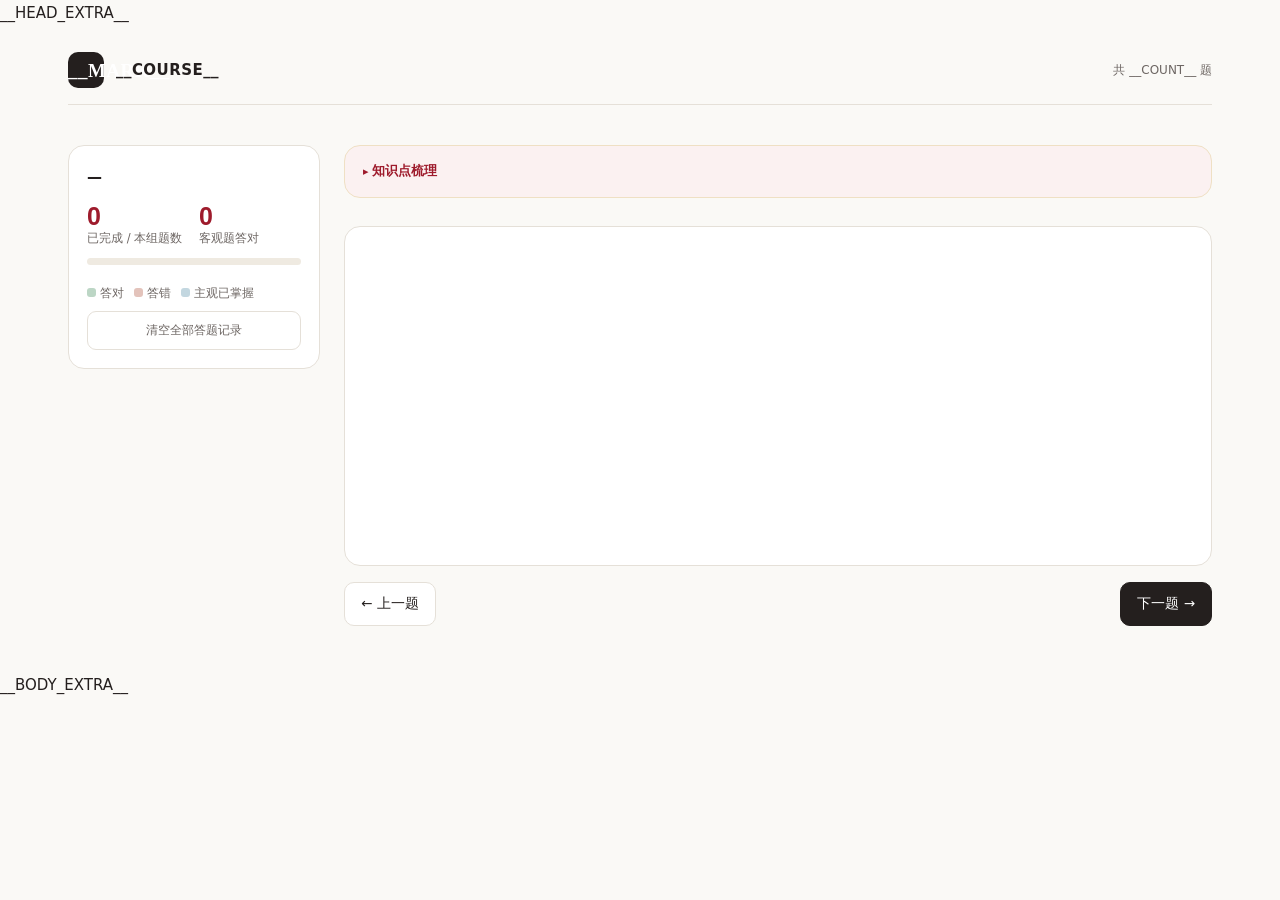
<file: assets/template.html>
<!doctype html>
<html lang="zh-CN">
<head>
<meta charset="utf-8">
<meta name="viewport" content="width=device-width, initial-scale=1, viewport-fit=cover">
<meta name="color-scheme" content="light">
<meta name="theme-color" content="#faf9f6">
<title>__COURSE__</title>
<style>
:root{--bg:#faf9f6;--surface:#fff;--ink:#241f1e;--muted:#6d6663;--line:#e5e0d8;--gold:#9E1B2C;--gold-bg:#fbf1f1;--blue:#2c4f7c;--blue-bg:#eef2f7;--green:#2f6b4f;--green-bg:#edf4ef;--red:#a33e32;--red-bg:#fbeeea;--radius:16px}
*{box-sizing:border-box}
html{-webkit-text-size-adjust:100%}
body{margin:0;background:var(--bg);color:var(--ink);font:15px/1.75 "Microsoft YaHei","PingFang SC",system-ui,sans-serif}
button,input,select,textarea{font:inherit}
button{cursor:pointer;transition:background .15s,border-color .15s,color .15s;touch-action:manipulation;-webkit-tap-highlight-color:transparent}
button:disabled{cursor:default}
a{color:var(--blue)}
.wrap{max-width:1200px;margin:0 auto;padding:26px 28px 46px}
.topbar{display:flex;justify-content:space-between;align-items:center;gap:14px;padding-bottom:16px;border-bottom:1px solid var(--line)}
.brand{display:flex;align-items:center;gap:12px;font-weight:700;letter-spacing:.03em;min-width:0}
.brandmark{display:grid;place-items:center;background:var(--ink);color:#fff;border-radius:10px;width:36px;height:36px;flex:0 0 36px;font-family:Georgia,serif;font-size:19px}
.brand>span:last-child{overflow:hidden;text-overflow:ellipsis;white-space:nowrap}
.topnote{color:var(--muted);font-size:12px;text-align:right;white-space:nowrap}
.tabs{display:flex;flex-wrap:wrap;gap:8px;margin:18px 0 22px}
.tab{background:transparent;border:1px solid var(--line);border-radius:10px;padding:9px 13px;color:var(--muted);font-size:13px}
.tab:hover{border-color:#cfc7b8;color:var(--ink)}
.tab[aria-selected="true"]{background:var(--ink);border-color:var(--ink);color:#fff}
.layout{display:grid;grid-template-columns:252px minmax(0,1fr);gap:24px;align-items:start}
.sidebar{position:sticky;top:18px}
.panel{background:var(--surface);border:1px solid var(--line);border-radius:var(--radius);padding:18px}
.panel+.panel{margin-top:14px}
.panel h2{font-size:15px;margin:0 0 4px}
.panel p{margin:0;font-size:12.5px;color:var(--muted)}
.pack-subtitle{font-size:12px;color:var(--muted);margin:0 0 12px;line-height:1.6}
.stats{display:grid;grid-template-columns:1fr 1fr;gap:10px;margin:12px 0}
.stat-number{font:700 25px/1.1 -apple-system,"Segoe UI",Roboto,"PingFang SC",sans-serif;color:var(--gold);font-variant-numeric:lining-nums tabular-nums}
.stat-label{font-size:11.5px;color:var(--muted);line-height:1.4}
.progress{height:7px;background:#efeae1;border-radius:99px;overflow:hidden;margin:10px 0 6px}
.progress span{display:block;height:100%;width:0;background:var(--gold);transition:width .25s}
.progress-caption{font-size:11.5px;color:var(--muted);margin:0 0 12px}
.map{display:grid;grid-template-columns:repeat(6,minmax(0,1fr));gap:6px}
.map button{aspect-ratio:1;border:1px solid var(--line);background:#fff;border-radius:7px;font-size:11.5px;color:var(--muted);padding:0;position:relative}
.map button:hover{border-color:#c9bfae}
.map button.done{background:var(--green-bg);border-color:#bcd6c5;color:var(--green);font-weight:700}
.map button.wrong{background:var(--red-bg);border-color:#e3c3bb;color:var(--red);font-weight:700}
.map button.mastered{background:var(--blue-bg);border-color:#c3d7e0;color:var(--blue);font-weight:700}
.map button.current{outline:2px solid var(--ink);outline-offset:1px}
.map button.star::after{content:"★";position:absolute;top:-2px;right:1px;font-size:8px;color:var(--gold)}
.legend{display:flex;flex-wrap:wrap;gap:10px;margin-top:12px;font-size:11.5px;color:var(--muted)}
.legend i{display:inline-block;width:9px;height:9px;border-radius:3px;margin-right:4px}
.legend .g{background:#bcd6c5}.legend .r{background:#e3c3bb}.legend .b{background:#c3d7e0}
.save-label{font-size:11px;color:var(--muted);margin-top:12px}
.save-label.error{color:var(--red)}
.reset{width:100%;margin-top:8px;background:#fff;border:1px solid var(--line);border-radius:9px;padding:8px;font-size:12px;color:var(--muted)}
.reset:hover{border-color:var(--red);color:var(--red)}
.main{min-width:0}
.notes{background:var(--gold-bg);border:1px solid #efe0c4;border-radius:var(--radius);padding:14px 18px;margin-bottom:16px;font-size:13px}
.notes summary{cursor:pointer;font-weight:700;color:var(--gold);font-size:13px;list-style:none}
.notes summary::-webkit-details-marker{display:none}
.notes summary::before{content:"▸ ";font-size:11px}
.notes[open] summary::before{content:"▾ "}
.notes .notes-body{margin-top:10px;color:#5b554c;line-height:1.85}
.notes .notes-body p{margin:0 0 6px}
.notes .notes-body ul{margin:4px 0 8px 1.2em;padding:0}
.notes .notes-body li{margin:3px 0;padding-left:2px}
.notes .notes-body p:last-child{margin:0}
.sol ul{margin:6px 0 8px 1.2em;padding:0}
.sol li{margin:4px 0}
.toolbar{display:flex;align-items:center;justify-content:space-between;gap:10px;margin-bottom:12px;flex-wrap:wrap}
.filters{display:flex;gap:6px;flex-wrap:wrap}
.filter{background:#fff;border:1px solid var(--line);border-radius:8px;padding:6px 11px;font-size:12px;color:var(--muted)}
.filter[aria-pressed="true"]{background:var(--gold-bg);border-color:#e2cda5;color:var(--gold);font-weight:700}
.filter-count{font-size:12px;color:var(--muted)}
.card{background:var(--surface);border:1px solid var(--line);border-radius:var(--radius);padding:28px 30px;min-height:340px}
.qtop{display:flex;align-items:center;gap:8px;margin-bottom:14px;flex-wrap:wrap}
.badge{font-size:11px;padding:3px 8px;border-radius:6px;background:var(--blue-bg);color:var(--blue);font-weight:700}
.badge.pts{background:var(--gold-bg);color:var(--gold);border:1px solid rgba(158,27,44,.18)}
.badge.chap{background:#f2efe9;color:var(--muted)}
.qid{font-size:12px;color:var(--muted);margin-left:auto}
.star{background:none;border:1px solid var(--line);border-radius:8px;padding:4px 8px;font-size:13px;color:#c9bfae}
.star[aria-pressed="true"]{color:var(--gold);border-color:#e2cda5;background:var(--gold-bg)}
.stem{font-size:16px;line-height:1.85;margin:0 0 18px;font-weight:600}
.stem .sub{font-weight:400;color:var(--muted);font-size:13.5px}
.opts{display:flex;flex-direction:column;gap:9px}
.opt{display:flex;gap:11px;align-items:flex-start;text-align:left;background:#fff;border:1px solid var(--line);border-radius:11px;padding:12px 14px;font-size:14px;line-height:1.7;width:100%}
.opt:hover{border-color:#cfc7b8;background:#fdfcfa}
.opt .k{flex:0 0 22px;height:22px;border-radius:6px;background:#f2efe9;color:var(--muted);display:grid;place-items:center;font-size:12px;font-weight:700;margin-top:1px}
.opt.picked{border-color:var(--ink);background:#fbfaf7}
.opt.correct{border-color:#9cc4ab;background:var(--green-bg)}
.opt.correct .k{background:#bcd6c5;color:var(--green)}
.opt.wrong{border-color:#e0bcb3;background:var(--red-bg)}
.opt.wrong .k{background:#e3c3bb;color:var(--red)}
.opt[disabled]{opacity:1}
.judge{display:grid;grid-template-columns:1fr 1fr;gap:9px}
.fillrow{display:flex;flex-wrap:wrap;gap:10px;align-items:center;margin-bottom:12px}
.fillrow label{font-size:13.5px;color:var(--muted);min-width:100%}
.fillrow input{border:1px solid var(--line);border-radius:9px;padding:9px 12px;width:190px;background:#fff}
.fillrow input:focus{outline:2px solid var(--blue);outline-offset:1px;border-color:var(--blue)}
.actions{display:flex;gap:10px;flex-wrap:wrap;margin-top:16px}
.btn{background:var(--ink);color:#fff;border:1px solid var(--ink);border-radius:10px;padding:9px 16px;font-size:13.5px}
.btn:hover{background:#2b2926}
.btn.ghost{background:#fff;color:var(--ink);border-color:var(--line)}
.btn.ghost:hover{border-color:#cfc7b8;background:#fbfaf7}
.fb{margin-top:16px;border-radius:12px;padding:14px 16px;font-size:13.5px;line-height:1.8}
.fb.ok{background:var(--green-bg);border:1px solid #c9dece}
.fb.no{background:var(--red-bg);border:1px solid #e6c8c0}
.fb.info{background:var(--blue-bg);border:1px solid #c8dae2}
.fb h3{margin:0 0 6px;font-size:13px;letter-spacing:.04em}
.fb p{margin:0 0 6px}
.fb p:last-child{margin:0}
.sol{margin-top:14px;border-top:1px dashed var(--line);padding-top:12px;font-size:13.5px;color:#4d4842;line-height:1.85;display:none}
.sol.show{display:block}
.sol b{color:var(--gold)}
.stem,.sol,.fb,.notes-body{overflow-wrap:break-word}
.pager{display:flex;align-items:center;justify-content:space-between;gap:10px;margin-top:16px}
.pager .btn{display:inline-flex;align-items:center;gap:6px}
@media(min-width:901px) and (max-width:1407px){.has-ai .pager{padding-right:104px}}
.pos{font-size:12.5px;color:var(--muted);min-width:0;white-space:nowrap;overflow:hidden;text-overflow:ellipsis}
.empty{padding:40px 10px;text-align:center;color:var(--muted);font-size:14px}
@media(max-width:900px){
  .layout{display:flex;flex-direction:column}
  .main{order:1}
  .sidebar{order:2;position:static}
  .wrap{padding:20px 16px calc(84px + env(safe-area-inset-bottom))}
  .card{padding:20px 18px}
  .tabs{flex-wrap:nowrap;overflow-x:auto;-webkit-overflow-scrolling:touch;padding-bottom:6px;scrollbar-width:thin}
  .tab{flex:0 0 auto;white-space:nowrap}
  .brand{font-size:14px}
  .topnote{font-size:11px}
  .pager{position:sticky;bottom:0;z-index:30;margin:14px -16px 0;padding:10px 16px calc(10px + env(safe-area-inset-bottom));
    background:rgba(250,249,246,.94);-webkit-backdrop-filter:blur(8px);backdrop-filter:blur(8px);border-top:1px solid var(--line)}
  .pager .btn{min-height:44px}
  .notes{overflow:hidden}
}
@media(max-width:520px){
  .topnote{display:none}
  .brand>span:last-child{font-size:13px}
  .map{grid-template-columns:repeat(8,1fr)}
  .judge{grid-template-columns:1fr}
  .wrap{padding:16px 12px calc(80px + env(safe-area-inset-bottom))}
  .card{padding:18px 14px;min-height:0}
  .stem{font-size:15.5px;line-height:1.8}
  .opt{padding:11px 12px}
  .fillrow label{min-width:100%}
  .fillrow input{width:100%}
  .pager{margin-left:-12px;margin-right:-12px;padding-left:12px;padding-right:12px}
  .pager{gap:8px}
  .pager .btn{flex:1 1 0;min-width:0;justify-content:center;padding:11px 10px}
  .notes{padding:12px 13px}
  .panel{padding:14px}
  .tabs{margin:14px -12px 16px;padding:0 12px 6px}
  .qtop{gap:6px}
  .qid{margin-left:0}
}
@media(max-width:360px){
  .map{grid-template-columns:repeat(6,1fr)}
  .wrap{padding:14px 10px calc(80px + env(safe-area-inset-bottom))}
  .pager{margin-left:-10px;margin-right:-10px;padding-left:10px;padding-right:10px}
  .tabs{margin-left:-10px;margin-right:-10px;padding-left:10px;padding-right:10px}
}

.m{font-family:"Cambria Math","Latin Modern Math",Georgia,serif;font-style:italic;white-space:nowrap}
.m .frac{display:inline-flex;flex-direction:column;vertical-align:middle;text-align:center;margin:0 .18em;font-size:.94em;line-height:1.18}
.m .frac .fn{border-bottom:1px solid currentColor;padding:0 .18em}
.m .frac .fd{padding:0 .18em}
.m .sqrt .sq{border-top:1px solid currentColor;padding:0 .16em}
.m .binom sub,.m .binom sup{font-size:.72em;vertical-align:baseline}
.m .binom sup{vertical-align:super}
.m .binom sub{vertical-align:-.25em}
.m .ovl{text-decoration:overline}
.m .acc,.eq .acc{text-decoration:overline;margin:0 .13em;padding:0}
.cases{display:inline-flex;align-items:center;vertical-align:middle;margin:0 .25em}
.cbrace{font-weight:300;line-height:.82;margin-right:.1em;transform:translateY(-.02em)}
.crows{display:inline-grid;grid-template-columns:max-content max-content;column-gap:.95em;row-gap:.1em;text-align:left}
.crow{display:contents}
.crow .cl{text-align:right;white-space:nowrap}
.crow .cr{text-align:left;white-space:nowrap}
.eq .cases{font-size:1.02em}
.m .up{font-style:normal}
.m sup,.m sub{font-size:.72em}
.notes .m{font-style:italic}
.eqi{font-weight:400}
.eq{display:block;text-align:center;margin:11px 0;font-family:"Cambria Math","Latin Modern Math",Georgia,serif;font-style:italic;line-height:1.95;max-width:100%;overflow-x:auto;overflow-y:hidden;scrollbar-width:thin}
.eq .frac{display:inline-flex;flex-direction:column;vertical-align:middle;text-align:center;margin:0 .22em;line-height:1.2;font-size:.96em}
.eq .frac .fn{border-bottom:1px solid currentColor;padding:0 .22em}
.eq .frac .fd{padding:0 .22em}
.eq sup,.eq sub{font-size:.72em}
.eq .ovl{text-decoration:overline}
@media(pointer:coarse){.fillrow input{font-size:16px}}
</style>
__HEAD_EXTRA__
</head>
<body>
<div class="wrap">
<header class="topbar">
  <div class="brand"><span class="brandmark">__MARK__</span><span>__COURSE__</span></div>
  <div class="topnote">共 __COUNT__ 题</div>
</header>

<nav id="pack-tabs" class="tabs" aria-label="切换板块"></nav>

<div class="layout">
<aside class="sidebar">
  <section class="panel">
    <h2 id="pack-name">—</h2>
    <p class="pack-subtitle" id="pack-subtitle"></p>
    <div class="stats">
      <div><div class="stat-number" id="done-number">0</div><div class="stat-label">已完成 / 本组题数</div></div>
      <div><div class="stat-number" id="correct-number">0</div><div class="stat-label">客观题答对</div></div>
    </div>
    <div class="progress" role="progressbar" aria-valuemin="0" aria-valuemax="100" aria-valuenow="0"><span id="progress-bar"></span></div>
    <p class="progress-caption" id="progress-caption"></p>
    <div id="question-map" class="map" aria-label="题号导航"></div>
    <div class="legend"><span><i class="g"></i>答对</span><span><i class="r"></i>答错</span><span><i class="b"></i>主观已掌握</span></div>
    <p id="storage-status" class="save-label"></p>
    <button id="reset-all" class="reset" type="button">清空全部答题记录</button>
  </section>
</aside>

<main class="main">
  <details class="notes" id="pack-notes"><summary>知识点梳理</summary><div class="notes-body"></div></details>
  <div class="toolbar">
    <div class="filters" id="filters"></div>
    <span id="filter-count" class="filter-count"></span>
  </div>
  <article id="question-card" class="card"></article>
  <nav class="pager">
    <button id="prev" class="btn ghost" type="button">← 上一题</button>
    <span id="page-position" class="pos"></span>
    <button id="next" class="btn" type="button">下一题 →</button>
  </nav>
</main>
</div>
</div>
<div id="announcement" role="status" aria-live="polite" style="position:absolute;width:1px;height:1px;overflow:hidden;clip:rect(0 0 0 0)"></div>

<script id="quiz-data" type="application/json">__DATA__</script>
<script>
'use strict';
const DATA = JSON.parse(document.getElementById('quiz-data').textContent);
const PACKS = DATA.packs, QS = DATA.questions;
const KEY = '__STORAGE_KEY__';
const FILTERS = [['all','全部'],['todo','未完成'],['wrong','错题'],['star','收藏']];
const TYPE = {choice:'单项选择',judge:'判断',fill:'填空',subjective:'简答/计算'};
const byId = new Map(QS.map(q => [q.id, q]));
const $ = s => document.querySelector(s);
const esc = v => String(v).replace(/[&<>"']/g, c => ({'&':'&amp;','<':'&lt;','>':'&gt;','"':'&quot;',"'":'&#39;'}[c]));
const state = {pack:(PACKS[0]||{id:'P1'}).id, filter:'all', current:null, rec:{}};

const SYM = {
  theta:'θ', lambda:'λ', mu:'μ', sigma:'σ', varphi:'φ', phi:'φ', Phi:'Φ', alpha:'α', beta:'β',
  gamma:'γ', delta:'δ', Delta:'Δ', rho:'ρ', tau:'τ', chi:'χ', Omega:'Ω', omega:'ω', pi:'π',
  varepsilon:'ε', epsilon:'ε', eta:'η', xi:'ξ', psi:'ψ',
  infty:'∞', cdot:'·', times:'×', div:'÷', pm:'±', le:'≤', ge:'≥', ne:'≠', approx:'≈', equiv:'≡',
  to:'→', rightarrow:'→', Rightarrow:'⇒', leftarrow:'←', in:'∈', notin:'∉', subset:'⊂', cup:'∪', cap:'∩',
  emptyset:'∅', varnothing:'∅', forall:'∀', exists:'∃', therefore:'∴', because:'∵',
  sum:'Σ', prod:'∏', int:'∫', partial:'∂', nabla:'∇', mid:'|',
  bigcup:'∪', bigcap:'∩', bigoplus:'⊕', setminus:'∖', langle:'⟨', rangle:'⟩',
  ln:'ln', log:'log', exp:'exp', max:'max', min:'min', sin:'sin', cos:'cos', tan:'tan',
  ldots:'…', cdots:'…', dots:'…', prime:'′', circ:'∘', ast:'∗', star:'*',
  Leftrightarrow:'⇔', leftrightarrow:'↔', Leftarrow:'⇐', Longleftrightarrow:'⟺',
  iff:'⇔', implies:'⇒', mapsto:'↦', uparrow:'↑', downarrow:'↓',
  wedge:'∧', vee:'∨', neg:'¬', oplus:'⊕', otimes:'⊗', propto:'∝',
  leqslant:'≤', geqslant:'≥', ll:'≪', gg:'≫', mp:'∓',
  subseteq:'⊆', supseteq:'⊇', supset:'⊃', perp:'⊥', parallel:'∥',
  angle:'∠', triangle:'△', square:'□', bullet:'•', checkmark:'✓',
  quad:'\u2003', qquad:'\u2003\u2003', ' ':' ', ',':'\u2009', ';':'\u2009', '!':''
};
function readGroup(s, i){
  if(s[i] !== '{') return [s[i] || '', i + 1];
  let depth = 0, start = i + 1;
  for(let j = i; j < s.length; j++){
    if(s[j] === '{') depth++;
    else if(s[j] === '}'){
      depth--;
      if(depth === 0) return [s.slice(start, j), j + 1];
    }
  }
  return [s.slice(start), s.length];
}
function readArg(src, i){
  if(src[i] === '{') return readGroup(src, i);
  if(src[i] === '\\'){
    const mm = src.slice(i+1).match(/^[a-zA-Z]+/);
    if(mm) return [src.slice(i, i+1+mm[0].length), i + 1 + mm[0].length];
    return [src.slice(i, i+2), i + 2];
  }
  return [src[i] || '', i + 1];
}
function tex(src){
  let out = '', i = 0;
  while(i < src.length){
    const c = src[i];
    if(c === '\\'){
      const m = src.slice(i+1).match(/^[a-zA-Z]+/);
      const cmd = m ? m[0] : src[i+1];
      let ni = i + 1 + (m ? m[0].length : 1);
      if(m){ while(src[ni] === ' ') ni++; }
      if(cmd === 'begin' && src.startsWith('{cases}', ni)){
        const close = src.indexOf('\\end{cases}', ni + 7);
        const body = close < 0 ? src.slice(ni + 7) : src.slice(ni + 7, close);
        const rows = body.split('\\\\').map(r => r.trim()).filter(Boolean);
        out += '<span class="cases"><span class="cbrace" style="font-size:' + (rows.length * 1.55) + 'em">{</span><span class="crows">' +
          rows.map(r => {
            const parts = r.split('&');
            return '<span class="crow"><span class="cl">' + tex(parts[0] || '') + '</span><span class="cr">' +
              tex(parts.slice(1).join('&')) + '</span></span>';
          }).join('') + '</span></span>';
        i = close < 0 ? src.length : close + '\\end{cases}'.length;
      } else if(cmd === 'frac' || cmd === 'dfrac' || cmd === 'tfrac'){
        const [a, na] = readArg(src, ni);
        const [b, nb] = readArg(src, na);
        out += `<span class="frac"><span class="fn">${tex(a)}</span><span class="fd">${tex(b)}</span></span>`;
        i = nb;
      } else if(cmd === 'bar'){
        const [a, na] = readArg(src, ni);
        out += `<span class="acc">${tex(a)}</span>`;
        i = na;
      } else if(cmd === 'overline' || cmd === 'hat' || cmd === 'tilde'){
        const [a, na] = readArg(src, ni);
        out += `<span class="ovl">${tex(a)}</span>`;
        i = na;
      } else if(cmd === 'mathrm' || cmd === 'text' || cmd === 'mathbf'){
        const [a, na] = readGroup(src, ni);
        out += `<span class="up">${esc(a)}</span>`;
        i = na;
      } else if(cmd === 'left' || cmd === 'right'){
        i = ni;
      } else if(cmd === '{' || cmd === '}'){
        out += cmd; i = ni;
      } else if(cmd === '\\'){
        out += '<br>'; i = ni;
      } else if(cmd === 'sqrt'){
        const [a, na] = readArg(src, ni);
        out += `<span class="sqrt">√<span class="sq">${tex(a)}</span></span>`;
        i = na;
      } else if(cmd === 'binom' || cmd === 'C'){
        const [a, na] = readArg(src, ni);
        const [b, nb] = readArg(src, na);
        out += `<span class="binom">C<sub>${tex(a)}</sub><sup>${tex(b)}</sup></span>`;
        i = nb;
      } else if(cmd === 'big' || cmd === 'Big' || cmd === 'bigg' || cmd === 'Bigg' ||
                cmd === 'bigl' || cmd === 'bigr' || cmd === 'Bigl' || cmd === 'Bigr' ||
                cmd === 'biggl' || cmd === 'biggr' || cmd === 'Biggl' || cmd === 'Biggr'){
        i = ni;
      } else if(cmd === 'max' || cmd === 'min' || cmd === 'ln' || cmd === 'log' || cmd === 'exp' || cmd === 'lim' || cmd === 'sup' || cmd === 'inf'){
        out += '<span class="up">' + cmd + '</span>'; i = ni;
      } else if(SYM[cmd] !== undefined){
        out += SYM[cmd];
        i = ni;
      } else {
        out += cmd;
        i = ni;
      }
    } else if(c === '^' || c === '_'){
      const tag = c === '^' ? 'sup' : 'sub';
      if(src[i+1] === '{'){
        const [a, na] = readGroup(src, i+1);
        out += `<${tag}>${tex(a)}</${tag}>`;
        i = na;
      } else {
        out += `<${tag}>${tex(src[i+1] || '')}</${tag}>`;
        i += 2;
      }
    } else if(c === '~'){ out += '\u00a0'; i++; }
    else if(c === '<'){ out += '&lt;'; i++; }
    else if(c === '>'){ out += '&gt;'; i++; }
    else if(c === '&'){ out += '&amp;'; i++; }
    else { out += c; i++; }
  }
  return out;
}
function inline(p){
  const src = String(p);
  return src.split(/\$\$([\s\S]*?)\$\$/).map((seg, i) => {
    if(i % 2) return `<span class="eq eqi">${tex(seg)}</span>`;
    return seg.split('$').map((s2, j) => j % 2 ? `<span class="m">${tex(s2)}</span>` : esc(s2)).join('');
  }).join('')
    .replace(/\*\*([^*]+)\*\*/g,'<strong>$1</strong>')
    .replace(/`([^`]+)`/g,'<code>$1</code>');
}
function paraHTML(block){
  const lines = block.split('\n');
  let html = '', buf = [], list = null;
  const flushP = () => { if(buf.length){ html += '<p>' + buf.map(inline).join('<br>') + '</p>'; buf = []; } };
  const flushL = () => { if(list){ html += '<ul style="margin:6px 0 6px 1.15em;padding:0">' + list.map(x => '<li>' + inline(x) + '</li>').join('') + '</ul>'; list = null; } };
  for(const l of lines){
    const t2 = l.trim();
    if(/^[-•]\s+/.test(t2)){ flushP(); (list = list || []).push(t2.replace(/^[-•]\s+/, '')); }
    else { flushL(); buf.push(l); }
  }
  flushP(); flushL();
  return html;
}
function rich(t){
  const src = String(t||'');
  const parts = src.split(/\$\$([\s\S]*?)\$\$/);
  return parts.map((seg, i) => {
    if(i % 2) return '<div class="eq">' + tex(seg) + '</div>';
    return seg.split(/\n\s*\n/).filter(Boolean).map(paraHTML).join('');
  }).join('');
}
const SUB = {'₀':'0','₁':'1','₂':'2','₃':'3','₄':'4','₅':'5','₆':'6','₇':'7','₈':'8','₉':'9','⁻':'-','⁰':'0','¹':'1','²':'2','³':'3'};
function norm(v){
  return String(v).normalize('NFKC').replace(/[₀-₉⁻⁰¹²³]/g, c => SUB[c] || c)
    .toLowerCase().replace(/[−–—]/g,'-').replace(/[×]/g,'*')
    .replace(/[（]/g,'(').replace(/[）]/g,')').replace(/\s/g,'').replace(/[；;。，,]$/,'');
}
function toNum(n){
  if(/^[+\-]?(\d+(\.\d*)?|\.\d+)(e[+\-]?\d+)?$/.test(n)) return Number(n);
  const m = n.match(/^([+\-]?\d+(?:\.\d+)?)\/([+\-]?\d+(?:\.\d+)?)$/);
  if(m) return Number(m[1]) / Number(m[2]);
  return null;
}
function fieldOK(val, f){
  if(!String(val).trim()) return false;
  const n = norm(val);
  if(f.kind === 'num'){
    const x = toNum(n);
    const pool = [f.a].concat(f.alt || []).map(v => toNum(norm(String(v)))).filter(v => v !== null);
    if(x !== null && pool.some(v => Math.abs(x - v) < 1e-3)) return true;
  }
  return n === norm(f.a) || (f.alt||[]).some(x => norm(x) === n);
}

function rec(id){
  if(!state.rec[id]) state.rec[id] = {picked:null, correct:null, draft:[], mastered:false, starred:false, tried:false, revealed:false};
  return state.rec[id];
}
function done(q){
  const r = rec(q.id);
  return q.type === 'subjective' ? r.mastered : r.correct !== null;
}
function save(){
  const el = $('#storage-status');
  try{
    localStorage.setItem(KEY, JSON.stringify({v:1, pack:state.pack, filter:state.filter, current:state.current, rec:state.rec}));
    if(el){ el.textContent = '已保存'; el.classList.remove('error'); }
  }catch(e){
    if(el){ el.textContent = '无法保存进度'; el.classList.add('error'); }
  }
}
function load(){
  try{
    const raw = localStorage.getItem(KEY);
    if(!raw) return;
    const saved = JSON.parse(raw);
    if(saved.v !== 1 || !saved.rec) return;
    state.rec = saved.rec;
    if(PACKS.some(p2 => p2.id === saved.pack)) state.pack = saved.pack;
    if(FILTERS.some(f => f[0] === saved.filter)) state.filter = saved.filter;
    if(byId.has(saved.current)) state.current = saved.current;
  }catch(e){}
}
function inPack(){ return QS.filter(q => q.pack === state.pack); }
function list(){
  return inPack().filter(q => {
    const r = rec(q.id);
    if(state.filter === 'todo') return !done(q);
    if(state.filter === 'wrong') return r.correct === false;
    if(state.filter === 'star') return r.starred;
    return true;
  });
}

function tabs(){
  $('#pack-tabs').innerHTML = PACKS.map(p =>
    `<button class="tab" role="tab" data-pack="${p.id}" aria-selected="${p.id===state.pack}">${p.head ? esc(p.head) + ' ' : ''}${esc(p.name)}</button>`
  ).join('');
  $('#pack-tabs').querySelectorAll('.tab').forEach(b => b.onclick = () => {
    state.pack = b.dataset.pack; state.filter = 'all';
    const first = list()[0]; if(first) state.current = first.id;
    render(); save();
  });
}
function filters(){
  $('#filters').innerHTML = FILTERS.map(([id,label]) =>
    `<button class="filter" data-f="${id}" aria-pressed="${id===state.filter}">${label}</button>`
  ).join('');
  $('#filters').querySelectorAll('.filter').forEach(b => b.onclick = () => {
    state.filter = b.dataset.f;
    const l = list(); if(l.length && !l.some(q=>q.id===state.current)) state.current = l[0].id;
    render(); save();
  });
}
function sidebar(){
  const p = PACKS.find(x=>x.id===state.pack) || PACKS[0];
  const all = inPack();
  const doneN = all.filter(done).length;
  const rightN = all.filter(q=>q.type!=='subjective' && rec(q.id).correct===true).length;
  $('#pack-name').textContent = (p.head ? p.head + ' · ' : '') + p.name;
  const sub = $('#pack-subtitle');
  sub.textContent = p.subtitle || '';
  sub.style.display = p.subtitle ? '' : 'none';
  $('#done-number').textContent = doneN;
  $('#correct-number').textContent = rightN;
  const pct = all.length ? Math.round(doneN/all.length*100) : 0;
  $('#progress-bar').style.width = pct + '%';
  $('.progress').setAttribute('aria-valuenow', pct);
  $('#progress-caption').textContent = all.length ? `完成 ${doneN}/${all.length} 题（${pct}%）` : '';
  $('#question-map').innerHTML = all.map((q,i) => {
    const r = rec(q.id);
    let cls = '';
    if(q.type==='subjective'){ if(r.mastered) cls='mastered'; }
    else if(r.correct===true) cls='done';
    else if(r.correct===false) cls='wrong';
    if(r.starred) cls += ' star';
    if(q.id===state.current) cls += ' current';
    return `<button class="${cls}" data-q="${q.id}" title="${esc(q.id)}">${i+1}</button>`;
  }).join('');
  $('#question-map').querySelectorAll('button').forEach(b => b.onclick = () => { state.current = b.dataset.q; render(); save(); });
  const notesBox = $('#pack-notes');
  notesBox.style.display = p.notes ? '' : 'none';
  notesBox.querySelector('.notes-body').innerHTML = rich(p.notes || '');
  const l = list();
  $('#filter-count').textContent = `${l.length} 题`;
}

function render(){
  tabs(); filters(); sidebar();
  const l = list();
  const q = byId.get(state.current);
  const card = $('#question-card');
  if(!q){ card.innerHTML = '<div class="empty">这个筛选条件下没有题目。</div>'; $('#page-position').textContent=''; return; }
  const idx = l.findIndex(x=>x.id===q.id);
  $('#page-position').textContent = idx >= 0 ? `${idx+1} / ${l.length}` : '';
  const r = rec(q.id);
  const p = PACKS.find(x=>x.id===q.pack);
  let body = '';
  if(q.type==='choice' || q.type==='judge'){
    const opts = q.type==='judge' ? [['对','正确'],['错','错误']] : q.options;
    body = `<div class="opts ${q.type==='judge'?'judge':''}">` + opts.map(([k,t]) => {
      let cls = '';
      if(r.picked){ if(k===q.answer) cls='correct'; else if(k===r.picked) cls='wrong'; }
      return `<button class="opt ${cls}" data-pick="${k}" ${r.picked?'disabled':''}><span class="k">${esc(k)}</span><span>${inline(t)}</span></button>`;
    }).join('') + '</div>';
  } else if(q.type==='fill'){
    body = q.fields.map((f,i) => `<div class="fillrow"><label>${inline(f.label || ('第 '+(i+1)+' 空'))}</label>
      <input type="text" data-fill="${i}" value="${esc((r.draft||[])[i]||'')}" placeholder="填答案" autocomplete="off"></div>`).join('')
      + `<div class="actions"><button class="btn" data-submit="1">提交核对</button><button class="btn ghost" data-clear="1">重填</button></div>`;
  } else {
    body = `<div class="actions"><button class="btn ghost" data-reveal="1">${r.mastered?'再看一遍参考答案':'查看参考答案与步骤'}</button>
      <button class="btn" data-master="1">${r.mastered?'✔ 已标记掌握（点击取消）':'我看懂了，标记为已掌握'}</button></div>`;
  }
  card.innerHTML = `
    <div class="qtop">
      <span class="badge">${TYPE[q.type] || esc(q.type)}</span>
      <span class="badge chap">${p ? esc((p.head ? p.head+' ' : '') + p.name) : ''}</span>
      ${q.points?`<span class="badge pts">${esc(q.points)} 分</span>`:''}
      <span class="qid">${esc(q.id)}</span>
      <button class="star" aria-pressed="${!!r.starred}" data-star="1" title="收藏本题">★</button>
    </div>
    <h2 class="stem">${inline(q.stem)}${q.note?`<div class="sub">${inline(q.note)}</div>`:''}</h2>
    ${body}
    <div id="feedback"></div>
    <div class="sol ${r.revealed?'show':''}" id="solution"><b>参考答案与解析：</b><br>${rich(q.solution||'')}</div>
  `;
  wire(q, r);
  $('#prev').disabled = idx <= 0;
  $('#next').disabled = idx < 0 || idx >= l.length-1;
}

function feedback(kind, html){
  const box = $('#feedback'); if(!box) return;
  box.className = 'fb ' + kind;
  box.innerHTML = html;
}
function wire(q, r){
  const card = $('#question-card');
  card.querySelectorAll('[data-pick]').forEach(b => b.onclick = () => {
    if(r.picked) return;
    r.picked = b.dataset.pick; r.tried = true;
    r.correct = r.picked === q.answer;
    render(); save();
    const right = q.answer === r.picked;
    feedback(right?'ok':'no', `<h3>${right?'答对了':'答错了'}</h3><p>正确答案：<b>${esc(q.answer)}</b></p>`);
    $('#solution').classList.add('show'); r.revealed = true;
    $('#feedback').scrollIntoView({behavior:'smooth', block:'center'});
  });
  card.querySelectorAll('[data-fill]').forEach(inp => inp.oninput = () => {
    r.draft = r.draft || []; r.draft[+inp.dataset.fill] = inp.value;
  });
  const sub = card.querySelector('[data-submit]');
  if(sub) sub.onclick = () => {
    const vals = q.fields.map((f,i)=>(r.draft||[])[i]||'');
    if(vals.some(v=>!String(v).trim())){ feedback('info','<p>先把空填完再提交。</p>'); return; }
    const okAll = q.fields.every((f,i)=>fieldOK(vals[i], f));
    r.correct = okAll; r.tried = true;
    render(); save();
    feedback(okAll?'ok':'no', okAll
      ? '<h3>全部正确</h3>'
      : `<h3>有空格不对</h3><p>参考答案：<b>${q.fields.map((f,i)=>`(${i+1}) ${esc(f.a)}`).join('；')}</b></p>`);
    $('#solution').classList.add('show');
  };
  const clr = card.querySelector('[data-clear]');
  if(clr) clr.onclick = () => { r.draft=[]; r.correct=null; render(); save(); };
  const rev = card.querySelector('[data-reveal]');
  if(rev) rev.onclick = () => { r.revealed = true; $('#solution').classList.add('show'); };
  const mas = card.querySelector('[data-master]');
  if(mas) mas.onclick = () => { r.mastered = !r.mastered; render(); save(); };
  const star = card.querySelector('[data-star]');
  if(star) star.onclick = () => { r.starred = !r.starred; render(); save(); };
  if(q.type==='choice' || q.type==='judge'){
    if(r.picked){
      const right = r.picked === q.answer;
      feedback(right?'ok':'no', `<h3>${right?'答对了':'答错了'}</h3><p>正确答案：<b>${esc(q.answer)}</b></p>`);
      $('#solution').classList.add('show');
    }
  }
  if(q.type==='fill' && r.correct !== null){
    feedback(r.correct?'ok':'no', r.correct ? '<h3>全部正确</h3>' : `<h3>有空格不对</h3><p>参考答案：<b>${q.fields.map((f,i)=>`(${i+1}) ${esc(f.a)}`).join('；')}</b></p>`);
    $('#solution').classList.add('show');
  }
}
function go(step){
  const l = list(); const i = l.findIndex(x=>x.id===state.current);
  const nx = l[i+step]; if(!nx) return;
  state.current = nx.id; render(); save(); window.scrollTo({top:0,behavior:'smooth'});
}
$('#prev').onclick = () => go(-1);
$('#next').onclick = () => go(1);
$('#reset-all').onclick = () => {
  if(!confirm('确定清空所有答题记录吗？此操作不可撤销。')) return;
  state.rec = {}; state.current = inPack()[0]?.id || state.current;
  render(); save();
  $('#storage-status').textContent = '记录已清空';
};
document.addEventListener('keydown', e => {
  if(e.target.tagName === 'INPUT' || e.target.tagName === 'TEXTAREA') return;
  if(e.key === 'ArrowLeft') go(-1);
  if(e.key === 'ArrowRight') go(1);
});
load();
if(!PACKS.some(p=>p.id===state.pack)) state.pack = PACKS[0].id;
if(!byId.has(state.current)){
  const first = QS.find(q=>q.pack===state.pack);
  if(first) state.current = first.id;
}
render();
</script>
__BODY_EXTRA__
</body>
</html>
</file>
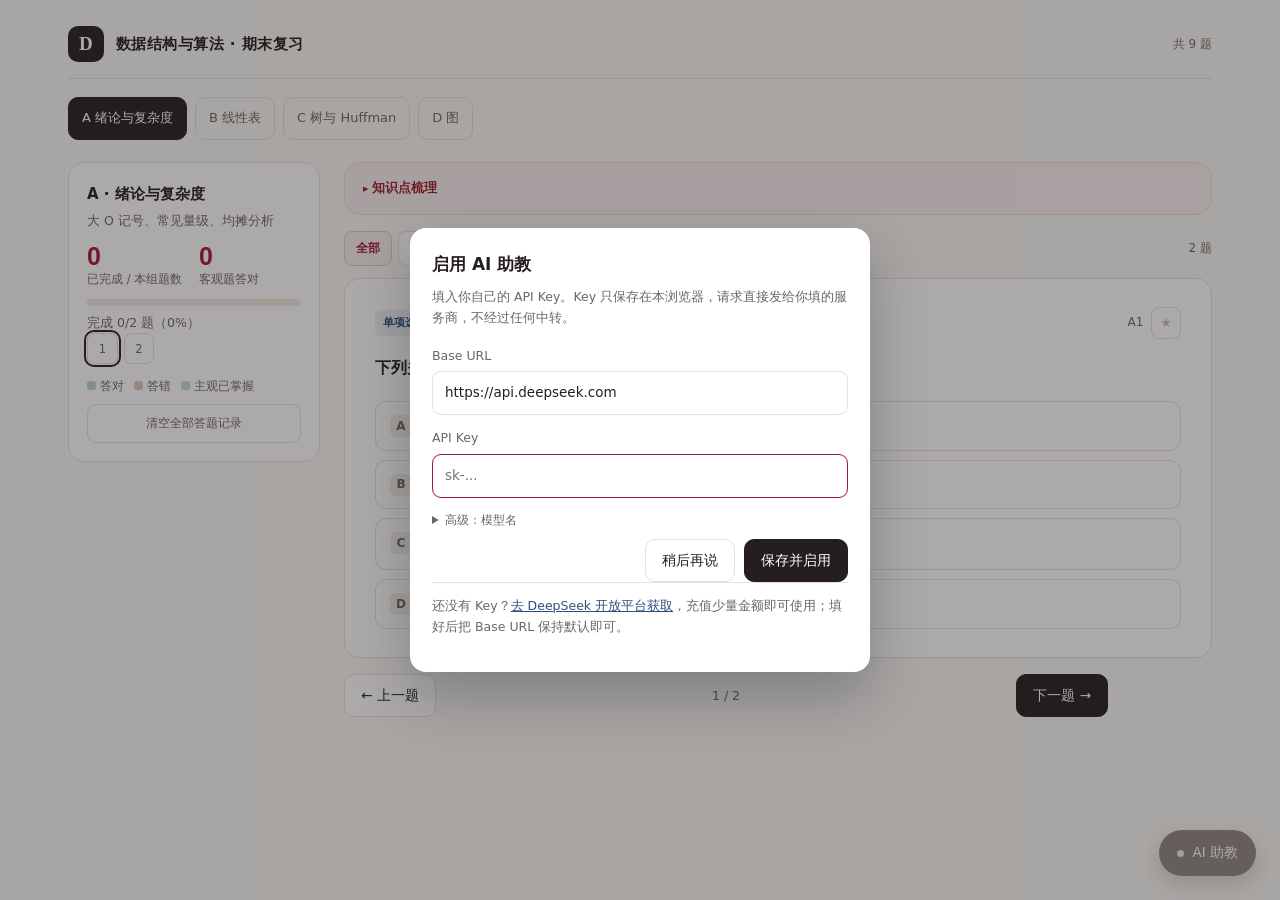
<file: docs/demo.html>
<!doctype html>
<html lang="zh-CN">
<head>
<meta charset="utf-8">
<meta name="viewport" content="width=device-width, initial-scale=1, viewport-fit=cover">
<meta name="color-scheme" content="light">
<meta name="theme-color" content="#faf9f6">
<title>数据结构与算法 · 期末复习</title>
<style>
:root{--bg:#faf9f6;--surface:#fff;--ink:#241f1e;--muted:#6d6663;--line:#e5e0d8;--gold:#9E1B2C;--gold-bg:#fbf1f1;--blue:#2c4f7c;--blue-bg:#eef2f7;--green:#2f6b4f;--green-bg:#edf4ef;--red:#a33e32;--red-bg:#fbeeea;--radius:16px}
*{box-sizing:border-box}
html{-webkit-text-size-adjust:100%}
body{margin:0;background:var(--bg);color:var(--ink);font:15px/1.75 "Microsoft YaHei","PingFang SC",system-ui,sans-serif}
button,input,select,textarea{font:inherit}
button{cursor:pointer;transition:background .15s,border-color .15s,color .15s;touch-action:manipulation;-webkit-tap-highlight-color:transparent}
button:disabled{cursor:default}
a{color:var(--blue)}
.wrap{max-width:1200px;margin:0 auto;padding:26px 28px 46px}
.topbar{display:flex;justify-content:space-between;align-items:center;gap:14px;padding-bottom:16px;border-bottom:1px solid var(--line)}
.brand{display:flex;align-items:center;gap:12px;font-weight:700;letter-spacing:.03em;min-width:0}
.brandmark{display:grid;place-items:center;background:var(--ink);color:#fff;border-radius:10px;width:36px;height:36px;flex:0 0 36px;font-family:Georgia,serif;font-size:19px}
.brand>span:last-child{overflow:hidden;text-overflow:ellipsis;white-space:nowrap}
.topnote{color:var(--muted);font-size:12px;text-align:right;white-space:nowrap}
.tabs{display:flex;flex-wrap:wrap;gap:8px;margin:18px 0 22px}
.tab{background:transparent;border:1px solid var(--line);border-radius:10px;padding:9px 13px;color:var(--muted);font-size:13px}
.tab:hover{border-color:#cfc7b8;color:var(--ink)}
.tab[aria-selected="true"]{background:var(--ink);border-color:var(--ink);color:#fff}
.layout{display:grid;grid-template-columns:252px minmax(0,1fr);gap:24px;align-items:start}
.sidebar{position:sticky;top:18px}
.panel{background:var(--surface);border:1px solid var(--line);border-radius:var(--radius);padding:18px}
.panel+.panel{margin-top:14px}
.panel h2{font-size:15px;margin:0 0 4px}
.panel p{margin:0;font-size:12.5px;color:var(--muted)}
.pack-subtitle{font-size:12px;color:var(--muted);margin:0 0 12px;line-height:1.6}
.stats{display:grid;grid-template-columns:1fr 1fr;gap:10px;margin:12px 0}
.stat-number{font:700 25px/1.1 -apple-system,"Segoe UI",Roboto,"PingFang SC",sans-serif;color:var(--gold);font-variant-numeric:lining-nums tabular-nums}
.stat-label{font-size:11.5px;color:var(--muted);line-height:1.4}
.progress{height:7px;background:#efeae1;border-radius:99px;overflow:hidden;margin:10px 0 6px}
.progress span{display:block;height:100%;width:0;background:var(--gold);transition:width .25s}
.progress-caption{font-size:11.5px;color:var(--muted);margin:0 0 12px}
.map{display:grid;grid-template-columns:repeat(6,minmax(0,1fr));gap:6px}
.map button{aspect-ratio:1;border:1px solid var(--line);background:#fff;border-radius:7px;font-size:11.5px;color:var(--muted);padding:0;position:relative}
.map button:hover{border-color:#c9bfae}
.map button.done{background:var(--green-bg);border-color:#bcd6c5;color:var(--green);font-weight:700}
.map button.wrong{background:var(--red-bg);border-color:#e3c3bb;color:var(--red);font-weight:700}
.map button.mastered{background:var(--blue-bg);border-color:#c3d7e0;color:var(--blue);font-weight:700}
.map button.current{outline:2px solid var(--ink);outline-offset:1px}
.map button.star::after{content:"★";position:absolute;top:-2px;right:1px;font-size:8px;color:var(--gold)}
.legend{display:flex;flex-wrap:wrap;gap:10px;margin-top:12px;font-size:11.5px;color:var(--muted)}
.legend i{display:inline-block;width:9px;height:9px;border-radius:3px;margin-right:4px}
.legend .g{background:#bcd6c5}.legend .r{background:#e3c3bb}.legend .b{background:#c3d7e0}
.save-label{font-size:11px;color:var(--muted);margin-top:12px}
.save-label.error{color:var(--red)}
.reset{width:100%;margin-top:8px;background:#fff;border:1px solid var(--line);border-radius:9px;padding:8px;font-size:12px;color:var(--muted)}
.reset:hover{border-color:var(--red);color:var(--red)}
.main{min-width:0}
.notes{background:var(--gold-bg);border:1px solid #efe0c4;border-radius:var(--radius);padding:14px 18px;margin-bottom:16px;font-size:13px}
.notes summary{cursor:pointer;font-weight:700;color:var(--gold);font-size:13px;list-style:none}
.notes summary::-webkit-details-marker{display:none}
.notes summary::before{content:"▸ ";font-size:11px}
.notes[open] summary::before{content:"▾ "}
.notes .notes-body{margin-top:10px;color:#5b554c;line-height:1.85}
.notes .notes-body p{margin:0 0 6px}
.notes .notes-body ul{margin:4px 0 8px 1.2em;padding:0}
.notes .notes-body li{margin:3px 0;padding-left:2px}
.notes .notes-body p:last-child{margin:0}
.sol ul{margin:6px 0 8px 1.2em;padding:0}
.sol li{margin:4px 0}
.toolbar{display:flex;align-items:center;justify-content:space-between;gap:10px;margin-bottom:12px;flex-wrap:wrap}
.filters{display:flex;gap:6px;flex-wrap:wrap}
.filter{background:#fff;border:1px solid var(--line);border-radius:8px;padding:6px 11px;font-size:12px;color:var(--muted)}
.filter[aria-pressed="true"]{background:var(--gold-bg);border-color:#e2cda5;color:var(--gold);font-weight:700}
.filter-count{font-size:12px;color:var(--muted)}
.card{background:var(--surface);border:1px solid var(--line);border-radius:var(--radius);padding:28px 30px;min-height:340px}
.qtop{display:flex;align-items:center;gap:8px;margin-bottom:14px;flex-wrap:wrap}
.badge{font-size:11px;padding:3px 8px;border-radius:6px;background:var(--blue-bg);color:var(--blue);font-weight:700}
.badge.pts{background:var(--gold-bg);color:var(--gold);border:1px solid rgba(158,27,44,.18)}
.badge.chap{background:#f2efe9;color:var(--muted)}
.qid{font-size:12px;color:var(--muted);margin-left:auto}
.star{background:none;border:1px solid var(--line);border-radius:8px;padding:4px 8px;font-size:13px;color:#c9bfae}
.star[aria-pressed="true"]{color:var(--gold);border-color:#e2cda5;background:var(--gold-bg)}
.stem{font-size:16px;line-height:1.85;margin:0 0 18px;font-weight:600}
.stem .sub{font-weight:400;color:var(--muted);font-size:13.5px}
.opts{display:flex;flex-direction:column;gap:9px}
.opt{display:flex;gap:11px;align-items:flex-start;text-align:left;background:#fff;border:1px solid var(--line);border-radius:11px;padding:12px 14px;font-size:14px;line-height:1.7;width:100%}
.opt:hover{border-color:#cfc7b8;background:#fdfcfa}
.opt .k{flex:0 0 22px;height:22px;border-radius:6px;background:#f2efe9;color:var(--muted);display:grid;place-items:center;font-size:12px;font-weight:700;margin-top:1px}
.opt.picked{border-color:var(--ink);background:#fbfaf7}
.opt.correct{border-color:#9cc4ab;background:var(--green-bg)}
.opt.correct .k{background:#bcd6c5;color:var(--green)}
.opt.wrong{border-color:#e0bcb3;background:var(--red-bg)}
.opt.wrong .k{background:#e3c3bb;color:var(--red)}
.opt[disabled]{opacity:1}
.judge{display:grid;grid-template-columns:1fr 1fr;gap:9px}
.fillrow{display:flex;flex-wrap:wrap;gap:10px;align-items:center;margin-bottom:12px}
.fillrow label{font-size:13.5px;color:var(--muted);min-width:100%}
.fillrow input{border:1px solid var(--line);border-radius:9px;padding:9px 12px;width:190px;background:#fff}
.fillrow input:focus{outline:2px solid var(--blue);outline-offset:1px;border-color:var(--blue)}
.actions{display:flex;gap:10px;flex-wrap:wrap;margin-top:16px}
.btn{background:var(--ink);color:#fff;border:1px solid var(--ink);border-radius:10px;padding:9px 16px;font-size:13.5px}
.btn:hover{background:#2b2926}
.btn.ghost{background:#fff;color:var(--ink);border-color:var(--line)}
.btn.ghost:hover{border-color:#cfc7b8;background:#fbfaf7}
.fb{margin-top:16px;border-radius:12px;padding:14px 16px;font-size:13.5px;line-height:1.8}
.fb.ok{background:var(--green-bg);border:1px solid #c9dece}
.fb.no{background:var(--red-bg);border:1px solid #e6c8c0}
.fb.info{background:var(--blue-bg);border:1px solid #c8dae2}
.fb h3{margin:0 0 6px;font-size:13px;letter-spacing:.04em}
.fb p{margin:0 0 6px}
.fb p:last-child{margin:0}
.sol{margin-top:14px;border-top:1px dashed var(--line);padding-top:12px;font-size:13.5px;color:#4d4842;line-height:1.85;display:none}
.sol.show{display:block}
.sol b{color:var(--gold)}
.stem,.sol,.fb,.notes-body{overflow-wrap:break-word}
.pager{display:flex;align-items:center;justify-content:space-between;gap:10px;margin-top:16px}
.pager .btn{display:inline-flex;align-items:center;gap:6px}
@media(min-width:901px) and (max-width:1407px){.has-ai .pager{padding-right:104px}}
.pos{font-size:12.5px;color:var(--muted);min-width:0;white-space:nowrap;overflow:hidden;text-overflow:ellipsis}
.empty{padding:40px 10px;text-align:center;color:var(--muted);font-size:14px}
@media(max-width:900px){
  .layout{display:flex;flex-direction:column}
  .main{order:1}
  .sidebar{order:2;position:static}
  .wrap{padding:20px 16px calc(84px + env(safe-area-inset-bottom))}
  .card{padding:20px 18px}
  .tabs{flex-wrap:nowrap;overflow-x:auto;-webkit-overflow-scrolling:touch;padding-bottom:6px;scrollbar-width:thin}
  .tab{flex:0 0 auto;white-space:nowrap}
  .brand{font-size:14px}
  .topnote{font-size:11px}
  .pager{position:sticky;bottom:0;z-index:30;margin:14px -16px 0;padding:10px 16px calc(10px + env(safe-area-inset-bottom));
    background:rgba(250,249,246,.94);-webkit-backdrop-filter:blur(8px);backdrop-filter:blur(8px);border-top:1px solid var(--line)}
  .pager .btn{min-height:44px}
  .notes{overflow:hidden}
}
@media(max-width:520px){
  .topnote{display:none}
  .brand>span:last-child{font-size:13px}
  .map{grid-template-columns:repeat(8,1fr)}
  .judge{grid-template-columns:1fr}
  .wrap{padding:16px 12px calc(80px + env(safe-area-inset-bottom))}
  .card{padding:18px 14px;min-height:0}
  .stem{font-size:15.5px;line-height:1.8}
  .opt{padding:11px 12px}
  .fillrow label{min-width:100%}
  .fillrow input{width:100%}
  .pager{margin-left:-12px;margin-right:-12px;padding-left:12px;padding-right:12px}
  .pager{gap:8px}
  .pager .btn{flex:1 1 0;min-width:0;justify-content:center;padding:11px 10px}
  .notes{padding:12px 13px}
  .panel{padding:14px}
  .tabs{margin:14px -12px 16px;padding:0 12px 6px}
  .qtop{gap:6px}
  .qid{margin-left:0}
}
@media(max-width:360px){
  .map{grid-template-columns:repeat(6,1fr)}
  .wrap{padding:14px 10px calc(80px + env(safe-area-inset-bottom))}
  .pager{margin-left:-10px;margin-right:-10px;padding-left:10px;padding-right:10px}
  .tabs{margin-left:-10px;margin-right:-10px;padding-left:10px;padding-right:10px}
}

.m{font-family:"Cambria Math","Latin Modern Math",Georgia,serif;font-style:italic;white-space:nowrap}
.m .frac{display:inline-flex;flex-direction:column;vertical-align:middle;text-align:center;margin:0 .18em;font-size:.94em;line-height:1.18}
.m .frac .fn{border-bottom:1px solid currentColor;padding:0 .18em}
.m .frac .fd{padding:0 .18em}
.m .sqrt .sq{border-top:1px solid currentColor;padding:0 .16em}
.m .binom sub,.m .binom sup{font-size:.72em;vertical-align:baseline}
.m .binom sup{vertical-align:super}
.m .binom sub{vertical-align:-.25em}
.m .ovl{text-decoration:overline}
.m .acc,.eq .acc{text-decoration:overline;margin:0 .13em;padding:0}
.cases{display:inline-flex;align-items:center;vertical-align:middle;margin:0 .25em}
.cbrace{font-weight:300;line-height:.82;margin-right:.1em;transform:translateY(-.02em)}
.crows{display:inline-grid;grid-template-columns:max-content max-content;column-gap:.95em;row-gap:.1em;text-align:left}
.crow{display:contents}
.crow .cl{text-align:right;white-space:nowrap}
.crow .cr{text-align:left;white-space:nowrap}
.eq .cases{font-size:1.02em}
.m .up{font-style:normal}
.m sup,.m sub{font-size:.72em}
.notes .m{font-style:italic}
.eqi{font-weight:400}
.eq{display:block;text-align:center;margin:11px 0;font-family:"Cambria Math","Latin Modern Math",Georgia,serif;font-style:italic;line-height:1.95;max-width:100%;overflow-x:auto;overflow-y:hidden;scrollbar-width:thin}
.eq .frac{display:inline-flex;flex-direction:column;vertical-align:middle;text-align:center;margin:0 .22em;line-height:1.2;font-size:.96em}
.eq .frac .fn{border-bottom:1px solid currentColor;padding:0 .22em}
.eq .frac .fd{padding:0 .22em}
.eq sup,.eq sub{font-size:.72em}
.eq .ovl{text-decoration:overline}
@media(pointer:coarse){.fillrow input{font-size:16px}}
</style>
<style>
/* AI 助教 · 前端直连版（无后端） */
#ai-fab{position:fixed;right:24px;bottom:24px;z-index:60;display:inline-flex;align-items:center;gap:8px;
  padding:11px 18px;border:none;border-radius:99px;cursor:pointer;font:inherit;font-size:13.5px;
  background:var(--gold);color:#fff;box-shadow:0 8px 22px rgba(158,27,44,.28)}
#ai-fab:hover{filter:brightness(1.06)}
#ai-fab .dot{width:7px;height:7px;border-radius:50%;background:#fff;opacity:.85}
#ai-fab.off{background:#8d8580;box-shadow:0 8px 22px rgba(36,31,30,.18)}

#ai-panel{position:fixed;top:0;right:0;bottom:0;width:440px;max-width:100vw;height:100dvh;z-index:70;display:none;
  flex-direction:column;background:var(--surface);border-left:1px solid var(--line);
  box-shadow:-12px 0 40px rgba(36,31,30,.14)}
#ai-panel.open{display:flex}
#ai-panel header{display:flex;align-items:center;gap:8px;padding:12px 14px;border-bottom:1px solid var(--line);background:var(--bg)}
#ai-panel header strong{font-size:14px;letter-spacing:.02em}
#ai-model{font:inherit;font-size:12px;padding:5px 8px;border:1px solid var(--line);border-radius:8px;background:#fff;color:var(--ink);max-width:140px}
#ai-gear{margin-left:auto;border:none;background:none;font-size:15px;line-height:1;color:var(--muted);cursor:pointer;padding:2px 4px}
#ai-gear:hover{color:var(--ink)}
#ai-close{border:none;background:none;font-size:20px;line-height:1;color:var(--muted);cursor:pointer;padding:0 4px}
#ai-close:hover{color:var(--ink)}
#ai-msgs{flex:1;overflow-y:auto;padding:14px;display:flex;flex-direction:column;gap:12px;background:var(--bg)}
.ai-msg{max-width:96%;font-size:13.5px;line-height:1.72}
.ai-msg.user{align-self:flex-end;background:var(--gold);color:#fff;padding:8px 12px;border-radius:12px 12px 3px 12px;white-space:pre-wrap}
.ai-msg.bot{align-self:flex-start;background:#fff;border:1px solid var(--line);border-radius:12px 12px 12px 3px;padding:10px 13px}
.ai-msg.bot p{margin:0 0 8px}
.ai-msg.bot p:last-child{margin-bottom:0}
.ai-msg.bot ul{margin:6px 0 6px 1.15em;padding:0}
.ai-msg.bot code{background:var(--bg);padding:1px 5px;border-radius:4px;font-size:.92em}
.ai-msg .eq{font-size:1.02em}
.ai-msg .m{font-family:"Cambria Math","Latin Modern Math",Georgia,serif;font-style:italic}
.ai-msg .up{font-style:normal}
.ai-msg.err{border-color:#a33e32;color:#a33e32}
.ai-reasoning{font-size:12px;color:var(--muted);border-left:3px solid var(--line);padding:4px 8px;margin-bottom:6px;white-space:pre-wrap;max-height:110px;overflow-y:auto}
.ai-quick{display:flex;gap:6px;padding:8px 12px;border-top:1px solid var(--line);flex-wrap:wrap;background:var(--surface)}
.ai-quick button{font:inherit;font-size:12px;padding:4px 10px;border:1px solid var(--line);border-radius:99px;background:#fff;color:var(--muted);cursor:pointer}
.ai-quick button:hover{border-color:var(--gold);color:var(--gold)}
.ai-inputrow{display:flex;gap:8px;align-items:flex-end;padding:10px 12px;background:var(--bg);border-top:1px solid var(--line)}
#ai-input{flex:1;min-height:46px;max-height:120px;padding:9px 12px;border:1px solid var(--line);border-radius:10px;
  font:inherit;font-size:13.5px;resize:none;background:#fff;color:var(--ink)}
#ai-send{white-space:nowrap}

.aigrade{margin-top:10px;border:1px solid var(--line);border-left:3px solid var(--gold);border-radius:8px;padding:10px 12px;background:var(--gold-bg)}
.aigrade .hd{display:flex;align-items:center;gap:10px;font-size:13px;margin-bottom:4px}
.aigrade .sc{font-weight:600;color:var(--gold)}
.aigrade .mdl{font-size:11px;color:var(--muted);margin-left:auto}
.aigrade p{margin:0;font-size:13px;line-height:1.7;color:var(--ink)}

.solinput{margin:0 0 12px}
.solinput label{display:block;font-size:12.5px;color:var(--muted);margin-bottom:6px}
.solinput textarea{width:100%;box-sizing:border-box;padding:10px 12px;border:1px solid var(--line);border-radius:10px;
  font:inherit;font-size:13.5px;line-height:1.7;background:#fff;color:var(--ink);resize:vertical;min-height:96px}
.solinput textarea:focus{outline:none;border-color:var(--gold)}

/* 设置弹窗 */
#ai-setup{position:fixed;inset:0;z-index:90;display:none;align-items:center;justify-content:center;padding:20px;background:rgba(36,31,30,.38)}
#ai-setup.open{display:flex}
.ai-modal-box{width:min(460px,100%);background:var(--surface);border-radius:16px;padding:22px 22px 18px;box-shadow:0 24px 60px rgba(0,0,0,.24);max-height:92vh;overflow-y:auto}
.ai-modal-box h3{margin:0 0 6px;font-size:17px}
.ai-modal-box>p{margin:0 0 16px;font-size:12.5px;color:var(--muted);line-height:1.7}
.ai-field{display:block;margin-bottom:12px;font-size:12.5px;color:var(--muted)}
.ai-field input{display:block;width:100%;box-sizing:border-box;margin-top:5px;padding:9px 12px;border:1px solid var(--line);border-radius:9px;font:inherit;font-size:13.5px;background:#fff;color:var(--ink)}
.ai-field input:focus{outline:none;border-color:var(--gold)}
.ai-modal-box details{margin:2px 0 6px}
.ai-modal-box summary{cursor:pointer;font-size:12px;color:var(--muted)}
.ai-modal-actions{display:flex;justify-content:flex-end;gap:9px;margin-top:8px}
.ai-modal-hint{margin:14px 0 0;font-size:12px;color:var(--muted);line-height:1.7;border-top:1px solid var(--line);padding-top:12px}
.ai-modal-hint a{color:var(--blue)}
.ai-err{color:var(--red);font-size:12px;margin:6px 0 0;display:none}

@media (max-width:900px){
  #ai-fab{right:16px;bottom:calc(80px + env(safe-area-inset-bottom))}
}
@media (max-width:721px){
  #ai-fab{right:12px;bottom:calc(76px + env(safe-area-inset-bottom));padding:10px 14px}
  #ai-panel{width:100vw;border-left:none}
  #ai-panel header{padding-top:calc(12px + env(safe-area-inset-top))}
  .ai-inputrow{padding-bottom:calc(10px + env(safe-area-inset-bottom))}
  #ai-setup{padding:12px;align-items:flex-start;overflow-y:auto}
  .ai-modal-box{margin:auto;border-radius:14px;padding:18px 16px 14px}
  .ai-msg{max-width:100%}
  .ai-quick button{padding:6px 12px}
  #ai-input,.solinput textarea,.ai-field input{font-size:16px}
  #ai-close{padding:0 8px;font-size:24px}
  #ai-gear{padding:4px 8px;font-size:17px}
  #ai-model{max-width:120px}
}

</style>
</head>
<body>
<div class="wrap">
<header class="topbar">
  <div class="brand"><span class="brandmark">D</span><span>数据结构与算法 · 期末复习</span></div>
  <div class="topnote">共 9 题</div>
</header>

<nav id="pack-tabs" class="tabs" aria-label="切换板块"></nav>

<div class="layout">
<aside class="sidebar">
  <section class="panel">
    <h2 id="pack-name">—</h2>
    <p class="pack-subtitle" id="pack-subtitle"></p>
    <div class="stats">
      <div><div class="stat-number" id="done-number">0</div><div class="stat-label">已完成 / 本组题数</div></div>
      <div><div class="stat-number" id="correct-number">0</div><div class="stat-label">客观题答对</div></div>
    </div>
    <div class="progress" role="progressbar" aria-valuemin="0" aria-valuemax="100" aria-valuenow="0"><span id="progress-bar"></span></div>
    <p class="progress-caption" id="progress-caption"></p>
    <div id="question-map" class="map" aria-label="题号导航"></div>
    <div class="legend"><span><i class="g"></i>答对</span><span><i class="r"></i>答错</span><span><i class="b"></i>主观已掌握</span></div>
    <p id="storage-status" class="save-label"></p>
    <button id="reset-all" class="reset" type="button">清空全部答题记录</button>
  </section>
</aside>

<main class="main">
  <details class="notes" id="pack-notes"><summary>知识点梳理</summary><div class="notes-body"></div></details>
  <div class="toolbar">
    <div class="filters" id="filters"></div>
    <span id="filter-count" class="filter-count"></span>
  </div>
  <article id="question-card" class="card"></article>
  <nav class="pager">
    <button id="prev" class="btn ghost" type="button">← 上一题</button>
    <span id="page-position" class="pos"></span>
    <button id="next" class="btn" type="button">下一题 →</button>
  </nav>
</main>
</div>
</div>
<div id="announcement" role="status" aria-live="polite" style="position:absolute;width:1px;height:1px;overflow:hidden;clip:rect(0 0 0 0)"></div>

<script id="quiz-data" type="application/json">{"packs":[{"id":"A","head":"A","name":"绪论与复杂度","subtitle":"大 O 记号、常见量级、均摊分析","notes":"**大 O 只保留增长最快的项，并忽略常数因子。**\n\n- $O(1) < O(\\log n) < O(n) < O(n\\log n) < O(n^2) < O(2^n)$\n- 顺序表按下标访问是 $O(1)$，插入/删除平均 $O(n)$\n- 单链表插入/删除本身 $O(1)$，但定位到位置仍是 $O(n)$\n\n易错：$O(2n)$ 与 $O(n)$ 同阶；$O(n^2)$ 不一定比 $O(n\\log n)$ 慢，要看常数与规模。"},{"id":"B","head":"B","name":"线性表","subtitle":"顺序表、单链表、栈与队列","notes":"**线性表的核心是「逻辑相邻」与「物理相邻」是否一致。**\n\n- 顺序表：随机访问 $O(1)$，插入删除 $O(n)$\n- 单链表：按位置访问 $O(n)$，已知前驱时插入删除 $O(1)$\n- 头插法建表得到逆序，尾插法得到原序\n- 栈后进先出，队列先进先出；用两个栈可以模拟队列"},{"id":"C","head":"C","name":"树与 Huffman","subtitle":"二叉树性质、遍历、Huffman 编码","notes":"**二叉树常用性质**\n\n- 第 $i$ 层最多 $2^{i-1}$ 个结点\n- 高度为 $h$ 的二叉树最多 $2^h-1$ 个结点\n- 叶子数 $n_0$ 与度为 2 的结点数 $n_2$ 满足 $n_0=n_2+1$\n\n**Huffman 树**：每次取权值最小的两棵树合并，带权路径长度 $WPL=\\sum w_i l_i$ 最小。"},{"id":"D","head":"D","name":"图","subtitle":"存储、遍历、最短路","notes":"**图的两种基本存储**\n\n- 邻接矩阵：空间 $O(n^2)$，判断两点是否相邻 $O(1)$\n- 邻接表：空间 $O(n+e)$，适合稀疏图\n\n**遍历**：DFS 借助栈（或递归），BFS 借助队列；两者时间都是 $O(n+e)$。\n\n**最短路**：Dijkstra 适用于非负权，Floyd 求任意两点间最短路，$O(n^3)$。"}],"questions":[{"id":"A1","type":"choice","points":5,"stem":"下列关于算法复杂度的说法，正确的是：","options":[["A","$O(1)$ 表示算法执行时间为 0"],["B","$O(n)$ 与 $O(2n)$ 是同阶无穷大"],["C","$O(n^2)$ 在任何规模下都比 $O(n\\log n)$ 快"],["D","空间复杂度与输入规模无关"]],"answer":"B","solution":"**考点**：大 O 的常数因子可忽略。\n\n- A 错：$O(1)$ 指执行时间不随规模增长，不是 0。\n- B 对：$2n$ 与 $n$ 只差常数因子。\n- C 错：小规模时低阶项和常数可能占优，不能一概而论。\n- D 错：空间复杂度通常也随输入规模增长。","pack":"A"},{"id":"A2","type":"judge","points":4,"stem":"在长度为 $n$ 的顺序表中插入一个元素，平均需要移动约 $n/2$ 个元素。","answer":"对","solution":"**考点**：顺序表插入的期望移动次数。\n\n在 $n+1$ 个可插入位置中等概率选择，平均移动次数为 $\\frac{1}{n+1}\\sum_{i=1}^{n}(n-i+1)=\\frac{n}{2}$，因此时间复杂度为 $O(n)$。","pack":"A"},{"id":"B1","type":"fill","points":6,"stem":"用头插法把 $n$ 个结点依次插入单链表，建表的时间复杂度为 ____。","fields":[{"label":"时间复杂度","a":"O(n)","alt":["o(n)"]}],"solution":"**考点**：头插法每次都在表头插入，单次 $O(1)$。\n\n$n$ 次插入合计 $O(n)$。注意头插法得到的次序与输入相反。","pack":"B"},{"id":"B2","type":"choice","points":5,"stem":"元素依次以 1、2、3、4 入栈，入栈过程中允许出栈，则不可能得到的输出序列是：","options":[["A","1 2 3 4"],["B","4 3 2 1"],["C","3 1 2 4"],["D","2 3 4 1"]],"answer":"C","solution":"**考点**：栈的合法出栈序列。\n\nC 中 3 先出栈时，1、2 仍在栈内且 2 在 1 之上，接下来只能先出 2 再出 1，不可能先出 1。\n\n其余均可构造：B 全部入栈再出；D 入 1、2，出 2，入 3 出 3，入 4 出 4，出 1。","pack":"B"},{"id":"B3","type":"subjective","points":10,"stem":"写出将带头结点的单链表就地逆置的核心步骤，并给出时间复杂度与空间复杂度。","solution":"**评分点（共 10 分）**\n\n- 断开原链：把头结点的 next 置空，用指针 p 保存第一个数据结点（2 分）\n- 循环遍历：每步先用 q 暂存 p 的后继，再把 p 头插到表头（4 分）\n- 推进指针：p = q，直到 p 为空（2 分）\n- 复杂度：时间 $O(n)$，空间 $O(1)$（2 分）\n\n**易错**：不暂存后继会断链；忘记把原头结点 next 置空会形成环。","pack":"B"},{"id":"C1","type":"fill","points":5,"stem":"一棵有 15 个结点的满二叉树，其高度为 ____（根结点高度记为 1）。","fields":[{"label":"高度","a":"4","kind":"num"}],"solution":"**考点**：满二叉树结点数与高度的关系。\n\n$2^h-1=15$，解得 $h=4$。","pack":"C"},{"id":"C2","type":"subjective","points":10,"stem":"给定权值集合 $\\{1,2,3,4,5\\}$，构造 Huffman 树并求其带权路径长度 $WPL$。","solution":"**评分点（共 10 分）**\n\n- 合并顺序正确：$1+2=3$，$3+3=6$，$4+5=9$，$6+9=15$（4 分）\n- 画出或写出树形结构（3 分）\n- 各叶子深度：1、2 为 3 层；3、4、5 为 2 层（2 分）\n- $WPL=1\\times3+2\\times3+3\\times2+4\\times2+5\\times2=33$（1 分）\n\n**易错**：合并后要把新结点放回集合重新排序，不能按原顺序一路合并。","pack":"C"},{"id":"D1","type":"choice","points":5,"stem":"对图进行广度优先遍历时，通常借助的数据结构是：","options":[["A","栈"],["B","队列"],["C","优先队列"],["D","并查集"]],"answer":"B","solution":"**考点**：遍历与辅助结构。\n\nBFS 按层扩展，先访问的顶点先扩展，符合先进先出，用队列。DFS 用栈。","pack":"D"},{"id":"D2","type":"fill","points":6,"stem":"用邻接表存储含 $n$ 个顶点、$e$ 条边的无向图，所需空间为 ____（用 $n,e$ 表示）。","fields":[{"label":"空间复杂度","a":"O(n+e)","alt":["o(n+e)","O(n + e)"]}],"solution":"**考点**：邻接表的空间开销。\n\n顶点表 $n$ 项，每条边在无向图中出现两次，共 $2e$ 个边结点，合计 $O(n+e)$。","pack":"D"}]}</script>
<script>
'use strict';
const DATA = JSON.parse(document.getElementById('quiz-data').textContent);
const PACKS = DATA.packs, QS = DATA.questions;
const KEY = 'quiz-review-demo-dsa';
const FILTERS = [['all','全部'],['todo','未完成'],['wrong','错题'],['star','收藏']];
const TYPE = {choice:'单项选择',judge:'判断',fill:'填空',subjective:'简答/计算'};
const byId = new Map(QS.map(q => [q.id, q]));
const $ = s => document.querySelector(s);
const esc = v => String(v).replace(/[&<>"']/g, c => ({'&':'&amp;','<':'&lt;','>':'&gt;','"':'&quot;',"'":'&#39;'}[c]));
const state = {pack:(PACKS[0]||{id:'P1'}).id, filter:'all', current:null, rec:{}};

const SYM = {
  theta:'θ', lambda:'λ', mu:'μ', sigma:'σ', varphi:'φ', phi:'φ', Phi:'Φ', alpha:'α', beta:'β',
  gamma:'γ', delta:'δ', Delta:'Δ', rho:'ρ', tau:'τ', chi:'χ', Omega:'Ω', omega:'ω', pi:'π',
  varepsilon:'ε', epsilon:'ε', eta:'η', xi:'ξ', psi:'ψ',
  infty:'∞', cdot:'·', times:'×', div:'÷', pm:'±', le:'≤', ge:'≥', ne:'≠', approx:'≈', equiv:'≡',
  to:'→', rightarrow:'→', Rightarrow:'⇒', leftarrow:'←', in:'∈', notin:'∉', subset:'⊂', cup:'∪', cap:'∩',
  emptyset:'∅', varnothing:'∅', forall:'∀', exists:'∃', therefore:'∴', because:'∵',
  sum:'Σ', prod:'∏', int:'∫', partial:'∂', nabla:'∇', mid:'|',
  bigcup:'∪', bigcap:'∩', bigoplus:'⊕', setminus:'∖', langle:'⟨', rangle:'⟩',
  ln:'ln', log:'log', exp:'exp', max:'max', min:'min', sin:'sin', cos:'cos', tan:'tan',
  ldots:'…', cdots:'…', dots:'…', prime:'′', circ:'∘', ast:'∗', star:'*',
  Leftrightarrow:'⇔', leftrightarrow:'↔', Leftarrow:'⇐', Longleftrightarrow:'⟺',
  iff:'⇔', implies:'⇒', mapsto:'↦', uparrow:'↑', downarrow:'↓',
  wedge:'∧', vee:'∨', neg:'¬', oplus:'⊕', otimes:'⊗', propto:'∝',
  leqslant:'≤', geqslant:'≥', ll:'≪', gg:'≫', mp:'∓',
  subseteq:'⊆', supseteq:'⊇', supset:'⊃', perp:'⊥', parallel:'∥',
  angle:'∠', triangle:'△', square:'□', bullet:'•', checkmark:'✓',
  quad:'\u2003', qquad:'\u2003\u2003', ' ':' ', ',':'\u2009', ';':'\u2009', '!':''
};
function readGroup(s, i){
  if(s[i] !== '{') return [s[i] || '', i + 1];
  let depth = 0, start = i + 1;
  for(let j = i; j < s.length; j++){
    if(s[j] === '{') depth++;
    else if(s[j] === '}'){
      depth--;
      if(depth === 0) return [s.slice(start, j), j + 1];
    }
  }
  return [s.slice(start), s.length];
}
function readArg(src, i){
  if(src[i] === '{') return readGroup(src, i);
  if(src[i] === '\\'){
    const mm = src.slice(i+1).match(/^[a-zA-Z]+/);
    if(mm) return [src.slice(i, i+1+mm[0].length), i + 1 + mm[0].length];
    return [src.slice(i, i+2), i + 2];
  }
  return [src[i] || '', i + 1];
}
function tex(src){
  let out = '', i = 0;
  while(i < src.length){
    const c = src[i];
    if(c === '\\'){
      const m = src.slice(i+1).match(/^[a-zA-Z]+/);
      const cmd = m ? m[0] : src[i+1];
      let ni = i + 1 + (m ? m[0].length : 1);
      if(m){ while(src[ni] === ' ') ni++; }
      if(cmd === 'begin' && src.startsWith('{cases}', ni)){
        const close = src.indexOf('\\end{cases}', ni + 7);
        const body = close < 0 ? src.slice(ni + 7) : src.slice(ni + 7, close);
        const rows = body.split('\\\\').map(r => r.trim()).filter(Boolean);
        out += '<span class="cases"><span class="cbrace" style="font-size:' + (rows.length * 1.55) + 'em">{</span><span class="crows">' +
          rows.map(r => {
            const parts = r.split('&');
            return '<span class="crow"><span class="cl">' + tex(parts[0] || '') + '</span><span class="cr">' +
              tex(parts.slice(1).join('&')) + '</span></span>';
          }).join('') + '</span></span>';
        i = close < 0 ? src.length : close + '\\end{cases}'.length;
      } else if(cmd === 'frac' || cmd === 'dfrac' || cmd === 'tfrac'){
        const [a, na] = readArg(src, ni);
        const [b, nb] = readArg(src, na);
        out += `<span class="frac"><span class="fn">${tex(a)}</span><span class="fd">${tex(b)}</span></span>`;
        i = nb;
      } else if(cmd === 'bar'){
        const [a, na] = readArg(src, ni);
        out += `<span class="acc">${tex(a)}</span>`;
        i = na;
      } else if(cmd === 'overline' || cmd === 'hat' || cmd === 'tilde'){
        const [a, na] = readArg(src, ni);
        out += `<span class="ovl">${tex(a)}</span>`;
        i = na;
      } else if(cmd === 'mathrm' || cmd === 'text' || cmd === 'mathbf'){
        const [a, na] = readGroup(src, ni);
        out += `<span class="up">${esc(a)}</span>`;
        i = na;
      } else if(cmd === 'left' || cmd === 'right'){
        i = ni;
      } else if(cmd === '{' || cmd === '}'){
        out += cmd; i = ni;
      } else if(cmd === '\\'){
        out += '<br>'; i = ni;
      } else if(cmd === 'sqrt'){
        const [a, na] = readArg(src, ni);
        out += `<span class="sqrt">√<span class="sq">${tex(a)}</span></span>`;
        i = na;
      } else if(cmd === 'binom' || cmd === 'C'){
        const [a, na] = readArg(src, ni);
        const [b, nb] = readArg(src, na);
        out += `<span class="binom">C<sub>${tex(a)}</sub><sup>${tex(b)}</sup></span>`;
        i = nb;
      } else if(cmd === 'big' || cmd === 'Big' || cmd === 'bigg' || cmd === 'Bigg' ||
                cmd === 'bigl' || cmd === 'bigr' || cmd === 'Bigl' || cmd === 'Bigr' ||
                cmd === 'biggl' || cmd === 'biggr' || cmd === 'Biggl' || cmd === 'Biggr'){
        i = ni;
      } else if(cmd === 'max' || cmd === 'min' || cmd === 'ln' || cmd === 'log' || cmd === 'exp' || cmd === 'lim' || cmd === 'sup' || cmd === 'inf'){
        out += '<span class="up">' + cmd + '</span>'; i = ni;
      } else if(SYM[cmd] !== undefined){
        out += SYM[cmd];
        i = ni;
      } else {
        out += cmd;
        i = ni;
      }
    } else if(c === '^' || c === '_'){
      const tag = c === '^' ? 'sup' : 'sub';
      if(src[i+1] === '{'){
        const [a, na] = readGroup(src, i+1);
        out += `<${tag}>${tex(a)}</${tag}>`;
        i = na;
      } else {
        out += `<${tag}>${tex(src[i+1] || '')}</${tag}>`;
        i += 2;
      }
    } else if(c === '~'){ out += '\u00a0'; i++; }
    else if(c === '<'){ out += '&lt;'; i++; }
    else if(c === '>'){ out += '&gt;'; i++; }
    else if(c === '&'){ out += '&amp;'; i++; }
    else { out += c; i++; }
  }
  return out;
}
function inline(p){
  const src = String(p);
  return src.split(/\$\$([\s\S]*?)\$\$/).map((seg, i) => {
    if(i % 2) return `<span class="eq eqi">${tex(seg)}</span>`;
    return seg.split('$').map((s2, j) => j % 2 ? `<span class="m">${tex(s2)}</span>` : esc(s2)).join('');
  }).join('')
    .replace(/\*\*([^*]+)\*\*/g,'<strong>$1</strong>')
    .replace(/`([^`]+)`/g,'<code>$1</code>');
}
function paraHTML(block){
  const lines = block.split('\n');
  let html = '', buf = [], list = null;
  const flushP = () => { if(buf.length){ html += '<p>' + buf.map(inline).join('<br>') + '</p>'; buf = []; } };
  const flushL = () => { if(list){ html += '<ul style="margin:6px 0 6px 1.15em;padding:0">' + list.map(x => '<li>' + inline(x) + '</li>').join('') + '</ul>'; list = null; } };
  for(const l of lines){
    const t2 = l.trim();
    if(/^[-•]\s+/.test(t2)){ flushP(); (list = list || []).push(t2.replace(/^[-•]\s+/, '')); }
    else { flushL(); buf.push(l); }
  }
  flushP(); flushL();
  return html;
}
function rich(t){
  const src = String(t||'');
  const parts = src.split(/\$\$([\s\S]*?)\$\$/);
  return parts.map((seg, i) => {
    if(i % 2) return '<div class="eq">' + tex(seg) + '</div>';
    return seg.split(/\n\s*\n/).filter(Boolean).map(paraHTML).join('');
  }).join('');
}
const SUB = {'₀':'0','₁':'1','₂':'2','₃':'3','₄':'4','₅':'5','₆':'6','₇':'7','₈':'8','₉':'9','⁻':'-','⁰':'0','¹':'1','²':'2','³':'3'};
function norm(v){
  return String(v).normalize('NFKC').replace(/[₀-₉⁻⁰¹²³]/g, c => SUB[c] || c)
    .toLowerCase().replace(/[−–—]/g,'-').replace(/[×]/g,'*')
    .replace(/[（]/g,'(').replace(/[）]/g,')').replace(/\s/g,'').replace(/[；;。，,]$/,'');
}
function toNum(n){
  if(/^[+\-]?(\d+(\.\d*)?|\.\d+)(e[+\-]?\d+)?$/.test(n)) return Number(n);
  const m = n.match(/^([+\-]?\d+(?:\.\d+)?)\/([+\-]?\d+(?:\.\d+)?)$/);
  if(m) return Number(m[1]) / Number(m[2]);
  return null;
}
function fieldOK(val, f){
  if(!String(val).trim()) return false;
  const n = norm(val);
  if(f.kind === 'num'){
    const x = toNum(n);
    const pool = [f.a].concat(f.alt || []).map(v => toNum(norm(String(v)))).filter(v => v !== null);
    if(x !== null && pool.some(v => Math.abs(x - v) < 1e-3)) return true;
  }
  return n === norm(f.a) || (f.alt||[]).some(x => norm(x) === n);
}

function rec(id){
  if(!state.rec[id]) state.rec[id] = {picked:null, correct:null, draft:[], mastered:false, starred:false, tried:false, revealed:false};
  return state.rec[id];
}
function done(q){
  const r = rec(q.id);
  return q.type === 'subjective' ? r.mastered : r.correct !== null;
}
function save(){
  const el = $('#storage-status');
  try{
    localStorage.setItem(KEY, JSON.stringify({v:1, pack:state.pack, filter:state.filter, current:state.current, rec:state.rec}));
    if(el){ el.textContent = '已保存'; el.classList.remove('error'); }
  }catch(e){
    if(el){ el.textContent = '无法保存进度'; el.classList.add('error'); }
  }
}
function load(){
  try{
    const raw = localStorage.getItem(KEY);
    if(!raw) return;
    const saved = JSON.parse(raw);
    if(saved.v !== 1 || !saved.rec) return;
    state.rec = saved.rec;
    if(PACKS.some(p2 => p2.id === saved.pack)) state.pack = saved.pack;
    if(FILTERS.some(f => f[0] === saved.filter)) state.filter = saved.filter;
    if(byId.has(saved.current)) state.current = saved.current;
  }catch(e){}
}
function inPack(){ return QS.filter(q => q.pack === state.pack); }
function list(){
  return inPack().filter(q => {
    const r = rec(q.id);
    if(state.filter === 'todo') return !done(q);
    if(state.filter === 'wrong') return r.correct === false;
    if(state.filter === 'star') return r.starred;
    return true;
  });
}

function tabs(){
  $('#pack-tabs').innerHTML = PACKS.map(p =>
    `<button class="tab" role="tab" data-pack="${p.id}" aria-selected="${p.id===state.pack}">${p.head ? esc(p.head) + ' ' : ''}${esc(p.name)}</button>`
  ).join('');
  $('#pack-tabs').querySelectorAll('.tab').forEach(b => b.onclick = () => {
    state.pack = b.dataset.pack; state.filter = 'all';
    const first = list()[0]; if(first) state.current = first.id;
    render(); save();
  });
}
function filters(){
  $('#filters').innerHTML = FILTERS.map(([id,label]) =>
    `<button class="filter" data-f="${id}" aria-pressed="${id===state.filter}">${label}</button>`
  ).join('');
  $('#filters').querySelectorAll('.filter').forEach(b => b.onclick = () => {
    state.filter = b.dataset.f;
    const l = list(); if(l.length && !l.some(q=>q.id===state.current)) state.current = l[0].id;
    render(); save();
  });
}
function sidebar(){
  const p = PACKS.find(x=>x.id===state.pack) || PACKS[0];
  const all = inPack();
  const doneN = all.filter(done).length;
  const rightN = all.filter(q=>q.type!=='subjective' && rec(q.id).correct===true).length;
  $('#pack-name').textContent = (p.head ? p.head + ' · ' : '') + p.name;
  const sub = $('#pack-subtitle');
  sub.textContent = p.subtitle || '';
  sub.style.display = p.subtitle ? '' : 'none';
  $('#done-number').textContent = doneN;
  $('#correct-number').textContent = rightN;
  const pct = all.length ? Math.round(doneN/all.length*100) : 0;
  $('#progress-bar').style.width = pct + '%';
  $('.progress').setAttribute('aria-valuenow', pct);
  $('#progress-caption').textContent = all.length ? `完成 ${doneN}/${all.length} 题（${pct}%）` : '';
  $('#question-map').innerHTML = all.map((q,i) => {
    const r = rec(q.id);
    let cls = '';
    if(q.type==='subjective'){ if(r.mastered) cls='mastered'; }
    else if(r.correct===true) cls='done';
    else if(r.correct===false) cls='wrong';
    if(r.starred) cls += ' star';
    if(q.id===state.current) cls += ' current';
    return `<button class="${cls}" data-q="${q.id}" title="${esc(q.id)}">${i+1}</button>`;
  }).join('');
  $('#question-map').querySelectorAll('button').forEach(b => b.onclick = () => { state.current = b.dataset.q; render(); save(); });
  const notesBox = $('#pack-notes');
  notesBox.style.display = p.notes ? '' : 'none';
  notesBox.querySelector('.notes-body').innerHTML = rich(p.notes || '');
  const l = list();
  $('#filter-count').textContent = `${l.length} 题`;
}

function render(){
  tabs(); filters(); sidebar();
  const l = list();
  const q = byId.get(state.current);
  const card = $('#question-card');
  if(!q){ card.innerHTML = '<div class="empty">这个筛选条件下没有题目。</div>'; $('#page-position').textContent=''; return; }
  const idx = l.findIndex(x=>x.id===q.id);
  $('#page-position').textContent = idx >= 0 ? `${idx+1} / ${l.length}` : '';
  const r = rec(q.id);
  const p = PACKS.find(x=>x.id===q.pack);
  let body = '';
  if(q.type==='choice' || q.type==='judge'){
    const opts = q.type==='judge' ? [['对','正确'],['错','错误']] : q.options;
    body = `<div class="opts ${q.type==='judge'?'judge':''}">` + opts.map(([k,t]) => {
      let cls = '';
      if(r.picked){ if(k===q.answer) cls='correct'; else if(k===r.picked) cls='wrong'; }
      return `<button class="opt ${cls}" data-pick="${k}" ${r.picked?'disabled':''}><span class="k">${esc(k)}</span><span>${inline(t)}</span></button>`;
    }).join('') + '</div>';
  } else if(q.type==='fill'){
    body = q.fields.map((f,i) => `<div class="fillrow"><label>${inline(f.label || ('第 '+(i+1)+' 空'))}</label>
      <input type="text" data-fill="${i}" value="${esc((r.draft||[])[i]||'')}" placeholder="填答案" autocomplete="off"></div>`).join('')
      + `<div class="actions"><button class="btn" data-submit="1">提交核对</button><button class="btn ghost" data-clear="1">重填</button></div>`;
  } else {
    body = `<div class="actions"><button class="btn ghost" data-reveal="1">${r.mastered?'再看一遍参考答案':'查看参考答案与步骤'}</button>
      <button class="btn" data-master="1">${r.mastered?'✔ 已标记掌握（点击取消）':'我看懂了，标记为已掌握'}</button></div>`;
  }
  card.innerHTML = `
    <div class="qtop">
      <span class="badge">${TYPE[q.type] || esc(q.type)}</span>
      <span class="badge chap">${p ? esc((p.head ? p.head+' ' : '') + p.name) : ''}</span>
      ${q.points?`<span class="badge pts">${esc(q.points)} 分</span>`:''}
      <span class="qid">${esc(q.id)}</span>
      <button class="star" aria-pressed="${!!r.starred}" data-star="1" title="收藏本题">★</button>
    </div>
    <h2 class="stem">${inline(q.stem)}${q.note?`<div class="sub">${inline(q.note)}</div>`:''}</h2>
    ${body}
    <div id="feedback"></div>
    <div class="sol ${r.revealed?'show':''}" id="solution"><b>参考答案与解析：</b><br>${rich(q.solution||'')}</div>
  `;
  wire(q, r);
  $('#prev').disabled = idx <= 0;
  $('#next').disabled = idx < 0 || idx >= l.length-1;
}

function feedback(kind, html){
  const box = $('#feedback'); if(!box) return;
  box.className = 'fb ' + kind;
  box.innerHTML = html;
}
function wire(q, r){
  const card = $('#question-card');
  card.querySelectorAll('[data-pick]').forEach(b => b.onclick = () => {
    if(r.picked) return;
    r.picked = b.dataset.pick; r.tried = true;
    r.correct = r.picked === q.answer;
    render(); save();
    const right = q.answer === r.picked;
    feedback(right?'ok':'no', `<h3>${right?'答对了':'答错了'}</h3><p>正确答案：<b>${esc(q.answer)}</b></p>`);
    $('#solution').classList.add('show'); r.revealed = true;
    $('#feedback').scrollIntoView({behavior:'smooth', block:'center'});
  });
  card.querySelectorAll('[data-fill]').forEach(inp => inp.oninput = () => {
    r.draft = r.draft || []; r.draft[+inp.dataset.fill] = inp.value;
  });
  const sub = card.querySelector('[data-submit]');
  if(sub) sub.onclick = () => {
    const vals = q.fields.map((f,i)=>(r.draft||[])[i]||'');
    if(vals.some(v=>!String(v).trim())){ feedback('info','<p>先把空填完再提交。</p>'); return; }
    const okAll = q.fields.every((f,i)=>fieldOK(vals[i], f));
    r.correct = okAll; r.tried = true;
    render(); save();
    feedback(okAll?'ok':'no', okAll
      ? '<h3>全部正确</h3>'
      : `<h3>有空格不对</h3><p>参考答案：<b>${q.fields.map((f,i)=>`(${i+1}) ${esc(f.a)}`).join('；')}</b></p>`);
    $('#solution').classList.add('show');
  };
  const clr = card.querySelector('[data-clear]');
  if(clr) clr.onclick = () => { r.draft=[]; r.correct=null; render(); save(); };
  const rev = card.querySelector('[data-reveal]');
  if(rev) rev.onclick = () => { r.revealed = true; $('#solution').classList.add('show'); };
  const mas = card.querySelector('[data-master]');
  if(mas) mas.onclick = () => { r.mastered = !r.mastered; render(); save(); };
  const star = card.querySelector('[data-star]');
  if(star) star.onclick = () => { r.starred = !r.starred; render(); save(); };
  if(q.type==='choice' || q.type==='judge'){
    if(r.picked){
      const right = r.picked === q.answer;
      feedback(right?'ok':'no', `<h3>${right?'答对了':'答错了'}</h3><p>正确答案：<b>${esc(q.answer)}</b></p>`);
      $('#solution').classList.add('show');
    }
  }
  if(q.type==='fill' && r.correct !== null){
    feedback(r.correct?'ok':'no', r.correct ? '<h3>全部正确</h3>' : `<h3>有空格不对</h3><p>参考答案：<b>${q.fields.map((f,i)=>`(${i+1}) ${esc(f.a)}`).join('；')}</b></p>`);
    $('#solution').classList.add('show');
  }
}
function go(step){
  const l = list(); const i = l.findIndex(x=>x.id===state.current);
  const nx = l[i+step]; if(!nx) return;
  state.current = nx.id; render(); save(); window.scrollTo({top:0,behavior:'smooth'});
}
$('#prev').onclick = () => go(-1);
$('#next').onclick = () => go(1);
$('#reset-all').onclick = () => {
  if(!confirm('确定清空所有答题记录吗？此操作不可撤销。')) return;
  state.rec = {}; state.current = inPack()[0]?.id || state.current;
  render(); save();
  $('#storage-status').textContent = '记录已清空';
};
document.addEventListener('keydown', e => {
  if(e.target.tagName === 'INPUT' || e.target.tagName === 'TEXTAREA') return;
  if(e.key === 'ArrowLeft') go(-1);
  if(e.key === 'ArrowRight') go(1);
});
load();
if(!PACKS.some(p=>p.id===state.pack)) state.pack = PACKS[0].id;
if(!byId.has(state.current)){
  const first = QS.find(q=>q.pack===state.pack);
  if(first) state.current = first.id;
}
render();
</script>
<script>window.QUIZ_AI = {"course": "数据结构与算法 · 期末复习"};</script>
<script>
/* AI 助教 · 纯前端直连 OpenAI 兼容接口
   配置只写入本浏览器 localStorage，不经过任何第三方服务器。 */
(function () {
  'use strict';

  var CFG_KEY = 'quiz-ai-config-v1';
  var SKIP_KEY = 'quiz-ai-setup-skipped-v1';
  var DEFAULT_BASE = 'https://api.deepseek.com';
  var DEFAULT_MODEL = 'deepseek-flash';
  var COURSE = (window.QUIZ_AI && window.QUIZ_AI.course) || '本课程';
  var aiCfg = { baseUrl: DEFAULT_BASE, apiKey: '', model: DEFAULT_MODEL };

  try {
    var savedCfg = JSON.parse(localStorage.getItem(CFG_KEY) || '{}');
    if (savedCfg.baseUrl) aiCfg.baseUrl = savedCfg.baseUrl;
    if (savedCfg.apiKey) aiCfg.apiKey = savedCfg.apiKey;
    if (savedCfg.model) aiCfg.model = savedCfg.model;
  } catch (e) {}

  function persistCfg() {
    try { localStorage.setItem(CFG_KEY, JSON.stringify(aiCfg)); } catch (e) {}
  }

  var toastTimer = null;
  function toast(msg, ms) {
    var el = document.getElementById('ai-toast');
    if (!el) {
      el = document.createElement('div');
      el.id = 'ai-toast';
      el.style.cssText = 'position:fixed;left:50%;bottom:104px;transform:translateX(-50%);z-index:95;pointer-events:none;' +
        'background:rgba(36,31,30,.92);color:#fff;font-size:13px;padding:10px 16px;border-radius:10px;' +
        'max-width:min(90vw,480px);line-height:1.6;box-shadow:0 8px 24px rgba(0,0,0,.2);transition:opacity .25s';
      document.body.appendChild(el);
    }
    el.textContent = msg;
    el.style.display = 'block';
    el.style.opacity = '1';
    clearTimeout(toastTimer);
    toastTimer = setTimeout(function () {
      el.style.opacity = '0';
      setTimeout(function () { el.style.display = 'none'; }, 260);
    }, ms || 2600);
  }

  /* ---------- 接口地址与请求 ---------- */
  function apiUrl(base) {
    var b = String(base || DEFAULT_BASE).trim().replace(/\/+$/, '');
    if (/\/chat\/completions$/.test(b)) return b;
    if (/\/v1$/.test(b)) return b + '/chat/completions';
    return b + '/v1/chat/completions';
  }

  function httpError(status, text) {
    var msg = '';
    try {
      var o = JSON.parse(text);
      msg = (o.error && (o.error.message || o.error)) || o.message || '';
    } catch (e) {
      msg = String(text || '').slice(0, 160);
    }
    return 'HTTP ' + status + (msg ? '：' + msg : '');
  }

  function chat(messages, opts) {
    opts = opts || {};
    var body = {
      model: aiCfg.model || DEFAULT_MODEL,
      messages: messages,
      temperature: opts.temperature === undefined ? 0.3 : opts.temperature,
      max_tokens: opts.max_tokens || 2000,
      stream: !!opts.onDelta
    };
    return fetch(apiUrl(aiCfg.baseUrl), {
      method: 'POST',
      headers: {
        'Content-Type': 'application/json',
        'Authorization': 'Bearer ' + aiCfg.apiKey
      },
      body: JSON.stringify(body)
    }).then(function (res) {
      if (!res.ok) {
        return res.text().then(function (t) { throw new Error(httpError(res.status, t)); });
      }
      if (!opts.onDelta || !res.body || !res.body.getReader) {
        return res.json().then(function (data) {
          var m = (data.choices && data.choices[0] && data.choices[0].message) || {};
          return { text: m.content || '', reasoning: m.reasoning_content || '' };
        });
      }
      var acc = { text: '', reasoning: '' };
      var reader = res.body.getReader();
      var dec = new TextDecoder('utf-8');
      var buf = '';
      function pump() {
        return reader.read().then(function (r) {
          if (r.done) return;
          buf += dec.decode(r.value, { stream: true });
          var idx;
          while ((idx = buf.indexOf('\n')) >= 0) {
            var line = buf.slice(0, idx).trim();
            buf = buf.slice(idx + 1);
            if (line.indexOf('data:') !== 0) continue;
            var payload = line.slice(5).trim();
            if (!payload || payload === '[DONE]') continue;
            var obj;
            try { obj = JSON.parse(payload); } catch (e) { continue; }
            var d = (obj.choices && obj.choices[0] && obj.choices[0].delta) || {};
            if (d.reasoning_content) {
              acc.reasoning += d.reasoning_content;
              opts.onDelta('reasoning', d.reasoning_content);
            }
            if (d.content) {
              acc.text += d.content;
              opts.onDelta('content', d.content);
            }
          }
          return pump();
        });
      }
      return pump().then(function () { return acc; });
    }).catch(function (e) {
      if (e && e.name === 'TypeError') {
        throw new Error('连不上这个地址。检查 Base URL 是否写对、网络是否可用；若服务商不允许浏览器直连，会报 CORS 错误。');
      }
      throw e;
    });
  }

  function extractJson(text) {
    var start = text.indexOf('{');
    if (start < 0) throw new Error('模型没有返回 JSON');
    var depth = 0;
    for (var i = start; i < text.length; i++) {
      if (text[i] === '{') depth++;
      else if (text[i] === '}') {
        depth--;
        if (depth === 0) return JSON.parse(text.slice(start, i + 1));
      }
    }
    throw new Error('模型返回的 JSON 不完整');
  }

  /* ---------- 设置弹窗 ---------- */
  function buildSetup() {
    if (document.getElementById('ai-setup')) return;
    var box = document.createElement('div');
    box.id = 'ai-setup';
    box.innerHTML =
      '<div class="ai-modal-box" role="dialog" aria-modal="true" aria-labelledby="ai-setup-title">' +
      '<h3 id="ai-setup-title">启用 AI 助教</h3>' +
      '<p>填入你自己的 API Key。Key 只保存在本浏览器，请求直接发给你填的服务商，不经过任何中转。</p>' +
      '<label class="ai-field">Base URL<input id="ai-cfg-base" type="text" spellcheck="false" placeholder="' + DEFAULT_BASE + '"></label>' +
      '<label class="ai-field">API Key<input id="ai-cfg-key" type="password" spellcheck="false" placeholder="sk-..."></label>' +
      '<details><summary>高级：模型名</summary>' +
      '<label class="ai-field"><input id="ai-cfg-model" type="text" spellcheck="false" placeholder="' + DEFAULT_MODEL + '"></label>' +
      '</details>' +
      '<p class="ai-err" id="ai-cfg-err"></p>' +
      '<div class="ai-modal-actions">' +
      '<button class="btn ghost" type="button" id="ai-cfg-cancel">稍后再说</button>' +
      '<button class="btn" type="button" id="ai-cfg-save">保存并启用</button>' +
      '</div>' +
      '<p class="ai-modal-hint">还没有 Key？<a href="https://platform.deepseek.com/" target="_blank" rel="noopener">去 DeepSeek 开放平台获取</a>，充值少量金额即可使用；填好后把 Base URL 保持默认即可。</p>' +
      '</div>';
    document.body.appendChild(box);

    box.addEventListener('click', function (e) { if (e.target === box) closeSetup(true); });
    document.getElementById('ai-cfg-cancel').addEventListener('click', function () { closeSetup(true); });
    document.getElementById('ai-cfg-save').addEventListener('click', saveSetup);
    document.getElementById('ai-cfg-key').addEventListener('keydown', function (e) {
      if (e.key === 'Enter') saveSetup();
    });
  }

  function openSetup() {
    buildSetup();
    document.getElementById('ai-cfg-base').value = aiCfg.baseUrl || DEFAULT_BASE;
    document.getElementById('ai-cfg-key').value = aiCfg.apiKey || '';
    document.getElementById('ai-cfg-model').value = aiCfg.model || DEFAULT_MODEL;
    var err = document.getElementById('ai-cfg-err');
    err.style.display = 'none';
    document.getElementById('ai-setup').classList.add('open');
    setTimeout(function () { document.getElementById('ai-cfg-key').focus(); }, 60);
  }

  function closeSetup(skipped) {
    var el = document.getElementById('ai-setup');
    if (el) el.classList.remove('open');
    if (skipped) {
      try { localStorage.setItem(SKIP_KEY, '1'); } catch (e) {}
    }
  }

  function saveSetup() {
    var base = document.getElementById('ai-cfg-base').value.trim() || DEFAULT_BASE;
    var key = document.getElementById('ai-cfg-key').value.trim();
    var model = document.getElementById('ai-cfg-model').value.trim() || DEFAULT_MODEL;
    if (!key) {
      var err = document.getElementById('ai-cfg-err');
      err.textContent = '请填 API Key。';
      err.style.display = 'block';
      return;
    }
    aiCfg.baseUrl = base;
    aiCfg.apiKey = key;
    aiCfg.model = model;
    persistCfg();
    closeSetup(false);
    syncModelSelect();
    updateFab();
    toast('AI 助教已启用');
    if (panel && panel.classList.contains('open') && !msgs.length) greet();
  }

  function updateFab() {
    var fab = document.getElementById('ai-fab');
    if (fab) fab.classList.toggle('off', !aiCfg.apiKey);
  }

  function ensureCfg() {
    if (aiCfg.apiKey) return true;
    openSetup();
    toast('先填入 API Key 才能使用 AI 助教');
    return false;
  }

  /* ---------- 主观题：作答框与 AI 判卷 ---------- */
  function afterRender() {
    var q = byId.get(state.current);
    if (!q || q.type !== 'subjective') return;
    var card = document.getElementById('question-card');
    if (!card) return;
    var actions = card.querySelector('.actions');
    if (actions && !card.querySelector('[data-sol]')) {
      var r = rec(q.id);
      var box = document.createElement('div');
      box.className = 'solinput';
      box.innerHTML = '<label>我的作答 <span>（写完可让 AI 按评分点判卷）</span></label>' +
        '<textarea data-sol rows="4" placeholder="写清思路、公式、代入与结论"></textarea>';
      card.insertBefore(box, actions);
      var ta = box.querySelector('textarea');
      ta.value = r.sol || '';
      ta.addEventListener('input', function () { r.sol = ta.value; save(); });

      var gbtn = document.createElement('button');
      gbtn.className = 'btn ghost';
      gbtn.type = 'button';
      gbtn.setAttribute('data-aigrade', '1');
      gbtn.textContent = 'AI 判卷';
      gbtn.addEventListener('click', function (e) { e.preventDefault(); doGrade(); });
      actions.appendChild(gbtn);
    }
    var grade = rec(q.id).aiGrade;
    if (grade && !document.getElementById('aigrade-box')) {
      var sol = document.getElementById('solution');
      if (sol) {
        var div = document.createElement('div');
        div.className = 'aigrade';
        div.id = 'aigrade-box';
        div.innerHTML = '<div class="hd"><b>AI 判卷</b><span class="sc">' + esc(grade.score) + ' / ' + esc(grade.max) +
          '</span><span class="mdl">' + esc(grade.model || '') + '</span></div><p>' + esc(grade.comment || '') + '</p>';
        sol.parentNode.insertBefore(div, sol);
      }
    }
  }

  var GRADE_SYS = '你是《' + COURSE + '》的助教，给简答与计算题判卷。你会得到题目、参考答案（含评分点）与学生作答。' +
    '按评分点给分：关键步骤（列公式、代入、化简、结论）到位才给分；只写答案没有过程最多给一半分；' +
    '思路正确但符号或计算小错扣 1~2 分，不判全错；空白或完全跑题给 0 分。' +
    '满分取题目给出的分值，未给出按 10 分。只输出一个 JSON 对象，不要输出其他文字：' +
    '{"score": <整数>, "max": <整数>, "comment": "<2~3 句中文点评：先肯定做对的，再指出漏了或错了什么>"}';

  function doGrade() {
    var q = byId.get(state.current);
    if (!q) return;
    var r = rec(q.id);
    var ans = (r.sol || '').trim();
    if (!ans) { toast('先写下作答，再让 AI 判卷'); return; }
    if (!ensureCfg()) return;
    var btn = document.querySelector('[data-aigrade]');
    if (btn) { btn.disabled = true; btn.textContent = '判卷中…'; }
    var userMsg = '【题目】\n' + q.stem +
      (q.points ? '\n（本题 ' + q.points + ' 分）' : '') +
      '\n\n【参考答案与评分点】\n' + (q.solution || '') +
      '\n\n【学生作答】\n' + ans + '\n\n只输出 JSON。';
    chat([{ role: 'system', content: GRADE_SYS }, { role: 'user', content: userMsg }],
      { temperature: 0.1, max_tokens: 900 })
      .then(function (out) {
        var obj = extractJson(out.text);
        var max = Math.max(1, Math.round(Number(obj.max) || Number(q.points) || 10));
        var score = Math.max(0, Math.min(max, Math.round(Number(obj.score) || 0)));
        r.aiGrade = { score: score, max: max, comment: String(obj.comment || ''), model: aiCfg.model };
        r.revealed = true;
        save(); render();
        toast('AI 判卷完成：' + score + ' / ' + max);
      })
      .catch(function (e) {
        toast('判卷失败：' + e.message, 4200);
        if (btn) { btn.disabled = false; btn.textContent = 'AI 判卷'; }
      });
  }

  /* ---------- 面板 ---------- */
  var panel = null;
  var msgs = [];
  var streaming = false;

  function buildPanel() {
    if (document.getElementById('ai-panel')) return;
    var fab = document.createElement('button');
    fab.id = 'ai-fab';
    fab.type = 'button';
    fab.title = 'AI 助教';
    fab.innerHTML = '<span class="dot"></span>AI 助教';
    document.body.appendChild(fab);
    updateFab();

    panel = document.createElement('aside');
    panel.id = 'ai-panel';
    panel.innerHTML =
      '<header><strong>AI 助教</strong>' +
      '<select id="ai-model" aria-label="选择模型"></select>' +
      '<button id="ai-gear" type="button" title="API 设置">⚙</button>' +
      '<button id="ai-close" type="button" aria-label="关闭">×</button></header>' +
      '<div id="ai-msgs"></div>' +
      '<div class="ai-quick">' +
      '<button type="button" data-q="这题的解题思路是什么？先别直接给答案">思路</button>' +
      '<button type="button" data-q="这道题最容易错在哪一步？">易错点</button>' +
      '<button type="button" data-q="用更基础的方式再讲一遍。">讲慢点</button>' +
      '<button type="button" data-q="给我一道同类型的新题，先不要给答案，等我做完再批改。">同类题</button>' +
      '</div>' +
      '<div class="ai-inputrow"><textarea id="ai-input" rows="1" placeholder="问 AI 助教…（Enter 发送）"></textarea>' +
      '<button class="btn" id="ai-send" type="button">发送</button></div>';
    document.body.appendChild(panel);

    fab.addEventListener('click', function () {
      if (!aiCfg.apiKey) { openSetup(); return; }
      panel.classList.toggle('open');
      if (panel.classList.contains('open')) {
        if (!msgs.length) greet();
        document.getElementById('ai-input').focus();
      }
    });
    document.getElementById('ai-close').addEventListener('click', function () { panel.classList.remove('open'); });
    document.getElementById('ai-gear').addEventListener('click', openSetup);
    document.getElementById('ai-model').addEventListener('change', function (e) {
      aiCfg.model = e.target.value;
      persistCfg();
      toast('已切换模型：' + aiCfg.model);
    });
    document.getElementById('ai-send').addEventListener('click', sendAsk);
    document.getElementById('ai-input').addEventListener('keydown', function (e) {
      if (e.key === 'Enter' && !e.shiftKey) { e.preventDefault(); sendAsk(); }
    });
    panel.querySelectorAll('.ai-quick button').forEach(function (b) {
      b.addEventListener('click', function () {
        if (!ensureCfg()) return;
        document.getElementById('ai-input').value = b.dataset.q;
        sendAsk();
      });
    });
    document.addEventListener('keydown', function (e) {
      if (e.key === 'Escape') panel.classList.remove('open');
    });
    syncModelSelect();
  }

  function syncModelSelect() {
    var sel = document.getElementById('ai-model');
    if (!sel) return;
    var list = ['deepseek-flash', 'deepseek-chat', 'deepseek-reasoner'];
    if (list.indexOf(aiCfg.model) < 0) list.unshift(aiCfg.model);
    sel.innerHTML = list.map(function (m) {
      return '<option value="' + esc(m) + '"' + (m === aiCfg.model ? ' selected' : '') + '>' + esc(m) + '</option>';
    }).join('');
  }

  function greet() {
    var q = byId.get(state.current);
    msgs.push({
      role: 'assistant',
      text: '我是这门课的 AI 助教。当前题目 **' + (q ? q.id : '—') + '**，可以问思路、易错点，也可以让我给主观题判卷。'
    });
    paint();
  }

  function paint() {
    var box = document.getElementById('ai-msgs');
    if (!box) return;
    box.innerHTML = '';
    msgs.forEach(function (m) {
      var d = document.createElement('div');
      if (m.role === 'user') {
        d.className = 'ai-msg user';
        d.textContent = m.text;
      } else {
        d.className = 'ai-msg bot' + (m.err ? ' err' : '');
        var html = '';
        if (m.reasoning) html += '<div class="ai-reasoning">' + esc(m.reasoning) + '</div>';
        html += (m.text ? rich(m.text) : '<span style="color:var(--muted)">正在思考…</span>');
        d.innerHTML = html;
      }
      box.appendChild(d);
    });
    box.scrollTop = box.scrollHeight;
  }

  function ctxOf() {
    var q = byId.get(state.current);
    if (!q) return {};
    var r = rec(q.id);
    var opts = (q.options || []).map(function (o) { return o[0] + '. ' + o[1]; }).join('\n');
    var mine = (q.type === 'choice' || q.type === 'judge') ? (r.picked || '') :
      q.type === 'fill' ? ((r.draft || []).join(' | ')) : (r.sol || '');
    var notesEl = document.querySelector('.notes-body');
    return {
      qid: q.id, stem: q.stem, options: opts,
      notes: notesEl ? notesEl.innerText.slice(0, 1500) : '',
      myAnswer: mine, explanation: q.solution || ''
    };
  }

  var ASK_SYS = '你是《' + COURSE + '》的 AI 助教，面向正在复习备考的学生。' +
    '先给结论，再给推导；推导要写清每一步依据（用了哪条定义、公式或定理）；' +
    '涉及计算时列出中间结果，不要跳步；学生答错时先指出错在哪一步、为什么会错，再给正确做法。' +
    '公式行内用 $...$，独立成行用 $$...$$，可用 \\frac \\sqrt \\int \\sum \\lim 等；不要用 Markdown 表格。' +
    '不要寒暄，不要复述题目。';

  function sendAsk() {
    if (streaming) return;
    if (!ensureCfg()) return;
    var input = document.getElementById('ai-input');
    var text = (input.value || '').trim();
    if (!text) return;
    input.value = '';
    msgs.push({ role: 'user', text: text });
    var bot = { role: 'assistant', text: '', reasoning: '' };
    msgs.push(bot);
    paint();
    streaming = true;
    var sendBtn = document.getElementById('ai-send');
    sendBtn.disabled = true;

    var ctx = ctxOf();
    var parts = [];
    if (ctx.qid) parts.push('【当前题目编号】' + ctx.qid);
    if (ctx.stem) parts.push('【题目原文】\n' + ctx.stem);
    if (ctx.options) parts.push('【选项】\n' + ctx.options);
    if (ctx.notes) parts.push('【本板块知识点】\n' + ctx.notes);
    if (ctx.myAnswer) parts.push('【我的作答】\n' + ctx.myAnswer);
    if (ctx.explanation) parts.push('【参考答案（讲解时先引导思路，再给答案）】\n' + ctx.explanation);

    var messages = [{ role: 'system', content: ASK_SYS }];
    if (parts.length) {
      messages.push({ role: 'user', content: '【本题背景】\n' + parts.join('\n\n') });
      messages.push({ role: 'assistant', content: '好，我已读完这道题。' });
    }
    msgs.slice(0, -2).slice(-8).forEach(function (m) {
      if (m.text) messages.push({ role: m.role, content: m.text });
    });
    messages.push({ role: 'user', content: text });

    var lastPaint = 0;
    chat(messages, {
      temperature: 0.4,
      max_tokens: 2600,
      onDelta: function (kind, piece) {
        if (kind === 'content') bot.text += piece;
        else bot.reasoning += piece;
        var now = Date.now();
        if (now - lastPaint > 90) { lastPaint = now; paint(); }
      }
    }).then(function () {
      streaming = false;
      sendBtn.disabled = false;
      if (!bot.text) bot.text = '（没有返回内容，请重试）';
      paint();
    }).catch(function (e) {
      streaming = false;
      sendBtn.disabled = false;
      bot.err = true;
      bot.text = (bot.text ? bot.text + '\n\n' : '') + '出错了：' + e.message;
      paint();
    });
  }

  /* ---------- 启动 ---------- */
  var _render = render;
  render = function () { _render(); afterRender(); };

  document.documentElement.classList.add('has-ai');
  buildPanel();
  afterRender();

  if (!aiCfg.apiKey) {
    var skipped = false;
    try { skipped = !!localStorage.getItem(SKIP_KEY); } catch (e) {}
    if (!skipped) setTimeout(openSetup, 700);
  }
})();

</script>
</body>
</html>
</file>
